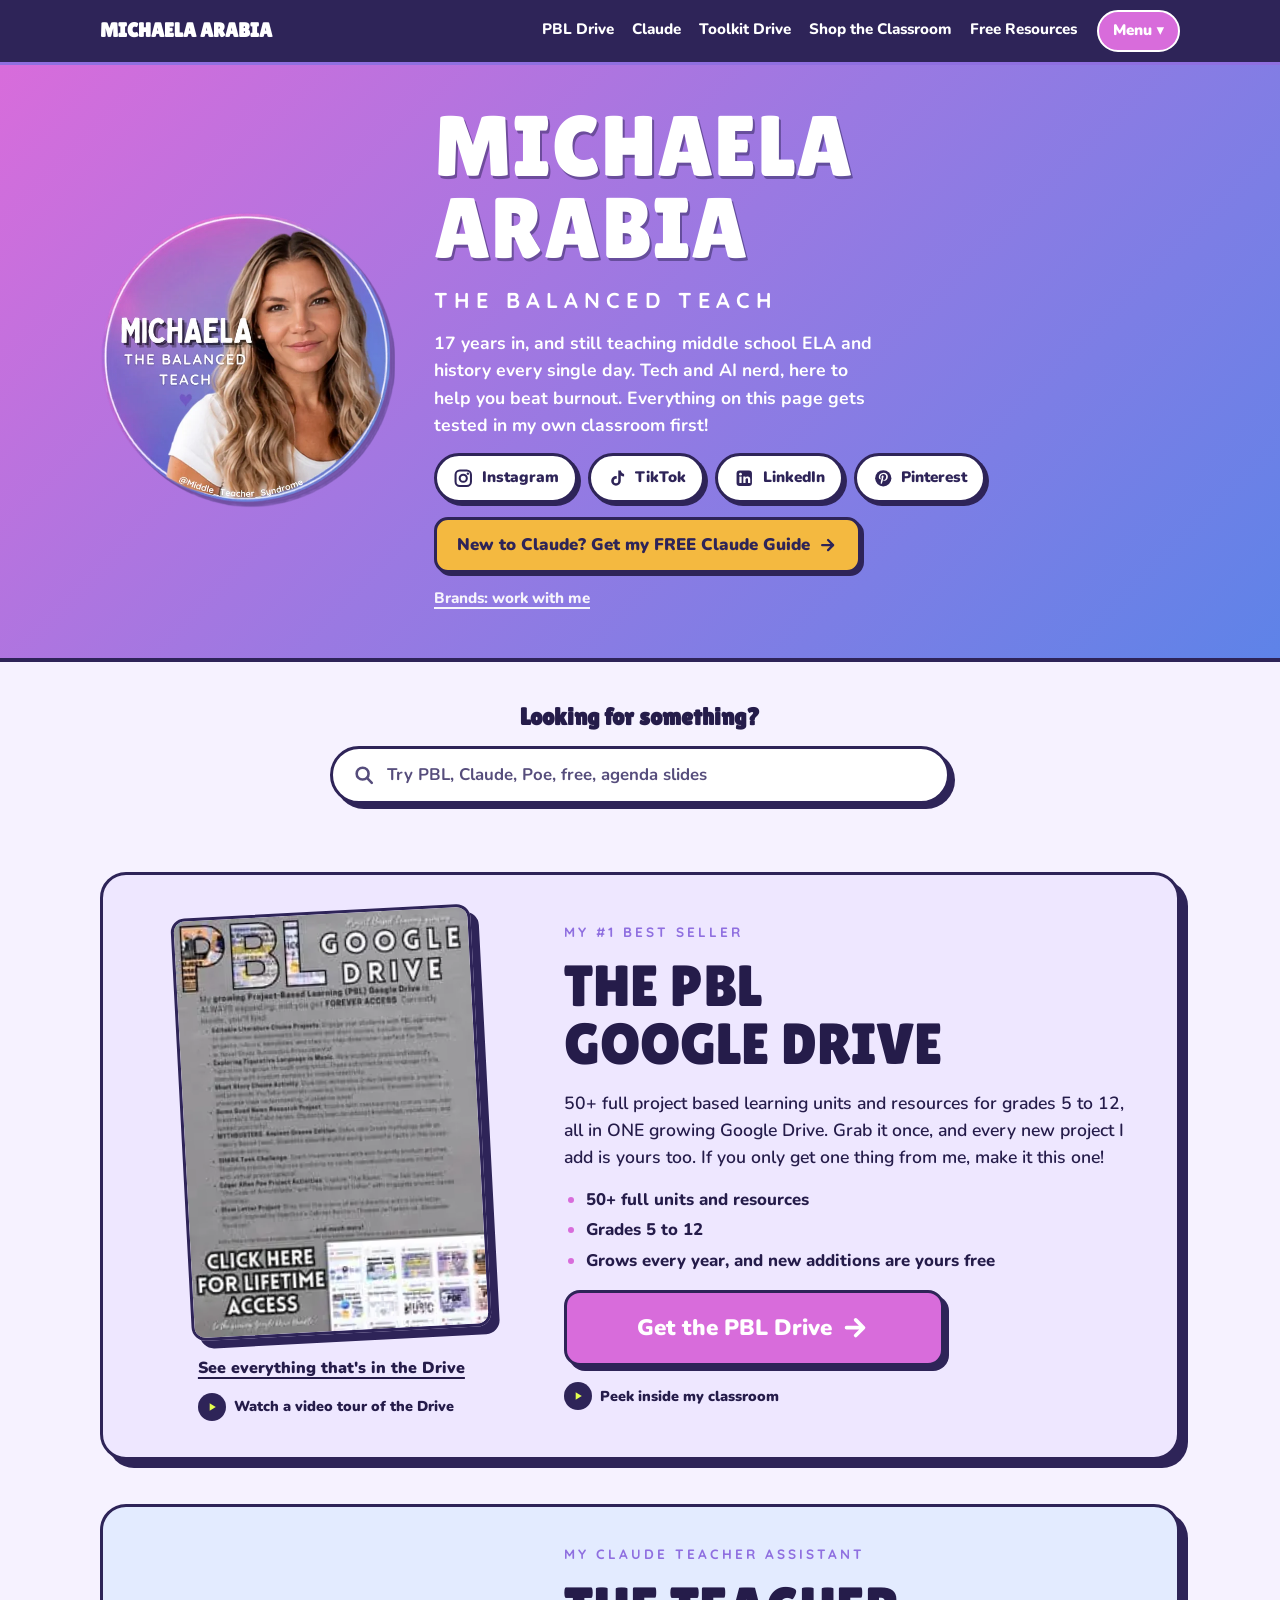
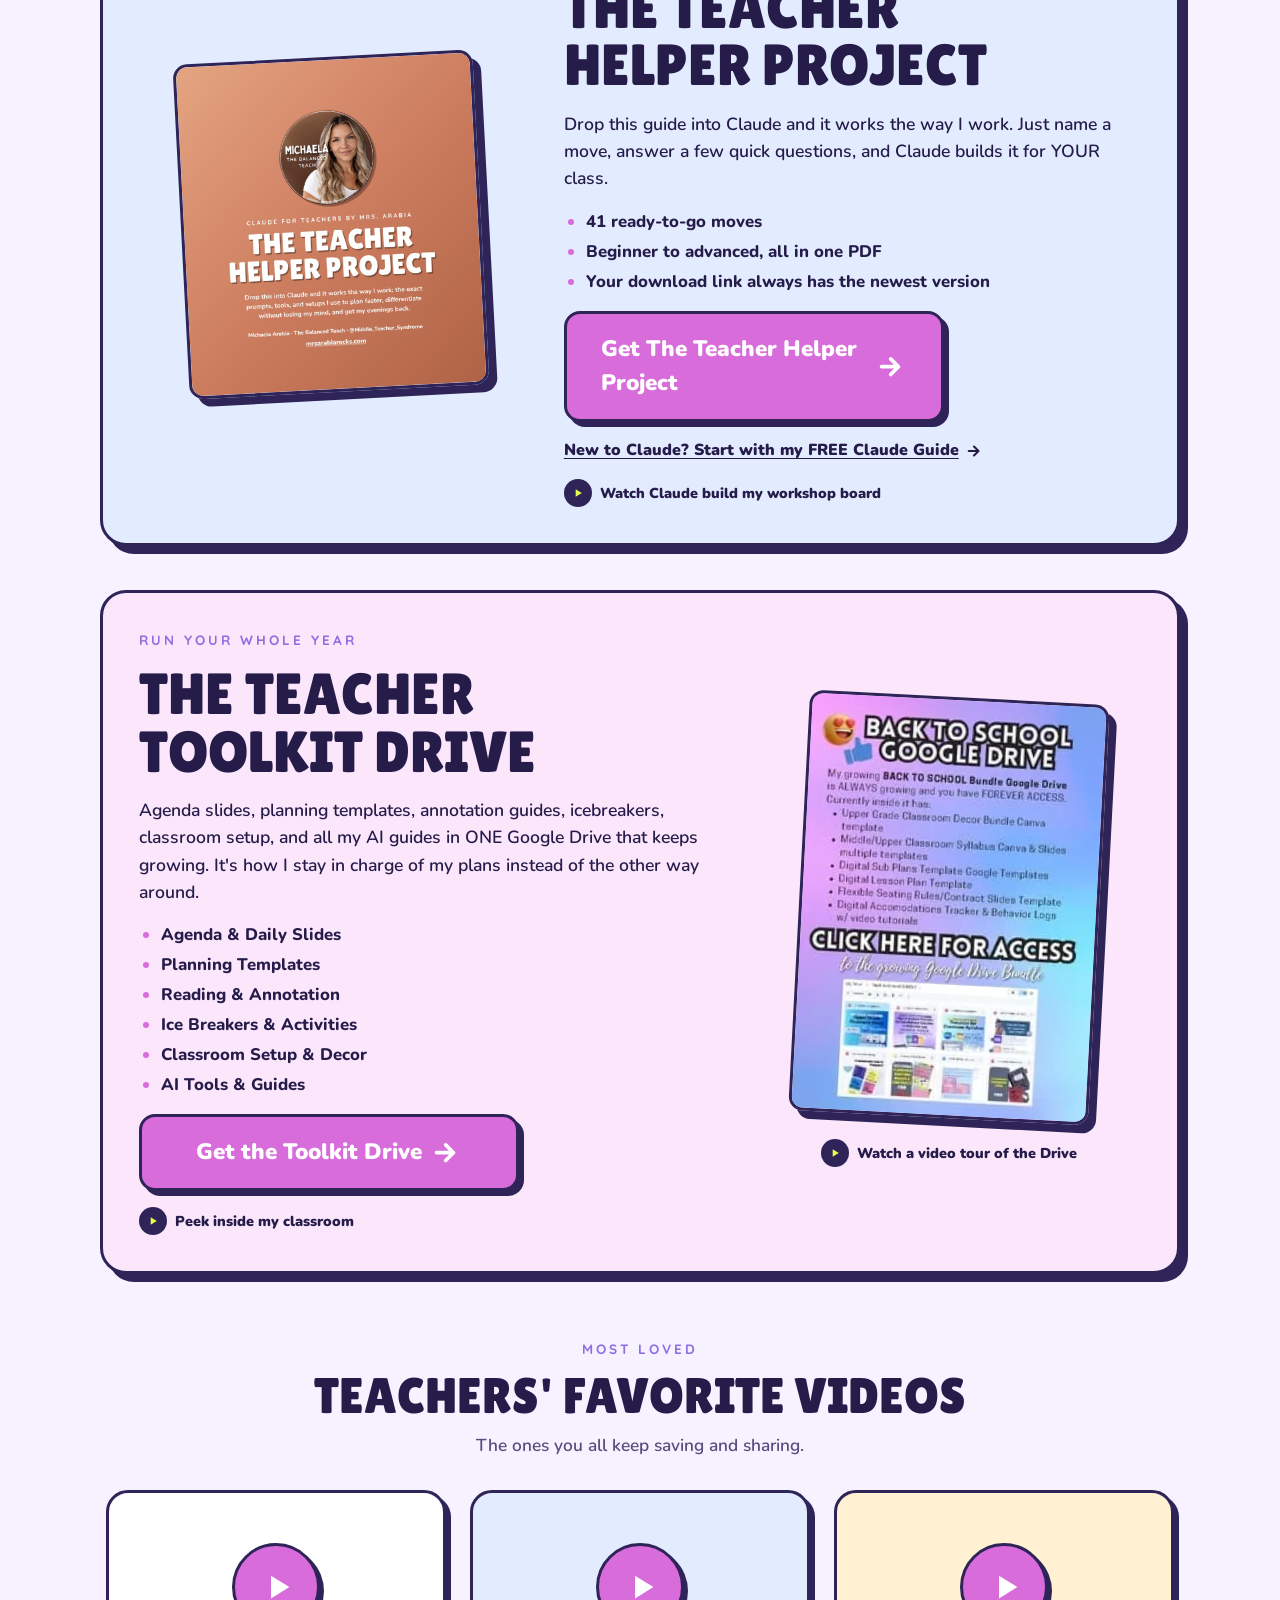
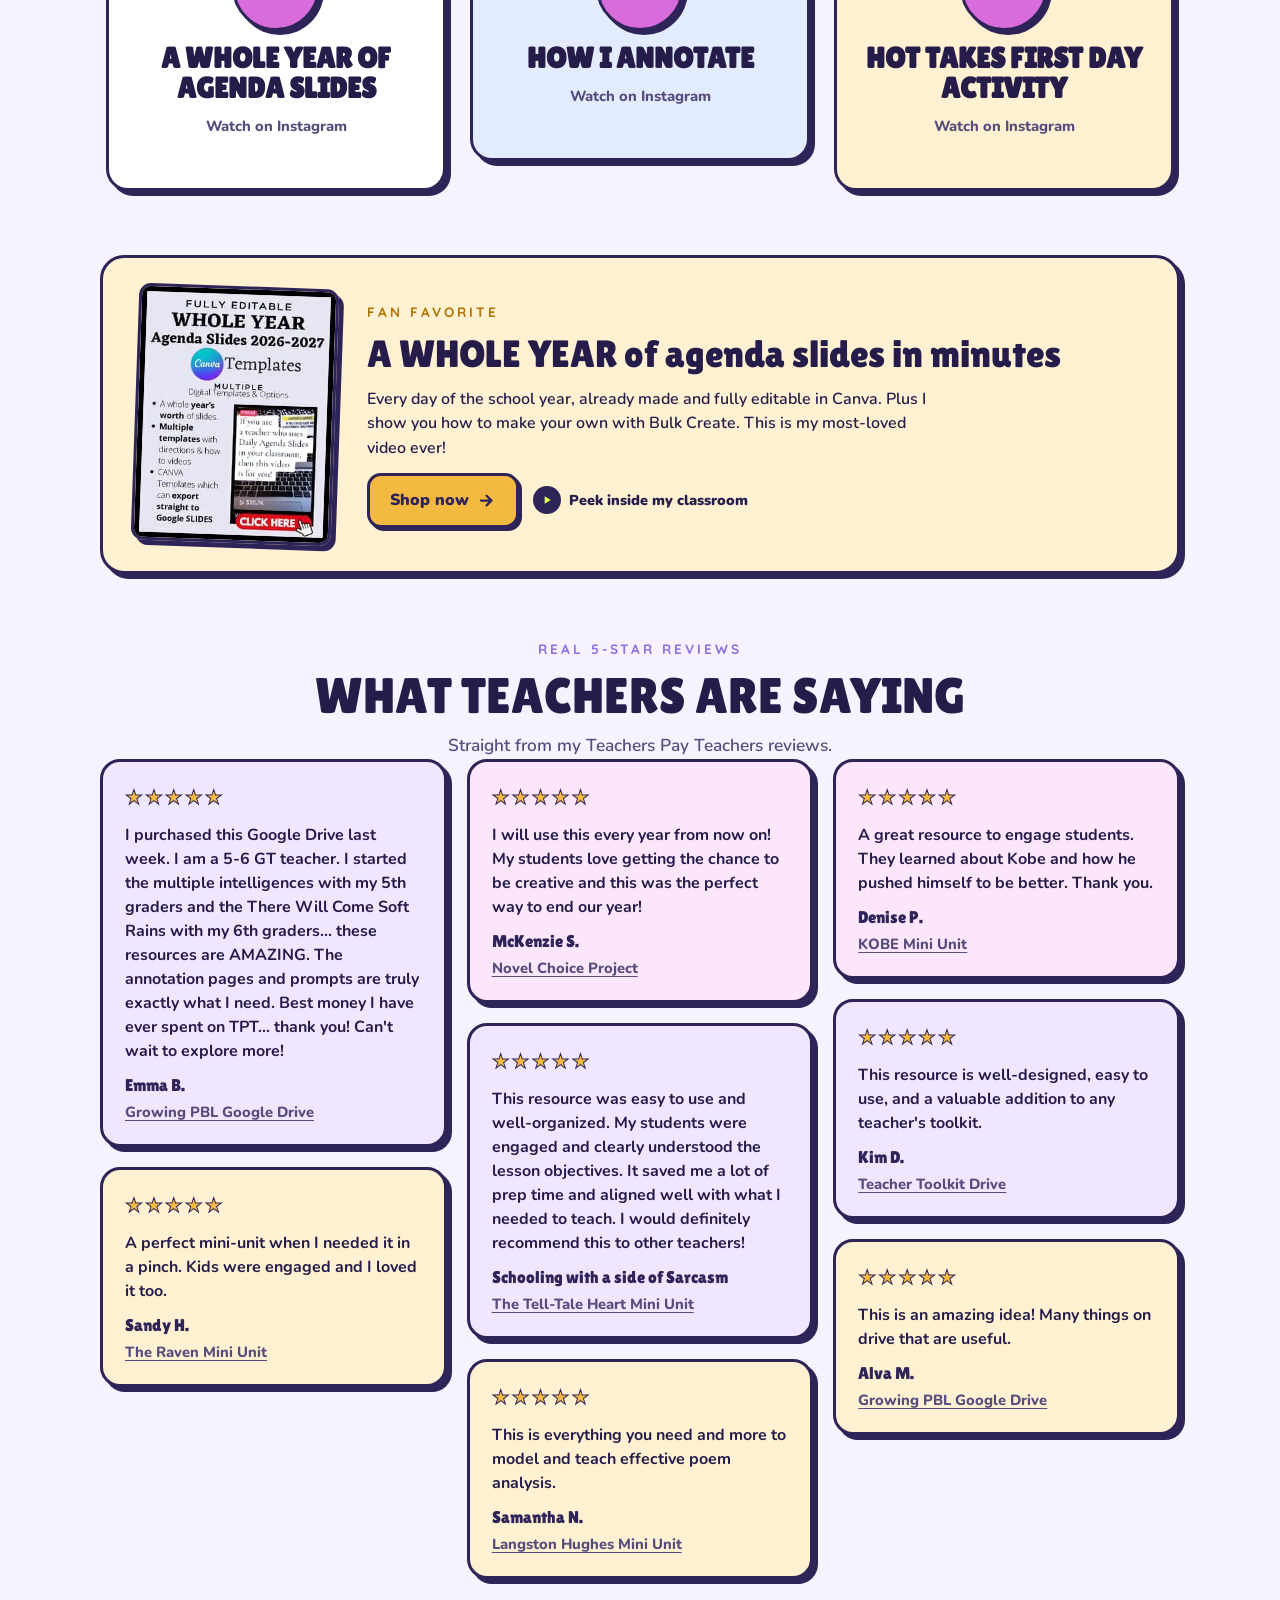
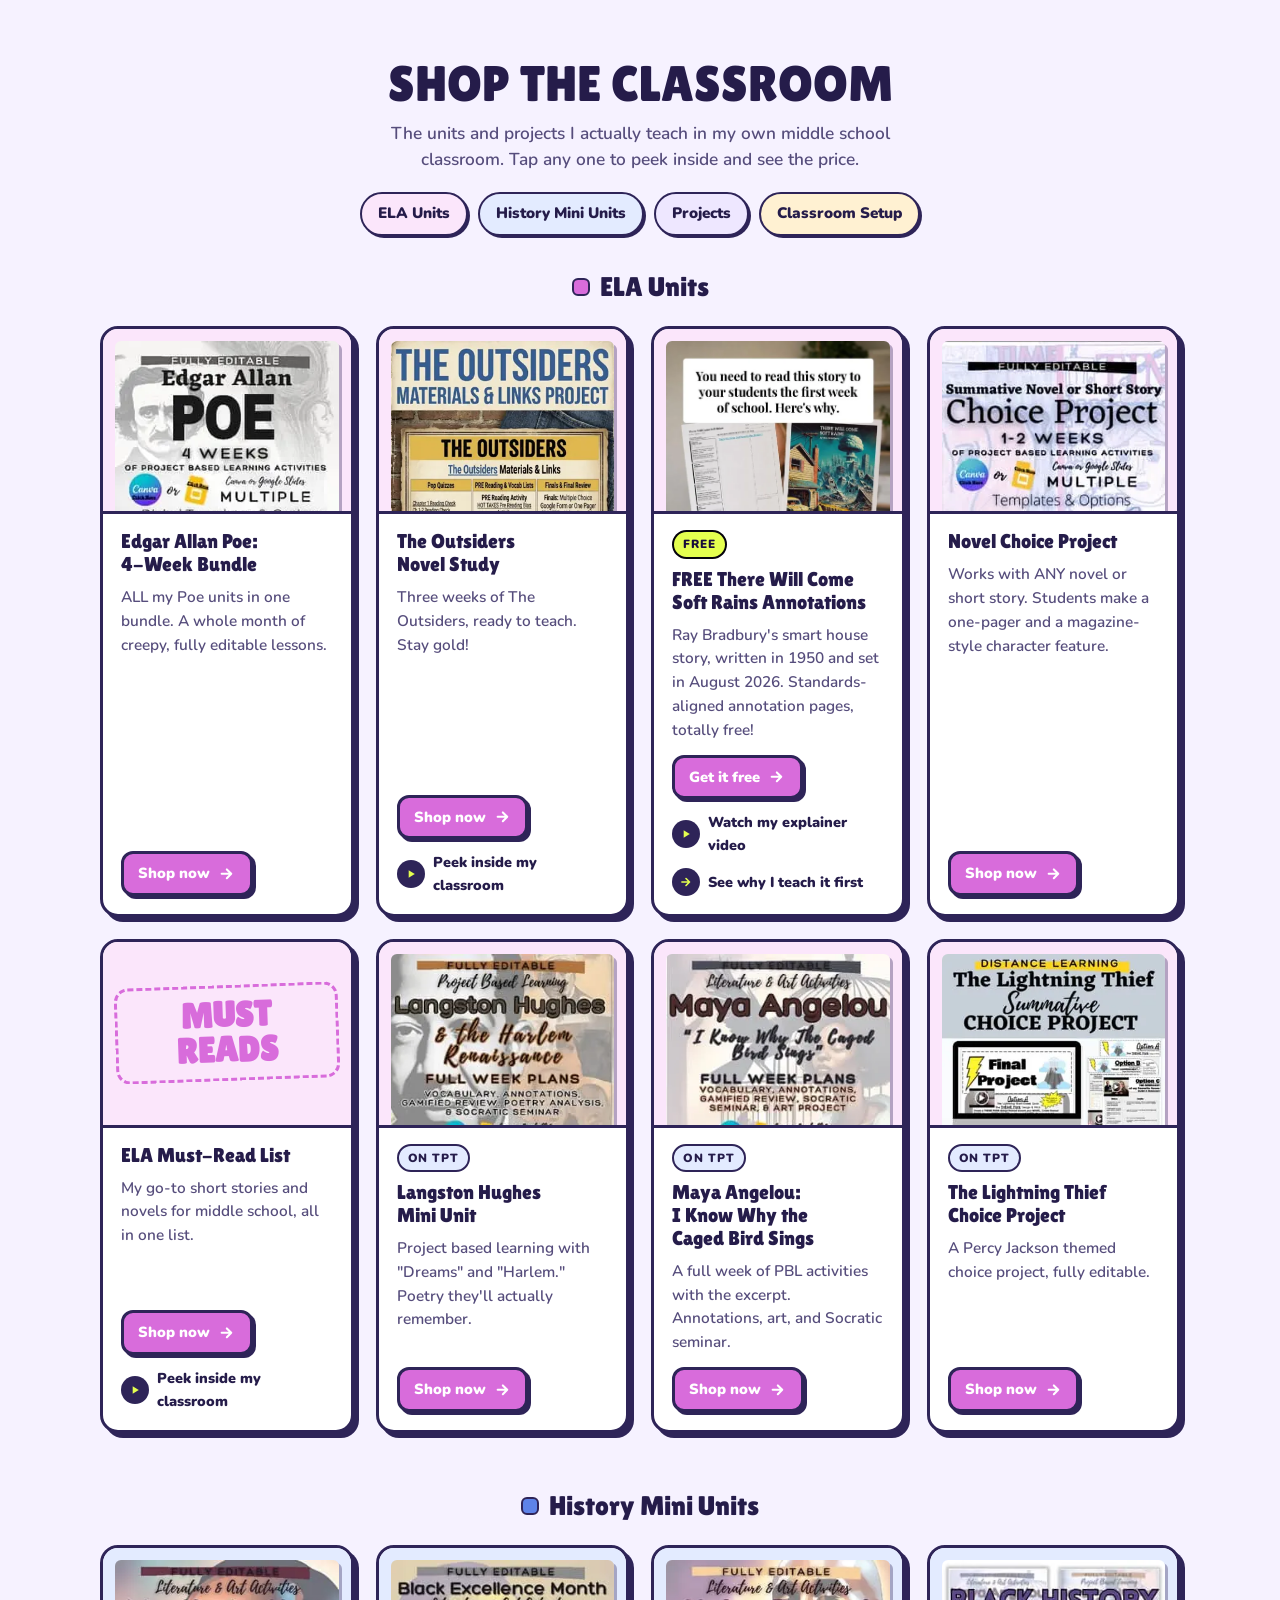
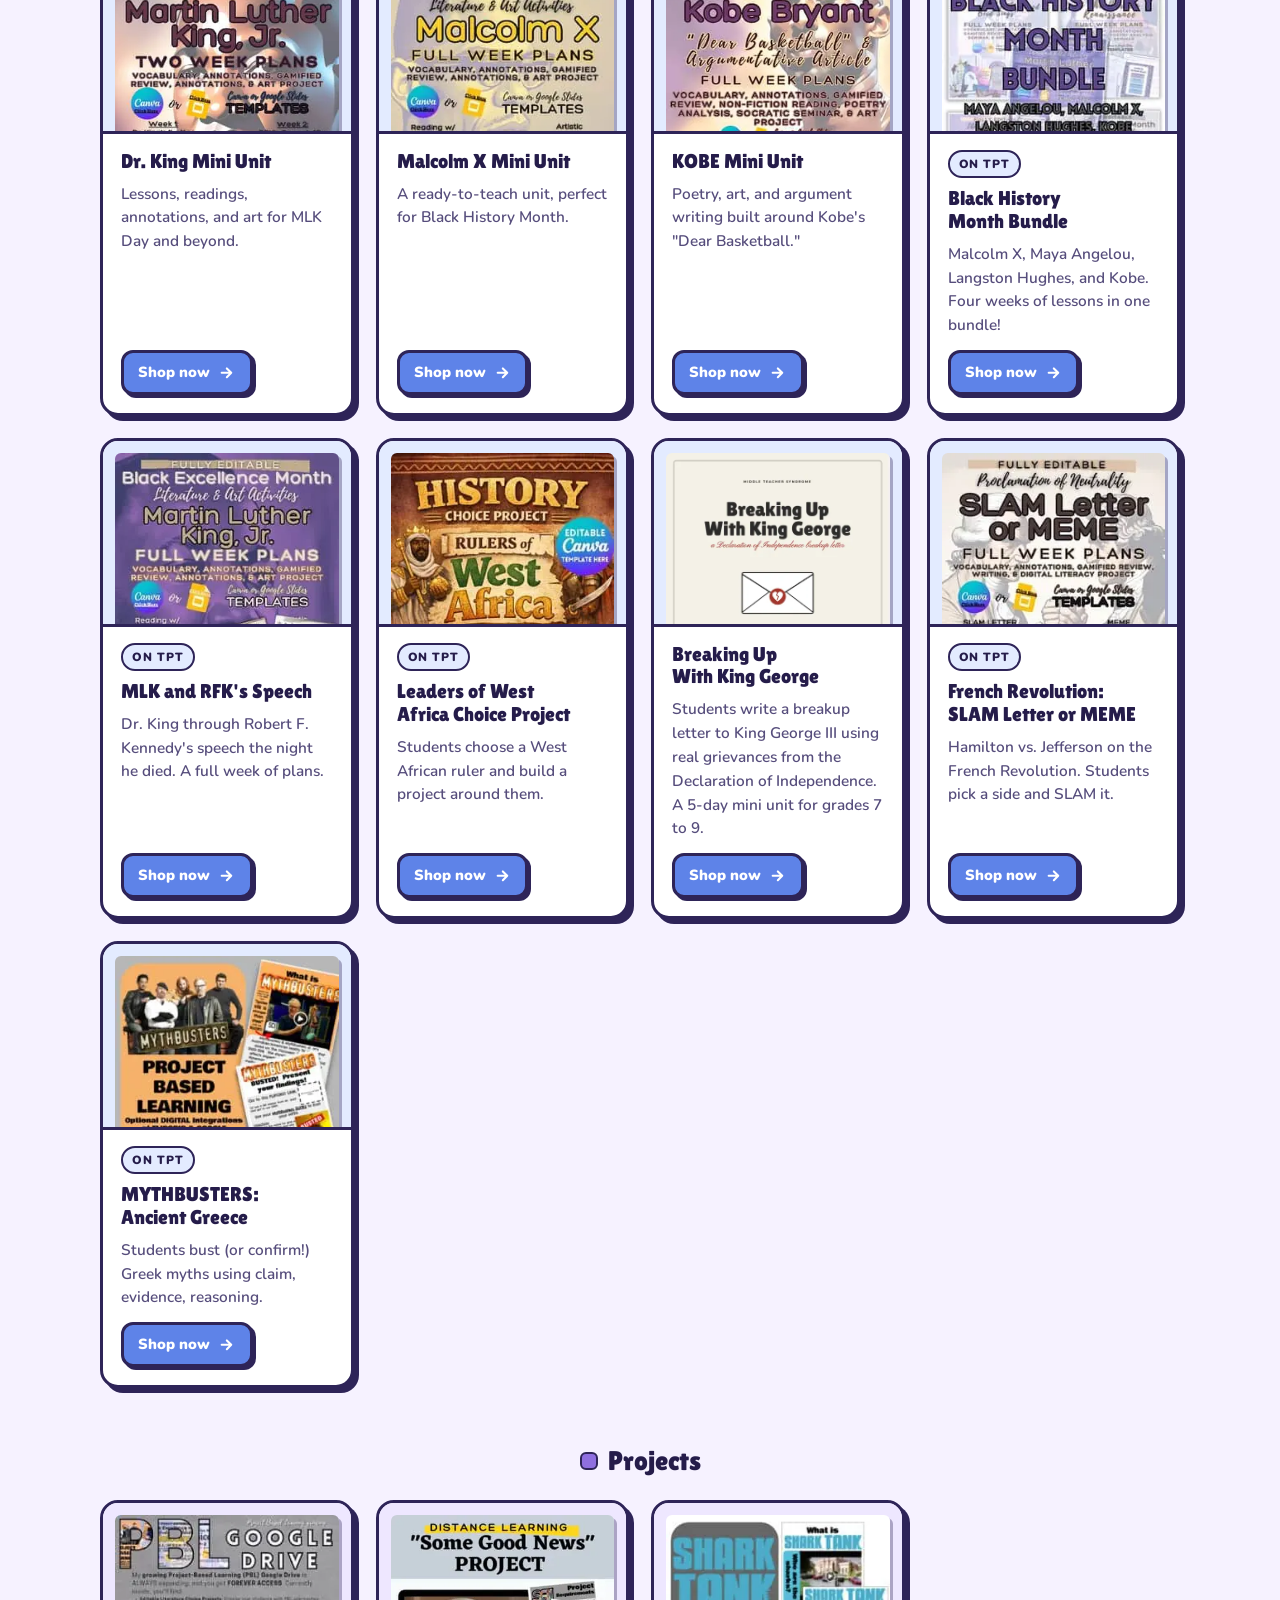
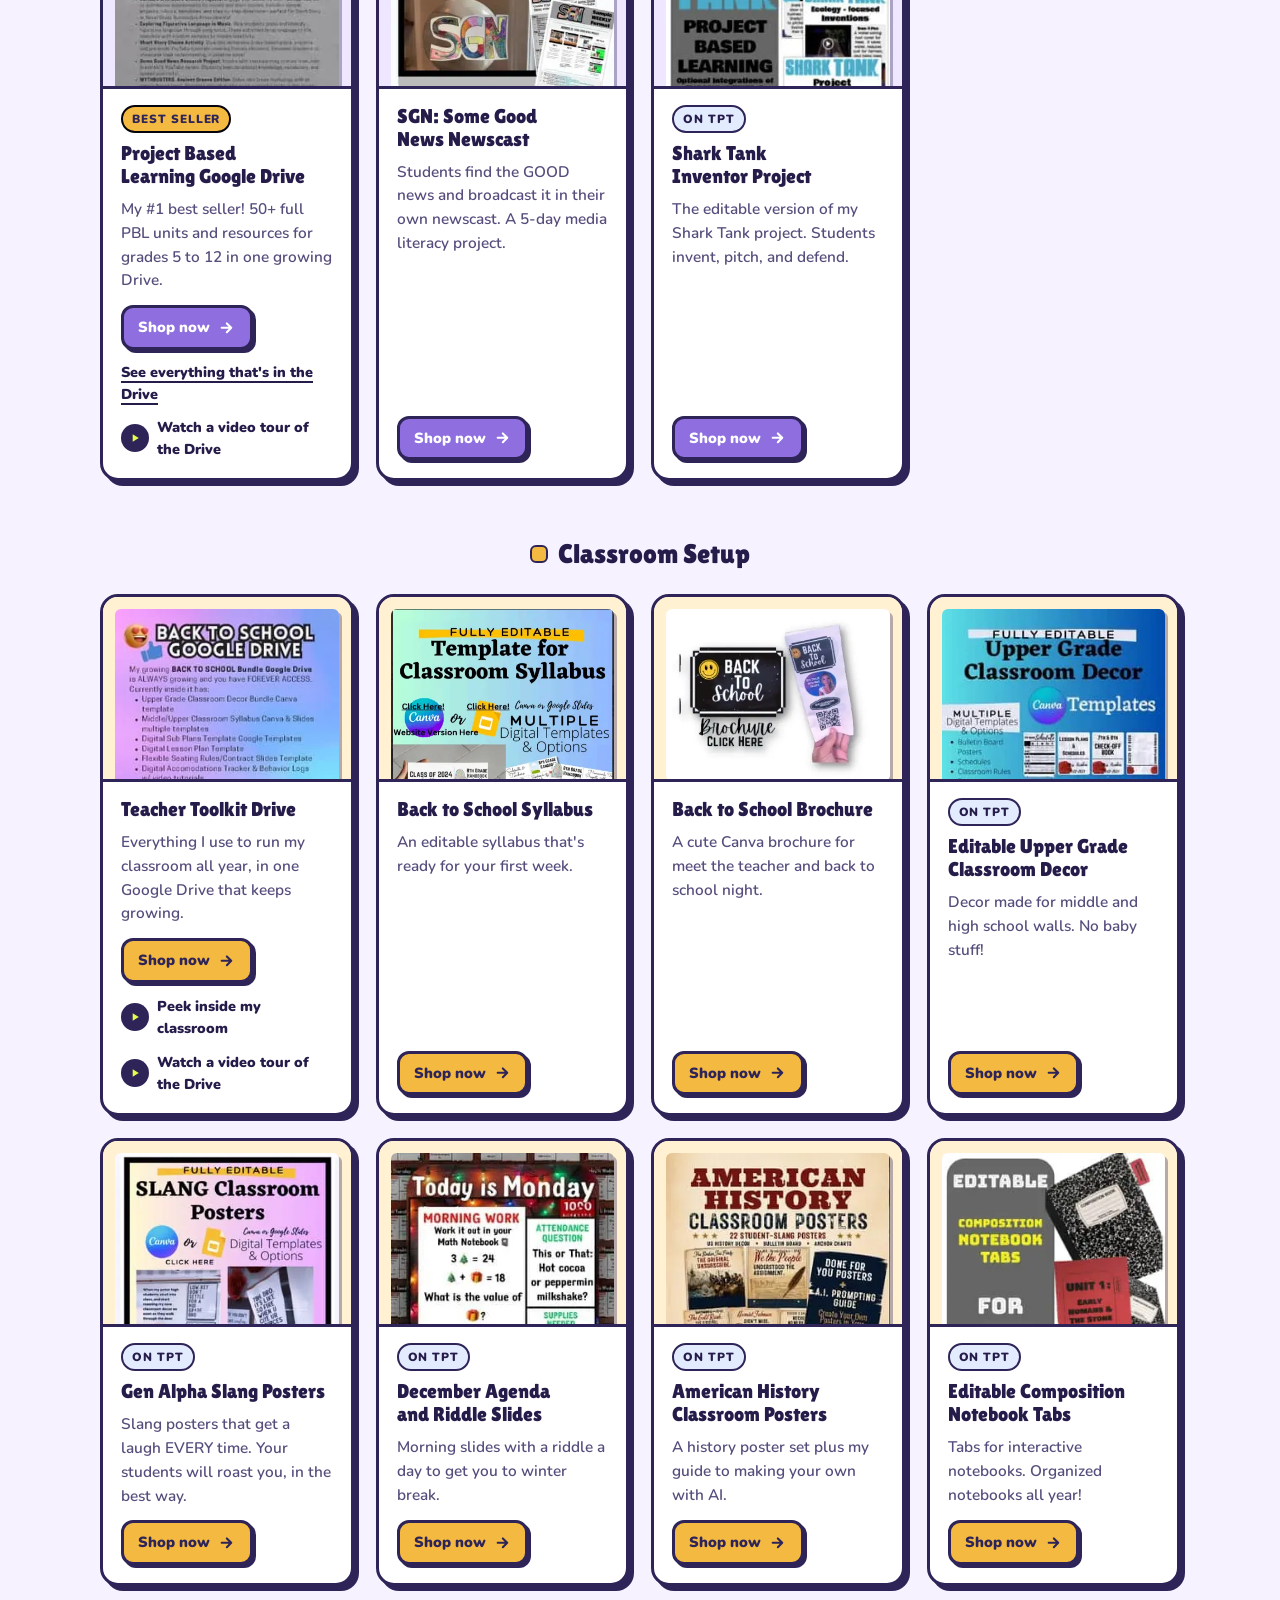
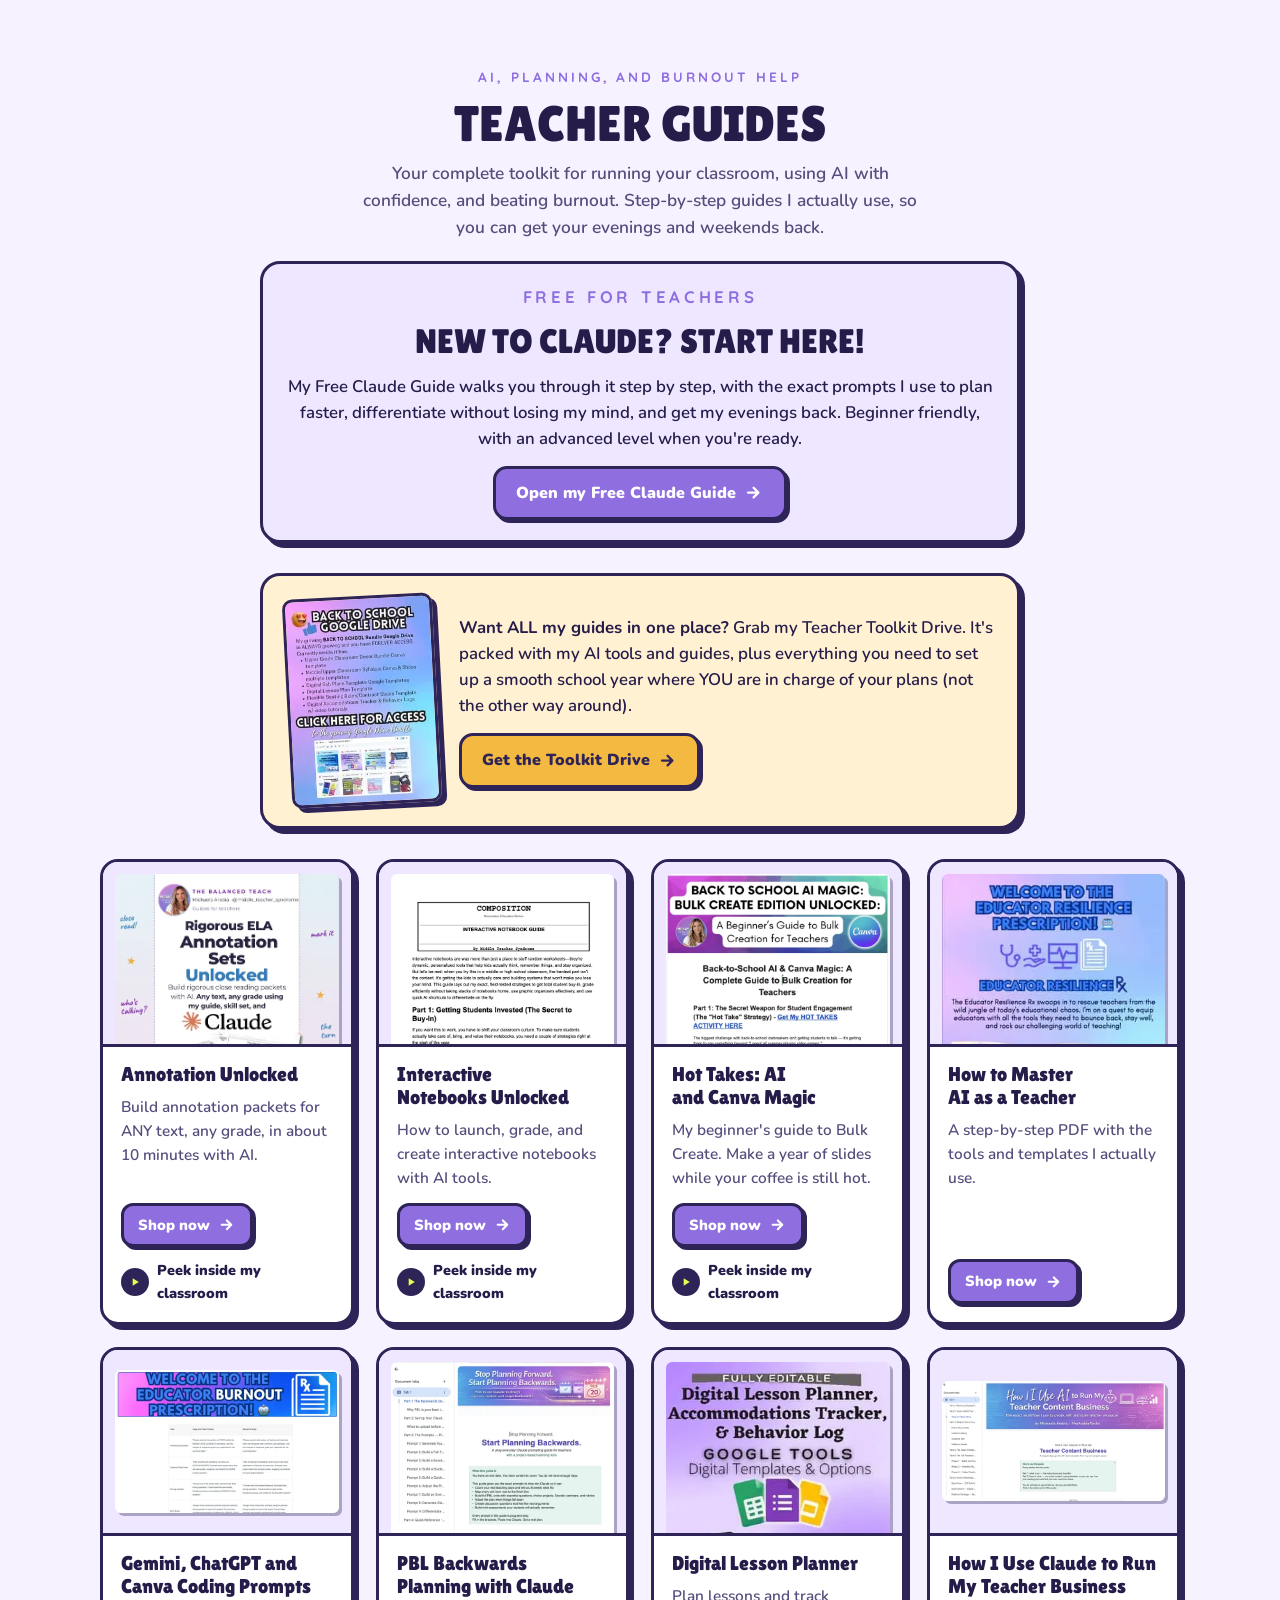
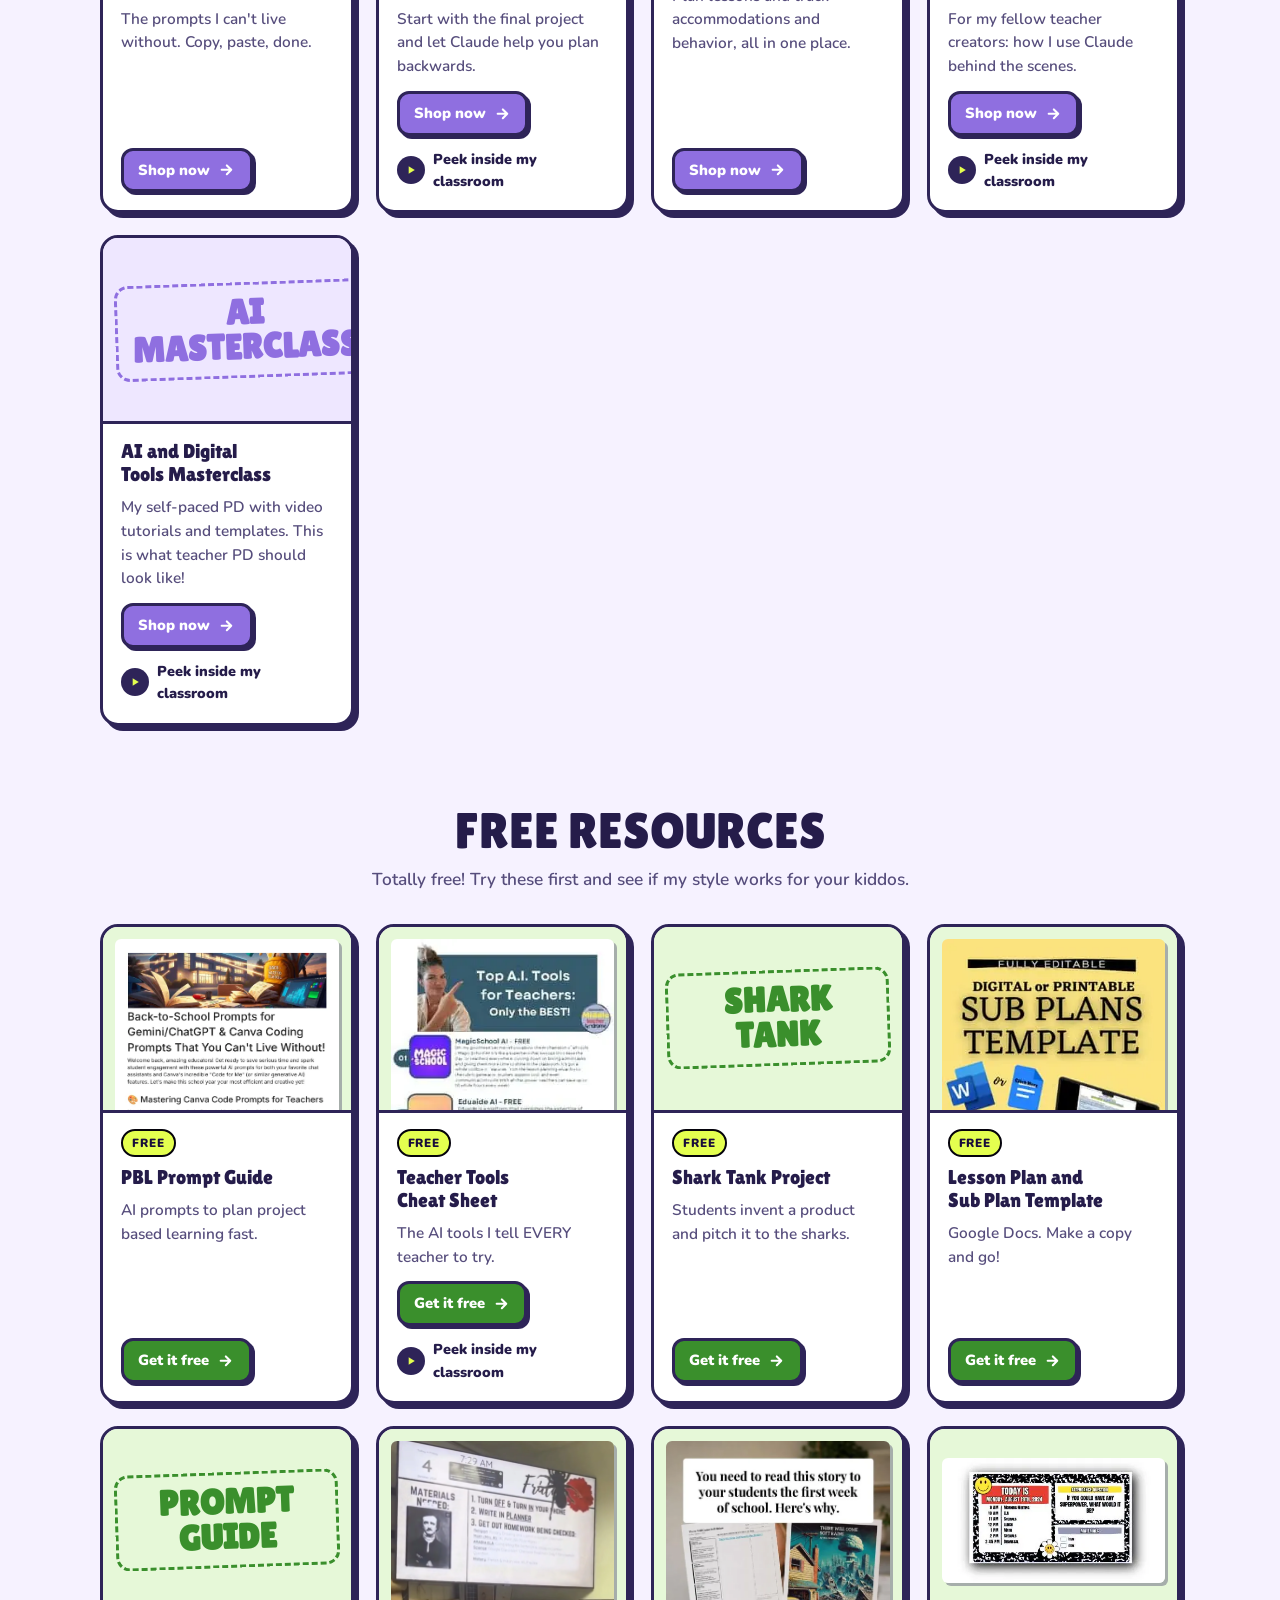
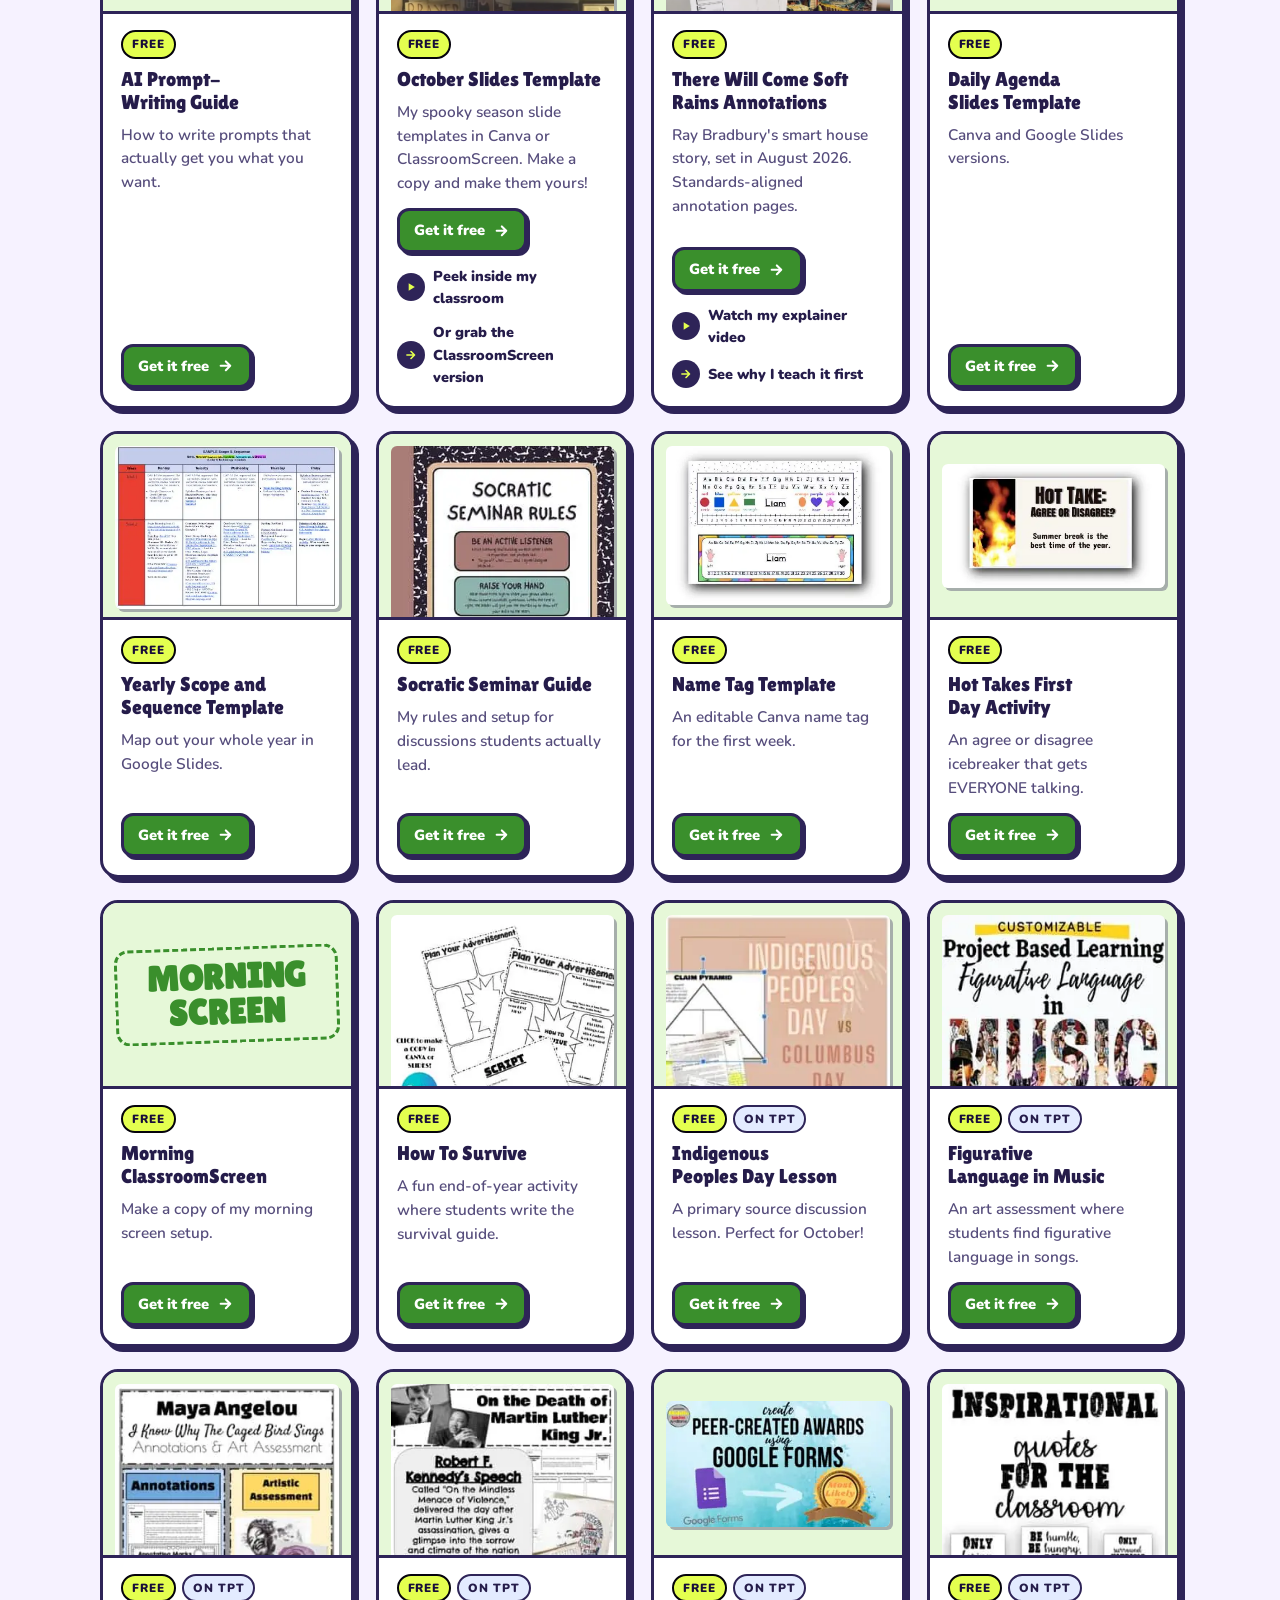
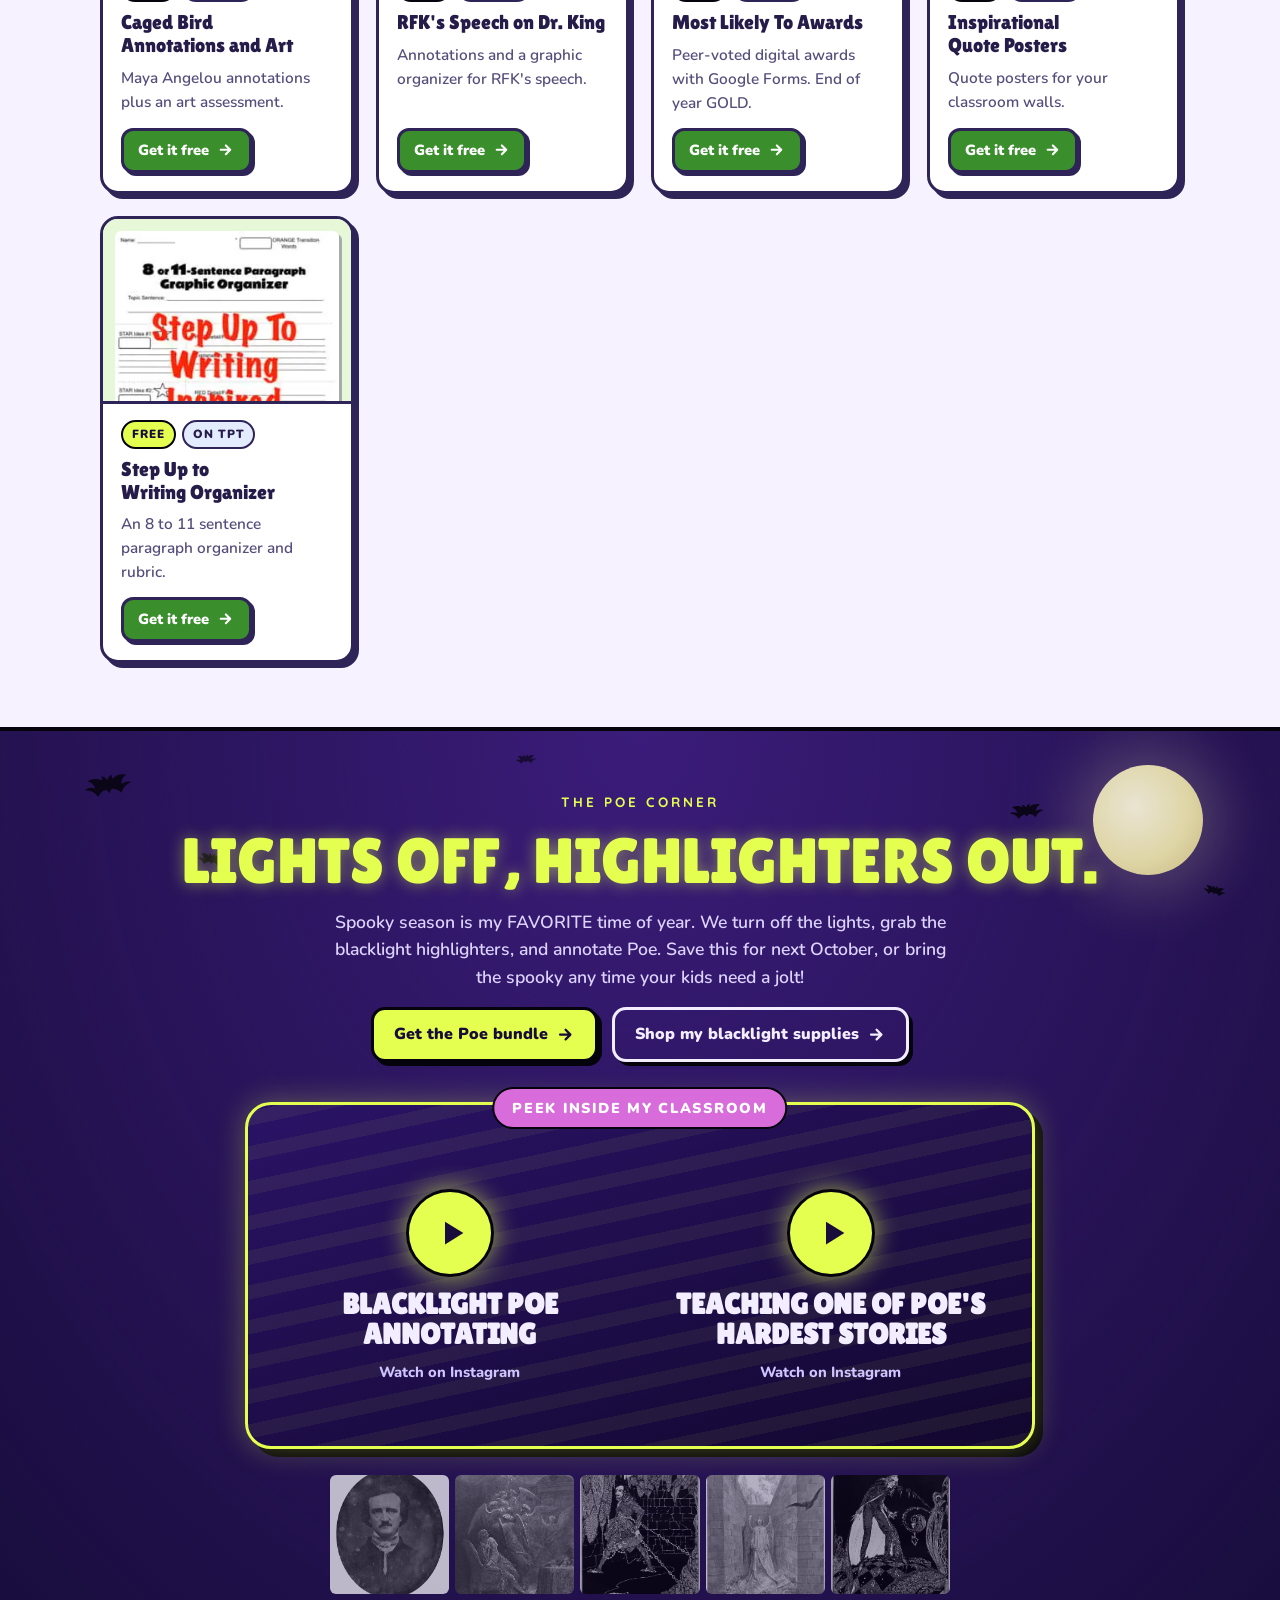
<file: index.html>
<!doctype html>
<html lang="en">
<head>
<meta charset="utf-8">
<meta name="viewport" content="width=device-width, initial-scale=1, viewport-fit=cover">
<title>Michaela Arabia: The Balanced Teach</title>
<meta name="description" content="Middle school ELA and history units, PBL, AI tools for teachers, and freebies from Michaela Arabia, The Balanced Teach.">
<link rel="icon" href="favicon.png">
<link rel="preconnect" href="https://fonts.googleapis.com">
<link rel="preconnect" href="https://fonts.gstatic.com" crossorigin>
<link rel="stylesheet" href="https://fonts.googleapis.com/css2?family=Lilita+One&family=Nunito:wght@600;700;800;900&family=Quicksand:wght@700&display=swap">
<style>
/* Layout: logo-led gradient hero, chunky sticker-style cards with solid ink offset shadows,
   centered section heads, one big best-seller block, one blacklight seasonal spotlight. */
:root {
  --paper: #F6F2FF;
  --card: #FFFFFF;
  --text: #251C4A;
  --muted: #564D7C;
  --ink: #2E2458;
  --line: #2E2458;
  --pink: #D86CDB;
  --violet: #8F6FE0;
  --blue: #5E83E8;
  --sun: #F4B940;
  --glow: #E4FF4F;
  --night: #170C3A;
  --night-2: #241455;
  --night-text: #F3EEFF;
  --tint-pink: #FBE6FB;
  --tint-blue: #E3EBFF;
  --tint-violet: #EEE7FF;
  --tint-sun: #FFF1D2;
  --tint-free: #E6F8D8;
  --free: #3A8F2C;
  --icon-cut: #FFFFFF;
  --f-display: "Lilita One", "Arial Black", "Helvetica Neue", Impact, sans-serif;
  --f-body: "Nunito", "Avenir Next", "Segoe UI", system-ui, sans-serif;
  --f-spaced: "Quicksand", "Nunito", "Avenir Next", system-ui, sans-serif;
  --shadow: 5px 5px 0 var(--ink);
  --shadow-sm: 3px 3px 0 var(--ink);
}
@media (prefers-color-scheme: dark) {
  :root:not([data-theme="light"]) {
    --paper: #120D26; --card: #1F1840; --text: #F1ECFF; --muted: #BEB4E2;
    --ink: #05030C; --line: #8F7BEB;
    --tint-pink: #3A1E45; --tint-blue: #1C2A52; --tint-violet: #2A2152; --tint-sun: #3F3118; --tint-free: #1D3A1F;
    --free: #8EDB72; --icon-cut: #2A1F55;
    color-scheme: dark;
  }
}
:root[data-theme="dark"] {
  --paper: #120D26; --card: #1F1840; --text: #F1ECFF; --muted: #BEB4E2;
  --ink: #05030C; --line: #8F7BEB;
  --tint-pink: #3A1E45; --tint-blue: #1C2A52; --tint-violet: #2A2152; --tint-sun: #3F3118; --tint-free: #1D3A1F;
  --free: #8EDB72; --icon-cut: #2A1F55;
  color-scheme: dark;
}

* { box-sizing: border-box; }
html { scroll-behavior: smooth; }
@media (prefers-reduced-motion: reduce) { html { scroll-behavior: auto; } * { transition: none !important; } }
body { margin: 0; background: var(--paper); color: var(--text); font-family: var(--f-body); font-weight: 600; font-size: 1rem; line-height: 1.55; }
a { color: inherit; }
a:focus-visible, button:focus-visible, input:focus-visible { outline: 3px solid var(--blue); outline-offset: 3px; }
svg { width: 1.2em; height: 1.2em; flex: none; }
img { max-width: 100%; }
.wrap { width: 100%; max-width: 1120px; margin-inline: auto; padding-inline: 20px; }
h1, h2, h3, h4 { margin: 0; text-wrap: balance; }
p { margin: 0; }
[hidden] { display: none !important; }

/* ---------- Hero ---------- */
.hero {
  background: linear-gradient(135deg, #D86CDB 0%, #9A79E2 48%, #5E83E8 100%);
  color: #FFFFFF; padding-block: 40px 76px; border-bottom: 4px solid var(--ink);
}
.hero-inner { display: flex; align-items: center; justify-content: center; gap: 44px; }
.logo { width: clamp(180px, 28vw, 290px); height: auto; flex: none; filter: drop-shadow(5px 5px 0 rgba(46, 36, 88, .45)); }
.hero-copy { display: grid; gap: 14px; min-width: 0; }
.hero h1 {
  font-family: var(--f-display); font-weight: 400; font-size: clamp(2.8rem, 8vw, 5.4rem); line-height: .95;
  letter-spacing: .015em; text-transform: uppercase; color: #FFFFFF;
  text-shadow: 2px 3px 0 rgba(46, 36, 88, .5);
}
.hero h1 span { display: inline-block; }
.tagline { font-family: var(--f-spaced); font-weight: 700; text-transform: uppercase; letter-spacing: .28em; font-size: clamp(1rem, 2.4vw, 1.35rem); }
.bio { max-width: 40ch; font-size: 1.1rem; font-weight: 700; }
.socials { display: flex; flex-wrap: wrap; gap: 10px; }
.social {
  display: inline-flex; align-items: center; gap: 8px; text-decoration: none;
  font-weight: 900; font-size: .95rem; padding: 10px 16px; border-radius: 999px;
  border: 3px solid var(--ink); box-shadow: var(--shadow-sm); transition: transform .12s, box-shadow .12s;
}
.social svg { width: 1.35em; height: 1.35em; }
.social-hero { background: #FFFFFF; color: #2E2458; --icon-cut: #FFFFFF; }
.brand-link { width: fit-content; color: #FFFFFF; font-weight: 800; font-size: .95rem; text-decoration: underline; text-decoration-thickness: 2px; text-underline-offset: 4px; opacity: .92; }
.brand-link:hover { opacity: 1; }
.social-about { background: var(--card); color: var(--text); border-color: var(--line); }
.social:hover { transform: translate(-2px, -2px); box-shadow: 5px 5px 0 var(--ink); }

/* ---------- Buttons ---------- */
.btn {
  display: inline-flex; align-items: center; gap: 8px; text-decoration: none; cursor: pointer;
  font-family: var(--f-body); font-weight: 900; font-size: 1rem;
  padding: 12px 20px; border-radius: 14px; border: 3px solid var(--ink);
  background: var(--pink); color: #FFFFFF; box-shadow: var(--shadow-sm); transition: transform .12s, box-shadow .12s;
}
.btn:hover { transform: translate(-2px, -2px); box-shadow: 5px 5px 0 var(--ink); }
.btn-small { padding: 8px 14px; font-size: .92rem; border-radius: 12px; }
.btn-big { font-size: 1.15rem; padding: 15px 26px; }
.btn-glow { background: var(--glow); color: #170C3A; border-color: #05030C; box-shadow: 4px 4px 0 #05030C; }
.btn-ghost { background: transparent; color: var(--night-text); border-color: var(--night-text); box-shadow: 4px 4px 0 #05030C; }
.btn-row { display: flex; flex-wrap: wrap; gap: 14px; align-items: center; }
.btn-row-center { justify-content: center; }
.peek { display: inline-flex; align-items: center; gap: 8px; font-weight: 900; font-size: .9rem; text-decoration: none; color: var(--text); }
.peek:hover span:last-child { text-decoration: underline; text-decoration-thickness: 3px; text-underline-offset: 4px; }
.peek-play { display: inline-grid; place-items: center; width: 28px; height: 28px; border-radius: 50%; background: var(--ink); color: var(--glow); flex: none; }
.peek-play svg { width: 14px; height: 14px; }

/* ---------- Quick links + search ---------- */
.quick-wrap { margin-top: -44px; position: relative; display: grid; gap: 28px; }
.quick-grid { display: grid; grid-template-columns: repeat(4, minmax(0, 1fr)); gap: 16px; }
.quick {
  display: grid; grid-template-columns: 1fr auto; grid-template-rows: auto auto; column-gap: 10px; align-items: center;
  text-decoration: none; background: var(--card); color: var(--text);
  border: 3px solid var(--line); border-radius: 18px; padding: 16px 18px; box-shadow: var(--shadow);
  transition: transform .12s, box-shadow .12s; min-width: 0;
}
.quick:hover { transform: translate(-2px, -2px); box-shadow: 7px 7px 0 var(--ink); }
.q-title { font-family: var(--f-display); font-size: 1.35rem; line-height: 1.1; }
.q-sub { grid-row: 2; font-size: .88rem; color: var(--muted); font-weight: 700; }
.q-arrow { grid-row: 1 / 3; grid-column: 2; display: grid; place-items: center; width: 38px; height: 38px; border-radius: 12px; background: var(--pink); color: #FFFFFF; border: 2px solid var(--ink); }
.quick:nth-child(2) .q-arrow { background: var(--violet); }
.quick:nth-child(3) .q-arrow { background: var(--blue); }
.quick:nth-child(4) .q-arrow { background: var(--sun); color: #2E2458; }

.search { display: grid; justify-items: center; gap: 10px; text-align: center; }
.search-label { font-family: var(--f-display); font-size: 1.5rem; }
.search-box {
  width: min(100%, 620px); display: flex; align-items: center; gap: 10px;
  background: var(--card); border: 3px solid var(--line); border-radius: 999px; padding: 6px 8px 6px 20px; box-shadow: var(--shadow);
  color: var(--muted);
}
.search-box svg { width: 22px; height: 22px; }
.search-box input { flex: 1; min-width: 0; border: 0; outline: 0; background: transparent; color: var(--text); font: 800 1.05rem/1.2 var(--f-body); padding-block: 10px; }
.search-box input::placeholder { color: var(--muted); font-weight: 700; }
.search-box:focus-within { box-shadow: 5px 5px 0 var(--blue); }
.search-clear { font: 900 .9rem var(--f-body); border: 2.5px solid var(--ink); border-radius: 999px; background: var(--sun); color: #2E2458; padding: 8px 14px; cursor: pointer; }
.search-status { font-weight: 900; color: var(--muted); min-height: 1.4em; }
.no-results { margin-top: 40px; text-align: center; font-size: 1.1rem; font-weight: 800; }

/* ---------- Best seller ---------- */
.best { margin-top: 36px; }
.best-box {
  display: grid; grid-template-columns: minmax(0, 0.8fr) minmax(0, 1.2fr); gap: 40px; align-items: center;
  background: var(--tint-violet); border: 3px solid var(--line); border-radius: 26px; padding: 36px; box-shadow: 8px 8px 0 var(--ink);
}
.best-cover { justify-self: center; display: block; max-width: 300px; width: 100%; transform: rotate(-3deg); transition: transform .15s; }
.best-cover:hover { transform: rotate(-1deg) scale(1.02); }
.best-cover img { display: block; width: 100%; height: auto; border-radius: 14px; border: 3px solid var(--ink); box-shadow: 8px 8px 0 var(--ink); }
.best-copy { display: grid; gap: 16px; min-width: 0; }
.best-title { font-family: var(--f-display); font-weight: 400; text-transform: uppercase; font-size: clamp(2.2rem, 5.5vw, 3.6rem); line-height: 1; }
.best-copy > p:not(.eyebrow) { font-size: 1.1rem; max-width: 52ch; }
.stats { list-style: none; margin: 0; padding: 0; display: flex; flex-wrap: wrap; gap: 10px; }
.stats li { font-weight: 900; padding: 8px 14px; border-radius: 12px; background: var(--card); border: 2.5px solid var(--line); box-shadow: 2px 2px 0 var(--ink); }
.stats li:first-child { background: var(--sun); color: #2E2458; border-color: var(--ink); }

/* ---------- Spotlight (blacklight) ---------- */
.spotlight {
  margin-top: 64px; padding-block: 60px;
  background: radial-gradient(120% 70% at 50% 0%, #3B1C7A 0%, rgba(59, 28, 122, 0) 65%), var(--night);
  color: var(--night-text); border-block: 4px solid #05030C;
}
.spot-head { display: grid; gap: 16px; justify-items: center; text-align: center; margin-bottom: 40px; }
.eyebrow { font-family: var(--f-spaced); font-weight: 700; text-transform: uppercase; letter-spacing: .22em; font-size: .85rem; color: var(--violet); }
.eyebrow-glow { color: var(--glow); }
.glow-title {
  font-family: var(--f-display); font-weight: 400; font-size: clamp(2.3rem, 6vw, 4rem); line-height: 1.02; text-transform: uppercase;
  color: var(--glow); text-shadow: 0 0 16px rgba(228, 255, 79, .45);
}
.spot-body { max-width: 56ch; font-size: 1.1rem; color: #DCD4FF; }
.reel {
  display: grid; justify-items: center; align-content: center; gap: 12px; text-align: center; position: relative;
  grid-row: span 2; min-height: 360px;
  text-decoration: none; color: var(--night-text); border-radius: 20px; border: 3px solid var(--glow);
  background:
    repeating-linear-gradient(-12deg, rgba(228, 255, 79, .08) 0 14px, transparent 14px 34px),
    linear-gradient(160deg, #2A1366 0%, #12072E 100%);
  box-shadow: 0 0 26px rgba(228, 255, 79, .3), 6px 6px 0 #05030C;
  padding: 56px 24px 28px; transition: transform .15s;
}
.reel:hover { transform: translate(-2px, -2px) rotate(-.5deg); }
.reel-label { position: absolute; top: 16px; left: 16px; font-weight: 900; font-size: .78rem; text-transform: uppercase; letter-spacing: .1em; background: var(--pink); color: #FFFFFF; padding: 6px 10px; border-radius: 999px; border: 2px solid #05030C; }
.reel-play { display: grid; place-items: center; width: 88px; height: 88px; border-radius: 50%; background: var(--glow); color: #170C3A; border: 3px solid #05030C; box-shadow: 0 0 26px rgba(228, 255, 79, .65); }
.reel-play svg { width: 42px; height: 42px; margin-left: 4px; }
.reel-title { font-family: var(--f-display); font-size: 1.8rem; line-height: 1.05; text-transform: uppercase; }
.reel-sub { font-weight: 800; font-size: .92rem; color: #CFC4FF; }

/* ---------- Cards ---------- */
.grid { display: grid; grid-template-columns: repeat(auto-fill, minmax(min(100%, 250px), 1fr)); gap: 22px; }
.card {
  display: flex; flex-direction: column; min-width: 0;
  background: var(--card); color: var(--text); border: 3px solid var(--line); border-radius: 18px;
  box-shadow: var(--shadow); overflow: hidden;
}
.cover { aspect-ratio: 4 / 3; background: var(--card-tint, var(--tint-violet)); border-bottom: 3px solid var(--line); display: grid; place-items: center; padding: 12px; overflow: hidden; }
.cover img { max-height: 100%; width: auto; max-width: 100%; object-fit: contain; border-radius: 6px; box-shadow: 3px 3px 0 rgba(46, 36, 88, .35); }
.cover-text span {
  font-family: var(--f-display); font-size: clamp(1.6rem, 3.4vw, 2.2rem); line-height: 1; text-transform: uppercase; text-align: center;
  color: var(--card-accent, var(--violet)); padding: 10px 14px; border: 3px dashed currentColor; border-radius: 14px; transform: rotate(-2deg);
}
.card-body { display: flex; flex-direction: column; gap: 9px; padding: 16px 18px 18px; flex: 1; }
.card-tags { display: flex; flex-wrap: wrap; gap: 6px; }
.card-tags:empty { display: none; }
.card h4 { font-family: var(--f-display); font-weight: 400; font-size: 1.28rem; line-height: 1.12; }
.card p { color: var(--muted); font-size: .96rem; flex: 1; }
.card-actions { display: flex; flex-wrap: wrap; align-items: center; gap: 12px 16px; margin-top: 4px; }
.card-pink { --card-accent: var(--pink); --card-tint: var(--tint-pink); }
.card-blue { --card-accent: var(--blue); --card-tint: var(--tint-blue); }
.card-violet { --card-accent: var(--violet); --card-tint: var(--tint-violet); }
.card-sun { --card-accent: #C98A0E; --card-tint: var(--tint-sun); }
.card-free { --card-accent: var(--free); --card-tint: var(--tint-free); }
.card-sun .btn { background: var(--sun); color: #2E2458; }
.card-blue .btn { background: var(--blue); }
.card-violet .btn { background: var(--violet); }
.card-free .btn { background: var(--free); color: #FFFFFF; }
.tag { font-size: .74rem; font-weight: 900; text-transform: uppercase; letter-spacing: .08em; padding: 3px 9px; border-radius: 999px; border: 2px solid var(--line); background: var(--tint-blue); color: var(--text); }
.tag-free { background: var(--glow); color: #170C3A; border-color: #05030C; }
.tag-best { background: var(--sun); color: #2E2458; border-color: #05030C; }

.grid-night .card { background: var(--night-2); color: var(--night-text); border-color: #6C4FD6; box-shadow: 5px 5px 0 #05030C; --card-accent: var(--glow); --card-tint: #2E1A6B; }
.grid-night .cover { border-color: #6C4FD6; }
.grid-night .card p { color: #CFC4FF; }
.grid-night .card .btn { background: var(--glow); color: #170C3A; border-color: #05030C; box-shadow: 3px 3px 0 #05030C; }
.grid-night .peek { color: var(--night-text); }
.grid-night .peek-play { background: var(--glow); color: #170C3A; }
.grid-night .tag { background: var(--glow); color: #170C3A; border-color: #05030C; }

/* ---------- Fan favorite ---------- */
.fan { margin-top: 64px; }
.fan-box {
  display: grid; grid-template-columns: 200px minmax(0, 1fr); gap: 32px; align-items: center;
  background: var(--tint-sun); border: 3px solid var(--line); border-radius: 24px; padding: 28px 32px; box-shadow: var(--shadow);
}
.fan-cover { width: 100%; height: auto; border-radius: 12px; border: 3px solid var(--ink); box-shadow: 5px 5px 0 var(--ink); transform: rotate(2deg); }
.fan-copy { display: grid; gap: 12px; min-width: 0; }
.fan-copy h2 { font-family: var(--f-display); font-weight: 400; font-size: clamp(1.7rem, 4vw, 2.4rem); line-height: 1.05; }
.fan-copy p:not(.eyebrow) { max-width: 58ch; }
.fan .eyebrow { color: #B07400; }
.fan .btn { background: var(--sun); color: #2E2458; }

/* ---------- Sections ---------- */
.block { margin-top: 80px; display: grid; gap: 30px; }
.block-head { display: grid; gap: 12px; justify-items: center; text-align: center; }
.section-title { font-family: var(--f-display); font-weight: 400; text-transform: uppercase; font-size: clamp(2.1rem, 5vw, 3.1rem); line-height: 1; color: var(--text); }
.block-sub { color: var(--muted); max-width: 58ch; font-size: 1.08rem; }
.chips { display: flex; flex-wrap: wrap; justify-content: center; gap: 10px; margin-top: 6px; }
.chip { text-decoration: none; font-weight: 900; font-size: .95rem; padding: 8px 16px; border-radius: 999px; border: 2.5px solid var(--line); background: var(--card); box-shadow: 2px 2px 0 var(--ink); transition: transform .12s, box-shadow .12s; }
.chip:hover { transform: translate(-1px, -1px); box-shadow: 3px 3px 0 var(--ink); }
.chip-pink { background: var(--tint-pink); } .chip-blue { background: var(--tint-blue); } .chip-violet { background: var(--tint-violet); } .chip-sun { background: var(--tint-sun); }
.group { display: grid; gap: 18px; scroll-margin-top: 20px; }
.group + .group { margin-top: 22px; }
.group-title { font-family: var(--f-display); font-weight: 400; font-size: 1.7rem; display: flex; align-items: center; justify-content: center; gap: 10px; }
.dot { width: 18px; height: 18px; border-radius: 6px; border: 2.5px solid var(--line); flex: none; }
.dot-pink { background: var(--pink); } .dot-blue { background: var(--blue); } .dot-violet { background: var(--violet); } .dot-sun { background: var(--sun); }

/* ---------- About ---------- */
.about { margin-top: 88px; display: grid; grid-template-columns: 200px minmax(0, 1fr); gap: 34px; align-items: center; }
.about-logo { width: 200px; height: auto; }
.about-copy { display: grid; gap: 12px; background: var(--tint-violet); border: 3px solid var(--line); border-radius: 24px; padding: 28px; box-shadow: var(--shadow); }
.about-copy p { max-width: 62ch; font-size: 1.06rem; }
.about-copy .socials { margin-top: 6px; }

/* ---------- Footer ---------- */
.foot { margin-top: 80px; background: var(--ink); color: #F3EEFF; padding-block: 40px; border-top: 4px solid var(--violet); }
.foot-inner { display: grid; gap: 18px; justify-items: center; text-align: center; }
.foot-name { font-family: var(--f-display); font-size: 1.8rem; text-transform: uppercase; }
.foot-name span { display: block; font-family: var(--f-spaced); font-size: .9rem; letter-spacing: .25em; color: #CFC4FF; }
.foot .socials { justify-content: center; }
.social-foot { background: transparent; color: #FFFFFF; border-color: #FFFFFF; box-shadow: 3px 3px 0 var(--violet); --icon-cut: #2E2458; }
.foot-small { font-size: .88rem; color: #B9AEE0; }

/* ---------- Narrow screens ---------- */
@media (max-width: 860px) {
  .quick-grid { grid-template-columns: repeat(2, minmax(0, 1fr)); }
  .best-box { grid-template-columns: minmax(0, 1fr); text-align: center; justify-items: center; padding: 28px 22px; }
  .best-copy { justify-items: center; }
  .stats, .best-copy .btn-row { justify-content: center; }
  .reel { grid-row: auto; min-height: 300px; }
}
@media (max-width: 640px) {
  .wrap { padding-inline: 16px; }
  .hero { padding-block: 28px 66px; }
  .hero-inner { flex-direction: column; text-align: center; gap: 18px; }
  .hero-copy { justify-items: center; }
  .socials { justify-content: center; }
  .quick-grid { grid-template-columns: minmax(0, 1fr); gap: 12px; }
  .fan-box { grid-template-columns: minmax(0, 1fr); text-align: center; justify-items: center; padding: 24px 20px; }
  .fan-cover { width: 160px; }
  .fan-copy .btn-row { justify-content: center; }
  .about { grid-template-columns: minmax(0, 1fr); justify-items: center; text-align: center; }
  .about-logo { width: 150px; }
  .about-copy .socials { justify-content: center; }
}

/* ---------- Drive window previews ---------- */
.best-inside { grid-column: 1 / -1; display: grid; gap: 12px; justify-items: center; }
.inside-label { font-family: var(--f-display); font-size: 1.4rem; }
.drive { width: min(100%, 760px); background: var(--card); color: var(--text); border: 3px solid var(--line); border-radius: 16px; overflow: hidden; box-shadow: var(--shadow); text-align: left; }
.drive-bar { display: flex; align-items: center; gap: 7px; padding: 10px 14px; background: var(--tint-blue); border-bottom: 3px solid var(--line); }
.drive-bar span { width: 12px; height: 12px; border-radius: 50%; border: 2px solid var(--line); background: var(--pink); }
.drive-bar span:nth-child(2) { background: var(--sun); }
.drive-bar span:nth-child(3) { background: var(--free); }
.drive-bar b { margin-left: 8px; font-weight: 900; font-size: .92rem; min-width: 0; overflow: hidden; text-overflow: ellipsis; white-space: nowrap; }
.drive ul { list-style: none; margin: 0; padding: 8px; display: grid; grid-template-columns: repeat(auto-fill, minmax(min(100%, 220px), 1fr)); gap: 6px; }
.drive li { display: flex; align-items: center; gap: 10px; padding: 9px 12px; border-radius: 10px; background: var(--paper); font-weight: 800; font-size: .93rem; line-height: 1.25; min-width: 0; }
.drive li svg { color: var(--violet); width: 1.3em; height: 1.3em; }
.drive-small { box-shadow: none; border-width: 2px; margin-top: 10px; }
.drive-small ul { grid-template-columns: minmax(0, 1fr); padding: 6px; gap: 4px; }
.drive-small li { padding: 7px 10px; font-size: .86rem; }
.inside summary { cursor: pointer; font-weight: 900; font-size: .9rem; color: var(--text); text-decoration: underline; text-decoration-thickness: 2px; text-underline-offset: 3px; margin-top: 4px; }

/* ---------- Live Instagram embed (site only) ---------- */
.reel-embed { padding: 48px 12px 12px; align-content: start; }
.reel-embed .instagram-media { margin: 0 auto !important; min-width: 0 !important; width: 100% !important; max-width: 400px !important; border-radius: 14px !important; background: transparent !important; border: 0 !important; }
.reel-fallback { display: grid; justify-items: center; gap: 12px; padding: 40px 12px; text-decoration: none; color: var(--night-text); }

/* ---------- Quick links moved to bottom ---------- */
.quick-wrap { margin-top: 36px; }
.hero { padding-block: 40px 48px; }
@media (max-width: 640px) { .hero { padding-block: 28px 40px; } }

/* ---------- Back to School Drive callout ---------- */
.cta-box { display: grid; gap: 14px; justify-items: center; max-width: 680px; margin-top: 8px; padding: 20px 24px; background: var(--tint-sun); border: 3px solid var(--line); border-radius: 20px; box-shadow: var(--shadow); }
.cta-box p { font-size: 1.05rem; }
.cta-box .btn { background: var(--sun); color: #2E2458; }
.cta-box { grid-template-columns: 150px minmax(0, 1fr); align-items: center; justify-items: start; text-align: left; max-width: 760px; gap: 22px; }
.cta-cover { display: block; transform: rotate(-3deg); }
.cta-cover img { display: block; width: 100%; height: auto; border-radius: 10px; border: 3px solid var(--ink); box-shadow: 5px 5px 0 var(--ink); }
.cta-copy { display: grid; gap: 14px; justify-items: start; min-width: 0; }
@media (max-width: 640px) {
  .cta-box { grid-template-columns: minmax(0, 1fr); justify-items: center; text-align: center; }
  .cta-cover { width: 140px; }
  .cta-copy { justify-items: center; }
}

/* ---------- Claude for Teachers callout ---------- */
.cta-claude { grid-template-columns: minmax(0, 1fr); background: var(--tint-violet); max-width: 760px; width: 100%; }
.cta-claude .cta-copy { justify-items: center; text-align: center; }
.cta-claude .btn { background: var(--violet); color: #FFFFFF; }
.cta-title { font-family: var(--f-display); font-weight: 400; font-size: clamp(1.6rem, 4vw, 2.1rem); line-height: 1.05; text-transform: uppercase; }
.cta-box + .cta-box { margin-top: 18px; }
.more .quick-grid { grid-template-columns: repeat(auto-fit, minmax(min(100%, 190px), 1fr)); }

/* ---------- Spooky decorations + Poe gallery ---------- */
.spotlight { position: relative; overflow: hidden; }
.spotlight > .wrap { position: relative; }
.moon { position: absolute; top: 34px; right: 6%; width: 110px; height: 110px; border-radius: 50%; background: radial-gradient(circle at 38% 38%, #FFFBE0 0%, #F3EBB0 55%, #D9CC86 100%); box-shadow: 0 0 60px 18px rgba(243, 235, 176, .25); opacity: .9; }
.bat { position: absolute; color: #05030C; opacity: .85; }
.bat svg { width: 100%; height: auto; }
.bat-1 { top: 40px; left: 6%; width: 64px; transform: rotate(-10deg); }
.bat-2 { top: 120px; left: 15%; width: 38px; transform: rotate(8deg); }
.bat-3 { top: 70px; right: 18%; width: 46px; transform: rotate(-6deg); }
.bat-4 { top: 150px; right: 4%; width: 30px; transform: rotate(12deg); }
.bat-5 { top: 18px; left: 40%; width: 28px; transform: rotate(-4deg); opacity: .6; }
@media (prefers-reduced-motion: no-preference) {
  .bat { animation: flap 3.2s ease-in-out infinite alternate; }
  .bat-2, .bat-4 { animation-duration: 2.4s; }
  @keyframes flap { from { translate: 0 0; } to { translate: 0 -10px; } }
}
.poe-gallery { display: flex; flex-wrap: wrap; justify-content: center; gap: 18px; margin: 0 auto 40px; max-width: 980px; }
.poe-frame { margin: 0; width: clamp(110px, 17vw, 170px); background: #F3EEFF; padding: 8px 8px 22px; border-radius: 4px; box-shadow: 0 0 22px rgba(228, 255, 79, .18), 6px 6px 0 #05030C; transform: rotate(-3deg); transition: transform .2s; }
.poe-frame:nth-child(2n) { transform: rotate(3deg) translateY(10px); }
.poe-frame:nth-child(3) { transform: rotate(-1deg) translateY(-6px); }
.poe-frame:hover { transform: rotate(0) scale(1.04); }
.poe-frame img { display: block; width: 100%; aspect-ratio: 3 / 4; object-fit: cover; filter: grayscale(.2) contrast(1.05); }
.poe-credit { flex-basis: 100%; text-align: center; font-size: .78rem; color: #A99FD6; margin-top: 6px; }
@media (max-width: 640px) {
  .moon { width: 70px; height: 70px; top: 18px; right: 4%; }
  .bat-2, .bat-5 { display: none; }
  .poe-frame { width: calc(33% - 14px); padding: 5px 5px 14px; }
  .poe-frame:nth-child(n+4) { display: none; }
}
.reel-label { white-space: nowrap; }
.reel-embed { padding-top: 58px; }

/* ---------- Spotlight feature row: reel beside the Poe gallery ---------- */
.spot-feature { display: grid; grid-template-columns: 340px minmax(0, 1fr); gap: 36px; align-items: center; margin-bottom: 44px; }
.spot-reel .reel { grid-row: auto; min-height: 0; width: 100%; }
.spot-reel .reel-embed { padding: 54px 10px 10px; }
.spot-feature .poe-gallery { margin: 0; display: grid; grid-template-columns: repeat(3, minmax(0, 1fr)); gap: 22px 18px; max-width: none; }
.spot-feature .poe-frame { width: auto; }
.spot-feature .poe-credit { grid-column: 1 / -1; }
@media (max-width: 860px) {
  .spot-feature { grid-template-columns: minmax(0, 1fr); justify-items: center; }
  .spot-reel { width: min(100%, 360px); }
  .spot-feature .poe-gallery { width: 100%; }
}
@media (max-width: 640px) {
  .spot-feature .poe-frame { width: auto; padding: 5px 5px 14px; }
}

/* ---------- Top navigation ---------- */
.topnav { position: sticky; top: env(safe-area-inset-top, 0px); z-index: 50; background: var(--ink); color: #FFFFFF; border-bottom: 3px solid var(--violet); }
.topnav-inner { display: flex; align-items: center; gap: 18px; padding-block: 10px; }
.topnav-name { font-family: var(--f-display); font-size: 1.25rem; text-transform: uppercase; color: #FFFFFF; text-decoration: none; white-space: nowrap; }
.topnav-links { display: flex; flex-wrap: wrap; gap: 6px 14px; margin-left: auto; }
@media (max-width: 1180px) { .topnav-links a { font-size: .88rem; } }
.topnav-links a { white-space: nowrap; color: #FFFFFF; text-decoration: none; font-weight: 800; font-size: .95rem; padding: 4px 2px; border-bottom: 2px solid transparent; }
.topnav-links a:hover { border-bottom-color: var(--glow); }
.topnav-menu { position: relative; }
.topnav-menu summary { list-style: none; cursor: pointer; font-weight: 900; font-size: .95rem; padding: 7px 14px; border-radius: 999px; white-space: nowrap; background: var(--pink); color: #FFFFFF; border: 2px solid #FFFFFF; user-select: none; }
.topnav-menu summary::-webkit-details-marker { display: none; }
.menu-panel { position: absolute; right: 0; top: calc(100% + 10px); width: 250px; max-height: 70vh; overflow-y: auto; background: var(--card); color: var(--text); border: 3px solid var(--line); border-radius: 16px; box-shadow: var(--shadow); padding: 8px; display: grid; }
.menu-panel a { text-decoration: none; padding: 9px 12px; border-radius: 10px; font-weight: 800; color: var(--text); }
.menu-panel a:hover { background: var(--tint-violet); }
.menu-panel .menu-sub { padding-left: 28px; font-weight: 700; font-size: .92rem; color: var(--muted); }
[id] { scroll-margin-top: 76px; }
@media (max-width: 860px) {
  .topnav-links { display: none; }
  .topnav-menu { margin-left: auto; }
}

/* ---------- PBL best seller: plain bullets + doc link ---------- */
.best-list { margin: 0; padding-left: 1.3em; display: grid; gap: 4px; font-weight: 800; font-size: 1.05rem; text-align: left; }
.best-list li::marker { color: var(--pink); }
.inside-link { font-weight: 900; color: var(--text); text-decoration: underline; text-decoration-thickness: 2px; text-underline-offset: 4px; }
.inside-link:hover { color: var(--pink); }
.inside-row { display: flex; flex-wrap: wrap; gap: 10px 22px; align-items: center; }
@media (max-width: 860px) { .inside-row { justify-content: center; } .best-list { justify-self: center; } }
.card-inside { justify-content: flex-start !important; margin-top: 2px; }
.card-inside .inside-link { font-size: .9rem; }

/* ---------- PBL box v3: links under the cover, huge button ---------- */
.best-side { display: grid; gap: 22px; justify-items: center; min-width: 0; }
.best-side .inside-row { display: grid; gap: 12px; justify-items: start; }
.best-copy > .peek { justify-self: start; }
.btn-huge { font-size: 1.4rem; padding: 18px 34px; border-radius: 16px; justify-content: center; width: min(100%, 380px); box-shadow: 5px 5px 0 var(--ink); }
.btn-huge svg { width: 1.4em; height: 1.4em; }
@media (max-width: 860px) {
  .best-side .inside-row { justify-items: center; }
  .best-copy > .peek { justify-self: center; }
  .btn-huge { width: 100%; }
}

/* ---------- Spotlight v3: reels first, Poe art as a quiet tiled strip ---------- */
.spot-feature { display: grid; grid-template-columns: minmax(0, 1fr); gap: 26px; justify-items: center; margin-bottom: 44px; }
.spot-reels { display: flex; flex-wrap: wrap; justify-content: center; gap: 28px; width: 100%; }
.spot-reels .spot-reel { width: min(100%, 360px); }
.spot-feature .poe-gallery { display: grid; grid-template-columns: repeat(5, minmax(0, 1fr)); gap: 6px; width: min(100%, 620px); margin: 0; opacity: .7; }
.spot-feature .poe-frame, .spot-feature .poe-frame:nth-child(2n), .spot-feature .poe-frame:nth-child(3) { width: auto; padding: 0; transform: none; box-shadow: none; border-radius: 6px; overflow: hidden; background: none; }
.spot-feature .poe-frame:hover { transform: none; }
.spot-feature .poe-frame img { aspect-ratio: 1 / 1; filter: grayscale(1) contrast(1.1); }
.spot-feature .poe-credit { grid-column: 1 / -1; font-size: .72rem; }
@media (max-width: 640px) {
  .spot-feature .poe-frame:nth-child(n+4) { display: block; }
  .spot-feature .poe-gallery { gap: 4px; }
}

/* ---------- One glowing frame around all spotlight reels ---------- */
.reels-frame { position: relative; width: fit-content; max-width: 100%; border: 3px solid var(--glow); border-radius: 26px; padding: 44px 22px 22px; box-shadow: 0 0 30px rgba(228, 255, 79, .3), 8px 8px 0 #05030C; background: repeating-linear-gradient(-12deg, rgba(228, 255, 79, .06) 0 14px, transparent 14px 34px), linear-gradient(160deg, #2A1366 0%, #12072E 100%); }
.reels-label { position: absolute; top: -18px; left: 50%; transform: translateX(-50%); white-space: nowrap; font-weight: 900; font-size: .9rem; text-transform: uppercase; letter-spacing: .12em; background: var(--pink); color: #FFFFFF; padding: 8px 18px; border-radius: 999px; border: 2px solid #05030C; }
.reels-frame .reel { border: 0; box-shadow: none; background: none; padding: 0; min-height: 0; }
.reels-frame .reel:hover { transform: none; }
.reels-frame .reel-embed { padding: 0; }
.reels-frame .spot-reels { gap: 22px; }
.reels-frame .spot-reel { width: min(100%, 340px); }
@media (max-width: 640px) {
  .reels-frame { padding: 36px 10px 12px; width: 100%; }
  .reels-label { font-size: .8rem; padding: 7px 14px; }
}
.reels-frame { width: min(100%, 790px); }
.reels-frame .spot-reels { flex-wrap: nowrap; }
.reels-frame .spot-reel { flex: 1 1 0; min-width: 0; }
@media (max-width: 760px) { .reels-frame .spot-reels { flex-wrap: wrap; } .reels-frame .spot-reel { flex: 1 1 100%; } }
.audio-credit { flex-basis: 100%; font-size: .74rem; font-weight: 700; color: var(--muted); margin-top: -6px; }
.grid-night .audio-credit { color: #A99FD6; }

/* ---------- Free Claude Guide button in the hero ---------- */
.hero-claude { width: fit-content; background: var(--sun); color: #2E2458; font-size: 1.05rem; }
@media (max-width: 860px) { .hero-claude { justify-self: center; } }

/* ---------- October freebie ---------- */
.octfree { margin-top: 40px; }
.oct-box {
  display: grid; grid-template-columns: minmax(0, 1.1fr) minmax(0, 1fr); gap: 32px; align-items: center;
  background: radial-gradient(120% 90% at 0% 0%, #3B1C7A 0%, rgba(59, 28, 122, 0) 60%), var(--night);
  color: var(--night-text); border: 3px solid #05030C; border-radius: 24px; padding: 28px 32px; box-shadow: 6px 6px 0 #05030C;
}
.oct-photo { display: block; transform: rotate(-1.5deg); transition: transform .2s ease; }
.oct-photo img { display: block; width: 100%; height: auto; border-radius: 14px; border: 3px solid var(--glow); box-shadow: 6px 6px 0 #05030C; }
.oct-copy { display: grid; gap: 12px; min-width: 0; justify-items: start; }
.oct-copy h2 { font-family: var(--f-display); font-weight: 400; font-size: clamp(1.8rem, 4.2vw, 2.6rem); line-height: 1.05; color: var(--glow); }
.oct-copy p:not(.eyebrow) { max-width: 52ch; }
.oct-copy .btn-row { display: flex; flex-wrap: wrap; gap: 12px; }
.oct-copy .peek { color: var(--night-text); }
.oct-copy .peek-play { background: var(--glow); color: var(--night); }
@media (hover: hover) and (prefers-reduced-motion: no-preference) { .oct-photo:hover { transform: rotate(0deg) scale(1.02); } }
@media (max-width: 760px) {
  .oct-box { grid-template-columns: minmax(0, 1fr); padding: 22px 18px; text-align: center; }
  .oct-copy { justify-items: center; }
  .oct-copy .btn-row { justify-content: center; }
}

/* ---------- Reviews ---------- */
.reviews-wrap { margin-top: 64px; }
.reviews { columns: 3 280px; column-gap: 20px; }
.review {
  break-inside: avoid; margin: 0 0 20px; background: var(--card); border: 3px solid var(--line); border-radius: 20px;
  padding: 20px 22px; box-shadow: var(--shadow); display: grid; gap: 10px;
}
.review:nth-child(3n+1) { background: var(--tint-violet); }
.review:nth-child(3n+2) { background: var(--tint-sun); }
.review:nth-child(3n) { background: var(--tint-pink); }
.review .stars { color: var(--sun); font-size: 1.25rem; letter-spacing: 2px; -webkit-text-stroke: 1px var(--ink); }
.review blockquote { margin: 0; font-weight: 700; line-height: 1.5; color: var(--text); }
.review figcaption { display: grid; gap: 2px; font-size: .92rem; }
.review figcaption b { font-family: var(--f-display); font-weight: 400; font-size: 1.05rem; color: var(--ink); }
.review-prod { color: var(--muted); font-weight: 800; }
a.review-prod { text-decoration: underline; text-underline-offset: 3px; }
@media (prefers-color-scheme: dark) { :root:not([data-theme="light"]) .review figcaption b { color: var(--text); } }
@media (hover: hover) and (prefers-reduced-motion: no-preference) {
  .review { transition: transform .18s ease, box-shadow .18s ease; }
  .review:hover { transform: translate(-3px, -3px); box-shadow: 8px 8px 0 var(--ink); }
}
@media (max-width: 760px) {
  .reviews { columns: auto; display: flex; gap: 14px; overflow-x: auto; scroll-snap-type: x mandatory; padding: 4px 16px 18px; margin-inline: -16px; -webkit-overflow-scrolling: touch; }
  .review { flex: 0 0 82%; margin: 0; scroll-snap-align: center; align-content: start; }
  .reviews-wrap .block-sub::after { content: " Swipe for more."; }
}

/* ---------- Nov 2026: Claude + Toolkit features, favorite videos ---------- */
.best + .best { margin-top: 44px; }
.feature-claude .best-box { background: var(--tint-blue); }
.feature-claude .best-cover img { aspect-ratio: auto; }
.feature-toolkit .best-box { grid-template-columns: minmax(0, 1.2fr) minmax(0, 0.8fr); background: var(--tint-pink, var(--tint-violet)); }
.feature-toolkit .best-side { order: 2; }
.feature-toolkit .best-cover { transform: rotate(3deg); }
.free-link { display: inline-flex; align-items: center; gap: 6px; font-weight: 900; color: var(--text); text-decoration: underline; text-underline-offset: 3px; }
.free-link svg { width: 18px; height: 18px; }
.popular { margin-top: 64px; }
.pop-reels { gap: 24px; }
.pop-reels .spot-reel { width: min(100%, 340px); }
.pop-reels .reel { position: relative; display: grid; place-items: center; gap: 10px; text-align: center; text-decoration: none; min-height: 300px; padding: 24px; border-radius: 22px; border: 3px solid var(--line); box-shadow: var(--shadow); background: var(--tint-pink); color: var(--text); }
.pop-reels .spot-reel:nth-child(2) .reel { background: var(--tint-blue); }
.pop-reels .spot-reel:nth-child(3) .reel { background: var(--tint-sun); }
.pop-reels .reel-play { background: var(--pink); color: #FFFFFF; border-color: var(--ink); box-shadow: 4px 4px 0 var(--ink); }
.pop-reels .reel-sub, .pop-reels .reel-fallback { color: var(--muted); }
.pop-reels .reel-fallback .reel-title { color: var(--text); }
.pop-reels .reel-embed { background: var(--card); padding: 10px; min-height: 0; }
@media (max-width: 860px) {
  .feature-toolkit .best-box { grid-template-columns: minmax(0, 1fr); }
  .feature-toolkit .best-side { order: 0; }
  .best-copy .free-link { justify-self: center; }
}

</style>

<nav class="topnav" aria-label="Site sections">
  <div class="wrap topnav-inner">
    <a class="topnav-name" href="#top">Michaela Arabia</a>
    <div class="topnav-links"><a href="#best-seller">PBL Drive</a><a href="#claude">Claude</a><a href="#toolkit">Toolkit Drive</a><a href="#shop">Shop the Classroom</a><a href="#free">Free Resources</a></div>
    <details class="topnav-menu" id="topnav-menu">
      <summary>Menu <span aria-hidden="true">&#9662;</span></summary>
      <div class="menu-panel"><a class="menu-main" href="#best-seller">PBL Drive</a><a class="menu-main" href="#claude">Claude</a><a class="menu-main" href="#toolkit">Toolkit Drive</a><a class="menu-main" href="#popular">Favorite Videos</a><a class="menu-main" href="#shop">Shop the Classroom</a><a class="menu-sub" href="#ela">ELA Units</a><a class="menu-sub" href="#history">History Mini Units</a><a class="menu-sub" href="#projects">Projects</a><a class="menu-sub" href="#setup">Classroom Setup</a><a class="menu-main" href="#teacher">Teacher Guides</a><a class="menu-main" href="#free">Free Resources</a><a class="menu-main" href="#spotlight">The Poe Corner</a><a class="menu-main" href="#reviews">Reviews</a><a class="menu-main" href="#find-me">Find Me Everywhere</a><a class="menu-main" href="#about">About</a><a class="menu-main" href="/free-claude-guide/">Free Claude Guide</a></div>
    </details>
  </div>
</nav>

</head>
<body>
<header class="hero" id="top">
  <div class="wrap hero-inner">
    <img class="logo" src="logo.webp" alt="Michaela, The Balanced Teach, @Middle_Teacher_Syndrome" width="560" height="561">
    <div class="hero-copy">
      <h1><span>Michaela</span> <span>Arabia</span></h1>
      <p class="tagline">The Balanced Teach</p>
      <p class="bio">17 years in, and still teaching middle school ELA and history every single day. Tech and AI nerd, here to help you beat burnout. Everything on this page gets tested in my own classroom first!</p>
      <nav class="socials" aria-label="Follow me"><a class="social social-hero" href="https://www.instagram.com/middle_teacher_syndrome/" target="_blank" rel="noopener"><svg viewBox="0 0 24 24" aria-hidden="true"><rect x="3" y="3" width="18" height="18" rx="5" fill="none" stroke="currentColor" stroke-width="2.4"/><circle cx="12" cy="12" r="4.2" fill="none" stroke="currentColor" stroke-width="2.4"/><circle cx="17.4" cy="6.6" r="1.4" fill="currentColor"/></svg><span>Instagram</span></a><a class="social social-hero" href="https://www.tiktok.com/@middle_teacher_syndrome" target="_blank" rel="noopener"><svg viewBox="0 0 24 24" aria-hidden="true"><path d="M13.2 3h3c.3 2.2 1.7 3.6 3.8 3.9v3c-1.5 0-2.8-.4-3.9-1.1v6.3a5.6 5.6 0 1 1-5.6-5.6c.3 0 .6 0 .9.1v3.1a2.6 2.6 0 1 0 1.8 2.4V3z" fill="currentColor"/></svg><span>TikTok</span></a><a class="social social-hero" href="https://www.linkedin.com/in/michaela-arabia-a662818b" target="_blank" rel="noopener"><svg viewBox="0 0 24 24" aria-hidden="true"><rect x="3" y="3" width="18" height="18" rx="3.5" fill="currentColor"/><rect x="6.3" y="10" width="2.6" height="7.6" fill="var(--icon-cut)"/><circle cx="7.6" cy="7.2" r="1.6" fill="var(--icon-cut)"/><path d="M10.9 10h2.5v1.1c.5-.8 1.4-1.3 2.6-1.3 2 0 3 1.2 3 3.5v4.3h-2.6v-3.9c0-1.1-.4-1.7-1.3-1.7s-1.6.6-1.6 1.8v3.8h-2.6z" fill="var(--icon-cut)"/></svg><span>LinkedIn</span></a><a class="social social-hero" href="https://www.pinterest.com/Middle_Teacher_Syndrome" target="_blank" rel="noopener"><svg viewBox="0 0 24 24" aria-hidden="true"><circle cx="12" cy="12" r="9.5" fill="currentColor"/><path d="M12.4 5.6c-3.7 0-5.6 2.6-5.6 4.8 0 1.3.5 2.5 1.6 2.9.2.1.3 0 .4-.2l.2-.6c0-.2 0-.3-.1-.4-.3-.4-.5-.9-.5-1.5 0-2 1.5-3.7 3.8-3.7 2.1 0 3.2 1.3 3.2 3 0 2.2-1 4.1-2.5 4.1-.8 0-1.4-.7-1.2-1.5.2-1 .7-2 .7-2.7 0-.6-.3-1.1-1-1.1-.8 0-1.4.8-1.4 1.9 0 .7.2 1.2.2 1.2l-1 4.1c-.2.9-.1 2.1 0 2.8h.6c.4-.6 1.1-1.9 1.3-2.7l.5-1.9c.3.5 1 .9 1.8.9 2.4 0 4-2.2 4-5.1 0-2.2-1.9-4.3-4.9-4.3z" fill="var(--icon-cut)"/></svg><span>Pinterest</span></a></nav>
      <a class="btn hero-claude" href="/free-claude-guide/">New to Claude? Get my FREE Claude Guide<svg viewBox="0 0 24 24" aria-hidden="true"><path d="M5 12h12m-5-6 6 6-6 6" fill="none" stroke="currentColor" stroke-width="2.8" stroke-linecap="round" stroke-linejoin="round"/></svg></a>
      <a class="brand-link" href="/mediakit/">Brands: work with me</a>
    </div>
  </div>
</header>

<main>
  <section class="wrap quick-wrap" aria-label="Search">
    <form class="search" role="search" id="search-form">
      <label for="q" class="search-label">Looking for something?</label>
      <div class="search-box">
        <svg viewBox="0 0 24 24" aria-hidden="true"><circle cx="10.5" cy="10.5" r="6.5" fill="none" stroke="currentColor" stroke-width="2.8"/><path d="m15.5 15.5 5 5" stroke="currentColor" stroke-width="2.8" stroke-linecap="round"/></svg>
        <input id="q" type="search" placeholder="Try PBL, Claude, Poe, free, agenda slides" autocomplete="off">
        <button type="button" id="q-clear" class="search-clear" hidden>Clear</button>
      </div>
      <p class="search-status" id="q-status" aria-live="polite"></p>
    </form>
  </section>


  <section class="wrap best hide-on-search" id="best-seller" aria-labelledby="best-h">
    <div class="best-box">
      <div class="best-side">
        <a class="best-cover" href="https://mrsarabiarocks.thrivecart.com/pbl-growing-drive/" target="_blank" rel="noopener"><img src="covers/pbl.webp" alt="The Growing Project Based Learning Google Drive" loading="lazy"></a>
        <div class="inside-row"><a class="inside-link" href="https://docs.google.com/document/d/1lqK2REW80vdM4bStOoN_afZO_wwGnZWh9qSo5O2NOmc/edit?usp=drive_link" target="_blank" rel="noopener">See everything that's in the Drive</a><a class="peek" href="https://drive.google.com/file/d/1QHhqmserRXeZ7XYPdSUtxJWYYHdGAVNk/view?usp=drive_link" target="_blank" rel="noopener"><span class="peek-play"><svg viewBox="0 0 24 24" aria-hidden="true"><path d="M8 5.5v13l10.5-6.5z" fill="currentColor"/></svg></span><span>Watch a video tour of the Drive</span></a></div>
      </div>
      <div class="best-copy">
        <p class="eyebrow">My #1 best seller</p>
        <h2 id="best-h" class="best-title">The PBL Google Drive</h2>
        <p>50+ full project based learning units and resources for grades 5 to 12, all in ONE growing Google Drive. Grab it once, and every new project I add is yours too. If you only get one thing from me, make it this one!</p>
        <ul class="best-list"><li>50+ full units and resources</li><li>Grades 5 to 12</li><li>Grows every year, and new additions are yours free</li></ul>
        <a class="btn btn-huge" href="https://mrsarabiarocks.thrivecart.com/pbl-growing-drive/" target="_blank" rel="noopener">Get the PBL Drive<svg viewBox="0 0 24 24" aria-hidden="true"><path d="M5 12h12m-5-6 6 6-6 6" fill="none" stroke="currentColor" stroke-width="2.8" stroke-linecap="round" stroke-linejoin="round"/></svg></a>
        <a class="peek" href="https://www.instagram.com/reel/Ddq95n9D9z3/" target="_blank" rel="noopener"><span class="peek-play"><svg viewBox="0 0 24 24" aria-hidden="true"><path d="M8 5.5v13l10.5-6.5z" fill="currentColor"/></svg></span><span>Peek inside my classroom</span></a>
      </div>
    </div>
  </section>


  <section class="wrap best feature-claude hide-on-search" id="claude" aria-labelledby="claude-h">
    <div class="best-box">
      <div class="best-side">
        <a class="best-cover" href="https://mrsarabiarocks.thrivecart.com/claude-guide-the-teacher-helper-project/" target="_blank" rel="noopener"><img src="free-claude-guide/img/teacher-helper-cover.jpg" alt="The Teacher Helper Project guide cover" loading="lazy"></a>
      </div>
      <div class="best-copy">
        <p class="eyebrow">My Claude teacher assistant</p>
        <h2 id="claude-h" class="best-title">The Teacher Helper Project</h2>
        <p>Drop this guide into Claude and it works the way I work. Just name a move, answer a few quick questions, and Claude builds it for YOUR class.</p>
        <ul class="best-list"><li>41 ready-to-go moves</li><li>Beginner to advanced, all in one PDF</li><li>Your download link always has the newest version</li></ul>
        <div class="btn-row"><a class="btn btn-huge" href="https://mrsarabiarocks.thrivecart.com/claude-guide-the-teacher-helper-project/" target="_blank" rel="noopener">Get The Teacher Helper Project<svg viewBox="0 0 24 24" aria-hidden="true"><path d="M5 12h12m-5-6 6 6-6 6" fill="none" stroke="currentColor" stroke-width="2.8" stroke-linecap="round" stroke-linejoin="round"/></svg></a></div>
        <a class="free-link" href="/free-claude-guide/">New to Claude? Start with my FREE Claude Guide<svg viewBox="0 0 24 24" aria-hidden="true"><path d="M5 12h12m-5-6 6 6-6 6" fill="none" stroke="currentColor" stroke-width="2.8" stroke-linecap="round" stroke-linejoin="round"/></svg></a>
        <a class="peek" href="https://www.instagram.com/reel/Desvw-WTv6l/" target="_blank" rel="noopener"><span class="peek-play"><svg viewBox="0 0 24 24" aria-hidden="true"><path d="M8 5.5v13l10.5-6.5z" fill="currentColor"/></svg></span><span>Watch Claude build my workshop board</span></a>
      </div>
    </div>
  </section>

  <section class="wrap best feature-toolkit hide-on-search" id="toolkit" aria-labelledby="toolkit-h">
    <div class="best-box">
      <div class="best-side">
        <a class="best-cover" href="https://mrsarabiarocks.thrivecart.com/back-to-school-growing-drive/" target="_blank" rel="noopener"><img src="covers/bts.webp" alt="Teacher Toolkit Drive" loading="lazy"></a>
        <div class="inside-row"><a class="peek" href="https://drive.google.com/file/d/1rEnuz_vUuhykzUCSE13qe1e6TwAFw3R3/view?usp=drive_link" target="_blank" rel="noopener"><span class="peek-play"><svg viewBox="0 0 24 24" aria-hidden="true"><path d="M8 5.5v13l10.5-6.5z" fill="currentColor"/></svg></span><span>Watch a video tour of the Drive</span></a></div>
      </div>
      <div class="best-copy">
        <p class="eyebrow">Run your whole year</p>
        <h2 id="toolkit-h" class="best-title">The Teacher Toolkit Drive</h2>
        <p>Agenda slides, planning templates, annotation guides, icebreakers, classroom setup, and all my AI guides in ONE Google Drive that keeps growing. It&#x27;s how I stay in charge of my plans instead of the other way around.</p>
        <ul class="best-list"><li>Agenda &amp; Daily Slides</li><li>Planning Templates</li><li>Reading &amp; Annotation</li><li>Ice Breakers &amp; Activities</li><li>Classroom Setup &amp; Decor</li><li>AI Tools &amp; Guides</li></ul>
        <a class="btn btn-huge" href="https://mrsarabiarocks.thrivecart.com/back-to-school-growing-drive/" target="_blank" rel="noopener">Get the Toolkit Drive<svg viewBox="0 0 24 24" aria-hidden="true"><path d="M5 12h12m-5-6 6 6-6 6" fill="none" stroke="currentColor" stroke-width="2.8" stroke-linecap="round" stroke-linejoin="round"/></svg></a>
        <a class="peek" href="https://www.instagram.com/reel/DZsWa_uDBBw/" target="_blank" rel="noopener"><span class="peek-play"><svg viewBox="0 0 24 24" aria-hidden="true"><path d="M8 5.5v13l10.5-6.5z" fill="currentColor"/></svg></span><span>Peek inside my classroom</span></a>
      </div>
    </div>
  </section>

  <section class="wrap block popular hide-on-search" id="popular" aria-labelledby="pop-h">
    <div class="block-head"><p class="eyebrow">Most loved</p><h2 id="pop-h" class="section-title">Teachers&#x27; Favorite Videos</h2><p class="block-sub">The ones you all keep saving and sharing.</p></div>
    <div class="spot-reels pop-reels"><div class="spot-reel"><div class="reel reel-embed">
          <blockquote class="instagram-media" data-instgrm-permalink="https://www.instagram.com/reel/DbBoju3veLA/?utm_source=ig_embed" data-instgrm-version="14">
            <a href="https://www.instagram.com/reel/DbBoju3veLA/" target="_blank" rel="noopener" class="reel-fallback"><span class="reel-play"><svg viewBox="0 0 24 24" aria-hidden="true"><path d="M8 5.5v13l10.5-6.5z" fill="currentColor"/></svg></span><span class="reel-title">A whole year of agenda slides</span><span class="reel-sub">Watch on Instagram</span></a>
          </blockquote>
        </div></div><div class="spot-reel"><div class="reel reel-embed">
          <blockquote class="instagram-media" data-instgrm-permalink="https://www.instagram.com/reel/DX-s1VWzEqv/?utm_source=ig_embed" data-instgrm-version="14">
            <a href="https://www.instagram.com/reel/DX-s1VWzEqv/" target="_blank" rel="noopener" class="reel-fallback"><span class="reel-play"><svg viewBox="0 0 24 24" aria-hidden="true"><path d="M8 5.5v13l10.5-6.5z" fill="currentColor"/></svg></span><span class="reel-title">How I annotate</span><span class="reel-sub">Watch on Instagram</span></a>
          </blockquote>
        </div></div><div class="spot-reel"><div class="reel reel-embed">
          <blockquote class="instagram-media" data-instgrm-permalink="https://www.instagram.com/reel/DbYdTMAE6j0/?utm_source=ig_embed" data-instgrm-version="14">
            <a href="https://www.instagram.com/reel/DbYdTMAE6j0/" target="_blank" rel="noopener" class="reel-fallback"><span class="reel-play"><svg viewBox="0 0 24 24" aria-hidden="true"><path d="M8 5.5v13l10.5-6.5z" fill="currentColor"/></svg></span><span class="reel-title">Hot Takes first day activity</span><span class="reel-sub">Watch on Instagram</span></a>
          </blockquote>
        </div></div></div>
  </section>

  <section class="wrap fan hide-on-search" id="fan-favorite" aria-labelledby="fan-h">
    <div class="fan-box">
      <img class="fan-cover" src="covers/agenda.webp" alt="" loading="lazy">
      <div class="fan-copy">
        <p class="eyebrow">Fan favorite</p>
        <h2 id="fan-h">A WHOLE YEAR of agenda slides in minutes</h2>
        <p>Every day of the school year, already made and fully editable in Canva. Plus I show you how to make your own with Bulk Create. This is my most-loved video ever!</p>
        <div class="btn-row"><a class="btn" href="https://mrsarabiarocks.thrivecart.com/180-daily-agenda-slides-canvabulkcreate/" target="_blank" rel="noopener">Shop now<svg viewBox="0 0 24 24" aria-hidden="true"><path d="M5 12h12m-5-6 6 6-6 6" fill="none" stroke="currentColor" stroke-width="2.8" stroke-linecap="round" stroke-linejoin="round"/></svg></a><a class="peek" href="https://www.instagram.com/reel/DbBoju3veLA/" target="_blank" rel="noopener"><span class="peek-play"><svg viewBox="0 0 24 24" aria-hidden="true"><path d="M8 5.5v13l10.5-6.5z" fill="currentColor"/></svg></span><span>Peek inside my classroom</span></a></div>
      </div>
    </div>
  </section>

  <section class="wrap reviews-wrap hide-on-search" id="reviews" aria-labelledby="rev-h">
    <div class="block-head"><p class="eyebrow">Real 5-star reviews</p><h2 id="rev-h" class="section-title">What teachers are saying</h2><p class="block-sub">Straight from my Teachers Pay Teachers reviews.</p></div>
    <div class="reviews"><figure class="review"><div class="stars" aria-label="5 out of 5 stars">&#9733;&#9733;&#9733;&#9733;&#9733;</div><blockquote>I purchased this Google Drive last week. I am a 5-6 GT teacher. I started the multiple intelligences with my 5th graders and the There Will Come Soft Rains with my 6th graders... these resources are AMAZING. The annotation pages and prompts are truly exactly what I need. Best money I have ever spent on TPT... thank you! Can&#x27;t wait to explore more!</blockquote><figcaption><b>Emma B.</b><span><a class="review-prod" href="https://mrsarabiarocks.thrivecart.com/pbl-growing-drive/" target="_blank" rel="noopener">Growing PBL Google Drive</a></span></figcaption></figure><figure class="review"><div class="stars" aria-label="5 out of 5 stars">&#9733;&#9733;&#9733;&#9733;&#9733;</div><blockquote>A perfect mini-unit when I needed it in a pinch. Kids were engaged and I loved it too.</blockquote><figcaption><b>Sandy H.</b><span><a class="review-prod" href="https://mrsarabiarocks.thrivecart.com/edgar-allan-poe-the-raven-mini-unit/" target="_blank" rel="noopener">The Raven Mini Unit</a></span></figcaption></figure><figure class="review"><div class="stars" aria-label="5 out of 5 stars">&#9733;&#9733;&#9733;&#9733;&#9733;</div><blockquote>I will use this every year from now on! My students love getting the chance to be creative and this was the perfect way to end our year!</blockquote><figcaption><b>McKenzie S.</b><span><a class="review-prod" href="https://mrsarabiarocks.thrivecart.com/novel-choice-project-1-pager--character-feature/" target="_blank" rel="noopener">Novel Choice Project</a></span></figcaption></figure><figure class="review"><div class="stars" aria-label="5 out of 5 stars">&#9733;&#9733;&#9733;&#9733;&#9733;</div><blockquote>This resource was easy to use and well-organized. My students were engaged and clearly understood the lesson objectives. It saved me a lot of prep time and aligned well with what I needed to teach. I would definitely recommend this to other teachers!</blockquote><figcaption><b>Schooling with a side of Sarcasm</b><span><a class="review-prod" href="https://mrsarabiarocks.thrivecart.com/poe-tell-tale-heart/" target="_blank" rel="noopener">The Tell-Tale Heart Mini Unit</a></span></figcaption></figure><figure class="review"><div class="stars" aria-label="5 out of 5 stars">&#9733;&#9733;&#9733;&#9733;&#9733;</div><blockquote>This is everything you need and more to model and teach effective poem analysis.</blockquote><figcaption><b>Samantha N.</b><span><a class="review-prod" href="https://www.teacherspayteachers.com/Product/Langston-Hughes-Mini-Unit-Project-Based-Learning-in-Poetry-Dreams-Harlem-11022227" target="_blank" rel="noopener">Langston Hughes Mini Unit</a></span></figcaption></figure><figure class="review"><div class="stars" aria-label="5 out of 5 stars">&#9733;&#9733;&#9733;&#9733;&#9733;</div><blockquote>A great resource to engage students. They learned about Kobe and how he pushed himself to be better. Thank you.</blockquote><figcaption><b>Denise P.</b><span><a class="review-prod" href="https://mrsarabiarocks.thrivecart.com/kobe-mini-unit/" target="_blank" rel="noopener">KOBE Mini Unit</a></span></figcaption></figure><figure class="review"><div class="stars" aria-label="5 out of 5 stars">&#9733;&#9733;&#9733;&#9733;&#9733;</div><blockquote>This resource is well-designed, easy to use, and a valuable addition to any teacher&#x27;s toolkit.</blockquote><figcaption><b>Kim D.</b><span><a class="review-prod" href="https://mrsarabiarocks.thrivecart.com/back-to-school-growing-drive/" target="_blank" rel="noopener">Teacher Toolkit Drive</a></span></figcaption></figure><figure class="review"><div class="stars" aria-label="5 out of 5 stars">&#9733;&#9733;&#9733;&#9733;&#9733;</div><blockquote>This is an amazing idea! Many things on drive that are useful.</blockquote><figcaption><b>Alva M.</b><span><a class="review-prod" href="https://mrsarabiarocks.thrivecart.com/pbl-growing-drive/" target="_blank" rel="noopener">Growing PBL Google Drive</a></span></figcaption></figure></div>
  </section>

  <section class="wrap block search-zone" id="shop" aria-labelledby="shop-h">
    <div class="block-head"><h2 id="shop-h" class="section-title">Shop the Classroom</h2><p class="block-sub">The units and projects I actually teach in my own middle school classroom. Tap any one to peek inside and see the price.</p><nav class="chips hide-on-search" aria-label="Jump to"><a class="chip chip-pink" href="#ela">ELA Units</a><a class="chip chip-blue" href="#history">History Mini Units</a><a class="chip chip-violet" href="#projects">Projects</a><a class="chip chip-sun" href="#setup">Classroom Setup</a></nav></div>
    <div class="group" id="ela"><h3 class="group-title"><span class="dot dot-pink"></span>ELA Units</h3><div class="grid"><article class="card card-pink" data-search="edgar allan poe: 4-week bundle all my poe units in one bundle. a whole month of creepy, fully editable lessons. poe halloween october bundle ">
  <div class="cover"><img src="covers/poebundle.webp" alt="" loading="lazy"></div>
  <div class="card-body">
    <div class="card-tags"></div>
    <h4>Edgar Allan Poe: 4-Week Bundle</h4>
    <p>ALL my Poe units in one bundle. A whole month of creepy, fully editable lessons.</p>
    <div class="card-actions"><a class="btn btn-small" href="https://mrsarabiarocks.thrivecart.com/edgar-allan-poe-4-week-bundle/" target="_blank" rel="noopener">Shop now<svg viewBox="0 0 24 24" aria-hidden="true"><path d="M5 12h12m-5-6 6 6-6 6" fill="none" stroke="currentColor" stroke-width="2.8" stroke-linecap="round" stroke-linejoin="round"/></svg></a></div>
    
  </div>
</article><article class="card card-pink" data-search="the outsiders novel study three weeks of the outsiders, ready to teach. stay gold! novel ">
  <div class="cover"><img src="covers/outsiders.webp" alt="" loading="lazy"></div>
  <div class="card-body">
    <div class="card-tags"></div>
    <h4>The Outsiders Novel Study</h4>
    <p>Three weeks of The Outsiders, ready to teach. Stay gold!</p>
    <div class="card-actions"><a class="btn btn-small" href="https://mrsarabiarocks.thrivecart.com/outsiders-novel-study/" target="_blank" rel="noopener">Shop now<svg viewBox="0 0 24 24" aria-hidden="true"><path d="M5 12h12m-5-6 6 6-6 6" fill="none" stroke="currentColor" stroke-width="2.8" stroke-linecap="round" stroke-linejoin="round"/></svg></a><a class="peek" href="https://www.instagram.com/reel/DZBb8xAvJpS/" target="_blank" rel="noopener"><span class="peek-play"><svg viewBox="0 0 24 24" aria-hidden="true"><path d="M8 5.5v13l10.5-6.5z" fill="currentColor"/></svg></span><span>Peek inside my classroom</span></a></div>
    
  </div>
</article><article class="card card-pink" data-search="free there will come soft rains annotations ray bradbury&#x27;s smart house story, written in 1950 and set in august 2026. standards-aligned annotation pages, totally free! ray bradbury there will come soft rains short story annotations annotation science fiction sci-fi back to school free free">
  <div class="cover"><img src="covers/softrains.webp" alt="" loading="lazy"></div>
  <div class="card-body">
    <div class="card-tags"><span class="tag tag-free">Free</span></div>
    <h4>FREE There Will Come Soft Rains Annotations</h4>
    <p>Ray Bradbury&#x27;s smart house story, written in 1950 and set in August 2026. Standards-aligned annotation pages, totally free!</p>
    <div class="card-actions"><a class="btn btn-small" href="https://drive.google.com/file/d/1CuyV5YSYOY7Dfu5ytJEcJgpHS5V0jo0T/view" target="_blank" rel="noopener">Get it free<svg viewBox="0 0 24 24" aria-hidden="true"><path d="M5 12h12m-5-6 6 6-6 6" fill="none" stroke="currentColor" stroke-width="2.8" stroke-linecap="round" stroke-linejoin="round"/></svg></a><a class="peek" href="https://www.instagram.com/reel/DdDHMZnBb5C/" target="_blank" rel="noopener"><span class="peek-play"><svg viewBox="0 0 24 24" aria-hidden="true"><path d="M8 5.5v13l10.5-6.5z" fill="currentColor"/></svg></span><span>Watch my explainer video</span></a><a class="peek" href="https://www.instagram.com/p/DbtOimDlN5R/" target="_blank" rel="noopener"><span class="peek-play"><svg viewBox="0 0 24 24" aria-hidden="true"><path d="M5 12h12m-5-6 6 6-6 6" fill="none" stroke="currentColor" stroke-width="2.8" stroke-linecap="round" stroke-linejoin="round"/></svg></span><span>See why I teach it first</span></a></div>
    
  </div>
</article><article class="card card-pink" data-search="novel choice project works with any novel or short story. students make a one-pager and a magazine-style character feature. one pager novel short story ">
  <div class="cover"><img src="covers/novel.webp" alt="" loading="lazy"></div>
  <div class="card-body">
    <div class="card-tags"></div>
    <h4>Novel Choice Project</h4>
    <p>Works with ANY novel or short story. Students make a one-pager and a magazine-style character feature.</p>
    <div class="card-actions"><a class="btn btn-small" href="https://mrsarabiarocks.thrivecart.com/novel-choice-project-1-pager--character-feature/" target="_blank" rel="noopener">Shop now<svg viewBox="0 0 24 24" aria-hidden="true"><path d="M5 12h12m-5-6 6 6-6 6" fill="none" stroke="currentColor" stroke-width="2.8" stroke-linecap="round" stroke-linejoin="round"/></svg></a></div>
    
  </div>
</article><article class="card card-pink" data-search="ela must-read list my go-to short stories and novels for middle school, all in one list. books reading list ">
  <div class="cover cover-text"><span>Must Reads</span></div>
  <div class="card-body">
    <div class="card-tags"></div>
    <h4>ELA Must-Read List</h4>
    <p>My go-to short stories and novels for middle school, all in one list.</p>
    <div class="card-actions"><a class="btn btn-small" href="https://mrsarabiarocks.thrivecart.com/ela-must-read-list-short-stories--novels/" target="_blank" rel="noopener">Shop now<svg viewBox="0 0 24 24" aria-hidden="true"><path d="M5 12h12m-5-6 6 6-6 6" fill="none" stroke="currentColor" stroke-width="2.8" stroke-linecap="round" stroke-linejoin="round"/></svg></a><a class="peek" href="https://www.instagram.com/reel/DdDHMZnBb5C/" target="_blank" rel="noopener"><span class="peek-play"><svg viewBox="0 0 24 24" aria-hidden="true"><path d="M8 5.5v13l10.5-6.5z" fill="currentColor"/></svg></span><span>Peek inside my classroom</span></a></div>
    
  </div>
</article><article class="card card-pink" data-search="langston hughes mini unit project based learning with &quot;dreams&quot; and &quot;harlem.&quot; poetry they&#x27;ll actually remember. poetry black history month harlem renaissance ">
  <div class="cover"><img src="covers/tpt11022227.webp" alt="" loading="lazy"></div>
  <div class="card-body">
    <div class="card-tags"><span class="tag">On TPT</span></div>
    <h4>Langston Hughes Mini Unit</h4>
    <p>Project based learning with &quot;Dreams&quot; and &quot;Harlem.&quot; Poetry they&#x27;ll actually remember.</p>
    <div class="card-actions"><a class="btn btn-small" href="https://www.teacherspayteachers.com/Product/Langston-Hughes-Mini-Unit-Project-Based-Learning-in-Poetry-Dreams-Harlem-11022227" target="_blank" rel="noopener">Shop now<svg viewBox="0 0 24 24" aria-hidden="true"><path d="M5 12h12m-5-6 6 6-6 6" fill="none" stroke="currentColor" stroke-width="2.8" stroke-linecap="round" stroke-linejoin="round"/></svg></a></div>
    
  </div>
</article><article class="card card-pink" data-search="maya angelou: i know why the caged bird sings a full week of pbl activities with the excerpt. annotations, art, and socratic seminar. black history month memoir ">
  <div class="cover"><img src="covers/tpt10925165.webp" alt="" loading="lazy"></div>
  <div class="card-body">
    <div class="card-tags"><span class="tag">On TPT</span></div>
    <h4>Maya Angelou: I Know Why the Caged Bird Sings</h4>
    <p>A full week of PBL activities with the excerpt. Annotations, art, and Socratic seminar.</p>
    <div class="card-actions"><a class="btn btn-small" href="https://www.teacherspayteachers.com/Product/Maya-Angelou-Excerpt-from-I-Know-Why-The-Caged-Bird-Sings-PBL-Activities-10925165" target="_blank" rel="noopener">Shop now<svg viewBox="0 0 24 24" aria-hidden="true"><path d="M5 12h12m-5-6 6 6-6 6" fill="none" stroke="currentColor" stroke-width="2.8" stroke-linecap="round" stroke-linejoin="round"/></svg></a></div>
    
  </div>
</article><article class="card card-pink" data-search="the lightning thief choice project a percy jackson themed choice project, fully editable. percy jackson novel choice ">
  <div class="cover"><img src="covers/tpt5616002.webp" alt="" loading="lazy"></div>
  <div class="card-body">
    <div class="card-tags"><span class="tag">On TPT</span></div>
    <h4>The Lightning Thief Choice Project</h4>
    <p>A Percy Jackson themed choice project, fully editable.</p>
    <div class="card-actions"><a class="btn btn-small" href="https://www.teacherspayteachers.com/Product/Editable-The-Lightning-Thief-Themed-Choice-Project-5616002" target="_blank" rel="noopener">Shop now<svg viewBox="0 0 24 24" aria-hidden="true"><path d="M5 12h12m-5-6 6 6-6 6" fill="none" stroke="currentColor" stroke-width="2.8" stroke-linecap="round" stroke-linejoin="round"/></svg></a></div>
    
  </div>
</article></div></div><div class="group" id="history"><h3 class="group-title"><span class="dot dot-blue"></span>History Mini Units</h3><div class="grid"><article class="card card-blue" data-search="dr. king mini unit lessons, readings, annotations, and art for mlk day and beyond. mlk martin luther king january ">
  <div class="cover"><img src="covers/king.webp" alt="" loading="lazy"></div>
  <div class="card-body">
    <div class="card-tags"></div>
    <h4>Dr. King Mini Unit</h4>
    <p>Lessons, readings, annotations, and art for MLK Day and beyond.</p>
    <div class="card-actions"><a class="btn btn-small" href="https://mrsarabiarocks.thrivecart.com/dr-king-mini-unit/" target="_blank" rel="noopener">Shop now<svg viewBox="0 0 24 24" aria-hidden="true"><path d="M5 12h12m-5-6 6 6-6 6" fill="none" stroke="currentColor" stroke-width="2.8" stroke-linecap="round" stroke-linejoin="round"/></svg></a></div>
    
  </div>
</article><article class="card card-blue" data-search="malcolm x mini unit a ready-to-teach unit, perfect for black history month. black history month february ">
  <div class="cover"><img src="covers/malcolm.webp" alt="" loading="lazy"></div>
  <div class="card-body">
    <div class="card-tags"></div>
    <h4>Malcolm X Mini Unit</h4>
    <p>A ready-to-teach unit, perfect for Black History Month.</p>
    <div class="card-actions"><a class="btn btn-small" href="https://mrsarabiarocks.thrivecart.com/malcolm-x-mini-unit/" target="_blank" rel="noopener">Shop now<svg viewBox="0 0 24 24" aria-hidden="true"><path d="M5 12h12m-5-6 6 6-6 6" fill="none" stroke="currentColor" stroke-width="2.8" stroke-linecap="round" stroke-linejoin="round"/></svg></a></div>
    
  </div>
</article><article class="card card-blue" data-search="kobe mini unit poetry, art, and argument writing built around kobe&#x27;s &quot;dear basketball.&quot; kobe bryant black history month ">
  <div class="cover"><img src="covers/kobe.webp" alt="" loading="lazy"></div>
  <div class="card-body">
    <div class="card-tags"></div>
    <h4>KOBE Mini Unit</h4>
    <p>Poetry, art, and argument writing built around Kobe&#x27;s &quot;Dear Basketball.&quot;</p>
    <div class="card-actions"><a class="btn btn-small" href="https://mrsarabiarocks.thrivecart.com/kobe-mini-unit/" target="_blank" rel="noopener">Shop now<svg viewBox="0 0 24 24" aria-hidden="true"><path d="M5 12h12m-5-6 6 6-6 6" fill="none" stroke="currentColor" stroke-width="2.8" stroke-linecap="round" stroke-linejoin="round"/></svg></a></div>
    
  </div>
</article><article class="card card-blue" data-search="black history month bundle malcolm x, maya angelou, langston hughes, and kobe. four weeks of lessons in one bundle! black history month february bundle ">
  <div class="cover"><img src="covers/tpt11024586.webp" alt="" loading="lazy"></div>
  <div class="card-body">
    <div class="card-tags"><span class="tag">On TPT</span></div>
    <h4>Black History Month Bundle</h4>
    <p>Malcolm X, Maya Angelou, Langston Hughes, and Kobe. Four weeks of lessons in one bundle!</p>
    <div class="card-actions"><a class="btn btn-small" href="https://www.teacherspayteachers.com/Product/Black-History-Month-Bundle-Malcolm-X-Maya-Angelou-Langston-Hughes-Kobe-11024586" target="_blank" rel="noopener">Shop now<svg viewBox="0 0 24 24" aria-hidden="true"><path d="M5 12h12m-5-6 6 6-6 6" fill="none" stroke="currentColor" stroke-width="2.8" stroke-linecap="round" stroke-linejoin="round"/></svg></a></div>
    
  </div>
</article><article class="card card-blue" data-search="mlk and rfk&#x27;s speech dr. king through robert f. kennedy&#x27;s speech the night he died. a full week of plans. mlk martin luther king january rfk ">
  <div class="cover"><img src="covers/tpt10841183.webp" alt="" loading="lazy"></div>
  <div class="card-body">
    <div class="card-tags"><span class="tag">On TPT</span></div>
    <h4>MLK and RFK&#x27;s Speech</h4>
    <p>Dr. King through Robert F. Kennedy&#x27;s speech the night he died. A full week of plans.</p>
    <div class="card-actions"><a class="btn btn-small" href="https://www.teacherspayteachers.com/Product/Black-Excellence-Month-Martin-Luther-King-Jr-Robert-F-Kennedy-Speech-10841183" target="_blank" rel="noopener">Shop now<svg viewBox="0 0 24 24" aria-hidden="true"><path d="M5 12h12m-5-6 6 6-6 6" fill="none" stroke="currentColor" stroke-width="2.8" stroke-linecap="round" stroke-linejoin="round"/></svg></a></div>
    
  </div>
</article><article class="card card-blue" data-search="leaders of west africa choice project students choose a west african ruler and build a project around them. africa mali mansa musa world history ">
  <div class="cover"><img src="covers/tpt15255445.webp" alt="" loading="lazy"></div>
  <div class="card-body">
    <div class="card-tags"><span class="tag">On TPT</span></div>
    <h4>Leaders of West Africa Choice Project</h4>
    <p>Students choose a West African ruler and build a project around them.</p>
    <div class="card-actions"><a class="btn btn-small" href="https://www.teacherspayteachers.com/Product/Leaders-of-West-Africa-Choice-Project-15255445" target="_blank" rel="noopener">Shop now<svg viewBox="0 0 24 24" aria-hidden="true"><path d="M5 12h12m-5-6 6 6-6 6" fill="none" stroke="currentColor" stroke-width="2.8" stroke-linecap="round" stroke-linejoin="round"/></svg></a></div>
    
  </div>
</article><article class="card card-blue" data-search="breaking up with king george students write a breakup letter to king george iii using real grievances from the declaration of independence. a 5-day mini unit for grades 7 to 9. declaration of independence american revolution king george breakup letter july 4th american history ">
  <div class="cover"><img src="covers/kinggeorge.webp" alt="" loading="lazy"></div>
  <div class="card-body">
    <div class="card-tags"></div>
    <h4>Breaking Up With King George</h4>
    <p>Students write a breakup letter to King George III using real grievances from the Declaration of Independence. A 5-day mini unit for grades 7 to 9.</p>
    <div class="card-actions"><a class="btn btn-small" href="https://mrsarabiarocks.thrivecart.com/breaking-up-with-king-george/" target="_blank" rel="noopener">Shop now<svg viewBox="0 0 24 24" aria-hidden="true"><path d="M5 12h12m-5-6 6 6-6 6" fill="none" stroke="currentColor" stroke-width="2.8" stroke-linecap="round" stroke-linejoin="round"/></svg></a></div>
    
  </div>
</article><article class="card card-blue" data-search="french revolution: slam letter or meme hamilton vs. jefferson on the french revolution. students pick a side and slam it. hamilton jefferson american history ">
  <div class="cover"><img src="covers/tpt10763118.webp" alt="" loading="lazy"></div>
  <div class="card-body">
    <div class="card-tags"><span class="tag">On TPT</span></div>
    <h4>French Revolution: SLAM Letter or MEME</h4>
    <p>Hamilton vs. Jefferson on the French Revolution. Students pick a side and SLAM it.</p>
    <div class="card-actions"><a class="btn btn-small" href="https://www.teacherspayteachers.com/Product/The-French-Revolution-AHam-vs-TJeff-SLAM-Letter-MEME-10763118" target="_blank" rel="noopener">Shop now<svg viewBox="0 0 24 24" aria-hidden="true"><path d="M5 12h12m-5-6 6 6-6 6" fill="none" stroke="currentColor" stroke-width="2.8" stroke-linecap="round" stroke-linejoin="round"/></svg></a></div>
    
  </div>
</article><article class="card card-blue" data-search="mythbusters: ancient greece students bust (or confirm!) greek myths using claim, evidence, reasoning. greece cer pbl myths ">
  <div class="cover"><img src="covers/tpt5310535.webp" alt="" loading="lazy"></div>
  <div class="card-body">
    <div class="card-tags"><span class="tag">On TPT</span></div>
    <h4>MYTHBUSTERS: Ancient Greece</h4>
    <p>Students bust (or confirm!) Greek myths using claim, evidence, reasoning.</p>
    <div class="card-actions"><a class="btn btn-small" href="https://www.teacherspayteachers.com/Product/MYTHBUSTERS-Ancient-Greece-Edition-using-CER-5310535" target="_blank" rel="noopener">Shop now<svg viewBox="0 0 24 24" aria-hidden="true"><path d="M5 12h12m-5-6 6 6-6 6" fill="none" stroke="currentColor" stroke-width="2.8" stroke-linecap="round" stroke-linejoin="round"/></svg></a></div>
    
  </div>
</article></div></div><div class="group" id="projects"><h3 class="group-title"><span class="dot dot-violet"></span>Projects</h3><div class="grid"><article class="card card-violet" data-search="project based learning google drive my #1 best seller! 50+ full pbl units and resources for grades 5 to 12 in one growing drive. pbl project based learning drive bundle best seller ">
  <div class="cover"><img src="covers/pbl.webp" alt="" loading="lazy"></div>
  <div class="card-body">
    <div class="card-tags"><span class="tag tag-best">Best seller</span></div>
    <h4>Project Based Learning Google Drive</h4>
    <p>My #1 best seller! 50+ full PBL units and resources for grades 5 to 12 in one growing Drive.</p>
    <div class="card-actions"><a class="btn btn-small" href="https://mrsarabiarocks.thrivecart.com/pbl-growing-drive/" target="_blank" rel="noopener">Shop now<svg viewBox="0 0 24 24" aria-hidden="true"><path d="M5 12h12m-5-6 6 6-6 6" fill="none" stroke="currentColor" stroke-width="2.8" stroke-linecap="round" stroke-linejoin="round"/></svg></a></div>
    <div class="inside-row card-inside"><a class="inside-link" href="https://docs.google.com/document/d/1lqK2REW80vdM4bStOoN_afZO_wwGnZWh9qSo5O2NOmc/edit?usp=drive_link" target="_blank" rel="noopener">See everything that's in the Drive</a><a class="peek" href="https://drive.google.com/file/d/1QHhqmserRXeZ7XYPdSUtxJWYYHdGAVNk/view?usp=drive_link" target="_blank" rel="noopener"><span class="peek-play"><svg viewBox="0 0 24 24" aria-hidden="true"><path d="M8 5.5v13l10.5-6.5z" fill="currentColor"/></svg></span><span>Watch a video tour of the Drive</span></a></div>
  </div>
</article><article class="card card-violet" data-search="sgn: some good news newscast students find the good news and broadcast it in their own newscast. a 5-day media literacy project. media literacy pbl ">
  <div class="cover"><img src="covers/sgn.webp" alt="" loading="lazy"></div>
  <div class="card-body">
    <div class="card-tags"></div>
    <h4>SGN: Some Good News Newscast</h4>
    <p>Students find the GOOD news and broadcast it in their own newscast. A 5-day media literacy project.</p>
    <div class="card-actions"><a class="btn btn-small" href="https://mrsarabiarocks.thrivecart.com/some-good-news-sgn-newscast-project/" target="_blank" rel="noopener">Shop now<svg viewBox="0 0 24 24" aria-hidden="true"><path d="M5 12h12m-5-6 6 6-6 6" fill="none" stroke="currentColor" stroke-width="2.8" stroke-linecap="round" stroke-linejoin="round"/></svg></a></div>
    
  </div>
</article><article class="card card-violet" data-search="shark tank inventor project the editable version of my shark tank project. students invent, pitch, and defend. pbl shark tank invention ">
  <div class="cover"><img src="covers/tpt5381643.webp" alt="" loading="lazy"></div>
  <div class="card-body">
    <div class="card-tags"><span class="tag">On TPT</span></div>
    <h4>Shark Tank Inventor Project</h4>
    <p>The editable version of my Shark Tank project. Students invent, pitch, and defend.</p>
    <div class="card-actions"><a class="btn btn-small" href="https://www.teacherspayteachers.com/Product/Editable-SHARK-TANK-Inventor-Project-5381643" target="_blank" rel="noopener">Shop now<svg viewBox="0 0 24 24" aria-hidden="true"><path d="M5 12h12m-5-6 6 6-6 6" fill="none" stroke="currentColor" stroke-width="2.8" stroke-linecap="round" stroke-linejoin="round"/></svg></a></div>
    
  </div>
</article></div></div><div class="group" id="setup"><h3 class="group-title"><span class="dot dot-sun"></span>Classroom Setup</h3><div class="grid"><article class="card card-sun" data-search="teacher toolkit drive everything i use to run my classroom all year, in one google drive that keeps growing. back to school first week toolkit organization planning ">
  <div class="cover"><img src="covers/bts.webp" alt="" loading="lazy"></div>
  <div class="card-body">
    <div class="card-tags"></div>
    <h4>Teacher Toolkit Drive</h4>
    <p>Everything I use to run my classroom all year, in one Google Drive that keeps growing.</p>
    <div class="card-actions"><a class="btn btn-small" href="https://mrsarabiarocks.thrivecart.com/back-to-school-growing-drive/" target="_blank" rel="noopener">Shop now<svg viewBox="0 0 24 24" aria-hidden="true"><path d="M5 12h12m-5-6 6 6-6 6" fill="none" stroke="currentColor" stroke-width="2.8" stroke-linecap="round" stroke-linejoin="round"/></svg></a><a class="peek" href="https://www.instagram.com/reel/DZsWa_uDBBw/" target="_blank" rel="noopener"><span class="peek-play"><svg viewBox="0 0 24 24" aria-hidden="true"><path d="M8 5.5v13l10.5-6.5z" fill="currentColor"/></svg></span><span>Peek inside my classroom</span></a></div>
    <div class="inside-row card-inside"><a class="peek" href="https://drive.google.com/file/d/1rEnuz_vUuhykzUCSE13qe1e6TwAFw3R3/view?usp=drive_link" target="_blank" rel="noopener"><span class="peek-play"><svg viewBox="0 0 24 24" aria-hidden="true"><path d="M8 5.5v13l10.5-6.5z" fill="currentColor"/></svg></span><span>Watch a video tour of the Drive</span></a></div>
  </div>
</article><article class="card card-sun" data-search="back to school syllabus an editable syllabus that&#x27;s ready for your first week. back to school ">
  <div class="cover"><img src="covers/syllabus.webp" alt="" loading="lazy"></div>
  <div class="card-body">
    <div class="card-tags"></div>
    <h4>Back to School Syllabus</h4>
    <p>An editable syllabus that&#x27;s ready for your first week.</p>
    <div class="card-actions"><a class="btn btn-small" href="https://mrsarabiarocks.thrivecart.com/back-to-school-syllabus/" target="_blank" rel="noopener">Shop now<svg viewBox="0 0 24 24" aria-hidden="true"><path d="M5 12h12m-5-6 6 6-6 6" fill="none" stroke="currentColor" stroke-width="2.8" stroke-linecap="round" stroke-linejoin="round"/></svg></a></div>
    
  </div>
</article><article class="card card-sun" data-search="back to school brochure a cute canva brochure for meet the teacher and back to school night. back to school parents canva ">
  <div class="cover"><img src="covers/brochure.webp" alt="" loading="lazy"></div>
  <div class="card-body">
    <div class="card-tags"></div>
    <h4>Back to School Brochure</h4>
    <p>A cute Canva brochure for meet the teacher and back to school night.</p>
    <div class="card-actions"><a class="btn btn-small" href="https://mrsarabiarocks.thrivecart.com/backtoschool-brochure/" target="_blank" rel="noopener">Shop now<svg viewBox="0 0 24 24" aria-hidden="true"><path d="M5 12h12m-5-6 6 6-6 6" fill="none" stroke="currentColor" stroke-width="2.8" stroke-linecap="round" stroke-linejoin="round"/></svg></a></div>
    
  </div>
</article><article class="card card-sun" data-search="editable upper grade classroom decor decor made for middle and high school walls. no baby stuff! decor posters ">
  <div class="cover"><img src="covers/decor.webp" alt="" loading="lazy"></div>
  <div class="card-body">
    <div class="card-tags"><span class="tag">On TPT</span></div>
    <h4>Editable Upper Grade Classroom Decor</h4>
    <p>Decor made for middle and high school walls. No baby stuff!</p>
    <div class="card-actions"><a class="btn btn-small" href="https://www.teacherspayteachers.com/Product/EDITABLE-Upper-Grade-Classroom-Decor-Middle-Junior-High-High-School-9888991" target="_blank" rel="noopener">Shop now<svg viewBox="0 0 24 24" aria-hidden="true"><path d="M5 12h12m-5-6 6 6-6 6" fill="none" stroke="currentColor" stroke-width="2.8" stroke-linecap="round" stroke-linejoin="round"/></svg></a></div>
    
  </div>
</article><article class="card card-sun" data-search="gen alpha slang posters slang posters that get a laugh every time. your students will roast you, in the best way. decor posters slang ">
  <div class="cover"><img src="covers/slang.webp" alt="" loading="lazy"></div>
  <div class="card-body">
    <div class="card-tags"><span class="tag">On TPT</span></div>
    <h4>Gen Alpha Slang Posters</h4>
    <p>Slang posters that get a laugh EVERY time. Your students will roast you, in the best way.</p>
    <div class="card-actions"><a class="btn btn-small" href="https://www.teacherspayteachers.com/Product/LIT-Gen-Alpha-Slang-Posters-for-Middle-Junior-High-Classrooms-11945525" target="_blank" rel="noopener">Shop now<svg viewBox="0 0 24 24" aria-hidden="true"><path d="M5 12h12m-5-6 6 6-6 6" fill="none" stroke="currentColor" stroke-width="2.8" stroke-linecap="round" stroke-linejoin="round"/></svg></a></div>
    
  </div>
</article><article class="card card-sun" data-search="december agenda and riddle slides morning slides with a riddle a day to get you to winter break. december winter agenda slides riddles ">
  <div class="cover"><img src="covers/tpt14954927.webp" alt="" loading="lazy"></div>
  <div class="card-body">
    <div class="card-tags"><span class="tag">On TPT</span></div>
    <h4>December Agenda and Riddle Slides</h4>
    <p>Morning slides with a riddle a day to get you to winter break.</p>
    <div class="card-actions"><a class="btn btn-small" href="https://www.teacherspayteachers.com/Product/December-Daily-Agenda-Riddle-Slides-Editable-Canva-Google-Slides-14954927" target="_blank" rel="noopener">Shop now<svg viewBox="0 0 24 24" aria-hidden="true"><path d="M5 12h12m-5-6 6 6-6 6" fill="none" stroke="currentColor" stroke-width="2.8" stroke-linecap="round" stroke-linejoin="round"/></svg></a></div>
    
  </div>
</article><article class="card card-sun" data-search="american history classroom posters a history poster set plus my guide to making your own with ai. decor posters history ai ">
  <div class="cover"><img src="covers/tpt17154210.webp" alt="" loading="lazy"></div>
  <div class="card-body">
    <div class="card-tags"><span class="tag">On TPT</span></div>
    <h4>American History Classroom Posters</h4>
    <p>A history poster set plus my guide to making your own with AI.</p>
    <div class="card-actions"><a class="btn btn-small" href="https://www.teacherspayteachers.com/Product/American-History-Classroom-Poster-Set-AI-Poster-Creation-Guide-17154210" target="_blank" rel="noopener">Shop now<svg viewBox="0 0 24 24" aria-hidden="true"><path d="M5 12h12m-5-6 6 6-6 6" fill="none" stroke="currentColor" stroke-width="2.8" stroke-linecap="round" stroke-linejoin="round"/></svg></a></div>
    
  </div>
</article><article class="card card-sun" data-search="editable composition notebook tabs tabs for interactive notebooks. organized notebooks all year! interactive notebook inb tabs ">
  <div class="cover"><img src="covers/tpt4806109.webp" alt="" loading="lazy"></div>
  <div class="card-body">
    <div class="card-tags"><span class="tag">On TPT</span></div>
    <h4>Editable Composition Notebook Tabs</h4>
    <p>Tabs for interactive notebooks. Organized notebooks all year!</p>
    <div class="card-actions"><a class="btn btn-small" href="https://www.teacherspayteachers.com/Product/EDITABLE-Composition-Notebook-Tabs-4806109" target="_blank" rel="noopener">Shop now<svg viewBox="0 0 24 24" aria-hidden="true"><path d="M5 12h12m-5-6 6 6-6 6" fill="none" stroke="currentColor" stroke-width="2.8" stroke-linecap="round" stroke-linejoin="round"/></svg></a></div>
    
  </div>
</article></div></div>
  </section>

  <section class="wrap block search-zone" aria-labelledby="teacher-h" id="teacher">
    <div class="block-head"><p class="eyebrow">AI, planning, and burnout help</p><h2 id="teacher-h" class="section-title">Teacher Guides</h2><p class="block-sub">Your complete toolkit for running your classroom, using AI with confidence, and beating burnout. Step-by-step guides I actually use, so you can get your evenings and weekends back.</p><div class="cta-box cta-claude">
      <div class="cta-copy"><p class="eyebrow">Free for teachers</p><h3 class="cta-title">New to Claude? Start here!</h3><p>My Free Claude Guide walks you through it step by step, with the exact prompts I use to plan faster, differentiate without losing my mind, and get my evenings back. Beginner friendly, with an advanced level when you&#x27;re ready.</p>
      <a class="btn" href="/free-claude-guide/">Open my Free Claude Guide<svg viewBox="0 0 24 24" aria-hidden="true"><path d="M5 12h12m-5-6 6 6-6 6" fill="none" stroke="currentColor" stroke-width="2.8" stroke-linecap="round" stroke-linejoin="round"/></svg></a></div>
    </div><div class="cta-box">
      <a class="cta-cover" href="https://mrsarabiarocks.thrivecart.com/back-to-school-growing-drive/" target="_blank" rel="noopener"><img src="covers/bts.webp" alt="Teacher Toolkit Drive" loading="lazy"></a>
      <div class="cta-copy"><p><strong>Want ALL my guides in one place?</strong> Grab my Teacher Toolkit Drive. It's packed with my AI tools and guides, plus everything you need to set up a smooth school year where YOU are in charge of your plans (not the other way around).</p>
      <a class="btn" href="https://mrsarabiarocks.thrivecart.com/back-to-school-growing-drive/" target="_blank" rel="noopener">Get the Toolkit Drive<svg viewBox="0 0 24 24" aria-hidden="true"><path d="M5 12h12m-5-6 6 6-6 6" fill="none" stroke="currentColor" stroke-width="2.8" stroke-linecap="round" stroke-linejoin="round"/></svg></a></div>
    </div></div>
    <div class="grid"><article class="card card-violet" data-search="annotation unlocked build annotation packets for any text, any grade, in about 10 minutes with ai. ai annotation ">
  <div class="cover"><img src="covers/annotunlock.webp" alt="" loading="lazy"></div>
  <div class="card-body">
    <div class="card-tags"></div>
    <h4>Annotation Unlocked</h4>
    <p>Build annotation packets for ANY text, any grade, in about 10 minutes with AI.</p>
    <div class="card-actions"><a class="btn btn-small" href="https://mrsarabiarocks.thrivecart.com/annotation-unlocked/" target="_blank" rel="noopener">Shop now<svg viewBox="0 0 24 24" aria-hidden="true"><path d="M5 12h12m-5-6 6 6-6 6" fill="none" stroke="currentColor" stroke-width="2.8" stroke-linecap="round" stroke-linejoin="round"/></svg></a><a class="peek" href="https://www.instagram.com/reel/DYD6ujaTbQF/" target="_blank" rel="noopener"><span class="peek-play"><svg viewBox="0 0 24 24" aria-hidden="true"><path d="M8 5.5v13l10.5-6.5z" fill="currentColor"/></svg></span><span>Peek inside my classroom</span></a></div>
    
  </div>
</article><article class="card card-violet" data-search="interactive notebooks unlocked how to launch, grade, and create interactive notebooks with ai tools. ai inb interactive notebook ">
  <div class="cover"><img src="covers/inb.webp" alt="" loading="lazy"></div>
  <div class="card-body">
    <div class="card-tags"></div>
    <h4>Interactive Notebooks Unlocked</h4>
    <p>How to launch, grade, and create interactive notebooks with AI tools.</p>
    <div class="card-actions"><a class="btn btn-small" href="https://mrsarabiarocks.thrivecart.com/interactive-notebooks-unlocked/" target="_blank" rel="noopener">Shop now<svg viewBox="0 0 24 24" aria-hidden="true"><path d="M5 12h12m-5-6 6 6-6 6" fill="none" stroke="currentColor" stroke-width="2.8" stroke-linecap="round" stroke-linejoin="round"/></svg></a><a class="peek" href="https://www.instagram.com/reel/DaQbqbBBCoc/" target="_blank" rel="noopener"><span class="peek-play"><svg viewBox="0 0 24 24" aria-hidden="true"><path d="M8 5.5v13l10.5-6.5z" fill="currentColor"/></svg></span><span>Peek inside my classroom</span></a></div>
    
  </div>
</article><article class="card card-violet" data-search="hot takes: ai and canva magic my beginner&#x27;s guide to bulk create. make a year of slides while your coffee is still hot. canva bulk create ai ">
  <div class="cover"><img src="covers/hottakes.webp" alt="" loading="lazy"></div>
  <div class="card-body">
    <div class="card-tags"></div>
    <h4>Hot Takes: AI and Canva Magic</h4>
    <p>My beginner&#x27;s guide to Bulk Create. Make a year of slides while your coffee is still hot.</p>
    <div class="card-actions"><a class="btn btn-small" href="https://mrsarabiarocks.thrivecart.com/guide-bulk-creation-for-teachers/" target="_blank" rel="noopener">Shop now<svg viewBox="0 0 24 24" aria-hidden="true"><path d="M5 12h12m-5-6 6 6-6 6" fill="none" stroke="currentColor" stroke-width="2.8" stroke-linecap="round" stroke-linejoin="round"/></svg></a><a class="peek" href="https://www.instagram.com/reel/DbYdTMAE6j0/" target="_blank" rel="noopener"><span class="peek-play"><svg viewBox="0 0 24 24" aria-hidden="true"><path d="M8 5.5v13l10.5-6.5z" fill="currentColor"/></svg></span><span>Peek inside my classroom</span></a></div>
    
  </div>
</article><article class="card card-violet" data-search="how to master ai as a teacher a step-by-step pdf with the tools and templates i actually use. ai guide ">
  <div class="cover"><img src="covers/masterai.webp" alt="" loading="lazy"></div>
  <div class="card-body">
    <div class="card-tags"></div>
    <h4>How to Master AI as a Teacher</h4>
    <p>A step-by-step PDF with the tools and templates I actually use.</p>
    <div class="card-actions"><a class="btn btn-small" href="https://mrsarabiarocks.thrivecart.com/how-to-master-ai-pdf/" target="_blank" rel="noopener">Shop now<svg viewBox="0 0 24 24" aria-hidden="true"><path d="M5 12h12m-5-6 6 6-6 6" fill="none" stroke="currentColor" stroke-width="2.8" stroke-linecap="round" stroke-linejoin="round"/></svg></a></div>
    
  </div>
</article><article class="card card-violet" data-search="gemini, chatgpt and canva coding prompts the prompts i can&#x27;t live without. copy, paste, done. ai canva code chatgpt gemini ">
  <div class="cover"><img src="covers/prompts.webp" alt="" loading="lazy"></div>
  <div class="card-body">
    <div class="card-tags"></div>
    <h4>Gemini, ChatGPT and Canva Coding Prompts</h4>
    <p>The prompts I can&#x27;t live without. Copy, paste, done.</p>
    <div class="card-actions"><a class="btn btn-small" href="https://mrsarabiarocks.thrivecart.com/geminichatgptcanva-prompts/" target="_blank" rel="noopener">Shop now<svg viewBox="0 0 24 24" aria-hidden="true"><path d="M5 12h12m-5-6 6 6-6 6" fill="none" stroke="currentColor" stroke-width="2.8" stroke-linecap="round" stroke-linejoin="round"/></svg></a></div>
    
  </div>
</article><article class="card card-violet" data-search="pbl backwards planning with claude start with the final project and let claude help you plan backwards. ai pbl claude ">
  <div class="cover"><img src="covers/pblclaude.webp" alt="" loading="lazy"></div>
  <div class="card-body">
    <div class="card-tags"></div>
    <h4>PBL Backwards Planning with Claude</h4>
    <p>Start with the final project and let Claude help you plan backwards.</p>
    <div class="card-actions"><a class="btn btn-small" href="https://mrsarabiarocks.thrivecart.com/pbl-backwards-planning-with-claude/" target="_blank" rel="noopener">Shop now<svg viewBox="0 0 24 24" aria-hidden="true"><path d="M5 12h12m-5-6 6 6-6 6" fill="none" stroke="currentColor" stroke-width="2.8" stroke-linecap="round" stroke-linejoin="round"/></svg></a><a class="peek" href="https://www.instagram.com/reel/DZdWKfXh55X/" target="_blank" rel="noopener"><span class="peek-play"><svg viewBox="0 0 24 24" aria-hidden="true"><path d="M8 5.5v13l10.5-6.5z" fill="currentColor"/></svg></span><span>Peek inside my classroom</span></a></div>
    
  </div>
</article><article class="card card-violet" data-search="digital lesson planner plan lessons and track accommodations and behavior, all in one place. planner accommodations behavior google ">
  <div class="cover"><img src="covers/planner.webp" alt="" loading="lazy"></div>
  <div class="card-body">
    <div class="card-tags"></div>
    <h4>Digital Lesson Planner</h4>
    <p>Plan lessons and track accommodations and behavior, all in one place.</p>
    <div class="card-actions"><a class="btn btn-small" href="https://mrsarabiarocks.thrivecart.com/ai--digital-tools/" target="_blank" rel="noopener">Shop now<svg viewBox="0 0 24 24" aria-hidden="true"><path d="M5 12h12m-5-6 6 6-6 6" fill="none" stroke="currentColor" stroke-width="2.8" stroke-linecap="round" stroke-linejoin="round"/></svg></a></div>
    
  </div>
</article><article class="card card-violet" data-search="how i use claude to run my teacher business for my fellow teacher creators: how i use claude behind the scenes. ai claude creator business ">
  <div class="cover"><img src="covers/claudebiz.webp" alt="" loading="lazy"></div>
  <div class="card-body">
    <div class="card-tags"></div>
    <h4>How I Use Claude to Run My Teacher Business</h4>
    <p>For my fellow teacher creators: how I use Claude behind the scenes.</p>
    <div class="card-actions"><a class="btn btn-small" href="https://mrsarabiarocks.thrivecart.com/using-claude-to-run-a-teacher-business/" target="_blank" rel="noopener">Shop now<svg viewBox="0 0 24 24" aria-hidden="true"><path d="M5 12h12m-5-6 6 6-6 6" fill="none" stroke="currentColor" stroke-width="2.8" stroke-linecap="round" stroke-linejoin="round"/></svg></a><a class="peek" href="https://www.instagram.com/reel/Dd-vBqSTP80/" target="_blank" rel="noopener"><span class="peek-play"><svg viewBox="0 0 24 24" aria-hidden="true"><path d="M8 5.5v13l10.5-6.5z" fill="currentColor"/></svg></span><span>Peek inside my classroom</span></a></div>
    
  </div>
</article><article class="card card-violet" data-search="ai and digital tools masterclass my self-paced pd with video tutorials and templates. this is what teacher pd should look like! ai pd professional development ">
  <div class="cover cover-text"><span>AI Masterclass</span></div>
  <div class="card-body">
    <div class="card-tags"></div>
    <h4>AI and Digital Tools Masterclass</h4>
    <p>My self-paced PD with video tutorials and templates. This is what teacher PD should look like!</p>
    <div class="card-actions"><a class="btn btn-small" href="https://mrsarabiarocks.thrivecart.com/aidigital-tools-pd-self-paced/" target="_blank" rel="noopener">Shop now<svg viewBox="0 0 24 24" aria-hidden="true"><path d="M5 12h12m-5-6 6 6-6 6" fill="none" stroke="currentColor" stroke-width="2.8" stroke-linecap="round" stroke-linejoin="round"/></svg></a><a class="peek" href="https://www.instagram.com/reel/DZsWa_uDBBw/" target="_blank" rel="noopener"><span class="peek-play"><svg viewBox="0 0 24 24" aria-hidden="true"><path d="M8 5.5v13l10.5-6.5z" fill="currentColor"/></svg></span><span>Peek inside my classroom</span></a></div>
    
  </div>
</article></div>
  </section>

  <section class="wrap block search-zone" aria-labelledby="free-h" id="free">
    <div class="block-head"><h2 id="free-h" class="section-title">Free Resources</h2><p class="block-sub">Totally free! Try these first and see if my style works for your kiddos.</p></div>
    <div class="grid"><article class="card card-free" data-search="pbl prompt guide ai prompts to plan project based learning fast. ai pbl free">
  <div class="cover"><img src="covers/pblprompt.webp" alt="" loading="lazy"></div>
  <div class="card-body">
    <div class="card-tags"><span class="tag tag-free">Free</span></div>
    <h4>PBL Prompt Guide</h4>
    <p>AI prompts to plan project based learning fast.</p>
    <div class="card-actions"><a class="btn btn-small" href="https://mrsarabiarocks.thrivecart.com/pblpromptguide/" target="_blank" rel="noopener">Get it free<svg viewBox="0 0 24 24" aria-hidden="true"><path d="M5 12h12m-5-6 6 6-6 6" fill="none" stroke="currentColor" stroke-width="2.8" stroke-linecap="round" stroke-linejoin="round"/></svg></a></div>
    
  </div>
</article><article class="card card-free" data-search="teacher tools cheat sheet the ai tools i tell every teacher to try. ai tools free">
  <div class="cover"><img src="covers/cheat.webp" alt="" loading="lazy"></div>
  <div class="card-body">
    <div class="card-tags"><span class="tag tag-free">Free</span></div>
    <h4>Teacher Tools Cheat Sheet</h4>
    <p>The AI tools I tell EVERY teacher to try.</p>
    <div class="card-actions"><a class="btn btn-small" href="https://mrsarabiarocks.thrivecart.com/aitoolscheatsheet/" target="_blank" rel="noopener">Get it free<svg viewBox="0 0 24 24" aria-hidden="true"><path d="M5 12h12m-5-6 6 6-6 6" fill="none" stroke="currentColor" stroke-width="2.8" stroke-linecap="round" stroke-linejoin="round"/></svg></a><a class="peek" href="https://www.instagram.com/reel/DWecIERE0nd/" target="_blank" rel="noopener"><span class="peek-play"><svg viewBox="0 0 24 24" aria-hidden="true"><path d="M8 5.5v13l10.5-6.5z" fill="currentColor"/></svg></span><span>Peek inside my classroom</span></a></div>
    
  </div>
</article><article class="card card-free" data-search="shark tank project students invent a product and pitch it to the sharks. pbl project free">
  <div class="cover cover-text"><span>Shark Tank</span></div>
  <div class="card-body">
    <div class="card-tags"><span class="tag tag-free">Free</span></div>
    <h4>Shark Tank Project</h4>
    <p>Students invent a product and pitch it to the sharks.</p>
    <div class="card-actions"><a class="btn btn-small" href="https://mrsarabiarocks.thrivecart.com/free-shark-tank/" target="_blank" rel="noopener">Get it free<svg viewBox="0 0 24 24" aria-hidden="true"><path d="M5 12h12m-5-6 6 6-6 6" fill="none" stroke="currentColor" stroke-width="2.8" stroke-linecap="round" stroke-linejoin="round"/></svg></a></div>
    
  </div>
</article><article class="card card-free" data-search="lesson plan and sub plan template google docs. make a copy and go! sub plans lesson plan free">
  <div class="cover"><img src="covers/subplan.webp" alt="" loading="lazy"></div>
  <div class="card-body">
    <div class="card-tags"><span class="tag tag-free">Free</span></div>
    <h4>Lesson Plan and Sub Plan Template</h4>
    <p>Google Docs. Make a copy and go!</p>
    <div class="card-actions"><a class="btn btn-small" href="https://docs.google.com/document/d/13rkhzs4WCBjGETf5Nv78dnA3HotOSnOS/copy" target="_blank" rel="noopener">Get it free<svg viewBox="0 0 24 24" aria-hidden="true"><path d="M5 12h12m-5-6 6 6-6 6" fill="none" stroke="currentColor" stroke-width="2.8" stroke-linecap="round" stroke-linejoin="round"/></svg></a></div>
    
  </div>
</article><article class="card card-free" data-search="ai prompt-writing guide how to write prompts that actually get you what you want. ai prompts free">
  <div class="cover cover-text"><span>Prompt Guide</span></div>
  <div class="card-body">
    <div class="card-tags"><span class="tag tag-free">Free</span></div>
    <h4>AI Prompt-Writing Guide</h4>
    <p>How to write prompts that actually get you what you want.</p>
    <div class="card-actions"><a class="btn btn-small" href="https://drive.google.com/file/d/1CODjXRAXyXIi6JX2XMr4RQbC8eN5IM1Y/view" target="_blank" rel="noopener">Get it free<svg viewBox="0 0 24 24" aria-hidden="true"><path d="M5 12h12m-5-6 6 6-6 6" fill="none" stroke="currentColor" stroke-width="2.8" stroke-linecap="round" stroke-linejoin="round"/></svg></a></div>
    
  </div>
</article><article class="card card-free" data-search="october slides template my spooky season slide templates in canva or classroomscreen. make a copy and make them yours! october fall halloween slides canva classroomscreen spooky free">
  <div class="cover"><img src="covers/octslides.webp" alt="" loading="lazy"></div>
  <div class="card-body">
    <div class="card-tags"><span class="tag tag-free">Free</span></div>
    <h4>October Slides Template</h4>
    <p>My spooky season slide templates in Canva or ClassroomScreen. Make a copy and make them yours!</p>
    <div class="card-actions"><a class="btn btn-small" href="https://www.canva.com/design/DAHZDBcRBsw/M_XPlRH7-y8cnv_jcPf0xg/view" target="_blank" rel="noopener">Get it free<svg viewBox="0 0 24 24" aria-hidden="true"><path d="M5 12h12m-5-6 6 6-6 6" fill="none" stroke="currentColor" stroke-width="2.8" stroke-linecap="round" stroke-linejoin="round"/></svg></a><a class="peek" href="https://www.instagram.com/reel/De7jZ6qyjQk/" target="_blank" rel="noopener"><span class="peek-play"><svg viewBox="0 0 24 24" aria-hidden="true"><path d="M8 5.5v13l10.5-6.5z" fill="currentColor"/></svg></span><span>Peek inside my classroom</span></a><a class="peek" href="https://classroomscreen.com/app/p/2ebe788a-46ee-4408-b1d3-d8ddec46574d/0" target="_blank" rel="noopener"><span class="peek-play"><svg viewBox="0 0 24 24" aria-hidden="true"><path d="M5 12h12m-5-6 6 6-6 6" fill="none" stroke="currentColor" stroke-width="2.8" stroke-linecap="round" stroke-linejoin="round"/></svg></span><span>Or grab the ClassroomScreen version</span></a></div>
    
  </div>
</article><article class="card card-free" data-search="there will come soft rains annotations ray bradbury&#x27;s smart house story, set in august 2026. standards-aligned annotation pages. ray bradbury there will come soft rains short story annotations annotation science fiction sci-fi back to school free free">
  <div class="cover"><img src="covers/softrains.webp" alt="" loading="lazy"></div>
  <div class="card-body">
    <div class="card-tags"><span class="tag tag-free">Free</span></div>
    <h4>There Will Come Soft Rains Annotations</h4>
    <p>Ray Bradbury&#x27;s smart house story, set in August 2026. Standards-aligned annotation pages.</p>
    <div class="card-actions"><a class="btn btn-small" href="https://drive.google.com/file/d/1CuyV5YSYOY7Dfu5ytJEcJgpHS5V0jo0T/view" target="_blank" rel="noopener">Get it free<svg viewBox="0 0 24 24" aria-hidden="true"><path d="M5 12h12m-5-6 6 6-6 6" fill="none" stroke="currentColor" stroke-width="2.8" stroke-linecap="round" stroke-linejoin="round"/></svg></a><a class="peek" href="https://www.instagram.com/reel/DdDHMZnBb5C/" target="_blank" rel="noopener"><span class="peek-play"><svg viewBox="0 0 24 24" aria-hidden="true"><path d="M8 5.5v13l10.5-6.5z" fill="currentColor"/></svg></span><span>Watch my explainer video</span></a><a class="peek" href="https://www.instagram.com/p/DbtOimDlN5R/" target="_blank" rel="noopener"><span class="peek-play"><svg viewBox="0 0 24 24" aria-hidden="true"><path d="M5 12h12m-5-6 6 6-6 6" fill="none" stroke="currentColor" stroke-width="2.8" stroke-linecap="round" stroke-linejoin="round"/></svg></span><span>See why I teach it first</span></a></div>
    
  </div>
</article><article class="card card-free" data-search="daily agenda slides template canva and google slides versions. agenda slides canva free">
  <div class="cover"><img src="covers/agendafree.webp" alt="" loading="lazy"></div>
  <div class="card-body">
    <div class="card-tags"><span class="tag tag-free">Free</span></div>
    <h4>Daily Agenda Slides Template</h4>
    <p>Canva and Google Slides versions.</p>
    <div class="card-actions"><a class="btn btn-small" href="https://www.canva.com/design/DAGJc8K9FtU/rATziqhGmq4r6ZImHRCEsQ/view" target="_blank" rel="noopener">Get it free<svg viewBox="0 0 24 24" aria-hidden="true"><path d="M5 12h12m-5-6 6 6-6 6" fill="none" stroke="currentColor" stroke-width="2.8" stroke-linecap="round" stroke-linejoin="round"/></svg></a></div>
    
  </div>
</article><article class="card card-free" data-search="yearly scope and sequence template map out your whole year in google slides. planning year free">
  <div class="cover"><img src="covers/scope.webp" alt="" loading="lazy"></div>
  <div class="card-body">
    <div class="card-tags"><span class="tag tag-free">Free</span></div>
    <h4>Yearly Scope and Sequence Template</h4>
    <p>Map out your whole year in Google Slides.</p>
    <div class="card-actions"><a class="btn btn-small" href="https://docs.google.com/presentation/d/1XFMfXqxMUnQBuGOmCGB_qu6waSAjQ1uWiGI1whN5YqQ/edit" target="_blank" rel="noopener">Get it free<svg viewBox="0 0 24 24" aria-hidden="true"><path d="M5 12h12m-5-6 6 6-6 6" fill="none" stroke="currentColor" stroke-width="2.8" stroke-linecap="round" stroke-linejoin="round"/></svg></a></div>
    
  </div>
</article><article class="card card-free" data-search="socratic seminar guide my rules and setup for discussions students actually lead. discussion free">
  <div class="cover"><img src="covers/socratic.webp" alt="" loading="lazy"></div>
  <div class="card-body">
    <div class="card-tags"><span class="tag tag-free">Free</span></div>
    <h4>Socratic Seminar Guide</h4>
    <p>My rules and setup for discussions students actually lead.</p>
    <div class="card-actions"><a class="btn btn-small" href="https://drive.google.com/file/d/1-BM_l4P1ayUyQhdX1724t49aSVDyhk2C/view" target="_blank" rel="noopener">Get it free<svg viewBox="0 0 24 24" aria-hidden="true"><path d="M5 12h12m-5-6 6 6-6 6" fill="none" stroke="currentColor" stroke-width="2.8" stroke-linecap="round" stroke-linejoin="round"/></svg></a></div>
    
  </div>
</article><article class="card card-free" data-search="name tag template an editable canva name tag for the first week. back to school canva free">
  <div class="cover"><img src="covers/nametag.webp" alt="" loading="lazy"></div>
  <div class="card-body">
    <div class="card-tags"><span class="tag tag-free">Free</span></div>
    <h4>Name Tag Template</h4>
    <p>An editable Canva name tag for the first week.</p>
    <div class="card-actions"><a class="btn btn-small" href="https://www.canva.com/design/DAGI-xmdHdg/SLEHcUfRe4r9NGDSqUGr-w/view" target="_blank" rel="noopener">Get it free<svg viewBox="0 0 24 24" aria-hidden="true"><path d="M5 12h12m-5-6 6 6-6 6" fill="none" stroke="currentColor" stroke-width="2.8" stroke-linecap="round" stroke-linejoin="round"/></svg></a></div>
    
  </div>
</article><article class="card card-free" data-search="hot takes first day activity an agree or disagree icebreaker that gets everyone talking. back to school icebreaker canva free">
  <div class="cover"><img src="covers/hottakes1.webp" alt="" loading="lazy"></div>
  <div class="card-body">
    <div class="card-tags"><span class="tag tag-free">Free</span></div>
    <h4>Hot Takes First Day Activity</h4>
    <p>An agree or disagree icebreaker that gets EVERYONE talking.</p>
    <div class="card-actions"><a class="btn btn-small" href="https://www.canva.com/design/DAGKxAy270c/oxtsgBim61xrBSggWuitOQ/view" target="_blank" rel="noopener">Get it free<svg viewBox="0 0 24 24" aria-hidden="true"><path d="M5 12h12m-5-6 6 6-6 6" fill="none" stroke="currentColor" stroke-width="2.8" stroke-linecap="round" stroke-linejoin="round"/></svg></a></div>
    
  </div>
</article><article class="card card-free" data-search="morning classroomscreen make a copy of my morning screen setup. classroomscreen morning free">
  <div class="cover cover-text"><span>Morning Screen</span></div>
  <div class="card-body">
    <div class="card-tags"><span class="tag tag-free">Free</span></div>
    <h4>Morning ClassroomScreen</h4>
    <p>Make a copy of my morning screen setup.</p>
    <div class="card-actions"><a class="btn btn-small" href="https://classroomscreen.com/app/p/3949e989-50a8-4b9d-9cff-0db1f1eb4811/0" target="_blank" rel="noopener">Get it free<svg viewBox="0 0 24 24" aria-hidden="true"><path d="M5 12h12m-5-6 6 6-6 6" fill="none" stroke="currentColor" stroke-width="2.8" stroke-linecap="round" stroke-linejoin="round"/></svg></a></div>
    
  </div>
</article><article class="card card-free" data-search="how to survive a fun end-of-year activity where students write the survival guide. end of year free">
  <div class="cover"><img src="covers/survive.webp" alt="" loading="lazy"></div>
  <div class="card-body">
    <div class="card-tags"><span class="tag tag-free">Free</span></div>
    <h4>How To Survive</h4>
    <p>A fun end-of-year activity where students write the survival guide.</p>
    <div class="card-actions"><a class="btn btn-small" href="https://drive.google.com/file/d/1IHXOlqylyBcKKFE0Psk6x5Q23kFbv-Gv/view" target="_blank" rel="noopener">Get it free<svg viewBox="0 0 24 24" aria-hidden="true"><path d="M5 12h12m-5-6 6 6-6 6" fill="none" stroke="currentColor" stroke-width="2.8" stroke-linecap="round" stroke-linejoin="round"/></svg></a></div>
    
  </div>
</article><article class="card card-free" data-search="indigenous peoples day lesson a primary source discussion lesson. perfect for october! october history primary source free">
  <div class="cover"><img src="covers/tpt7327280.webp" alt="" loading="lazy"></div>
  <div class="card-body">
    <div class="card-tags"><span class="tag tag-free">Free</span><span class="tag">On TPT</span></div>
    <h4>Indigenous Peoples Day Lesson</h4>
    <p>A primary source discussion lesson. Perfect for October!</p>
    <div class="card-actions"><a class="btn btn-small" href="https://www.teacherspayteachers.com/Product/Indigenous-Peoples-Day-Primary-Source-Document-Discussion-Lesson-7327280" target="_blank" rel="noopener">Get it free<svg viewBox="0 0 24 24" aria-hidden="true"><path d="M5 12h12m-5-6 6 6-6 6" fill="none" stroke="currentColor" stroke-width="2.8" stroke-linecap="round" stroke-linejoin="round"/></svg></a></div>
    
  </div>
</article><article class="card card-free" data-search="figurative language in music an art assessment where students find figurative language in songs. figurative language music free">
  <div class="cover"><img src="covers/tpt9746836.webp" alt="" loading="lazy"></div>
  <div class="card-body">
    <div class="card-tags"><span class="tag tag-free">Free</span><span class="tag">On TPT</span></div>
    <h4>Figurative Language in Music</h4>
    <p>An art assessment where students find figurative language in songs.</p>
    <div class="card-actions"><a class="btn btn-small" href="https://www.teacherspayteachers.com/Product/Figurative-Language-in-MUSIC-ART-Assessment-9746836" target="_blank" rel="noopener">Get it free<svg viewBox="0 0 24 24" aria-hidden="true"><path d="M5 12h12m-5-6 6 6-6 6" fill="none" stroke="currentColor" stroke-width="2.8" stroke-linecap="round" stroke-linejoin="round"/></svg></a></div>
    
  </div>
</article><article class="card card-free" data-search="caged bird annotations and art maya angelou annotations plus an art assessment. maya angelou annotation free">
  <div class="cover"><img src="covers/tpt5165983.webp" alt="" loading="lazy"></div>
  <div class="card-body">
    <div class="card-tags"><span class="tag tag-free">Free</span><span class="tag">On TPT</span></div>
    <h4>Caged Bird Annotations and Art</h4>
    <p>Maya Angelou annotations plus an art assessment.</p>
    <div class="card-actions"><a class="btn btn-small" href="https://www.teacherspayteachers.com/Product/Maya-Angelou-I-Know-Why-The-Caged-Bird-Sings-Annotations-Art-Assessment-5165983" target="_blank" rel="noopener">Get it free<svg viewBox="0 0 24 24" aria-hidden="true"><path d="M5 12h12m-5-6 6 6-6 6" fill="none" stroke="currentColor" stroke-width="2.8" stroke-linecap="round" stroke-linejoin="round"/></svg></a></div>
    
  </div>
</article><article class="card card-free" data-search="rfk&#x27;s speech on dr. king annotations and a graphic organizer for rfk&#x27;s speech. mlk rfk speech january free">
  <div class="cover"><img src="covers/tpt6438557.webp" alt="" loading="lazy"></div>
  <div class="card-body">
    <div class="card-tags"><span class="tag tag-free">Free</span><span class="tag">On TPT</span></div>
    <h4>RFK&#x27;s Speech on Dr. King</h4>
    <p>Annotations and a graphic organizer for RFK&#x27;s speech.</p>
    <div class="card-actions"><a class="btn btn-small" href="https://www.teacherspayteachers.com/Product/On-the-Death-of-Martin-Luther-King-Jr-RFKs-Speech-6438557" target="_blank" rel="noopener">Get it free<svg viewBox="0 0 24 24" aria-hidden="true"><path d="M5 12h12m-5-6 6 6-6 6" fill="none" stroke="currentColor" stroke-width="2.8" stroke-linecap="round" stroke-linejoin="round"/></svg></a></div>
    
  </div>
</article><article class="card card-free" data-search="most likely to awards peer-voted digital awards with google forms. end of year gold. end of year awards free">
  <div class="cover"><img src="covers/tpt5528821.webp" alt="" loading="lazy"></div>
  <div class="card-body">
    <div class="card-tags"><span class="tag tag-free">Free</span><span class="tag">On TPT</span></div>
    <h4>Most Likely To Awards</h4>
    <p>Peer-voted digital awards with Google Forms. End of year GOLD.</p>
    <div class="card-actions"><a class="btn btn-small" href="https://www.teacherspayteachers.com/Product/Most-Likely-To-Digital-Awards-Created-by-Peers-through-Google-Forms-5528821" target="_blank" rel="noopener">Get it free<svg viewBox="0 0 24 24" aria-hidden="true"><path d="M5 12h12m-5-6 6 6-6 6" fill="none" stroke="currentColor" stroke-width="2.8" stroke-linecap="round" stroke-linejoin="round"/></svg></a></div>
    
  </div>
</article><article class="card card-free" data-search="inspirational quote posters quote posters for your classroom walls. decor posters free">
  <div class="cover"><img src="covers/tpt4782479.webp" alt="" loading="lazy"></div>
  <div class="card-body">
    <div class="card-tags"><span class="tag tag-free">Free</span><span class="tag">On TPT</span></div>
    <h4>Inspirational Quote Posters</h4>
    <p>Quote posters for your classroom walls.</p>
    <div class="card-actions"><a class="btn btn-small" href="https://www.teacherspayteachers.com/Product/Inspirational-Quote-Posters-4782479" target="_blank" rel="noopener">Get it free<svg viewBox="0 0 24 24" aria-hidden="true"><path d="M5 12h12m-5-6 6 6-6 6" fill="none" stroke="currentColor" stroke-width="2.8" stroke-linecap="round" stroke-linejoin="round"/></svg></a></div>
    
  </div>
</article><article class="card card-free" data-search="step up to writing organizer an 8 to 11 sentence paragraph organizer and rubric. writing paragraph organizer free">
  <div class="cover"><img src="covers/tpt4068940.webp" alt="" loading="lazy"></div>
  <div class="card-body">
    <div class="card-tags"><span class="tag tag-free">Free</span><span class="tag">On TPT</span></div>
    <h4>Step Up to Writing Organizer</h4>
    <p>An 8 to 11 sentence paragraph organizer and rubric.</p>
    <div class="card-actions"><a class="btn btn-small" href="https://www.teacherspayteachers.com/Product/Step-Up-To-Writing-8-11-Sentence-Graphic-Organizer-Rubric-4068940" target="_blank" rel="noopener">Get it free<svg viewBox="0 0 24 24" aria-hidden="true"><path d="M5 12h12m-5-6 6 6-6 6" fill="none" stroke="currentColor" stroke-width="2.8" stroke-linecap="round" stroke-linejoin="round"/></svg></a></div>
    
  </div>
</article></div>
  </section>

  <section class="spotlight search-zone" id="spotlight" aria-labelledby="spot-h">
    <div class="moon" aria-hidden="true"></div><span class="bat bat-1"><svg viewBox="0 0 64 30" aria-hidden="true"><path d="M32 9c-1.6-3.4-3.6-4.6-5.6-4.6.9 1.7.9 3 .1 4.1C23.6 5.6 17.6 4.7 12.4 6.8c3.9 1.8 6.2 4.6 6.3 8.4-3.1-1.9-7-2-10.4-.2 5.8 1.1 9.8 4.2 11.9 9 2.3-3.7 5.9-5.6 9.2-5.6L32 22l2.6-3.6c3.3 0 6.9 1.9 9.2 5.6 2.1-4.8 6.1-7.9 11.9-9-3.4-1.8-7.3-1.7-10.4.2.1-3.8 2.4-6.6 6.3-8.4-5.2-2.1-11.2-1.2-14.1 1.7-.8-1.1-.8-2.4.1-4.1-2 0-4 1.2-5.6 4.6z" fill="currentColor"/></svg></span><span class="bat bat-2"><svg viewBox="0 0 64 30" aria-hidden="true"><path d="M32 9c-1.6-3.4-3.6-4.6-5.6-4.6.9 1.7.9 3 .1 4.1C23.6 5.6 17.6 4.7 12.4 6.8c3.9 1.8 6.2 4.6 6.3 8.4-3.1-1.9-7-2-10.4-.2 5.8 1.1 9.8 4.2 11.9 9 2.3-3.7 5.9-5.6 9.2-5.6L32 22l2.6-3.6c3.3 0 6.9 1.9 9.2 5.6 2.1-4.8 6.1-7.9 11.9-9-3.4-1.8-7.3-1.7-10.4.2.1-3.8 2.4-6.6 6.3-8.4-5.2-2.1-11.2-1.2-14.1 1.7-.8-1.1-.8-2.4.1-4.1-2 0-4 1.2-5.6 4.6z" fill="currentColor"/></svg></span><span class="bat bat-3"><svg viewBox="0 0 64 30" aria-hidden="true"><path d="M32 9c-1.6-3.4-3.6-4.6-5.6-4.6.9 1.7.9 3 .1 4.1C23.6 5.6 17.6 4.7 12.4 6.8c3.9 1.8 6.2 4.6 6.3 8.4-3.1-1.9-7-2-10.4-.2 5.8 1.1 9.8 4.2 11.9 9 2.3-3.7 5.9-5.6 9.2-5.6L32 22l2.6-3.6c3.3 0 6.9 1.9 9.2 5.6 2.1-4.8 6.1-7.9 11.9-9-3.4-1.8-7.3-1.7-10.4.2.1-3.8 2.4-6.6 6.3-8.4-5.2-2.1-11.2-1.2-14.1 1.7-.8-1.1-.8-2.4.1-4.1-2 0-4 1.2-5.6 4.6z" fill="currentColor"/></svg></span><span class="bat bat-4"><svg viewBox="0 0 64 30" aria-hidden="true"><path d="M32 9c-1.6-3.4-3.6-4.6-5.6-4.6.9 1.7.9 3 .1 4.1C23.6 5.6 17.6 4.7 12.4 6.8c3.9 1.8 6.2 4.6 6.3 8.4-3.1-1.9-7-2-10.4-.2 5.8 1.1 9.8 4.2 11.9 9 2.3-3.7 5.9-5.6 9.2-5.6L32 22l2.6-3.6c3.3 0 6.9 1.9 9.2 5.6 2.1-4.8 6.1-7.9 11.9-9-3.4-1.8-7.3-1.7-10.4.2.1-3.8 2.4-6.6 6.3-8.4-5.2-2.1-11.2-1.2-14.1 1.7-.8-1.1-.8-2.4.1-4.1-2 0-4 1.2-5.6 4.6z" fill="currentColor"/></svg></span><span class="bat bat-5"><svg viewBox="0 0 64 30" aria-hidden="true"><path d="M32 9c-1.6-3.4-3.6-4.6-5.6-4.6.9 1.7.9 3 .1 4.1C23.6 5.6 17.6 4.7 12.4 6.8c3.9 1.8 6.2 4.6 6.3 8.4-3.1-1.9-7-2-10.4-.2 5.8 1.1 9.8 4.2 11.9 9 2.3-3.7 5.9-5.6 9.2-5.6L32 22l2.6-3.6c3.3 0 6.9 1.9 9.2 5.6 2.1-4.8 6.1-7.9 11.9-9-3.4-1.8-7.3-1.7-10.4.2.1-3.8 2.4-6.6 6.3-8.4-5.2-2.1-11.2-1.2-14.1 1.7-.8-1.1-.8-2.4.1-4.1-2 0-4 1.2-5.6 4.6z" fill="currentColor"/></svg></span>
    <div class="wrap">
      <div class="spot-head hide-on-search">
        <p class="eyebrow eyebrow-glow">The Poe Corner</p>
        <h2 id="spot-h" class="glow-title">Lights off, highlighters out.</h2>
        <p class="spot-body">Spooky season is my FAVORITE time of year. We turn off the lights, grab the blacklight highlighters, and annotate Poe. Save this for next October, or bring the spooky any time your kids need a jolt!</p>
        <div class="btn-row btn-row-center"><a class="btn btn-glow" href="https://mrsarabiarocks.thrivecart.com/edgar-allan-poe-4-week-bundle/" target="_blank" rel="noopener">Get the Poe bundle<svg viewBox="0 0 24 24" aria-hidden="true"><path d="M5 12h12m-5-6 6 6-6 6" fill="none" stroke="currentColor" stroke-width="2.8" stroke-linecap="round" stroke-linejoin="round"/></svg></a><a class="btn btn-ghost" href="https://urlgeni.us/amazon/ZcwVyW" target="_blank" rel="noopener">Shop my blacklight supplies<svg viewBox="0 0 24 24" aria-hidden="true"><path d="M5 12h12m-5-6 6 6-6 6" fill="none" stroke="currentColor" stroke-width="2.8" stroke-linecap="round" stroke-linejoin="round"/></svg></a></div>
      </div>
      <div class="spot-feature hide-on-search">
        <div class="reels-frame">
          <span class="reels-label">Peek inside my classroom</span>
          <div class="spot-reels"><div class="spot-reel"><div class="reel reel-embed">
          <blockquote class="instagram-media" data-instgrm-permalink="https://www.instagram.com/reel/DeJ8tEED88J/?utm_source=ig_embed" data-instgrm-version="14">
            <a href="https://www.instagram.com/reel/DeJ8tEED88J/" target="_blank" rel="noopener" class="reel-fallback"><span class="reel-play"><svg viewBox="0 0 24 24" aria-hidden="true"><path d="M8 5.5v13l10.5-6.5z" fill="currentColor"/></svg></span><span class="reel-title">Blacklight Poe annotating</span><span class="reel-sub">Watch on Instagram</span></a>
          </blockquote>
        </div></div><div class="spot-reel"><div class="reel reel-embed">
          <blockquote class="instagram-media" data-instgrm-permalink="https://www.instagram.com/reel/DePGTNdgsdF/?utm_source=ig_embed" data-instgrm-version="14">
            <a href="https://www.instagram.com/reel/DePGTNdgsdF/" target="_blank" rel="noopener" class="reel-fallback"><span class="reel-play"><svg viewBox="0 0 24 24" aria-hidden="true"><path d="M8 5.5v13l10.5-6.5z" fill="currentColor"/></svg></span><span class="reel-title">Teaching one of Poe&#x27;s hardest stories</span><span class="reel-sub">Watch on Instagram</span></a>
          </blockquote>
        </div></div></div>
        </div>
        <div class="poe-gallery" aria-label="Poe portrait and illustrations"><figure class="poe-frame"><img src="covers/spooky-poe1848.webp" alt="Edgar Allan Poe, 1848" loading="lazy"></figure><figure class="poe-frame"><img src="covers/spooky-dore19.webp" alt="The Raven, Gustave Dore, 1884" loading="lazy"></figure><figure class="poe-frame"><img src="covers/spooky-clarke6.webp" alt="Harry Clarke, 1919" loading="lazy"></figure><figure class="poe-frame"><img src="covers/spooky-pg33.webp" alt="The Raven, Gustave Dore, 1884" loading="lazy"></figure><figure class="poe-frame"><img src="covers/spooky-clarke4.webp" alt="Harry Clarke, 1919" loading="lazy"></figure><p class="poe-credit">Portrait and illustrations: Edgar Allan Poe daguerreotype (1848), Gustave Dore's The Raven (1884), Harry Clarke (1919). Public domain.</p></div>
      </div>
      <div class="grid grid-night">
        <article class="card card-night" data-search="poe: the raven mini unit a full week of raven plans, fully editable. moody, creepy, and so fun to teach. poe halloween october ">
  <div class="cover"><img src="covers/raven.webp" alt="" loading="lazy"></div>
  <div class="card-body">
    <div class="card-tags"></div>
    <h4>Poe: The Raven Mini Unit</h4>
    <p>A full week of Raven plans, fully editable. Moody, creepy, and SO fun to teach.</p>
    <div class="card-actions"><a class="btn btn-small" href="https://mrsarabiarocks.thrivecart.com/edgar-allan-poe-the-raven-mini-unit/" target="_blank" rel="noopener">Shop now<svg viewBox="0 0 24 24" aria-hidden="true"><path d="M5 12h12m-5-6 6 6-6 6" fill="none" stroke="currentColor" stroke-width="2.8" stroke-linecap="round" stroke-linejoin="round"/></svg></a><a class="peek" href="https://www.instagram.com/reel/Ddy_SyTgYP_/" target="_blank" rel="noopener"><span class="peek-play"><svg viewBox="0 0 24 24" aria-hidden="true"><path d="M8 5.5v13l10.5-6.5z" fill="currentColor"/></svg></span><span>Peek inside my classroom</span></a></div>
    
  </div>
</article><article class="card card-night" data-search="poe: the tell-tale heart mini unit a full week of tell-tale heart plans, fully editable. heart-pounding in the best way. poe halloween october audio free audio listen read aloud ">
  <div class="cover"><img src="covers/telltale.webp" alt="" loading="lazy"></div>
  <div class="card-body">
    <div class="card-tags"><span class="tag tag-free">Free audio</span></div>
    <h4>Poe: The Tell-Tale Heart Mini Unit</h4>
    <p>A full week of Tell-Tale Heart plans, fully editable. Heart-pounding in the best way.</p>
    <div class="card-actions"><a class="btn btn-small" href="https://mrsarabiarocks.thrivecart.com/poe-tell-tale-heart/" target="_blank" rel="noopener">Shop now<svg viewBox="0 0 24 24" aria-hidden="true"><path d="M5 12h12m-5-6 6 6-6 6" fill="none" stroke="currentColor" stroke-width="2.8" stroke-linecap="round" stroke-linejoin="round"/></svg></a><a class="peek" href="https://youtu.be/KnHFMAxACnM" target="_blank" rel="noopener"><span class="peek-play"><svg viewBox="0 0 24 24" aria-hidden="true"><path d="M4 14v-2a8 8 0 0 1 16 0v2" fill="none" stroke="currentColor" stroke-width="2.6" stroke-linecap="round"/><rect x="3" y="13" width="5" height="7" rx="2" fill="currentColor"/><rect x="16" y="13" width="5" height="7" rx="2" fill="currentColor"/></svg></span><span>Listen free: the audio I play in class</span></a><span class="audio-credit">Dramatic reading by G.M. Danielson, The Tale Master on YouTube</span></div>
    
  </div>
</article><article class="card card-night" data-search="poe: the fall of the house of usher mini unit a full week of usher plans, fully editable. watch my kids try to sell the house! poe halloween october ">
  <div class="cover"><img src="covers/usher.webp" alt="" loading="lazy"></div>
  <div class="card-body">
    <div class="card-tags"></div>
    <h4>Poe: The Fall of the House of Usher Mini Unit</h4>
    <p>A full week of Usher plans, fully editable. Watch my kids try to SELL the house!</p>
    <div class="card-actions"><a class="btn btn-small" href="https://mrsarabiarocks.thrivecart.com/poe-usher-mini-unit-fully-editable/" target="_blank" rel="noopener">Shop now<svg viewBox="0 0 24 24" aria-hidden="true"><path d="M5 12h12m-5-6 6 6-6 6" fill="none" stroke="currentColor" stroke-width="2.8" stroke-linecap="round" stroke-linejoin="round"/></svg></a><a class="peek" href="https://www.instagram.com/reel/DeE_B7VToyi/" target="_blank" rel="noopener"><span class="peek-play"><svg viewBox="0 0 24 24" aria-hidden="true"><path d="M8 5.5v13l10.5-6.5z" fill="currentColor"/></svg></span><span>Peek inside my classroom</span></a></div>
    
  </div>
</article><article class="card card-night" data-search="poe: the cask of amontillado mini unit annotations, a plot diagram, and a project for poe&#x27;s sneakiest revenge story. poe halloween october amontillado ">
  <div class="cover"><img src="covers/cask.webp" alt="" loading="lazy"></div>
  <div class="card-body">
    <div class="card-tags"><span class="tag">On TPT</span></div>
    <h4>Poe: The Cask of Amontillado Mini Unit</h4>
    <p>Annotations, a plot diagram, and a project for Poe&#x27;s sneakiest revenge story.</p>
    <div class="card-actions"><a class="btn btn-small" href="https://www.teacherspayteachers.com/Product/The-Cask-of-Amontillado-Mini-Unit-Poe-Annotations-Plot-Diagram-PBL-Project-10262608" target="_blank" rel="noopener">Shop now<svg viewBox="0 0 24 24" aria-hidden="true"><path d="M5 12h12m-5-6 6 6-6 6" fill="none" stroke="currentColor" stroke-width="2.8" stroke-linecap="round" stroke-linejoin="round"/></svg></a></div>
    
  </div>
</article><article class="card card-night" data-search="the monkey&#x27;s paw: 5-day foreshadowing unit five days of foreshadowing with a story that gives everyone chills. short story halloween october ">
  <div class="cover"><img src="covers/monkey.webp" alt="" loading="lazy"></div>
  <div class="card-body">
    <div class="card-tags"></div>
    <h4>The Monkey&#x27;s Paw: 5-Day Foreshadowing Unit</h4>
    <p>Five days of foreshadowing with a story that gives EVERYONE chills.</p>
    <div class="card-actions"><a class="btn btn-small" href="https://mrsarabiarocks.thrivecart.com/the-monkeys-paw-5-day-foreshadowing-unit/" target="_blank" rel="noopener">Shop now<svg viewBox="0 0 24 24" aria-hidden="true"><path d="M5 12h12m-5-6 6 6-6 6" fill="none" stroke="currentColor" stroke-width="2.8" stroke-linecap="round" stroke-linejoin="round"/></svg></a><a class="peek" href="https://www.instagram.com/reel/Ddw6W2JyEWH/" target="_blank" rel="noopener"><span class="peek-play"><svg viewBox="0 0 24 24" aria-hidden="true"><path d="M8 5.5v13l10.5-6.5z" fill="currentColor"/></svg></span><span>Peek inside my classroom</span></a></div>
    
  </div>
</article><article class="card card-night" data-search="the lottery: meme and lesson activity a creepy classic plus a meme assessment your students will actually want to do. and it&#x27;s free! short story halloween meme free free">
  <div class="cover"><img src="covers/lottery.webp" alt="" loading="lazy"></div>
  <div class="card-body">
    <div class="card-tags"><span class="tag tag-free">Free</span></div>
    <h4>The Lottery: Meme and Lesson Activity</h4>
    <p>A creepy classic plus a meme assessment your students will actually want to do. And it&#x27;s FREE!</p>
    <div class="card-actions"><a class="btn btn-small" href="https://mrsarabiarocks.thrivecart.com/the-lottery-meme--lesson-activity/" target="_blank" rel="noopener">Get it free<svg viewBox="0 0 24 24" aria-hidden="true"><path d="M5 12h12m-5-6 6 6-6 6" fill="none" stroke="currentColor" stroke-width="2.8" stroke-linecap="round" stroke-linejoin="round"/></svg></a><a class="peek" href="https://www.instagram.com/reel/DZk76x-vo-M/" target="_blank" rel="noopener"><span class="peek-play"><svg viewBox="0 0 24 24" aria-hidden="true"><path d="M8 5.5v13l10.5-6.5z" fill="currentColor"/></svg></span><span>Peek inside my classroom</span></a></div>
    
  </div>
</article><article class="card card-night" data-search="free annotations guide, grades 5 to 12 exactly how i teach annotating, step by step. perfect before blacklight week! annotation free free">
  <div class="cover cover-text"><span>Annotate!</span></div>
  <div class="card-body">
    <div class="card-tags"><span class="tag tag-free">Free</span></div>
    <h4>Free Annotations Guide, Grades 5 to 12</h4>
    <p>Exactly how I teach annotating, step by step. Perfect before blacklight week!</p>
    <div class="card-actions"><a class="btn btn-small" href="https://mrsarabiarocks.thrivecart.com/annotations-guide-for-grades-5-12/" target="_blank" rel="noopener">Get it free<svg viewBox="0 0 24 24" aria-hidden="true"><path d="M5 12h12m-5-6 6 6-6 6" fill="none" stroke="currentColor" stroke-width="2.8" stroke-linecap="round" stroke-linejoin="round"/></svg></a><a class="peek" href="https://www.instagram.com/reel/DX-s1VWzEqv/" target="_blank" rel="noopener"><span class="peek-play"><svg viewBox="0 0 24 24" aria-hidden="true"><path d="M8 5.5v13l10.5-6.5z" fill="currentColor"/></svg></span><span>Peek inside my classroom</span></a></div>
    
  </div>
</article><article class="card card-night" data-search="free poe unit: 4 weeks of ideas my whole month of poe lesson ideas and plans, totally free. start here! poe halloween october free free">
  <div class="cover"><img src="covers/tpt10254735.webp" alt="" loading="lazy"></div>
  <div class="card-body">
    <div class="card-tags"><span class="tag tag-free">Free</span><span class="tag">On TPT</span></div>
    <h4>FREE Poe Unit: 4 Weeks of Ideas</h4>
    <p>My whole month of Poe lesson ideas and plans, totally free. Start here!</p>
    <div class="card-actions"><a class="btn btn-small" href="https://www.teacherspayteachers.com/Product/FREE-Edgar-Allan-Poe-Unit-4-Weeks-of-IDEAS-Lesson-Plans-10254735" target="_blank" rel="noopener">Get it free<svg viewBox="0 0 24 24" aria-hidden="true"><path d="M5 12h12m-5-6 6 6-6 6" fill="none" stroke="currentColor" stroke-width="2.8" stroke-linecap="round" stroke-linejoin="round"/></svg></a></div>
    
  </div>
</article><article class="card card-night" data-search="free october slides template my spooky season slide templates, totally free. grab the canva version or the classroomscreen version and make them yours! october fall halloween slides canva classroomscreen free spooky free">
  <div class="cover"><img src="covers/octslides.webp" alt="" loading="lazy"></div>
  <div class="card-body">
    <div class="card-tags"><span class="tag tag-free">Free</span></div>
    <h4>FREE October Slides Template</h4>
    <p>My spooky season slide templates, totally free. Grab the Canva version or the ClassroomScreen version and make them yours!</p>
    <div class="card-actions"><a class="btn btn-small" href="https://www.canva.com/design/DAHZDBcRBsw/M_XPlRH7-y8cnv_jcPf0xg/view" target="_blank" rel="noopener">Get it free<svg viewBox="0 0 24 24" aria-hidden="true"><path d="M5 12h12m-5-6 6 6-6 6" fill="none" stroke="currentColor" stroke-width="2.8" stroke-linecap="round" stroke-linejoin="round"/></svg></a><a class="peek" href="https://www.instagram.com/reel/De7jZ6qyjQk/" target="_blank" rel="noopener"><span class="peek-play"><svg viewBox="0 0 24 24" aria-hidden="true"><path d="M8 5.5v13l10.5-6.5z" fill="currentColor"/></svg></span><span>Peek inside my classroom</span></a><a class="peek" href="https://classroomscreen.com/app/p/2ebe788a-46ee-4408-b1d3-d8ddec46574d/0" target="_blank" rel="noopener"><span class="peek-play"><svg viewBox="0 0 24 24" aria-hidden="true"><path d="M5 12h12m-5-6 6 6-6 6" fill="none" stroke="currentColor" stroke-width="2.8" stroke-linecap="round" stroke-linejoin="round"/></svg></span><span>Or grab the ClassroomScreen version</span></a></div>
    
  </div>
</article>
      </div>
    </div>
  </section>

  <p class="wrap no-results" id="no-results" hidden>Hmm, nothing matches that yet. Try another word, or check my <a href="https://www.teacherspayteachers.com/store/middle-teacher-syndrome" target="_blank" rel="noopener">TPT store</a>.</p>

  <section class="wrap block more hide-on-search" id="find-me" aria-labelledby="more-h">
    <div class="block-head"><h2 id="more-h" class="section-title">Find Me Everywhere</h2><p class="block-sub">My Amazon faves, my TPT store, and even more freebies.</p></div>
    <div class="quick-grid"><a class="quick" href="https://www.amazon.com/shop/middle_teacher_syndrome" target="_blank" rel="noopener"><span class="q-title">Amazon Storefront</span><span class="q-sub">All my classroom faves in one spot</span><span class="q-arrow"><svg viewBox="0 0 24 24" aria-hidden="true"><path d="M5 12h12m-5-6 6 6-6 6" fill="none" stroke="currentColor" stroke-width="2.8" stroke-linecap="round" stroke-linejoin="round"/></svg></span></a><a class="quick" href="https://www.teacherspayteachers.com/store/middle-teacher-syndrome" target="_blank" rel="noopener"><span class="q-title">TPT Store</span><span class="q-sub">Prefer TPT? I&#x27;m there too!</span><span class="q-arrow"><svg viewBox="0 0 24 24" aria-hidden="true"><path d="M5 12h12m-5-6 6 6-6 6" fill="none" stroke="currentColor" stroke-width="2.8" stroke-linecap="round" stroke-linejoin="round"/></svg></span></a><a class="quick" href="https://mrsarabiarocks.my.canva.site/canva-templates" target="_blank" rel="noopener"><span class="q-title">Free Canva Templates</span><span class="q-sub">Just copy, tweak, and teach</span><span class="q-arrow"><svg viewBox="0 0 24 24" aria-hidden="true"><path d="M5 12h12m-5-6 6 6-6 6" fill="none" stroke="currentColor" stroke-width="2.8" stroke-linecap="round" stroke-linejoin="round"/></svg></span></a><a class="quick" href="https://mrsarabiarocks.my.canva.site/mrs-arabia-rocks-ai-sites-to-try" target="_blank" rel="noopener"><span class="q-title">Free AI Tools</span><span class="q-sub">The ones you MUST try</span><span class="q-arrow"><svg viewBox="0 0 24 24" aria-hidden="true"><path d="M5 12h12m-5-6 6 6-6 6" fill="none" stroke="currentColor" stroke-width="2.8" stroke-linecap="round" stroke-linejoin="round"/></svg></span></a><a class="quick" href="/free-claude-guide/"><span class="q-title">Free Claude Guide</span><span class="q-sub">My free how-to for teachers</span><span class="q-arrow"><svg viewBox="0 0 24 24" aria-hidden="true"><path d="M5 12h12m-5-6 6 6-6 6" fill="none" stroke="currentColor" stroke-width="2.8" stroke-linecap="round" stroke-linejoin="round"/></svg></span></a></div>
  </section>

  <section class="wrap about hide-on-search" id="about" aria-labelledby="about-h">
    <img class="about-logo" src="logo.webp" alt="" width="560" height="561">
    <div class="about-copy">
      <h2 id="about-h" class="section-title">Hi, I'm Michaela!</h2>
      <p>I&#x27;ve been teaching middle school ELA and American History for 17 years, and I still love it (most days!).</p><p>I started making my own resources because I wanted lessons that actually hook middle schoolers, and tech tricks that get me out of school before dark. Now I share all of it with you.</p><p>Come say hi on Instagram or TikTok. I post what&#x27;s really happening in my classroom!</p>
      <nav class="socials" aria-label="Follow me"><a class="social social-about" href="https://www.instagram.com/middle_teacher_syndrome/" target="_blank" rel="noopener"><svg viewBox="0 0 24 24" aria-hidden="true"><rect x="3" y="3" width="18" height="18" rx="5" fill="none" stroke="currentColor" stroke-width="2.4"/><circle cx="12" cy="12" r="4.2" fill="none" stroke="currentColor" stroke-width="2.4"/><circle cx="17.4" cy="6.6" r="1.4" fill="currentColor"/></svg><span>Instagram</span></a><a class="social social-about" href="https://www.tiktok.com/@middle_teacher_syndrome" target="_blank" rel="noopener"><svg viewBox="0 0 24 24" aria-hidden="true"><path d="M13.2 3h3c.3 2.2 1.7 3.6 3.8 3.9v3c-1.5 0-2.8-.4-3.9-1.1v6.3a5.6 5.6 0 1 1-5.6-5.6c.3 0 .6 0 .9.1v3.1a2.6 2.6 0 1 0 1.8 2.4V3z" fill="currentColor"/></svg><span>TikTok</span></a><a class="social social-about" href="https://www.linkedin.com/in/michaela-arabia-a662818b" target="_blank" rel="noopener"><svg viewBox="0 0 24 24" aria-hidden="true"><rect x="3" y="3" width="18" height="18" rx="3.5" fill="currentColor"/><rect x="6.3" y="10" width="2.6" height="7.6" fill="var(--icon-cut)"/><circle cx="7.6" cy="7.2" r="1.6" fill="var(--icon-cut)"/><path d="M10.9 10h2.5v1.1c.5-.8 1.4-1.3 2.6-1.3 2 0 3 1.2 3 3.5v4.3h-2.6v-3.9c0-1.1-.4-1.7-1.3-1.7s-1.6.6-1.6 1.8v3.8h-2.6z" fill="var(--icon-cut)"/></svg><span>LinkedIn</span></a><a class="social social-about" href="https://www.pinterest.com/Middle_Teacher_Syndrome" target="_blank" rel="noopener"><svg viewBox="0 0 24 24" aria-hidden="true"><circle cx="12" cy="12" r="9.5" fill="currentColor"/><path d="M12.4 5.6c-3.7 0-5.6 2.6-5.6 4.8 0 1.3.5 2.5 1.6 2.9.2.1.3 0 .4-.2l.2-.6c0-.2 0-.3-.1-.4-.3-.4-.5-.9-.5-1.5 0-2 1.5-3.7 3.8-3.7 2.1 0 3.2 1.3 3.2 3 0 2.2-1 4.1-2.5 4.1-.8 0-1.4-.7-1.2-1.5.2-1 .7-2 .7-2.7 0-.6-.3-1.1-1-1.1-.8 0-1.4.8-1.4 1.9 0 .7.2 1.2.2 1.2l-1 4.1c-.2.9-.1 2.1 0 2.8h.6c.4-.6 1.1-1.9 1.3-2.7l.5-1.9c.3.5 1 .9 1.8.9 2.4 0 4-2.2 4-5.1 0-2.2-1.9-4.3-4.9-4.3z" fill="var(--icon-cut)"/></svg><span>Pinterest</span></a></nav>
    </div>
  </section>
</main>

<footer class="foot">
  <div class="wrap foot-inner">
    <p class="foot-name">Michaela Arabia <span>The Balanced Teach</span></p>
    <nav class="socials" aria-label="Follow me"><a class="social social-foot" href="https://www.instagram.com/middle_teacher_syndrome/" target="_blank" rel="noopener"><svg viewBox="0 0 24 24" aria-hidden="true"><rect x="3" y="3" width="18" height="18" rx="5" fill="none" stroke="currentColor" stroke-width="2.4"/><circle cx="12" cy="12" r="4.2" fill="none" stroke="currentColor" stroke-width="2.4"/><circle cx="17.4" cy="6.6" r="1.4" fill="currentColor"/></svg><span>Instagram</span></a><a class="social social-foot" href="https://www.tiktok.com/@middle_teacher_syndrome" target="_blank" rel="noopener"><svg viewBox="0 0 24 24" aria-hidden="true"><path d="M13.2 3h3c.3 2.2 1.7 3.6 3.8 3.9v3c-1.5 0-2.8-.4-3.9-1.1v6.3a5.6 5.6 0 1 1-5.6-5.6c.3 0 .6 0 .9.1v3.1a2.6 2.6 0 1 0 1.8 2.4V3z" fill="currentColor"/></svg><span>TikTok</span></a><a class="social social-foot" href="https://www.linkedin.com/in/michaela-arabia-a662818b" target="_blank" rel="noopener"><svg viewBox="0 0 24 24" aria-hidden="true"><rect x="3" y="3" width="18" height="18" rx="3.5" fill="currentColor"/><rect x="6.3" y="10" width="2.6" height="7.6" fill="var(--icon-cut)"/><circle cx="7.6" cy="7.2" r="1.6" fill="var(--icon-cut)"/><path d="M10.9 10h2.5v1.1c.5-.8 1.4-1.3 2.6-1.3 2 0 3 1.2 3 3.5v4.3h-2.6v-3.9c0-1.1-.4-1.7-1.3-1.7s-1.6.6-1.6 1.8v3.8h-2.6z" fill="var(--icon-cut)"/></svg><span>LinkedIn</span></a><a class="social social-foot" href="https://www.pinterest.com/Middle_Teacher_Syndrome" target="_blank" rel="noopener"><svg viewBox="0 0 24 24" aria-hidden="true"><circle cx="12" cy="12" r="9.5" fill="currentColor"/><path d="M12.4 5.6c-3.7 0-5.6 2.6-5.6 4.8 0 1.3.5 2.5 1.6 2.9.2.1.3 0 .4-.2l.2-.6c0-.2 0-.3-.1-.4-.3-.4-.5-.9-.5-1.5 0-2 1.5-3.7 3.8-3.7 2.1 0 3.2 1.3 3.2 3 0 2.2-1 4.1-2.5 4.1-.8 0-1.4-.7-1.2-1.5.2-1 .7-2 .7-2.7 0-.6-.3-1.1-1-1.1-.8 0-1.4.8-1.4 1.9 0 .7.2 1.2.2 1.2l-1 4.1c-.2.9-.1 2.1 0 2.8h.6c.4-.6 1.1-1.9 1.3-2.7l.5-1.9c.3.5 1 .9 1.8.9 2.4 0 4-2.2 4-5.1 0-2.2-1.9-4.3-4.9-4.3z" fill="var(--icon-cut)"/></svg><span>Pinterest</span></a></nav>
    <p class="foot-small">@middle_teacher_syndrome &middot; &copy; 2026 Michaela Arabia</p>
  </div>
</footer>
<script>
(function () {
  var input = document.getElementById("q");
  var clear = document.getElementById("q-clear");
  var status = document.getElementById("q-status");
  var none = document.getElementById("no-results");
  var form = document.getElementById("search-form");
  var cards = Array.prototype.slice.call(document.querySelectorAll(".card[data-search]"));
  var hideable = Array.prototype.slice.call(document.querySelectorAll(".hide-on-search"));
  var groups = Array.prototype.slice.call(document.querySelectorAll(".group, .search-zone"));

  function run() {
    var q = input.value.trim().toLowerCase();
    var words = q.split(/\s+/).filter(Boolean);
    var searching = words.length > 0;
    var shown = 0;
    cards.forEach(function (c) {
      var hay = c.getAttribute("data-search");
      var ok = !searching || words.every(function (w) { return hay.indexOf(w) !== -1; });
      c.hidden = !ok;
      if (ok && searching) shown++;
    });
    hideable.forEach(function (el) { el.hidden = searching; });
    groups.forEach(function (g) {
      if (!searching) { g.hidden = false; return; }
      var any = g.querySelector(".card[data-search]:not([hidden])");
      g.hidden = !any;
    });
    clear.hidden = !searching;
    none.hidden = !(searching && shown === 0);
    status.textContent = searching ? (shown === 1 ? "1 match" : shown + " matches") : "";
  }

  input.addEventListener("input", run);
  form.addEventListener("submit", function (ev) { ev.preventDefault(); run(); });
  clear.addEventListener("click", function () { input.value = ""; run(); input.focus(); });
})();

(function () {
  var menu = document.getElementById("topnav-menu");
  var input = document.getElementById("q");
  document.querySelectorAll('.topnav a[href^="#"]').forEach(function (a) {
    a.addEventListener("click", function () {
      if (menu) menu.open = false;
      if (input && input.value) { input.value = ""; input.dispatchEvent(new Event("input")); }
    });
  });
  document.addEventListener("click", function (ev) {
    if (menu && menu.open && !menu.contains(ev.target)) menu.open = false;
  });
})();

</script>
<script async src="https://www.instagram.com/embed.js"></script>

</body>
</html>
</file>
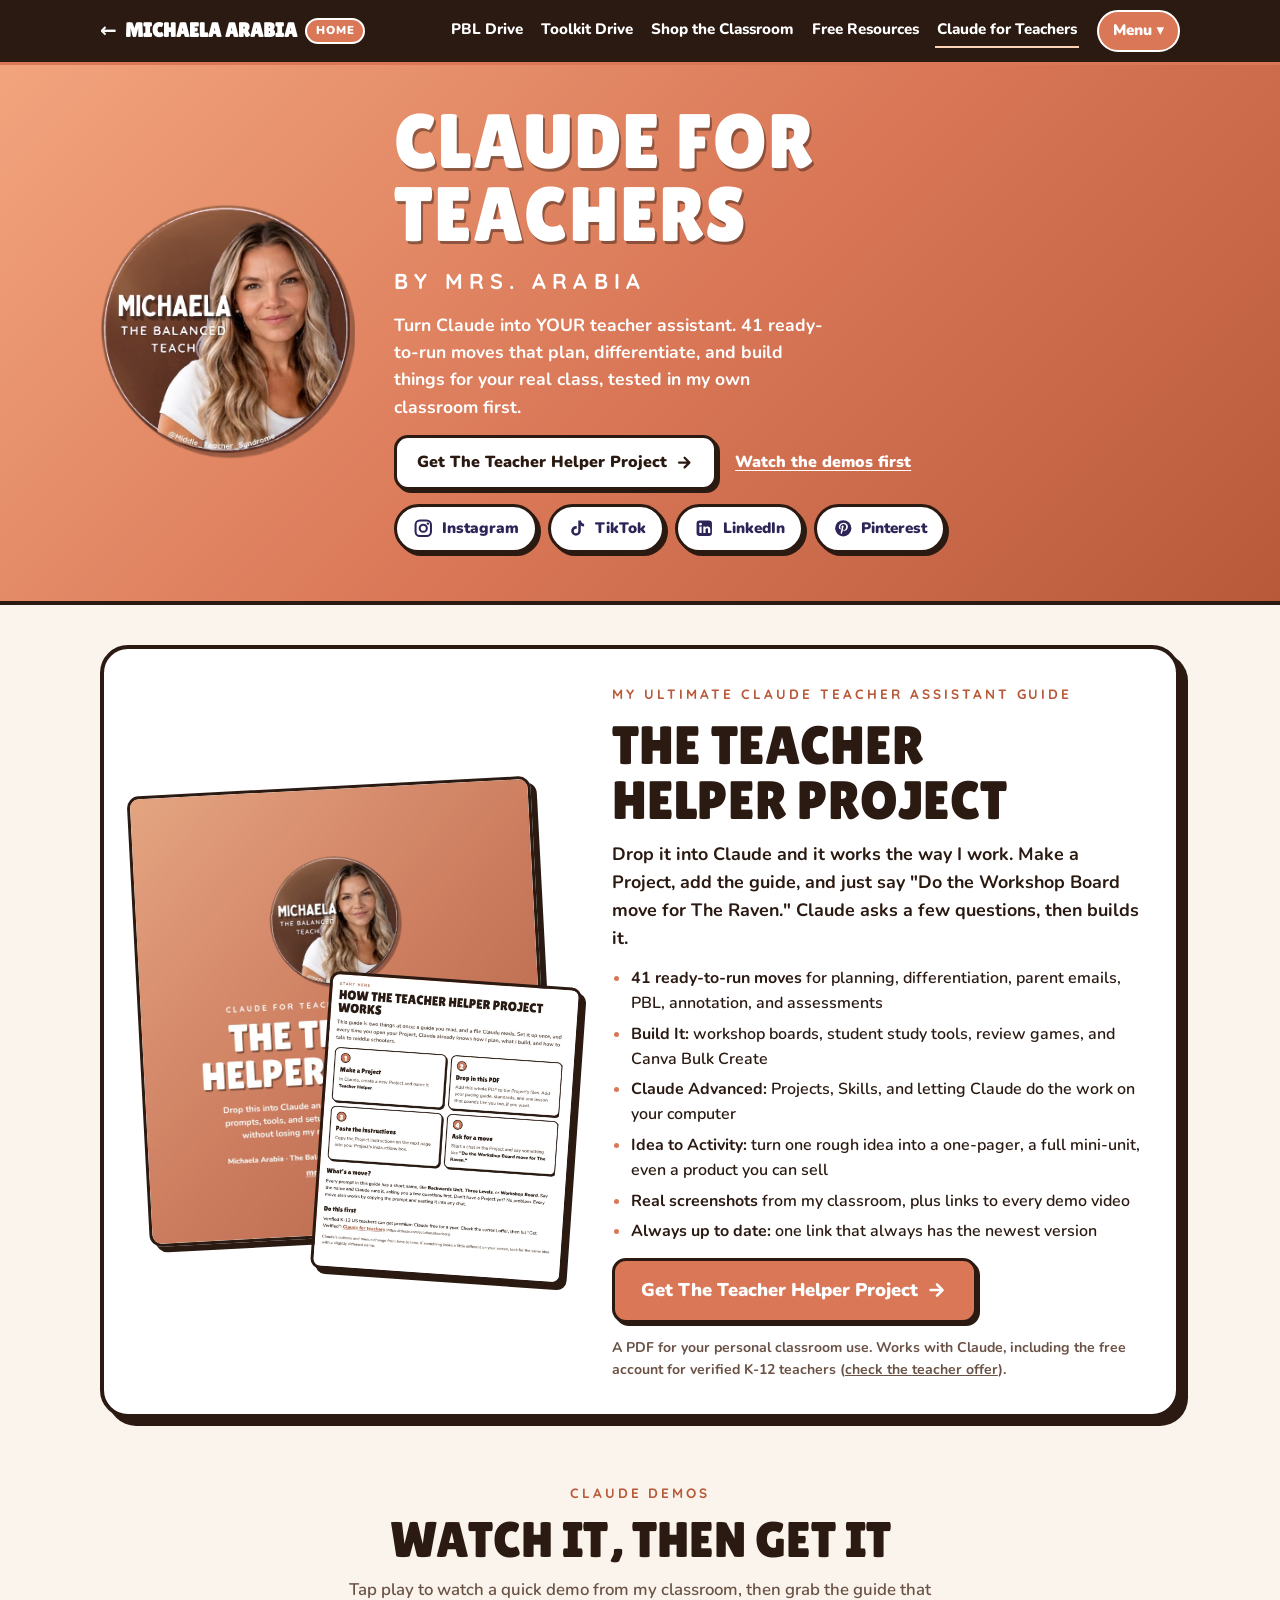
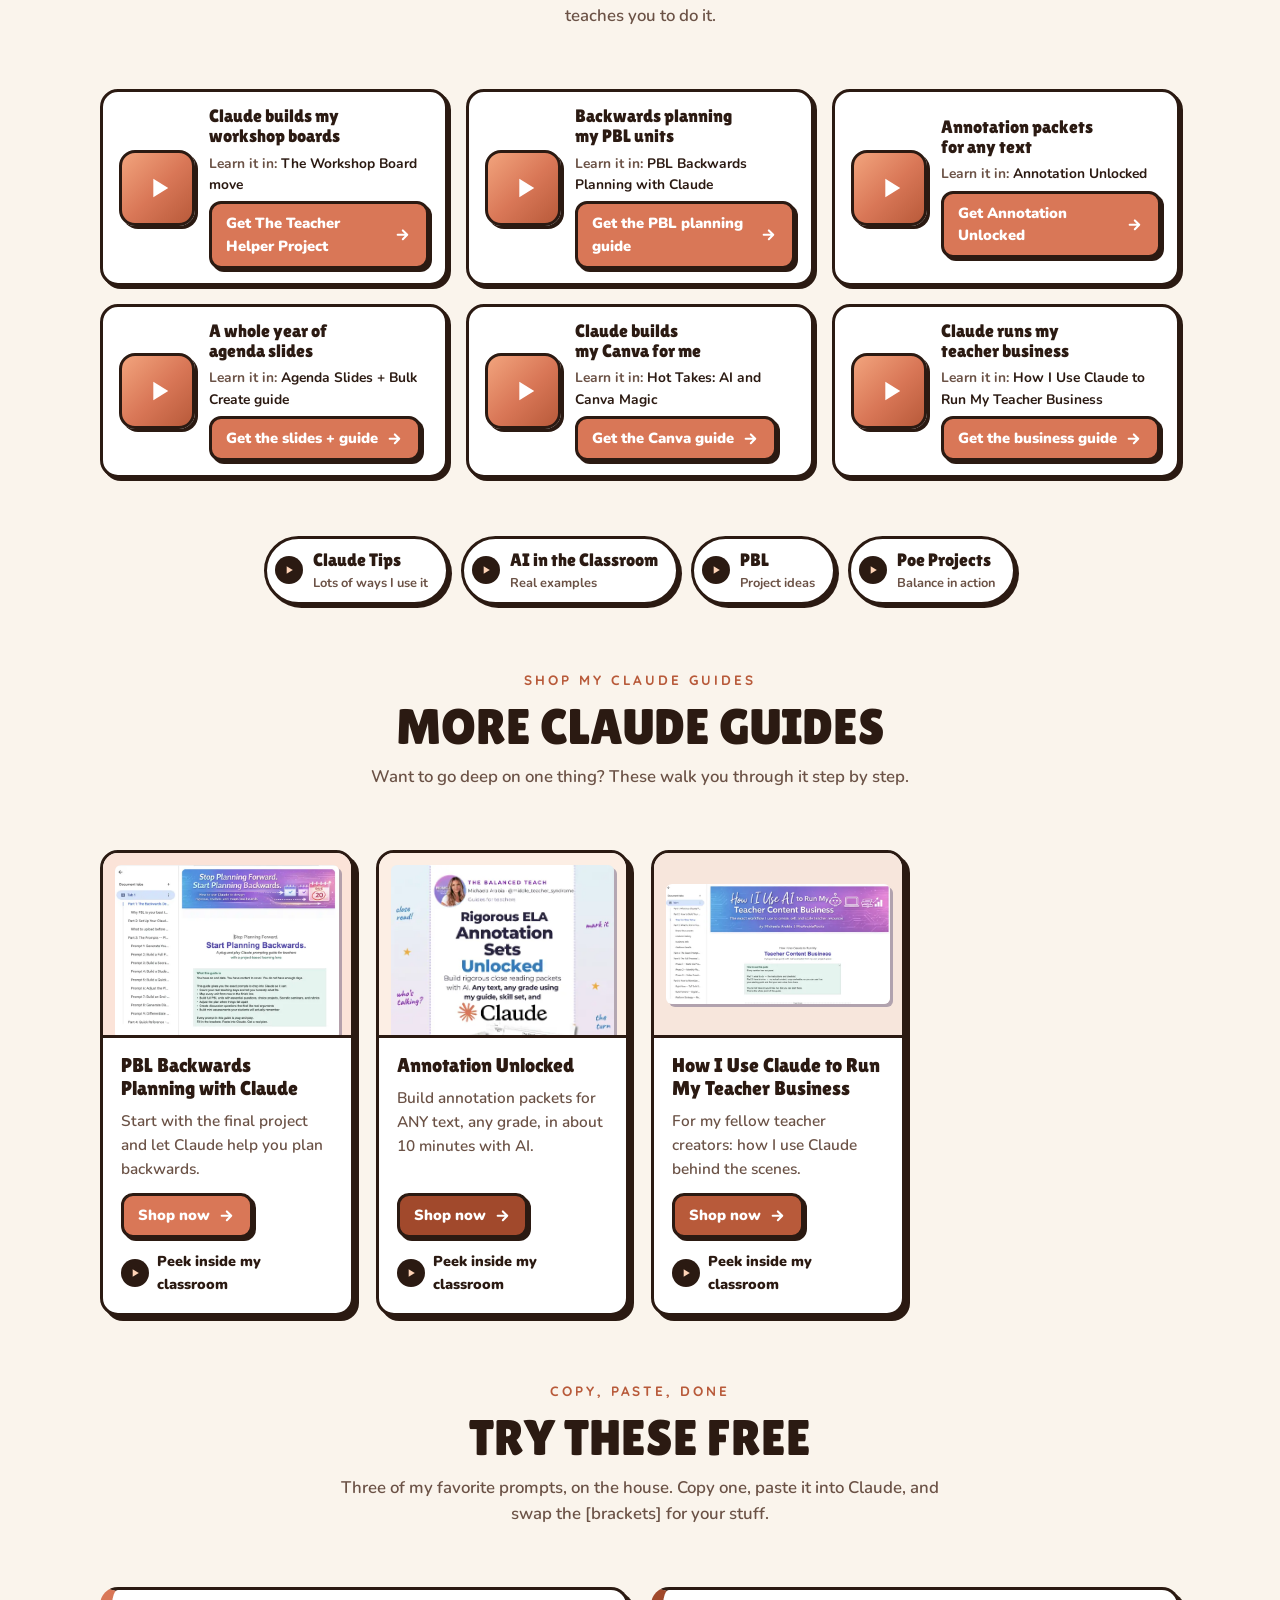
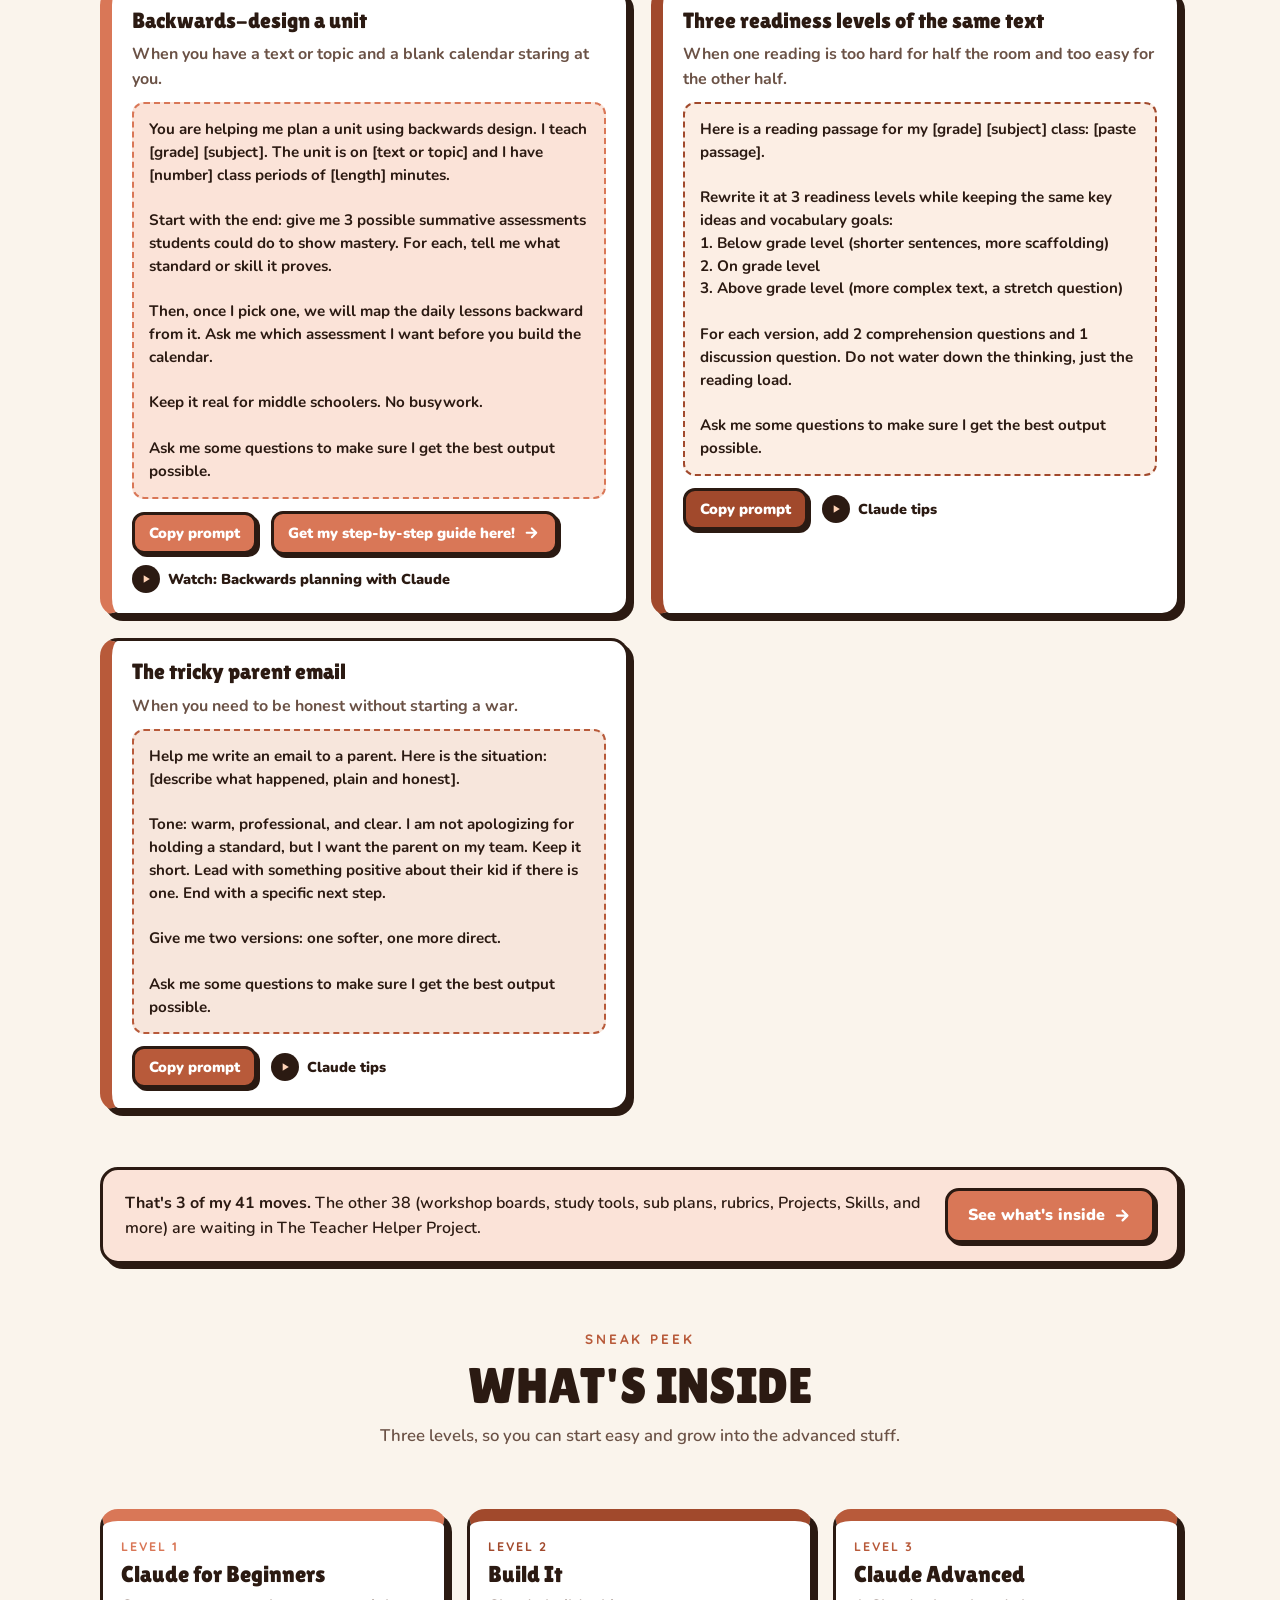
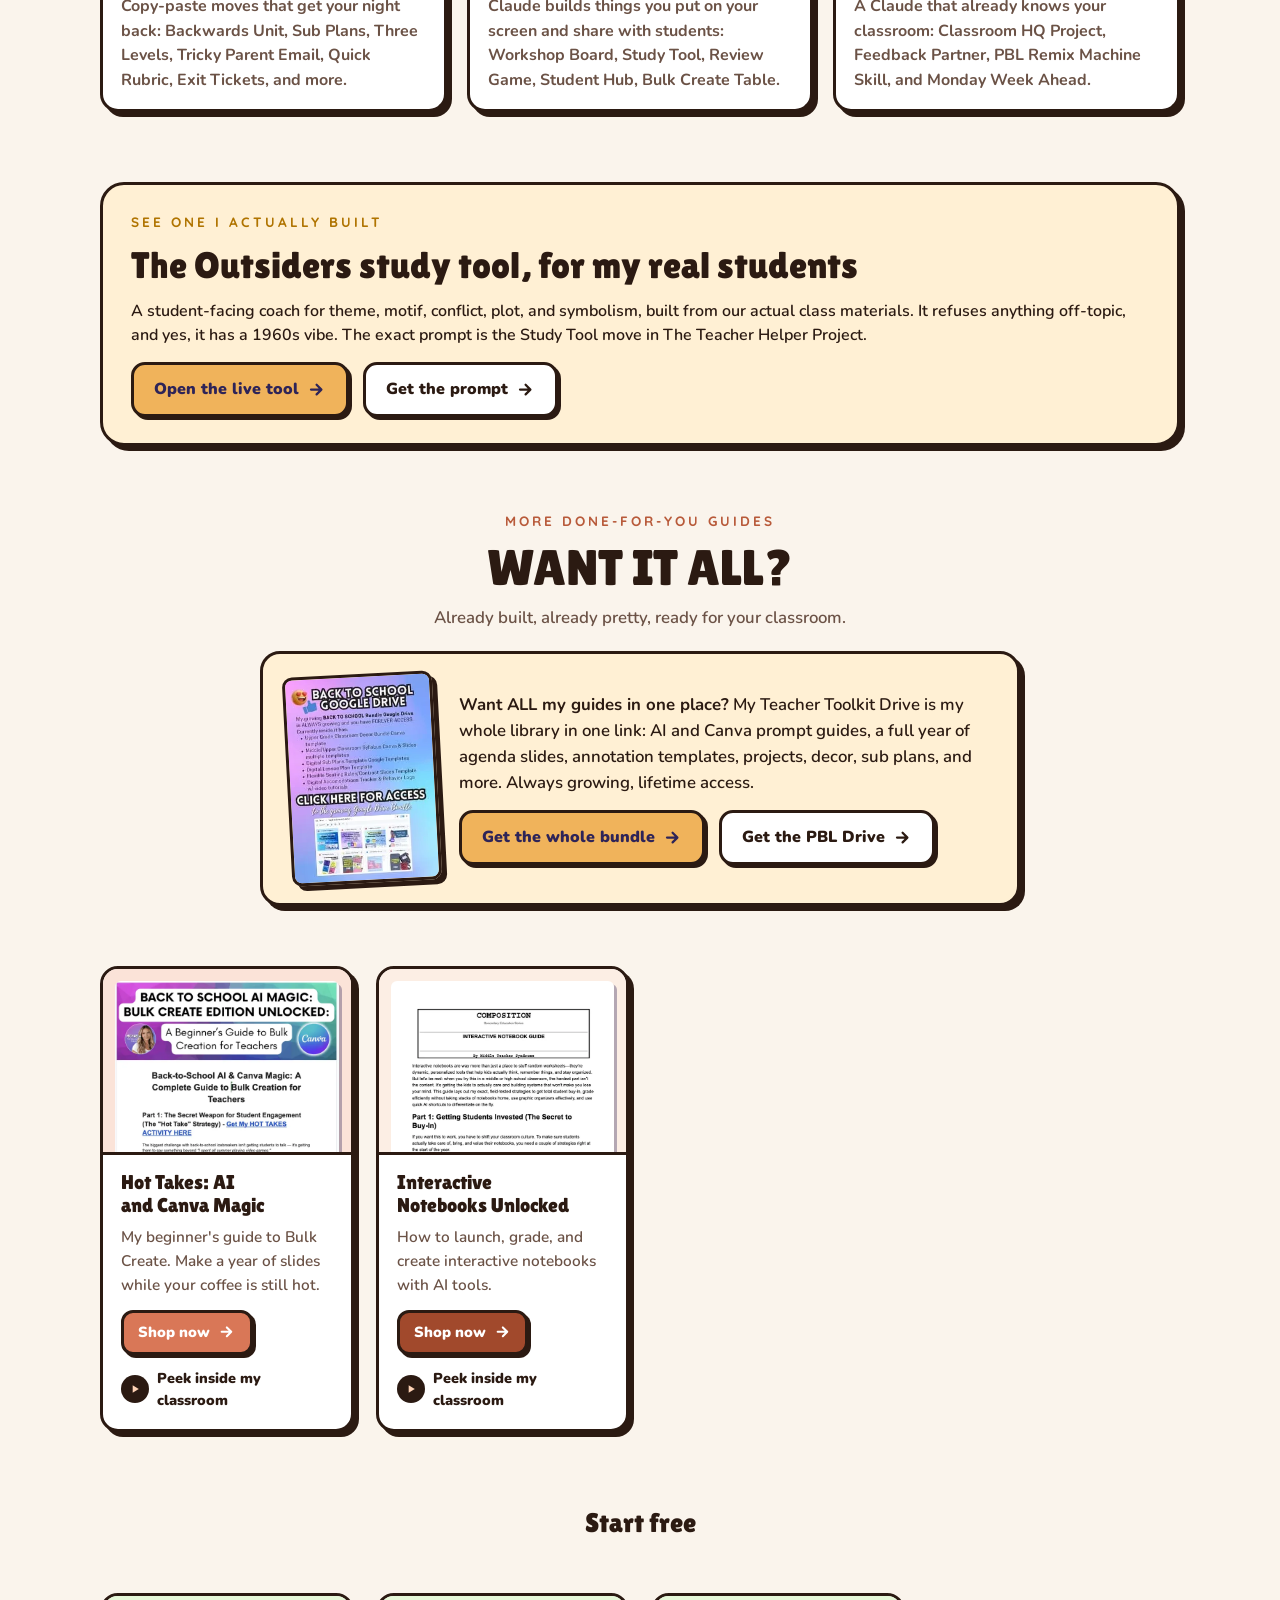
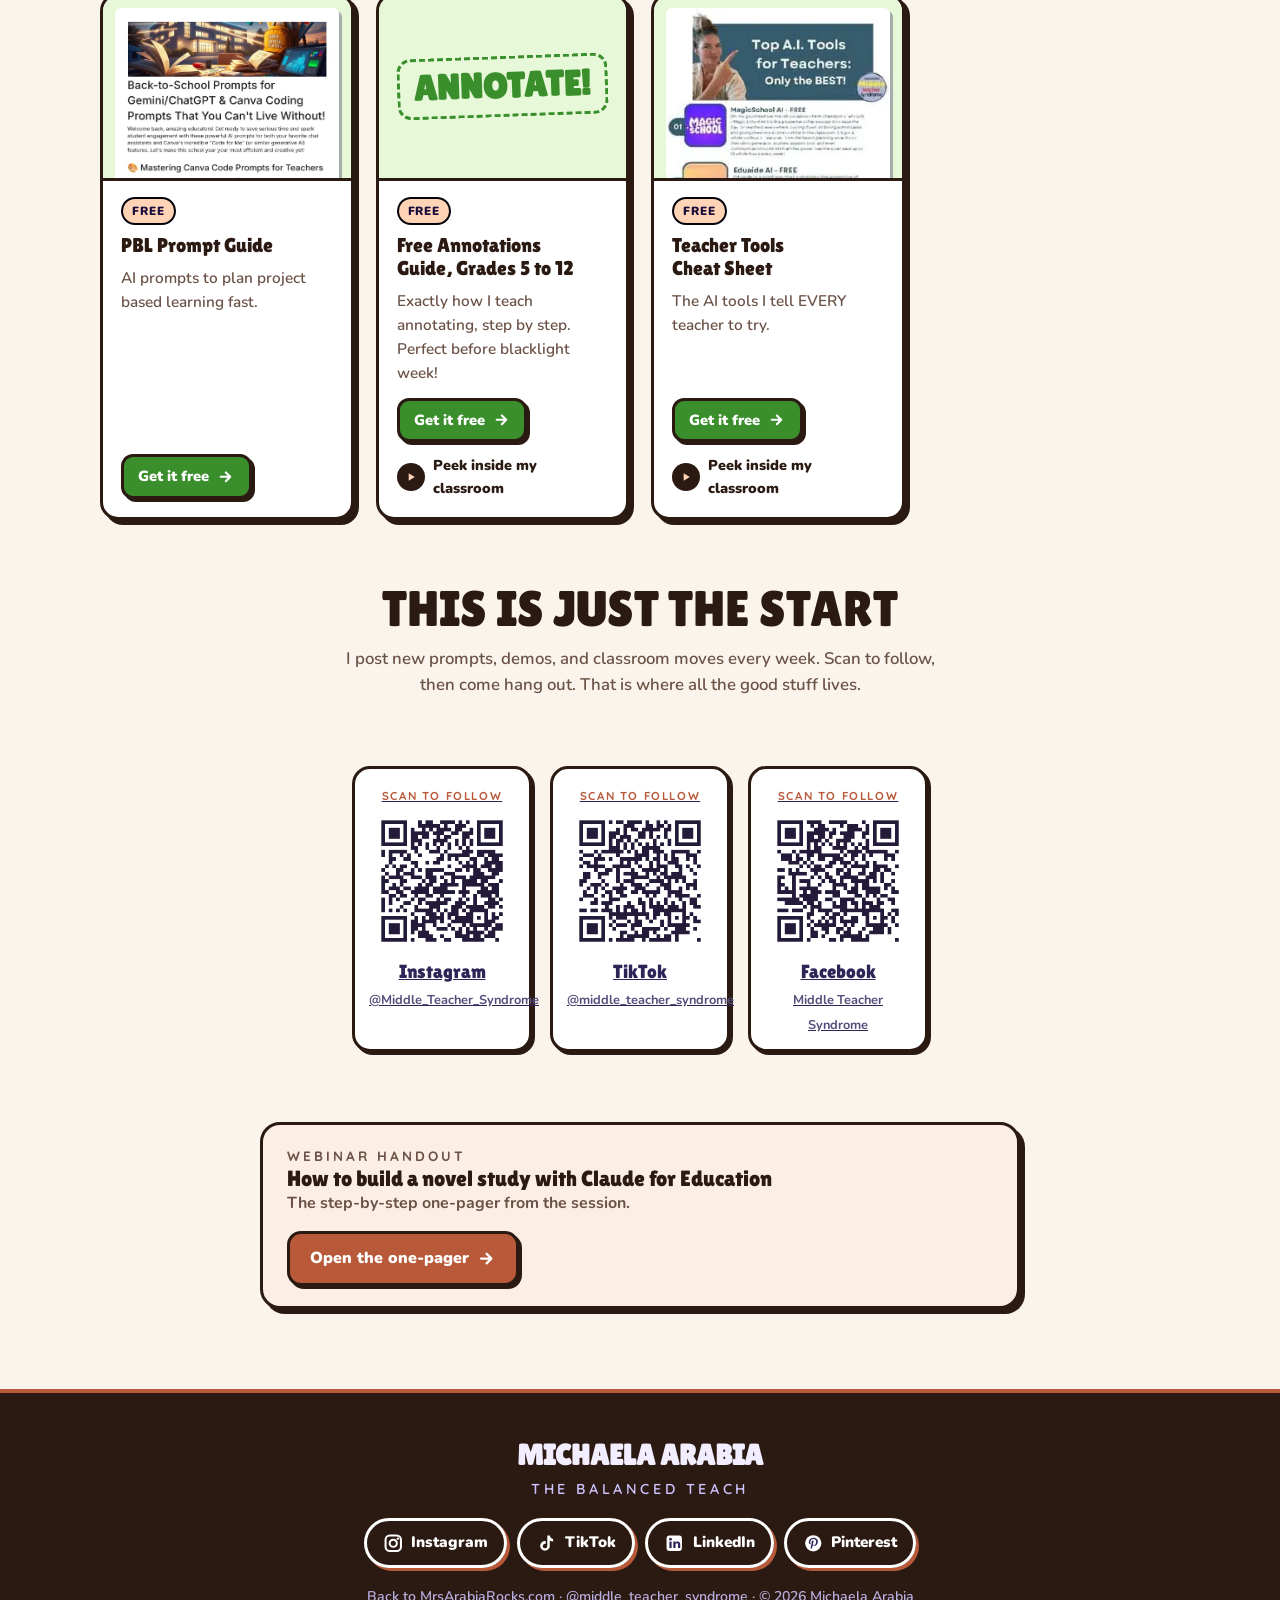
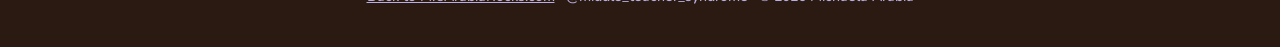
<file: free-claude-guide/index.html>
<!doctype html>
<html lang="en">
<head>
<meta charset="utf-8">
<meta name="viewport" content="width=device-width, initial-scale=1, viewport-fit=cover">
<title>Claude for Teachers | Michaela Arabia: The Balanced Teach</title>
<meta name="description" content="How I use Claude in my middle school classroom: demo videos, free prompts, and The Teacher Helper Project, my Claude teacher assistant guide.">
<link rel="canonical" href="https://mrsarabiarocks.com/free-claude-guide/">
<meta property="og:title" content="Free Claude Guide for Teachers">
<meta property="og:description" content="The exact Claude prompts and moves I use in my middle school classroom. Copy, paste, done.">
<meta property="og:image" content="https://mrsarabiarocks.com/logo.webp">
<meta property="og:url" content="https://mrsarabiarocks.com/free-claude-guide/">
<link rel="icon" href="../favicon.png">
<link rel="preconnect" href="https://fonts.googleapis.com">
<link rel="preconnect" href="https://fonts.gstatic.com" crossorigin>
<link rel="stylesheet" href="https://fonts.googleapis.com/css2?family=Lilita+One&family=Nunito:wght@600;700;800;900&family=Quicksand:wght@700&display=swap">
<style>
/* Layout: logo-led gradient hero, chunky sticker-style cards with solid ink offset shadows,
   centered section heads, one big best-seller block, one blacklight seasonal spotlight. */
:root {
  --paper: #F6F2FF;
  --card: #FFFFFF;
  --text: #251C4A;
  --muted: #564D7C;
  --ink: #2E2458;
  --line: #2E2458;
  --pink: #D86CDB;
  --violet: #8F6FE0;
  --blue: #5E83E8;
  --sun: #F4B940;
  --glow: #E4FF4F;
  --night: #170C3A;
  --night-2: #241455;
  --night-text: #F3EEFF;
  --tint-pink: #FBE6FB;
  --tint-blue: #E3EBFF;
  --tint-violet: #EEE7FF;
  --tint-sun: #FFF1D2;
  --tint-free: #E6F8D8;
  --free: #3A8F2C;
  --icon-cut: #FFFFFF;
  --f-display: "Lilita One", "Arial Black", "Helvetica Neue", Impact, sans-serif;
  --f-body: "Nunito", "Avenir Next", "Segoe UI", system-ui, sans-serif;
  --f-spaced: "Quicksand", "Nunito", "Avenir Next", system-ui, sans-serif;
  --shadow: 5px 5px 0 var(--ink);
  --shadow-sm: 3px 3px 0 var(--ink);
}
@media (prefers-color-scheme: dark) {
  :root:not([data-theme="light"]) {
    --paper: #120D26; --card: #1F1840; --text: #F1ECFF; --muted: #BEB4E2;
    --ink: #05030C; --line: #8F7BEB;
    --tint-pink: #3A1E45; --tint-blue: #1C2A52; --tint-violet: #2A2152; --tint-sun: #3F3118; --tint-free: #1D3A1F;
    --free: #8EDB72; --icon-cut: #2A1F55;
    color-scheme: dark;
  }
}
:root[data-theme="dark"] {
  --paper: #120D26; --card: #1F1840; --text: #F1ECFF; --muted: #BEB4E2;
  --ink: #05030C; --line: #8F7BEB;
  --tint-pink: #3A1E45; --tint-blue: #1C2A52; --tint-violet: #2A2152; --tint-sun: #3F3118; --tint-free: #1D3A1F;
  --free: #8EDB72; --icon-cut: #2A1F55;
  color-scheme: dark;
}

* { box-sizing: border-box; }
html { scroll-behavior: smooth; }
@media (prefers-reduced-motion: reduce) { html { scroll-behavior: auto; } * { transition: none !important; } }
body { margin: 0; background: var(--paper); color: var(--text); font-family: var(--f-body); font-weight: 600; font-size: 1rem; line-height: 1.55; }
a { color: inherit; }
a:focus-visible, button:focus-visible, input:focus-visible { outline: 3px solid var(--blue); outline-offset: 3px; }
svg { width: 1.2em; height: 1.2em; flex: none; }
img { max-width: 100%; }
.wrap { width: 100%; max-width: 1120px; margin-inline: auto; padding-inline: 20px; }
h1, h2, h3, h4 { margin: 0; text-wrap: balance; }
p { margin: 0; }
[hidden] { display: none !important; }

/* ---------- Hero ---------- */
.hero {
  background: linear-gradient(135deg, #D86CDB 0%, #9A79E2 48%, #5E83E8 100%);
  color: #FFFFFF; padding-block: 40px 76px; border-bottom: 4px solid var(--ink);
}
.hero-inner { display: flex; align-items: center; justify-content: center; gap: 44px; }
.logo { width: clamp(180px, 28vw, 290px); height: auto; flex: none; filter: drop-shadow(5px 5px 0 rgba(46, 36, 88, .45)); }
.hero-copy { display: grid; gap: 14px; min-width: 0; }
.hero h1 {
  font-family: var(--f-display); font-weight: 400; font-size: clamp(2.8rem, 8vw, 5.4rem); line-height: .95;
  letter-spacing: .015em; text-transform: uppercase; color: #FFFFFF;
  text-shadow: 2px 3px 0 rgba(46, 36, 88, .5);
}
.hero h1 span { display: inline-block; }
.tagline { font-family: var(--f-spaced); font-weight: 700; text-transform: uppercase; letter-spacing: .28em; font-size: clamp(1rem, 2.4vw, 1.35rem); }
.bio { max-width: 40ch; font-size: 1.1rem; font-weight: 700; }
.socials { display: flex; flex-wrap: wrap; gap: 10px; }
.social {
  display: inline-flex; align-items: center; gap: 8px; text-decoration: none;
  font-weight: 900; font-size: .95rem; padding: 10px 16px; border-radius: 999px;
  border: 3px solid var(--ink); box-shadow: var(--shadow-sm); transition: transform .12s, box-shadow .12s;
}
.social svg { width: 1.35em; height: 1.35em; }
.social-hero { background: #FFFFFF; color: #2E2458; --icon-cut: #FFFFFF; }
.brand-link { width: fit-content; color: #FFFFFF; font-weight: 800; font-size: .95rem; text-decoration: underline; text-decoration-thickness: 2px; text-underline-offset: 4px; opacity: .92; }
.brand-link:hover { opacity: 1; }
.social-about { background: var(--card); color: var(--text); border-color: var(--line); }
.social:hover { transform: translate(-2px, -2px); box-shadow: 5px 5px 0 var(--ink); }

/* ---------- Buttons ---------- */
.btn {
  display: inline-flex; align-items: center; gap: 8px; text-decoration: none; cursor: pointer;
  font-family: var(--f-body); font-weight: 900; font-size: 1rem;
  padding: 12px 20px; border-radius: 14px; border: 3px solid var(--ink);
  background: var(--pink); color: #FFFFFF; box-shadow: var(--shadow-sm); transition: transform .12s, box-shadow .12s;
}
.btn:hover { transform: translate(-2px, -2px); box-shadow: 5px 5px 0 var(--ink); }
.btn-small { padding: 8px 14px; font-size: .92rem; border-radius: 12px; }
.btn-big { font-size: 1.15rem; padding: 15px 26px; }
.btn-glow { background: var(--glow); color: #170C3A; border-color: #05030C; box-shadow: 4px 4px 0 #05030C; }
.btn-ghost { background: transparent; color: var(--night-text); border-color: var(--night-text); box-shadow: 4px 4px 0 #05030C; }
.btn-row { display: flex; flex-wrap: wrap; gap: 14px; align-items: center; }
.btn-row-center { justify-content: center; }
.peek { display: inline-flex; align-items: center; gap: 8px; font-weight: 900; font-size: .9rem; text-decoration: none; color: var(--text); }
.peek:hover span:last-child { text-decoration: underline; text-decoration-thickness: 3px; text-underline-offset: 4px; }
.peek-play { display: inline-grid; place-items: center; width: 28px; height: 28px; border-radius: 50%; background: var(--ink); color: var(--glow); flex: none; }
.peek-play svg { width: 14px; height: 14px; }

/* ---------- Quick links + search ---------- */
.quick-wrap { margin-top: -44px; position: relative; display: grid; gap: 28px; }
.quick-grid { display: grid; grid-template-columns: repeat(4, minmax(0, 1fr)); gap: 16px; }
.quick {
  display: grid; grid-template-columns: 1fr auto; grid-template-rows: auto auto; column-gap: 10px; align-items: center;
  text-decoration: none; background: var(--card); color: var(--text);
  border: 3px solid var(--line); border-radius: 18px; padding: 16px 18px; box-shadow: var(--shadow);
  transition: transform .12s, box-shadow .12s; min-width: 0;
}
.quick:hover { transform: translate(-2px, -2px); box-shadow: 7px 7px 0 var(--ink); }
.q-title { font-family: var(--f-display); font-size: 1.35rem; line-height: 1.1; }
.q-sub { grid-row: 2; font-size: .88rem; color: var(--muted); font-weight: 700; }
.q-arrow { grid-row: 1 / 3; grid-column: 2; display: grid; place-items: center; width: 38px; height: 38px; border-radius: 12px; background: var(--pink); color: #FFFFFF; border: 2px solid var(--ink); }
.quick:nth-child(2) .q-arrow { background: var(--violet); }
.quick:nth-child(3) .q-arrow { background: var(--blue); }
.quick:nth-child(4) .q-arrow { background: var(--sun); color: #2E2458; }

.search { display: grid; justify-items: center; gap: 10px; text-align: center; }
.search-label { font-family: var(--f-display); font-size: 1.5rem; }
.search-box {
  width: min(100%, 620px); display: flex; align-items: center; gap: 10px;
  background: var(--card); border: 3px solid var(--line); border-radius: 999px; padding: 6px 8px 6px 20px; box-shadow: var(--shadow);
  color: var(--muted);
}
.search-box svg { width: 22px; height: 22px; }
.search-box input { flex: 1; min-width: 0; border: 0; outline: 0; background: transparent; color: var(--text); font: 800 1.05rem/1.2 var(--f-body); padding-block: 10px; }
.search-box input::placeholder { color: var(--muted); font-weight: 700; }
.search-box:focus-within { box-shadow: 5px 5px 0 var(--blue); }
.search-clear { font: 900 .9rem var(--f-body); border: 2.5px solid var(--ink); border-radius: 999px; background: var(--sun); color: #2E2458; padding: 8px 14px; cursor: pointer; }
.search-status { font-weight: 900; color: var(--muted); min-height: 1.4em; }
.no-results { margin-top: 40px; text-align: center; font-size: 1.1rem; font-weight: 800; }

/* ---------- Best seller ---------- */
.best { margin-top: 36px; }
.best-box {
  display: grid; grid-template-columns: minmax(0, 0.8fr) minmax(0, 1.2fr); gap: 40px; align-items: center;
  background: var(--tint-violet); border: 3px solid var(--line); border-radius: 26px; padding: 36px; box-shadow: 8px 8px 0 var(--ink);
}
.best-cover { justify-self: center; display: block; max-width: 300px; width: 100%; transform: rotate(-3deg); transition: transform .15s; }
.best-cover:hover { transform: rotate(-1deg) scale(1.02); }
.best-cover img { display: block; width: 100%; height: auto; border-radius: 14px; border: 3px solid var(--ink); box-shadow: 8px 8px 0 var(--ink); }
.best-copy { display: grid; gap: 16px; min-width: 0; }
.best-title { font-family: var(--f-display); font-weight: 400; text-transform: uppercase; font-size: clamp(2.2rem, 5.5vw, 3.6rem); line-height: 1; }
.best-copy > p:not(.eyebrow) { font-size: 1.1rem; max-width: 52ch; }
.stats { list-style: none; margin: 0; padding: 0; display: flex; flex-wrap: wrap; gap: 10px; }
.stats li { font-weight: 900; padding: 8px 14px; border-radius: 12px; background: var(--card); border: 2.5px solid var(--line); box-shadow: 2px 2px 0 var(--ink); }
.stats li:first-child { background: var(--sun); color: #2E2458; border-color: var(--ink); }

/* ---------- Spotlight (blacklight) ---------- */
.spotlight {
  margin-top: 64px; padding-block: 60px;
  background: radial-gradient(120% 70% at 50% 0%, #3B1C7A 0%, rgba(59, 28, 122, 0) 65%), var(--night);
  color: var(--night-text); border-block: 4px solid #05030C;
}
.spot-head { display: grid; gap: 16px; justify-items: center; text-align: center; margin-bottom: 40px; }
.eyebrow { font-family: var(--f-spaced); font-weight: 700; text-transform: uppercase; letter-spacing: .22em; font-size: .85rem; color: var(--violet); }
.eyebrow-glow { color: var(--glow); }
.glow-title {
  font-family: var(--f-display); font-weight: 400; font-size: clamp(2.3rem, 6vw, 4rem); line-height: 1.02; text-transform: uppercase;
  color: var(--glow); text-shadow: 0 0 16px rgba(228, 255, 79, .45);
}
.spot-body { max-width: 56ch; font-size: 1.1rem; color: #DCD4FF; }
.reel {
  display: grid; justify-items: center; align-content: center; gap: 12px; text-align: center; position: relative;
  grid-row: span 2; min-height: 360px;
  text-decoration: none; color: var(--night-text); border-radius: 20px; border: 3px solid var(--glow);
  background:
    repeating-linear-gradient(-12deg, rgba(228, 255, 79, .08) 0 14px, transparent 14px 34px),
    linear-gradient(160deg, #2A1366 0%, #12072E 100%);
  box-shadow: 0 0 26px rgba(228, 255, 79, .3), 6px 6px 0 #05030C;
  padding: 56px 24px 28px; transition: transform .15s;
}
.reel:hover { transform: translate(-2px, -2px) rotate(-.5deg); }
.reel-label { position: absolute; top: 16px; left: 16px; font-weight: 900; font-size: .78rem; text-transform: uppercase; letter-spacing: .1em; background: var(--pink); color: #FFFFFF; padding: 6px 10px; border-radius: 999px; border: 2px solid #05030C; }
.reel-play { display: grid; place-items: center; width: 88px; height: 88px; border-radius: 50%; background: var(--glow); color: #170C3A; border: 3px solid #05030C; box-shadow: 0 0 26px rgba(228, 255, 79, .65); }
.reel-play svg { width: 42px; height: 42px; margin-left: 4px; }
.reel-title { font-family: var(--f-display); font-size: 1.8rem; line-height: 1.05; text-transform: uppercase; }
.reel-sub { font-weight: 800; font-size: .92rem; color: #CFC4FF; }

/* ---------- Cards ---------- */
.grid { display: grid; grid-template-columns: repeat(auto-fill, minmax(min(100%, 250px), 1fr)); gap: 22px; }
.card {
  display: flex; flex-direction: column; min-width: 0;
  background: var(--card); color: var(--text); border: 3px solid var(--line); border-radius: 18px;
  box-shadow: var(--shadow); overflow: hidden;
}
.cover { aspect-ratio: 4 / 3; background: var(--card-tint, var(--tint-violet)); border-bottom: 3px solid var(--line); display: grid; place-items: center; padding: 12px; overflow: hidden; }
.cover img { max-height: 100%; width: auto; max-width: 100%; object-fit: contain; border-radius: 6px; box-shadow: 3px 3px 0 rgba(46, 36, 88, .35); }
.cover-text span {
  font-family: var(--f-display); font-size: clamp(1.6rem, 3.4vw, 2.2rem); line-height: 1; text-transform: uppercase; text-align: center;
  color: var(--card-accent, var(--violet)); padding: 10px 14px; border: 3px dashed currentColor; border-radius: 14px; transform: rotate(-2deg);
}
.card-body { display: flex; flex-direction: column; gap: 9px; padding: 16px 18px 18px; flex: 1; }
.card-tags { display: flex; flex-wrap: wrap; gap: 6px; }
.card-tags:empty { display: none; }
.card h4 { font-family: var(--f-display); font-weight: 400; font-size: 1.28rem; line-height: 1.12; }
.card p { color: var(--muted); font-size: .96rem; flex: 1; }
.card-actions { display: flex; flex-wrap: wrap; align-items: center; gap: 12px 16px; margin-top: 4px; }
.card-pink { --card-accent: var(--pink); --card-tint: var(--tint-pink); }
.card-blue { --card-accent: var(--blue); --card-tint: var(--tint-blue); }
.card-violet { --card-accent: var(--violet); --card-tint: var(--tint-violet); }
.card-sun { --card-accent: #C98A0E; --card-tint: var(--tint-sun); }
.card-free { --card-accent: var(--free); --card-tint: var(--tint-free); }
.card-sun .btn { background: var(--sun); color: #2E2458; }
.card-blue .btn { background: var(--blue); }
.card-violet .btn { background: var(--violet); }
.card-free .btn { background: var(--free); color: #FFFFFF; }
.tag { font-size: .74rem; font-weight: 900; text-transform: uppercase; letter-spacing: .08em; padding: 3px 9px; border-radius: 999px; border: 2px solid var(--line); background: var(--tint-blue); color: var(--text); }
.tag-free { background: var(--glow); color: #170C3A; border-color: #05030C; }
.tag-best { background: var(--sun); color: #2E2458; border-color: #05030C; }

.grid-night .card { background: var(--night-2); color: var(--night-text); border-color: #6C4FD6; box-shadow: 5px 5px 0 #05030C; --card-accent: var(--glow); --card-tint: #2E1A6B; }
.grid-night .cover { border-color: #6C4FD6; }
.grid-night .card p { color: #CFC4FF; }
.grid-night .card .btn { background: var(--glow); color: #170C3A; border-color: #05030C; box-shadow: 3px 3px 0 #05030C; }
.grid-night .peek { color: var(--night-text); }
.grid-night .peek-play { background: var(--glow); color: #170C3A; }
.grid-night .tag { background: var(--glow); color: #170C3A; border-color: #05030C; }

/* ---------- Fan favorite ---------- */
.fan { margin-top: 64px; }
.fan-box {
  display: grid; grid-template-columns: 200px minmax(0, 1fr); gap: 32px; align-items: center;
  background: var(--tint-sun); border: 3px solid var(--line); border-radius: 24px; padding: 28px 32px; box-shadow: var(--shadow);
}
.fan-cover { width: 100%; height: auto; border-radius: 12px; border: 3px solid var(--ink); box-shadow: 5px 5px 0 var(--ink); transform: rotate(2deg); }
.fan-copy { display: grid; gap: 12px; min-width: 0; }
.fan-copy h2 { font-family: var(--f-display); font-weight: 400; font-size: clamp(1.7rem, 4vw, 2.4rem); line-height: 1.05; }
.fan-copy p:not(.eyebrow) { max-width: 58ch; }
.fan .eyebrow { color: #B07400; }
.fan .btn { background: var(--sun); color: #2E2458; }

/* ---------- Sections ---------- */
.block { margin-top: 80px; display: grid; gap: 30px; }
.block-head { display: grid; gap: 12px; justify-items: center; text-align: center; }
.section-title { font-family: var(--f-display); font-weight: 400; text-transform: uppercase; font-size: clamp(2.1rem, 5vw, 3.1rem); line-height: 1; color: var(--text); }
.block-sub { color: var(--muted); max-width: 58ch; font-size: 1.08rem; }
.chips { display: flex; flex-wrap: wrap; justify-content: center; gap: 10px; margin-top: 6px; }
.chip { text-decoration: none; font-weight: 900; font-size: .95rem; padding: 8px 16px; border-radius: 999px; border: 2.5px solid var(--line); background: var(--card); box-shadow: 2px 2px 0 var(--ink); transition: transform .12s, box-shadow .12s; }
.chip:hover { transform: translate(-1px, -1px); box-shadow: 3px 3px 0 var(--ink); }
.chip-pink { background: var(--tint-pink); } .chip-blue { background: var(--tint-blue); } .chip-violet { background: var(--tint-violet); } .chip-sun { background: var(--tint-sun); }
.group { display: grid; gap: 18px; scroll-margin-top: 20px; }
.group + .group { margin-top: 22px; }
.group-title { font-family: var(--f-display); font-weight: 400; font-size: 1.7rem; display: flex; align-items: center; justify-content: center; gap: 10px; }
.dot { width: 18px; height: 18px; border-radius: 6px; border: 2.5px solid var(--line); flex: none; }
.dot-pink { background: var(--pink); } .dot-blue { background: var(--blue); } .dot-violet { background: var(--violet); } .dot-sun { background: var(--sun); }

/* ---------- About ---------- */
.about { margin-top: 88px; display: grid; grid-template-columns: 200px minmax(0, 1fr); gap: 34px; align-items: center; }
.about-logo { width: 200px; height: auto; }
.about-copy { display: grid; gap: 12px; background: var(--tint-violet); border: 3px solid var(--line); border-radius: 24px; padding: 28px; box-shadow: var(--shadow); }
.about-copy p { max-width: 62ch; font-size: 1.06rem; }
.about-copy .socials { margin-top: 6px; }

/* ---------- Footer ---------- */
.foot { margin-top: 80px; background: var(--ink); color: #F3EEFF; padding-block: 40px; border-top: 4px solid var(--violet); }
.foot-inner { display: grid; gap: 18px; justify-items: center; text-align: center; }
.foot-name { font-family: var(--f-display); font-size: 1.8rem; text-transform: uppercase; }
.foot-name span { display: block; font-family: var(--f-spaced); font-size: .9rem; letter-spacing: .25em; color: #CFC4FF; }
.foot .socials { justify-content: center; }
.social-foot { background: transparent; color: #FFFFFF; border-color: #FFFFFF; box-shadow: 3px 3px 0 var(--violet); --icon-cut: #2E2458; }
.foot-small { font-size: .88rem; color: #B9AEE0; }

/* ---------- Narrow screens ---------- */
@media (max-width: 860px) {
  .quick-grid { grid-template-columns: repeat(2, minmax(0, 1fr)); }
  .best-box { grid-template-columns: minmax(0, 1fr); text-align: center; justify-items: center; padding: 28px 22px; }
  .best-copy { justify-items: center; }
  .stats, .best-copy .btn-row { justify-content: center; }
  .reel { grid-row: auto; min-height: 300px; }
}
@media (max-width: 640px) {
  .wrap { padding-inline: 16px; }
  .hero { padding-block: 28px 66px; }
  .hero-inner { flex-direction: column; text-align: center; gap: 18px; }
  .hero-copy { justify-items: center; }
  .socials { justify-content: center; }
  .quick-grid { grid-template-columns: minmax(0, 1fr); gap: 12px; }
  .fan-box { grid-template-columns: minmax(0, 1fr); text-align: center; justify-items: center; padding: 24px 20px; }
  .fan-cover { width: 160px; }
  .fan-copy .btn-row { justify-content: center; }
  .about { grid-template-columns: minmax(0, 1fr); justify-items: center; text-align: center; }
  .about-logo { width: 150px; }
  .about-copy .socials { justify-content: center; }
}

/* ---------- Drive window previews ---------- */
.best-inside { grid-column: 1 / -1; display: grid; gap: 12px; justify-items: center; }
.inside-label { font-family: var(--f-display); font-size: 1.4rem; }
.drive { width: min(100%, 760px); background: var(--card); color: var(--text); border: 3px solid var(--line); border-radius: 16px; overflow: hidden; box-shadow: var(--shadow); text-align: left; }
.drive-bar { display: flex; align-items: center; gap: 7px; padding: 10px 14px; background: var(--tint-blue); border-bottom: 3px solid var(--line); }
.drive-bar span { width: 12px; height: 12px; border-radius: 50%; border: 2px solid var(--line); background: var(--pink); }
.drive-bar span:nth-child(2) { background: var(--sun); }
.drive-bar span:nth-child(3) { background: var(--free); }
.drive-bar b { margin-left: 8px; font-weight: 900; font-size: .92rem; min-width: 0; overflow: hidden; text-overflow: ellipsis; white-space: nowrap; }
.drive ul { list-style: none; margin: 0; padding: 8px; display: grid; grid-template-columns: repeat(auto-fill, minmax(min(100%, 220px), 1fr)); gap: 6px; }
.drive li { display: flex; align-items: center; gap: 10px; padding: 9px 12px; border-radius: 10px; background: var(--paper); font-weight: 800; font-size: .93rem; line-height: 1.25; min-width: 0; }
.drive li svg { color: var(--violet); width: 1.3em; height: 1.3em; }
.drive-small { box-shadow: none; border-width: 2px; margin-top: 10px; }
.drive-small ul { grid-template-columns: minmax(0, 1fr); padding: 6px; gap: 4px; }
.drive-small li { padding: 7px 10px; font-size: .86rem; }
.inside summary { cursor: pointer; font-weight: 900; font-size: .9rem; color: var(--text); text-decoration: underline; text-decoration-thickness: 2px; text-underline-offset: 3px; margin-top: 4px; }

/* ---------- Live Instagram embed (site only) ---------- */
.reel-embed { padding: 48px 12px 12px; align-content: start; }
.reel-embed .instagram-media { margin: 0 auto !important; min-width: 0 !important; width: 100% !important; max-width: 400px !important; border-radius: 14px !important; background: transparent !important; border: 0 !important; }
.reel-fallback { display: grid; justify-items: center; gap: 12px; padding: 40px 12px; text-decoration: none; color: var(--night-text); }

/* ---------- Quick links moved to bottom ---------- */
.quick-wrap { margin-top: 36px; }
.hero { padding-block: 40px 48px; }
@media (max-width: 640px) { .hero { padding-block: 28px 40px; } }

/* ---------- Back to School Drive callout ---------- */
.cta-box { display: grid; gap: 14px; justify-items: center; max-width: 680px; margin-top: 8px; padding: 20px 24px; background: var(--tint-sun); border: 3px solid var(--line); border-radius: 20px; box-shadow: var(--shadow); }
.cta-box p { font-size: 1.05rem; }
.cta-box .btn { background: var(--sun); color: #2E2458; }
.cta-box { grid-template-columns: 150px minmax(0, 1fr); align-items: center; justify-items: start; text-align: left; max-width: 760px; gap: 22px; }
.cta-cover { display: block; transform: rotate(-3deg); }
.cta-cover img { display: block; width: 100%; height: auto; border-radius: 10px; border: 3px solid var(--ink); box-shadow: 5px 5px 0 var(--ink); }
.cta-copy { display: grid; gap: 14px; justify-items: start; min-width: 0; }
@media (max-width: 640px) {
  .cta-box { grid-template-columns: minmax(0, 1fr); justify-items: center; text-align: center; }
  .cta-cover { width: 140px; }
  .cta-copy { justify-items: center; }
}

/* ---------- Claude for Teachers callout ---------- */
.cta-claude { grid-template-columns: minmax(0, 1fr); background: var(--tint-violet); max-width: 760px; width: 100%; }
.cta-claude .cta-copy { justify-items: center; text-align: center; }
.cta-claude .btn { background: var(--violet); color: #FFFFFF; }
.cta-title { font-family: var(--f-display); font-weight: 400; font-size: clamp(1.6rem, 4vw, 2.1rem); line-height: 1.05; text-transform: uppercase; }
.cta-box + .cta-box { margin-top: 18px; }
.more .quick-grid { grid-template-columns: repeat(auto-fit, minmax(min(100%, 190px), 1fr)); }

/* ---------- Spooky decorations + Poe gallery ---------- */
.spotlight { position: relative; overflow: hidden; }
.spotlight > .wrap { position: relative; }
.moon { position: absolute; top: 34px; right: 6%; width: 110px; height: 110px; border-radius: 50%; background: radial-gradient(circle at 38% 38%, #FFFBE0 0%, #F3EBB0 55%, #D9CC86 100%); box-shadow: 0 0 60px 18px rgba(243, 235, 176, .25); opacity: .9; }
.bat { position: absolute; color: #05030C; opacity: .85; }
.bat svg { width: 100%; height: auto; }
.bat-1 { top: 40px; left: 6%; width: 64px; transform: rotate(-10deg); }
.bat-2 { top: 120px; left: 15%; width: 38px; transform: rotate(8deg); }
.bat-3 { top: 70px; right: 18%; width: 46px; transform: rotate(-6deg); }
.bat-4 { top: 150px; right: 4%; width: 30px; transform: rotate(12deg); }
.bat-5 { top: 18px; left: 40%; width: 28px; transform: rotate(-4deg); opacity: .6; }
@media (prefers-reduced-motion: no-preference) {
  .bat { animation: flap 3.2s ease-in-out infinite alternate; }
  .bat-2, .bat-4 { animation-duration: 2.4s; }
  @keyframes flap { from { translate: 0 0; } to { translate: 0 -10px; } }
}
.poe-gallery { display: flex; flex-wrap: wrap; justify-content: center; gap: 18px; margin: 0 auto 40px; max-width: 980px; }
.poe-frame { margin: 0; width: clamp(110px, 17vw, 170px); background: #F3EEFF; padding: 8px 8px 22px; border-radius: 4px; box-shadow: 0 0 22px rgba(228, 255, 79, .18), 6px 6px 0 #05030C; transform: rotate(-3deg); transition: transform .2s; }
.poe-frame:nth-child(2n) { transform: rotate(3deg) translateY(10px); }
.poe-frame:nth-child(3) { transform: rotate(-1deg) translateY(-6px); }
.poe-frame:hover { transform: rotate(0) scale(1.04); }
.poe-frame img { display: block; width: 100%; aspect-ratio: 3 / 4; object-fit: cover; filter: grayscale(.2) contrast(1.05); }
.poe-credit { flex-basis: 100%; text-align: center; font-size: .78rem; color: #A99FD6; margin-top: 6px; }
@media (max-width: 640px) {
  .moon { width: 70px; height: 70px; top: 18px; right: 4%; }
  .bat-2, .bat-5 { display: none; }
  .poe-frame { width: calc(33% - 14px); padding: 5px 5px 14px; }
  .poe-frame:nth-child(n+4) { display: none; }
}
.reel-label { white-space: nowrap; }
.reel-embed { padding-top: 58px; }

/* ---------- Spotlight feature row: reel beside the Poe gallery ---------- */
.spot-feature { display: grid; grid-template-columns: 340px minmax(0, 1fr); gap: 36px; align-items: center; margin-bottom: 44px; }
.spot-reel .reel { grid-row: auto; min-height: 0; width: 100%; }
.spot-reel .reel-embed { padding: 54px 10px 10px; }
.spot-feature .poe-gallery { margin: 0; display: grid; grid-template-columns: repeat(3, minmax(0, 1fr)); gap: 22px 18px; max-width: none; }
.spot-feature .poe-frame { width: auto; }
.spot-feature .poe-credit { grid-column: 1 / -1; }
@media (max-width: 860px) {
  .spot-feature { grid-template-columns: minmax(0, 1fr); justify-items: center; }
  .spot-reel { width: min(100%, 360px); }
  .spot-feature .poe-gallery { width: 100%; }
}
@media (max-width: 640px) {
  .spot-feature .poe-frame { width: auto; padding: 5px 5px 14px; }
}

/* ---------- Top navigation ---------- */
.topnav { position: sticky; top: env(safe-area-inset-top, 0px); z-index: 50; background: var(--ink); color: #FFFFFF; border-bottom: 3px solid var(--violet); }
.topnav-inner { display: flex; align-items: center; gap: 18px; padding-block: 10px; }
.topnav-name { font-family: var(--f-display); font-size: 1.25rem; text-transform: uppercase; color: #FFFFFF; text-decoration: none; white-space: nowrap; }
.topnav-links { display: flex; flex-wrap: wrap; gap: 6px 14px; margin-left: auto; }
@media (max-width: 1180px) { .topnav-links a { font-size: .88rem; } }
.topnav-links a { white-space: nowrap; color: #FFFFFF; text-decoration: none; font-weight: 800; font-size: .95rem; padding: 4px 2px; border-bottom: 2px solid transparent; }
.topnav-links a:hover { border-bottom-color: var(--glow); }
.topnav-menu { position: relative; }
.topnav-menu summary { list-style: none; cursor: pointer; font-weight: 900; font-size: .95rem; padding: 7px 14px; border-radius: 999px; white-space: nowrap; background: var(--pink); color: #FFFFFF; border: 2px solid #FFFFFF; user-select: none; }
.topnav-menu summary::-webkit-details-marker { display: none; }
.menu-panel { position: absolute; right: 0; top: calc(100% + 10px); width: 250px; max-height: 70vh; overflow-y: auto; background: var(--card); color: var(--text); border: 3px solid var(--line); border-radius: 16px; box-shadow: var(--shadow); padding: 8px; display: grid; }
.menu-panel a { text-decoration: none; padding: 9px 12px; border-radius: 10px; font-weight: 800; color: var(--text); }
.menu-panel a:hover { background: var(--tint-violet); }
.menu-panel .menu-sub { padding-left: 28px; font-weight: 700; font-size: .92rem; color: var(--muted); }
[id] { scroll-margin-top: 76px; }
@media (max-width: 860px) {
  .topnav-links { display: none; }
  .topnav-menu { margin-left: auto; }
}

/* ---------- PBL best seller: plain bullets + doc link ---------- */
.best-list { margin: 0; padding-left: 1.3em; display: grid; gap: 4px; font-weight: 800; font-size: 1.05rem; text-align: left; }
.best-list li::marker { color: var(--pink); }
.inside-link { font-weight: 900; color: var(--text); text-decoration: underline; text-decoration-thickness: 2px; text-underline-offset: 4px; }
.inside-link:hover { color: var(--pink); }
.inside-row { display: flex; flex-wrap: wrap; gap: 10px 22px; align-items: center; }
@media (max-width: 860px) { .inside-row { justify-content: center; } .best-list { justify-self: center; } }
.card-inside { justify-content: flex-start !important; margin-top: 2px; }
.card-inside .inside-link { font-size: .9rem; }

/* ---------- PBL box v3: links under the cover, huge button ---------- */
.best-side { display: grid; gap: 22px; justify-items: center; min-width: 0; }
.best-side .inside-row { display: grid; gap: 12px; justify-items: start; }
.best-copy > .peek { justify-self: start; }
.btn-huge { font-size: 1.4rem; padding: 18px 34px; border-radius: 16px; justify-content: center; width: min(100%, 380px); box-shadow: 5px 5px 0 var(--ink); }
.btn-huge svg { width: 1.4em; height: 1.4em; }
@media (max-width: 860px) {
  .best-side .inside-row { justify-items: center; }
  .best-copy > .peek { justify-self: center; }
  .btn-huge { width: 100%; }
}

/* ---------- Spotlight v3: reels first, Poe art as a quiet tiled strip ---------- */
.spot-feature { display: grid; grid-template-columns: minmax(0, 1fr); gap: 26px; justify-items: center; margin-bottom: 44px; }
.spot-reels { display: flex; flex-wrap: wrap; justify-content: center; gap: 28px; width: 100%; }
.spot-reels .spot-reel { width: min(100%, 360px); }
.spot-feature .poe-gallery { display: grid; grid-template-columns: repeat(5, minmax(0, 1fr)); gap: 6px; width: min(100%, 620px); margin: 0; opacity: .7; }
.spot-feature .poe-frame, .spot-feature .poe-frame:nth-child(2n), .spot-feature .poe-frame:nth-child(3) { width: auto; padding: 0; transform: none; box-shadow: none; border-radius: 6px; overflow: hidden; background: none; }
.spot-feature .poe-frame:hover { transform: none; }
.spot-feature .poe-frame img { aspect-ratio: 1 / 1; filter: grayscale(1) contrast(1.1); }
.spot-feature .poe-credit { grid-column: 1 / -1; font-size: .72rem; }
@media (max-width: 640px) {
  .spot-feature .poe-frame:nth-child(n+4) { display: block; }
  .spot-feature .poe-gallery { gap: 4px; }
}

/* ---------- One glowing frame around all spotlight reels ---------- */
.reels-frame { position: relative; width: fit-content; max-width: 100%; border: 3px solid var(--glow); border-radius: 26px; padding: 44px 22px 22px; box-shadow: 0 0 30px rgba(228, 255, 79, .3), 8px 8px 0 #05030C; background: repeating-linear-gradient(-12deg, rgba(228, 255, 79, .06) 0 14px, transparent 14px 34px), linear-gradient(160deg, #2A1366 0%, #12072E 100%); }
.reels-label { position: absolute; top: -18px; left: 50%; transform: translateX(-50%); white-space: nowrap; font-weight: 900; font-size: .9rem; text-transform: uppercase; letter-spacing: .12em; background: var(--pink); color: #FFFFFF; padding: 8px 18px; border-radius: 999px; border: 2px solid #05030C; }
.reels-frame .reel { border: 0; box-shadow: none; background: none; padding: 0; min-height: 0; }
.reels-frame .reel:hover { transform: none; }
.reels-frame .reel-embed { padding: 0; }
.reels-frame .spot-reels { gap: 22px; }
.reels-frame .spot-reel { width: min(100%, 340px); }
@media (max-width: 640px) {
  .reels-frame { padding: 36px 10px 12px; width: 100%; }
  .reels-label { font-size: .8rem; padding: 7px 14px; }
}
.reels-frame { width: min(100%, 790px); }
.reels-frame .spot-reels { flex-wrap: nowrap; }
.reels-frame .spot-reel { flex: 1 1 0; min-width: 0; }
@media (max-width: 760px) { .reels-frame .spot-reels { flex-wrap: wrap; } .reels-frame .spot-reel { flex: 1 1 100%; } }
.audio-credit { flex-basis: 100%; font-size: .74rem; font-weight: 700; color: var(--muted); margin-top: -6px; }
.grid-night .audio-credit { color: #A99FD6; }

/* ---------- Free Claude Guide button in the hero ---------- */
.hero-claude { width: fit-content; background: var(--sun); color: #2E2458; font-size: 1.05rem; }
@media (max-width: 860px) { .hero-claude { justify-self: center; } }

/* ---------- October freebie ---------- */
.octfree { margin-top: 40px; }
.oct-box {
  display: grid; grid-template-columns: minmax(0, 1.1fr) minmax(0, 1fr); gap: 32px; align-items: center;
  background: radial-gradient(120% 90% at 0% 0%, #3B1C7A 0%, rgba(59, 28, 122, 0) 60%), var(--night);
  color: var(--night-text); border: 3px solid #05030C; border-radius: 24px; padding: 28px 32px; box-shadow: 6px 6px 0 #05030C;
}
.oct-photo { display: block; transform: rotate(-1.5deg); transition: transform .2s ease; }
.oct-photo img { display: block; width: 100%; height: auto; border-radius: 14px; border: 3px solid var(--glow); box-shadow: 6px 6px 0 #05030C; }
.oct-copy { display: grid; gap: 12px; min-width: 0; justify-items: start; }
.oct-copy h2 { font-family: var(--f-display); font-weight: 400; font-size: clamp(1.8rem, 4.2vw, 2.6rem); line-height: 1.05; color: var(--glow); }
.oct-copy p:not(.eyebrow) { max-width: 52ch; }
.oct-copy .btn-row { display: flex; flex-wrap: wrap; gap: 12px; }
.oct-copy .peek { color: var(--night-text); }
.oct-copy .peek-play { background: var(--glow); color: var(--night); }
@media (hover: hover) and (prefers-reduced-motion: no-preference) { .oct-photo:hover { transform: rotate(0deg) scale(1.02); } }
@media (max-width: 760px) {
  .oct-box { grid-template-columns: minmax(0, 1fr); padding: 22px 18px; text-align: center; }
  .oct-copy { justify-items: center; }
  .oct-copy .btn-row { justify-content: center; }
}

/* ---------- Reviews ---------- */
.reviews-wrap { margin-top: 64px; }
.reviews { columns: 3 280px; column-gap: 20px; }
.review {
  break-inside: avoid; margin: 0 0 20px; background: var(--card); border: 3px solid var(--line); border-radius: 20px;
  padding: 20px 22px; box-shadow: var(--shadow); display: grid; gap: 10px;
}
.review:nth-child(3n+1) { background: var(--tint-violet); }
.review:nth-child(3n+2) { background: var(--tint-sun); }
.review:nth-child(3n) { background: var(--tint-pink); }
.review .stars { color: var(--sun); font-size: 1.25rem; letter-spacing: 2px; -webkit-text-stroke: 1px var(--ink); }
.review blockquote { margin: 0; font-weight: 700; line-height: 1.5; color: var(--text); }
.review figcaption { display: grid; gap: 2px; font-size: .92rem; }
.review figcaption b { font-family: var(--f-display); font-weight: 400; font-size: 1.05rem; color: var(--ink); }
.review-prod { color: var(--muted); font-weight: 800; }
a.review-prod { text-decoration: underline; text-underline-offset: 3px; }
@media (prefers-color-scheme: dark) { :root:not([data-theme="light"]) .review figcaption b { color: var(--text); } }
@media (hover: hover) and (prefers-reduced-motion: no-preference) {
  .review { transition: transform .18s ease, box-shadow .18s ease; }
  .review:hover { transform: translate(-3px, -3px); box-shadow: 8px 8px 0 var(--ink); }
}
@media (max-width: 760px) {
  .reviews { columns: auto; display: flex; gap: 14px; overflow-x: auto; scroll-snap-type: x mandatory; padding: 4px 16px 18px; margin-inline: -16px; -webkit-overflow-scrolling: touch; }
  .review { flex: 0 0 82%; margin: 0; scroll-snap-align: center; align-content: start; }
  .reviews-wrap .block-sub::after { content: " Swipe for more."; }
}

/* ---------- Nov 2026: Claude + Toolkit features, favorite videos ---------- */
.best + .best { margin-top: 44px; }
.feature-claude .best-box { background: var(--tint-blue); }
.feature-claude .best-cover img { aspect-ratio: auto; }
.feature-toolkit .best-box { grid-template-columns: minmax(0, 1.2fr) minmax(0, 0.8fr); background: var(--tint-pink, var(--tint-violet)); }
.feature-toolkit .best-side { order: 2; }
.feature-toolkit .best-cover { transform: rotate(3deg); }
.free-link { display: inline-flex; align-items: center; gap: 6px; font-weight: 900; color: var(--text); text-decoration: underline; text-underline-offset: 3px; }
.free-link svg { width: 18px; height: 18px; }
.popular { margin-top: 64px; }
.pop-reels { gap: 24px; }
.pop-reels .spot-reel { width: min(100%, 340px); }
.pop-reels .reel { position: relative; display: grid; place-items: center; gap: 10px; text-align: center; text-decoration: none; min-height: 300px; padding: 24px; border-radius: 22px; border: 3px solid var(--line); box-shadow: var(--shadow); background: var(--tint-pink); color: var(--text); }
.pop-reels .spot-reel:nth-child(2) .reel { background: var(--tint-blue); }
.pop-reels .spot-reel:nth-child(3) .reel { background: var(--tint-sun); }
.pop-reels .reel-play { background: var(--pink); color: #FFFFFF; border-color: var(--ink); box-shadow: 4px 4px 0 var(--ink); }
.pop-reels .reel-sub, .pop-reels .reel-fallback { color: var(--muted); }
.pop-reels .reel-fallback .reel-title { color: var(--text); }
.pop-reels .reel-embed { background: var(--card); padding: 10px; min-height: 0; }
@media (max-width: 860px) {
  .feature-toolkit .best-box { grid-template-columns: minmax(0, 1fr); }
  .feature-toolkit .best-side { order: 0; }
  .best-copy .free-link { justify-self: center; }
}

/* ---------- Sales layout (Nov 2026) ---------- */
.hero-btns { display: flex; flex-wrap: wrap; gap: 12px 18px; align-items: center; }
.hero-watch { color: #FFFFFF; font-weight: 900; text-decoration: underline; text-underline-offset: 3px; }
.demos { display: grid; grid-template-columns: repeat(auto-fill, minmax(min(100%, 300px), 1fr)); gap: 18px; }
.demo { display: grid; grid-template-columns: 76px minmax(0, 1fr); gap: 14px; align-items: center; background: var(--card); border: 3px solid var(--line); border-radius: 18px; box-shadow: var(--shadow-sm); padding: 14px 16px; }
.demo-play { display: grid; place-items: center; width: 76px; height: 76px; border-radius: 16px; background: linear-gradient(135deg, #F2A47D 0%, #D97757 52%, #B85A3A 100%); color: #FFFFFF; border: 3px solid var(--ink); box-shadow: 3px 3px 0 var(--ink); transition: transform .12s; }
.demo-play:hover { transform: translate(-2px, -2px) scale(1.04); }
.demo-play svg { width: 34px; height: 34px; margin-left: 3px; }
.demo-copy { display: grid; gap: 6px; justify-items: start; min-width: 0; }
.demo h4 { font-family: var(--f-display); font-weight: 400; font-size: 1.15rem; line-height: 1.1; }
.demo p { font-size: .86rem; color: var(--muted); font-weight: 700; }
.demo p b { color: var(--text); }
.buybar { position: fixed; left: 50%; transform: translateX(-50%); bottom: calc(12px + env(safe-area-inset-bottom, 0px)); z-index: 50; display: flex; align-items: center; gap: 12px; width: min(calc(100% - 24px), 560px); background: var(--card); color: var(--text); border: 3px solid var(--ink); border-radius: 18px; padding: 8px 10px 8px 12px; box-shadow: 5px 5px 0 var(--ink); }
.buybar img { width: 40px; height: auto; border-radius: 6px; border: 2px solid var(--ink); flex: 0 0 auto; }
.buybar p { flex: 1; min-width: 0; display: grid; line-height: 1.15; }
.buybar b { font-family: var(--f-display); font-weight: 400; font-size: 1.05rem; }
.buybar span { font-size: .8rem; color: var(--muted); font-weight: 700; }
body.has-buybar { padding-bottom: 96px; }
#teacher-helper { margin-top: 40px; }
@media (max-width: 860px) { .hero-btns { justify-content: center; } }
/* ---------- Free Claude Guide page ---------- */
.sr-only { position: absolute; width: 1px; height: 1px; overflow: hidden; clip: rect(0 0 0 0); white-space: nowrap; }
.guide-hero .hero-copy { justify-items: start; }
.guide-hero h1 { font-size: clamp(2.5rem, 7.4vw, 4.8rem); }
.guide-hero .logo { width: clamp(160px, 24vw, 250px); }
@media (max-width: 860px) { .hero-inner { flex-direction: column; text-align: center; gap: 22px; } .guide-hero .hero-copy { justify-items: center; } .socials { justify-content: center; } }
.start-grid { margin-top: -44px; position: relative; display: grid; grid-template-columns: repeat(3, minmax(0, 1fr)); gap: 16px; }
.start { background: var(--card); color: var(--text); border: 3px solid var(--line); border-radius: 18px; padding: 18px 20px; box-shadow: var(--shadow); display: grid; gap: 6px; align-content: start; }
.start-n { font-family: var(--f-display); font-size: 1.4rem; line-height: 1.1; }
.start p { color: var(--muted); font-weight: 700; font-size: .95rem; }
.start a { color: var(--text); font-weight: 900; text-decoration: underline; text-decoration-thickness: 2px; text-underline-offset: 3px; }
@media (max-width: 760px) { .start-grid { grid-template-columns: minmax(0, 1fr); } }
.intro { max-width: 760px; margin: 34px auto 0; text-align: center; font-size: 1.08rem; }
.block { margin-top: 64px; }
.block-head { display: grid; gap: 12px; justify-items: center; text-align: center; margin-bottom: 30px; }
.block-sub { max-width: 60ch; color: var(--muted); font-size: 1.05rem; }
.light-frame { background: repeating-linear-gradient(-12deg, rgba(143, 111, 224, .08) 0 14px, transparent 14px 34px), var(--tint-violet); border-color: var(--line); box-shadow: var(--shadow); margin-inline: auto; }
.light-frame .reels-label { border-color: var(--ink); }
.light-frame .reel { color: var(--text); }
.light-frame .reel-sub { color: var(--muted); }
.light-frame .reel-play { box-shadow: none; }
.more-reels { margin-top: 34px; }
.light-frame { width: min(100%, 1100px); }
.light-frame .spot-reels { flex-wrap: wrap; justify-content: center; }
.light-frame .spot-reel { flex: 0 1 330px; min-width: 0; }
.lead-reel { display: flex; flex-wrap: wrap; gap: 28px 40px; align-items: center; justify-content: center; margin-bottom: 44px; }
.lead-frame { width: min(100%, 400px); margin: 0; }
.lead-frame .spot-reel { flex: 1 1 100%; }
.lead-copy { max-width: 36ch; font-size: 1.15rem; font-weight: 700; }
.lead-copy b { font-family: var(--f-display); font-weight: 400; font-size: 1.6rem; line-height: 1.1; display: block; margin-bottom: 8px; }
.lead-copy a { font-weight: 900; color: var(--text); }
@media (max-width: 860px) { .lead-copy { text-align: center; } }
.hl-row { display: flex; flex-wrap: wrap; justify-content: center; gap: 12px; margin-top: 28px; }
.hl { display: inline-flex; align-items: center; gap: 10px; text-decoration: none; background: var(--card); color: var(--text); border: 3px solid var(--line); border-radius: 999px; padding: 8px 18px 8px 8px; box-shadow: var(--shadow-sm); transition: transform .12s, box-shadow .12s; }
.hl:hover { transform: translate(-2px, -2px); box-shadow: 5px 5px 0 var(--ink); }
.hl b { font-family: var(--f-display); font-weight: 400; font-size: 1.1rem; }
.hl small { display: block; color: var(--muted); font-weight: 700; font-size: .8rem; }
.ways { display: grid; grid-template-columns: repeat(auto-fill, minmax(min(100%, 250px), 1fr)); gap: 20px; }
.way { background: var(--card); border: 3px solid var(--line); border-top: 12px solid var(--card-accent); border-radius: 18px; box-shadow: var(--shadow); padding: 16px 18px 18px; display: flex; flex-direction: column; gap: 8px; }
.way-n { font-family: var(--f-display); color: var(--card-accent); font-size: 1rem; }
.way h4 { font-family: var(--f-display); font-weight: 400; font-size: 1.28rem; line-height: 1.12; }
.way p { color: var(--muted); font-size: .96rem; flex: 1; }
.way .card-actions { display: flex; flex-wrap: wrap; gap: 10px 14px; align-items: center; margin-top: 4px; }
.way .btn { background: var(--card-accent); }
.card-sun.way .btn, .card-sun .btn-copy { color: #2E2458; }
.level-banner { margin-top: 72px; border: 4px solid var(--ink); border-radius: 26px; padding: 30px 28px; color: #FFFFFF; text-align: center; display: grid; gap: 10px; justify-items: center; box-shadow: 6px 6px 0 var(--ink); background: linear-gradient(135deg, #D86CDB 0%, #9A79E2 48%, #5E83E8 100%); }
.level-banner.adv { background: linear-gradient(135deg, #5E83E8 0%, #8F6FE0 50%, #D86CDB 100%); }
.level-tag { font-family: var(--f-spaced); font-weight: 700; text-transform: uppercase; letter-spacing: .22em; font-size: .85rem; background: rgba(255,255,255,.22); border: 2px solid #FFFFFF; padding: 5px 14px; border-radius: 999px; }
.level-banner h2 { font-family: var(--f-display); font-weight: 400; text-transform: uppercase; font-size: clamp(2.2rem, 6vw, 3.6rem); line-height: 1; text-shadow: 2px 3px 0 rgba(46, 36, 88, .5); }
.level-banner p { max-width: 58ch; font-weight: 700; font-size: 1.08rem; }
.pgrid { display: grid; grid-template-columns: repeat(auto-fit, minmax(min(100%, 420px), 1fr)); gap: 22px; }
.pcard { background: var(--card); border: 3px solid var(--line); border-radius: 18px; box-shadow: var(--shadow); padding: 18px 20px 20px; display: flex; flex-direction: column; gap: 10px; min-width: 0; border-left: 12px solid var(--card-accent); }
.pcard h4 { font-family: var(--f-display); font-weight: 400; font-size: 1.4rem; line-height: 1.1; }
.pcard .use, .pcard .why { color: var(--muted); font-weight: 700; }
.pcard .why b { color: var(--text); }
.setup-label { font-family: var(--f-spaced); font-weight: 700; text-transform: uppercase; letter-spacing: .16em; font-size: .78rem; color: var(--card-accent); }
.promptbox { white-space: pre-wrap; background: var(--card-tint, var(--tint-violet)); border: 2px dashed var(--card-accent, var(--violet)); border-radius: 12px; padding: 14px 15px; font-size: .95rem; font-weight: 700; line-height: 1.5; color: var(--text); }
.pcard-actions { display: flex; flex-wrap: wrap; gap: 10px 14px; align-items: center; margin-top: 2px; }
.pcard .btn, .btn-copy { background: var(--card-accent, var(--pink)); }
.btn-soft { background: var(--card) !important; color: var(--text) !important; }
.btn-copy.copied { background: var(--free) !important; color: #FFFFFF !important; }
.note { font-size: .88rem; color: var(--muted); font-style: italic; font-weight: 700; }
.bts-strip { display: flex; flex-wrap: wrap; align-items: center; justify-content: space-between; gap: 14px; margin-top: 28px; padding: 14px 20px; background: var(--tint-sun); border: 3px solid var(--line); border-radius: 18px; box-shadow: var(--shadow-sm); }
.bts-strip .btn { background: var(--sun); color: #2E2458; }
.featnote { max-width: 760px; margin: 0 auto 26px; background: var(--tint-blue); border: 3px solid var(--line); border-radius: 16px; padding: 14px 18px; box-shadow: var(--shadow-sm); font-weight: 700; }
.part-badge { font-family: var(--f-spaced); font-weight: 700; text-transform: uppercase; letter-spacing: .2em; font-size: .85rem; color: var(--violet); }
.showcase { margin-top: 40px; display: grid; gap: 14px; justify-items: start; background: var(--tint-sun); border: 3px solid var(--line); border-radius: 24px; padding: 26px 28px; box-shadow: var(--shadow); }
.showcase h3 { font-family: var(--f-display); font-weight: 400; font-size: clamp(1.6rem, 4vw, 2.3rem); line-height: 1.05; }
.showcase .btn { background: var(--sun); color: #2E2458; }
.showcase details { width: 100%; }
.showcase summary { cursor: pointer; font-weight: 900; }
.showcase .promptbox { margin-top: 12px; --card-tint: var(--card); --card-accent: #C98A0E; }
.showcase .pcard-actions { margin-top: 12px; }
.waitlist { max-width: 760px; margin: 56px auto 0; display: grid; gap: 12px; justify-items: center; text-align: center; background: var(--tint-pink); border: 3px solid var(--line); border-radius: 24px; padding: 28px 26px; box-shadow: var(--shadow); }
.waitlist .eyebrow { color: #B0389F; }
.wl-form { display: flex; flex-wrap: wrap; gap: 10px; justify-content: center; width: 100%; max-width: 520px; }
.wl-form input { flex: 1 1 230px; min-width: 0; font: inherit; font-weight: 800; padding: 12px 16px; border-radius: 14px; border: 3px solid var(--ink); background: var(--card); color: var(--text); }
.wl-perks { list-style: none; padding: 0; margin: 2px 0 0; display: flex; flex-wrap: wrap; gap: 8px; justify-content: center; }
.wl-perks li { font-size: .8rem; font-weight: 900; text-transform: uppercase; letter-spacing: .06em; padding: 4px 10px; border-radius: 999px; border: 2px solid var(--line); background: var(--card); }
.wl-done { font-weight: 900; color: var(--free); }
.qrrow { display: flex; flex-wrap: wrap; gap: 18px; justify-content: center; margin-top: 8px; }
.qrcard { background: #FFFFFF; color: #2E2458; border: 3px solid var(--ink); border-radius: 18px; padding: 14px 14px 12px; width: 180px; box-shadow: var(--shadow-sm); text-align: center; }
.qrcard img { width: 136px; height: 136px; display: block; margin: 6px auto 8px; }
.qrcard b { font-family: var(--f-display); font-weight: 400; font-size: 1.2rem; display: block; }
.qrcard small { font-weight: 700; font-size: .8rem; color: #564D7C; }
.qr-scan { font-family: var(--f-spaced); font-weight: 700; text-transform: uppercase; letter-spacing: .14em; font-size: .72rem; color: #5E83E8; }
.webinar { max-width: 760px; margin: 40px auto 0; display: flex; flex-wrap: wrap; gap: 16px; align-items: center; justify-content: space-between; background: var(--tint-blue); border: 3px solid var(--line); border-radius: 20px; padding: 20px 24px; box-shadow: var(--shadow); }
.webinar h3 { font-family: var(--f-display); font-weight: 400; font-size: 1.4rem; line-height: 1.1; }
.webinar p { color: var(--muted); font-weight: 700; }
.webinar .btn { background: var(--blue); }
.topnav-links a.on { border-bottom-color: var(--glow); }
/* video pop-out */
.vmodal { position: fixed; inset: 0; z-index: 100; display: none; align-items: center; justify-content: center; padding: 16px; background: rgba(23, 12, 58, .75); }
.vmodal.open { display: flex; }
.vmodal-box { background: var(--card); border: 3px solid var(--ink); border-radius: 22px; width: 100%; max-width: 420px; max-height: calc(100vh - 32px); overflow: auto; position: relative; padding: 50px 12px 14px; box-shadow: 6px 6px 0 var(--ink); }
.vmodal-close { position: absolute; top: 10px; right: 10px; width: 36px; height: 36px; border-radius: 50%; border: 3px solid var(--ink); background: var(--pink); color: #FFFFFF; font-size: 1.3rem; line-height: 1; cursor: pointer; font-weight: 900; }
.vmodal-body .instagram-media { margin: 0 auto !important; min-width: 0 !important; width: 100% !important; }
.vmodal-alt { display: block; text-align: center; margin-top: 10px; font-weight: 900; color: var(--text); }
body.no-scroll { overflow: hidden; }

/* ---------- Claude orange theme for this page only ---------- */
:root {
  --paper: #FAF4EC; --card: #FFFFFF; --text: #2B1A12; --muted: #6B5246;
  --ink: #2B1A12; --line: #2B1A12;
  --pink: #D97757; --violet: #B85A3A; --blue: #A1492C; --sun: #F0B35B; --glow: #FFD3B6;
  --tint-pink: #FBE3D8; --tint-violet: #F7E6DC; --tint-blue: #FCEEE4; --tint-sun: #FFF0D4;
}
@media (prefers-color-scheme: dark) {
  :root:not([data-theme="light"]) {
    --paper: #1C130E; --card: #2A1D16; --text: #F8EEE7; --muted: #D2BBAE; --ink: #050302; --line: #E39A7A;
    --tint-pink: #45261B; --tint-violet: #3B2419; --tint-blue: #3F2A1E; --tint-sun: #3F3018;
  }
}
:root[data-theme="dark"] {
  --paper: #1C130E; --card: #2A1D16; --text: #F8EEE7; --muted: #D2BBAE; --ink: #050302; --line: #E39A7A;
  --tint-pink: #45261B; --tint-violet: #3B2419; --tint-blue: #3F2A1E; --tint-sun: #3F3018;
}
.hero { background: linear-gradient(135deg, #F2A47D 0%, #D97757 52%, #B85A3A 100%); }
.topnav { border-bottom-color: #D97757; }
.hero h1, .level-banner h2 { text-shadow: 2px 3px 0 rgba(43, 26, 18, .45); }
.logo { filter: drop-shadow(5px 5px 0 rgba(43, 26, 18, .4)); }
.topnav-menu summary { background: #D97757; }
.level-banner { background: linear-gradient(135deg, #F2A47D 0%, #D97757 52%, #B85A3A 100%); }
.level-banner.adv { background: linear-gradient(135deg, #8C3F26 0%, #B85A3A 50%, #D97757 100%); }
.light-frame { background: repeating-linear-gradient(-12deg, rgba(217, 119, 87, .09) 0 14px, transparent 14px 34px), var(--tint-violet); }
.reels-label { background: #D97757; }
.eyebrow, .part-badge { color: #B85A3A; }
.qr-scan { color: #B85A3A; }
.webinar .btn { background: #B85A3A; }
.peek-play { color: #FFD3B6; }
.light-frame .reel-title { color: var(--text); }
/* home link */
.home-link { display: inline-flex; align-items: center; gap: 8px; }
.home-arrow { font-family: var(--f-body); font-weight: 900; }
.home-tag { font-family: var(--f-body); font-weight: 900; font-size: .72rem; letter-spacing: .08em; text-transform: uppercase; background: #D97757; color: #FFFFFF; border: 2px solid #FFFFFF; border-radius: 999px; padding: 2px 9px; }
.home-link:hover .home-tag { background: #FFFFFF; color: #2B1A12; }
@media (max-width: 420px) { .home-link { font-size: 1.02rem; gap: 6px; } .topnav-inner { gap: 10px; } }

/* ---------- Teacher Helper Project ---------- */
.hero-helper { width: fit-content; background: #FFFFFF !important; color: #2B1A12 !important; }
@media (max-width: 860px) { .hero-helper { justify-self: center; } }
.helper { display: grid; grid-template-columns: minmax(0, 0.9fr) minmax(0, 1.1fr); gap: 40px; align-items: center; background: var(--card); border: 4px solid var(--ink); border-radius: 28px; box-shadow: 8px 8px 0 var(--ink); padding: 34px; }
.helper-covers { position: relative; padding: 0 30px 40px 0; }
.helper-cover { display: block; width: 100%; height: auto; border: 3px solid var(--ink); border-radius: 12px; box-shadow: 6px 6px 0 var(--ink); transform: rotate(-3deg); position: relative; z-index: 2; }
.helper-page { position: absolute; right: 0; bottom: 0; width: 58%; height: auto; border: 3px solid var(--ink); border-radius: 10px; box-shadow: 5px 5px 0 var(--ink); transform: rotate(4deg); z-index: 3; background: #FFF; }
.helper-copy { display: grid; gap: 14px; }
.helper-title { font-family: var(--f-display); font-weight: 400; text-transform: uppercase; font-size: clamp(2.2rem, 5vw, 3.4rem); line-height: 1; }
.helper-lead { font-size: 1.12rem; font-weight: 700; }
.helper-list { margin: 0; padding-left: 1.2em; display: grid; gap: 6px; }
.helper-list li::marker { color: #D97757; }
.helper-btn { background: #D97757 !important; color: #FFFFFF !important; }
.helper-small { font-size: .88rem; color: var(--muted); font-weight: 700; }
@media (max-width: 860px) { .helper { grid-template-columns: minmax(0, 1fr); padding: 22px; gap: 24px; } .helper-covers { max-width: 380px; margin: 0 auto; } }
.more-strip { display: flex; flex-wrap: wrap; align-items: center; justify-content: space-between; gap: 14px; margin-top: 26px; padding: 18px 22px; background: var(--tint-pink); border: 3px solid var(--line); border-radius: 18px; box-shadow: var(--shadow); }
.more-strip p { flex: 1; min-width: 240px; }
.more-strip .btn { background: #D97757; color: #FFF; }
.peek-grid { display: grid; grid-template-columns: repeat(auto-fit, minmax(min(100%, 260px), 1fr)); gap: 20px; }
.peek-card { background: var(--card); border: 3px solid var(--line); border-top: 12px solid var(--card-accent); border-radius: 18px; box-shadow: var(--shadow); padding: 16px 18px; display: grid; gap: 6px; align-content: start; }
.peek-level { font-family: var(--f-spaced); font-weight: 700; text-transform: uppercase; letter-spacing: .16em; font-size: .78rem; color: var(--card-accent); }
.peek-card h4 { font-family: var(--f-display); font-weight: 400; font-size: 1.45rem; line-height: 1.1; }
.peek-card p { color: var(--muted); font-weight: 700; }

</style>
</head>
<body>
<nav class="topnav" aria-label="Site sections">
  <div class="wrap topnav-inner">
    <a class="topnav-name home-link" href="/" title="Back to my home page"><span class="home-arrow" aria-hidden="true">&larr;</span>Michaela Arabia<span class="home-tag">Home</span></a>
    <div class="topnav-links"><a href="/#best-seller">PBL Drive</a><a href="/#toolkit">Toolkit Drive</a><a href="/#shop">Shop the Classroom</a><a href="/#free">Free Resources</a><a href="/free-claude-guide/" class="on">Claude for Teachers</a></div>
    <details class="topnav-menu" id="topnav-menu">
      <summary>Menu <span aria-hidden="true">&#9662;</span></summary>
      <div class="menu-panel"><a class="menu-main" href="/#best-seller">PBL Drive</a><a class="menu-main" href="/#toolkit">Toolkit Drive</a><a class="menu-main" href="/#shop">Shop the Classroom</a><a class="menu-main" href="/#free">Free Resources</a><a class="menu-main" href="/free-claude-guide/">Claude for Teachers</a><a class="menu-sub" href="#teacher-helper">The Teacher Helper Project</a><a class="menu-sub" href="#watch">Watch it, then get it</a><a class="menu-sub" href="#shop-claude">More Claude guides</a><a class="menu-sub" href="#try">Try these free</a><a class="menu-sub" href="#inside">What&#x27;s inside</a><a class="menu-sub" href="#follow">Follow me</a></div>
    </details>
  </div>
</nav>

<header class="hero guide-hero" id="top">
  <div class="wrap hero-inner">
    <img class="logo" src="../logo-orange.webp" alt="Michaela, The Balanced Teach, @Middle_Teacher_Syndrome" width="560" height="561">
    <div class="hero-copy">
      <h1><span>Claude for</span> <span>Teachers</span></h1>
      <p class="tagline">By Mrs. Arabia</p>
      <p class="bio">Turn Claude into YOUR teacher assistant. 41 ready-to-run moves that plan, differentiate, and build things for your real class, tested in my own classroom first.</p>
      <div class="hero-btns"><a class="btn hero-helper" href="https://mrsarabiarocks.thrivecart.com/claude-guide-the-teacher-helper-project/" target="_blank" rel="noopener">Get The Teacher Helper Project<svg viewBox="0 0 24 24" aria-hidden="true"><path d="M5 12h12m-5-6 6 6-6 6" fill="none" stroke="currentColor" stroke-width="2.8" stroke-linecap="round" stroke-linejoin="round"/></svg></a><a class="hero-watch" href="#watch">Watch the demos first</a></div>
      <nav class="socials" aria-label="Follow me"><a class="social social-hero" href="https://www.instagram.com/middle_teacher_syndrome/" target="_blank" rel="noopener"><svg viewBox="0 0 24 24" aria-hidden="true"><rect x="3" y="3" width="18" height="18" rx="5" fill="none" stroke="currentColor" stroke-width="2.4"/><circle cx="12" cy="12" r="4.2" fill="none" stroke="currentColor" stroke-width="2.4"/><circle cx="17.4" cy="6.6" r="1.4" fill="currentColor"/></svg><span>Instagram</span></a><a class="social social-hero" href="https://www.tiktok.com/@middle_teacher_syndrome" target="_blank" rel="noopener"><svg viewBox="0 0 24 24" aria-hidden="true"><path d="M13.2 3h3c.3 2.2 1.7 3.6 3.8 3.9v3c-1.5 0-2.8-.4-3.9-1.1v6.3a5.6 5.6 0 1 1-5.6-5.6c.3 0 .6 0 .9.1v3.1a2.6 2.6 0 1 0 1.8 2.4V3z" fill="currentColor"/></svg><span>TikTok</span></a><a class="social social-hero" href="https://www.linkedin.com/in/michaela-arabia-a662818b" target="_blank" rel="noopener"><svg viewBox="0 0 24 24" aria-hidden="true"><rect x="3" y="3" width="18" height="18" rx="3.5" fill="currentColor"/><rect x="6.3" y="10" width="2.6" height="7.6" fill="var(--icon-cut)"/><circle cx="7.6" cy="7.2" r="1.6" fill="var(--icon-cut)"/><path d="M10.9 10h2.5v1.1c.5-.8 1.4-1.3 2.6-1.3 2 0 3 1.2 3 3.5v4.3h-2.6v-3.9c0-1.1-.4-1.7-1.3-1.7s-1.6.6-1.6 1.8v3.8h-2.6z" fill="var(--icon-cut)"/></svg><span>LinkedIn</span></a><a class="social social-hero" href="https://www.pinterest.com/Middle_Teacher_Syndrome" target="_blank" rel="noopener"><svg viewBox="0 0 24 24" aria-hidden="true"><circle cx="12" cy="12" r="9.5" fill="currentColor"/><path d="M12.4 5.6c-3.7 0-5.6 2.6-5.6 4.8 0 1.3.5 2.5 1.6 2.9.2.1.3 0 .4-.2l.2-.6c0-.2 0-.3-.1-.4-.3-.4-.5-.9-.5-1.5 0-2 1.5-3.7 3.8-3.7 2.1 0 3.2 1.3 3.2 3 0 2.2-1 4.1-2.5 4.1-.8 0-1.4-.7-1.2-1.5.2-1 .7-2 .7-2.7 0-.6-.3-1.1-1-1.1-.8 0-1.4.8-1.4 1.9 0 .7.2 1.2.2 1.2l-1 4.1c-.2.9-.1 2.1 0 2.8h.6c.4-.6 1.1-1.9 1.3-2.7l.5-1.9c.3.5 1 .9 1.8.9 2.4 0 4-2.2 4-5.1 0-2.2-1.9-4.3-4.9-4.3z" fill="var(--icon-cut)"/></svg><span>Pinterest</span></a></nav>
    </div>
  </div>
</header>

<main>
<section class="wrap block" id="teacher-helper" aria-labelledby="helper-h">
  <div class="helper">
    <div class="helper-covers">
      <img class="helper-cover" src="img/teacher-helper-cover.jpg" alt="The Teacher Helper Project cover" loading="lazy">
      <img class="helper-page" src="img/teacher-helper-page.jpg" alt="How The Teacher Helper Project works page" loading="lazy">
    </div>
    <div class="helper-copy">
      <p class="eyebrow">My ultimate Claude teacher assistant guide</p>
      <h2 id="helper-h" class="helper-title">The Teacher Helper Project</h2>
      <p class="helper-lead">Drop it into Claude and it works the way I work. Make a Project, add the guide, and just say <b>"Do the Workshop Board move for The Raven."</b> Claude asks a few questions, then builds it.</p>
      <ul class="helper-list">
        <li><b>41 ready-to-run moves</b> for planning, differentiation, parent emails, PBL, annotation, and assessments</li>
        <li><b>Build It:</b> workshop boards, student study tools, review games, and Canva Bulk Create</li>
        <li><b>Claude Advanced:</b> Projects, Skills, and letting Claude do the work on your computer</li>
        <li><b>Idea to Activity:</b> turn one rough idea into a one-pager, a full mini-unit, even a product you can sell</li>
        <li><b>Real screenshots</b> from my classroom, plus links to every demo video</li>
        <li><b>Always up to date:</b> one link that always has the newest version</li>
      </ul>
      <div class="btn-row"><a class="btn btn-big helper-btn" href="https://mrsarabiarocks.thrivecart.com/claude-guide-the-teacher-helper-project/" target="_blank" rel="noopener">Get The Teacher Helper Project<svg viewBox="0 0 24 24" aria-hidden="true"><path d="M5 12h12m-5-6 6 6-6 6" fill="none" stroke="currentColor" stroke-width="2.8" stroke-linecap="round" stroke-linejoin="round"/></svg></a></div>
      <p class="helper-small">A PDF for your personal classroom use. Works with Claude, including the free account for verified K-12 teachers (<a href="https://claude.com/solutions/teachers" target="_blank" rel="noopener">check the teacher offer</a>).</p>
    </div>
  </div>
</section>
<section class="wrap block" id="watch" aria-labelledby="watch-h">
  <div class="block-head"><p class="eyebrow">Claude demos</p><h2 id="watch-h" class="section-title">Watch It, Then Get It</h2><p class="block-sub">Tap play to watch a quick demo from my classroom, then grab the guide that teaches you to do it.</p></div>
  <div class="demos"><article class="demo"><a class="demo-play" href="https://www.instagram.com/reel/Desvw-WTv6l/" target="_blank" rel="noopener" aria-label="Watch: Claude builds my workshop boards"><svg viewBox="0 0 24 24" aria-hidden="true"><path d="M8 5.5v13l10.5-6.5z" fill="currentColor"/></svg></a><div class="demo-copy"><h4>Claude builds my workshop boards</h4><p>Learn it in: <b>The Workshop Board move</b></p><a class="btn btn-small" href="https://mrsarabiarocks.thrivecart.com/claude-guide-the-teacher-helper-project/" target="_blank" rel="noopener">Get The Teacher Helper Project<svg viewBox="0 0 24 24" aria-hidden="true"><path d="M5 12h12m-5-6 6 6-6 6" fill="none" stroke="currentColor" stroke-width="2.8" stroke-linecap="round" stroke-linejoin="round"/></svg></a></div></article><article class="demo"><a class="demo-play" href="https://www.instagram.com/reel/DZdWKfXh55X/" target="_blank" rel="noopener" aria-label="Watch: Backwards planning my PBL units"><svg viewBox="0 0 24 24" aria-hidden="true"><path d="M8 5.5v13l10.5-6.5z" fill="currentColor"/></svg></a><div class="demo-copy"><h4>Backwards planning my PBL units</h4><p>Learn it in: <b>PBL Backwards Planning with Claude</b></p><a class="btn btn-small" href="https://mrsarabiarocks.thrivecart.com/pbl-backwards-planning-with-claude/" target="_blank" rel="noopener">Get the PBL planning guide<svg viewBox="0 0 24 24" aria-hidden="true"><path d="M5 12h12m-5-6 6 6-6 6" fill="none" stroke="currentColor" stroke-width="2.8" stroke-linecap="round" stroke-linejoin="round"/></svg></a></div></article><article class="demo"><a class="demo-play" href="https://www.instagram.com/reel/DYD6ujaTbQF/" target="_blank" rel="noopener" aria-label="Watch: Annotation packets for any text"><svg viewBox="0 0 24 24" aria-hidden="true"><path d="M8 5.5v13l10.5-6.5z" fill="currentColor"/></svg></a><div class="demo-copy"><h4>Annotation packets for any text</h4><p>Learn it in: <b>Annotation Unlocked</b></p><a class="btn btn-small" href="https://mrsarabiarocks.thrivecart.com/annotation-unlocked/" target="_blank" rel="noopener">Get Annotation Unlocked<svg viewBox="0 0 24 24" aria-hidden="true"><path d="M5 12h12m-5-6 6 6-6 6" fill="none" stroke="currentColor" stroke-width="2.8" stroke-linecap="round" stroke-linejoin="round"/></svg></a></div></article><article class="demo"><a class="demo-play" href="https://www.instagram.com/reel/DbBoju3veLA/" target="_blank" rel="noopener" aria-label="Watch: A whole year of agenda slides"><svg viewBox="0 0 24 24" aria-hidden="true"><path d="M8 5.5v13l10.5-6.5z" fill="currentColor"/></svg></a><div class="demo-copy"><h4>A whole year of agenda slides</h4><p>Learn it in: <b>Agenda Slides + Bulk Create guide</b></p><a class="btn btn-small" href="https://mrsarabiarocks.thrivecart.com/180-daily-agenda-slides-canvabulkcreate/" target="_blank" rel="noopener">Get the slides + guide<svg viewBox="0 0 24 24" aria-hidden="true"><path d="M5 12h12m-5-6 6 6-6 6" fill="none" stroke="currentColor" stroke-width="2.8" stroke-linecap="round" stroke-linejoin="round"/></svg></a></div></article><article class="demo"><a class="demo-play" href="https://www.instagram.com/reel/DazQIb2zTvd/" target="_blank" rel="noopener" aria-label="Watch: Claude builds my Canva for me"><svg viewBox="0 0 24 24" aria-hidden="true"><path d="M8 5.5v13l10.5-6.5z" fill="currentColor"/></svg></a><div class="demo-copy"><h4>Claude builds my Canva for me</h4><p>Learn it in: <b>Hot Takes: AI and Canva Magic</b></p><a class="btn btn-small" href="https://mrsarabiarocks.thrivecart.com/guide-bulk-creation-for-teachers/" target="_blank" rel="noopener">Get the Canva guide<svg viewBox="0 0 24 24" aria-hidden="true"><path d="M5 12h12m-5-6 6 6-6 6" fill="none" stroke="currentColor" stroke-width="2.8" stroke-linecap="round" stroke-linejoin="round"/></svg></a></div></article><article class="demo"><a class="demo-play" href="https://www.instagram.com/reel/Dd-vBqSTP80/" target="_blank" rel="noopener" aria-label="Watch: Claude runs my teacher business"><svg viewBox="0 0 24 24" aria-hidden="true"><path d="M8 5.5v13l10.5-6.5z" fill="currentColor"/></svg></a><div class="demo-copy"><h4>Claude runs my teacher business</h4><p>Learn it in: <b>How I Use Claude to Run My Teacher Business</b></p><a class="btn btn-small" href="https://mrsarabiarocks.thrivecart.com/using-claude-to-run-a-teacher-business/" target="_blank" rel="noopener">Get the business guide<svg viewBox="0 0 24 24" aria-hidden="true"><path d="M5 12h12m-5-6 6 6-6 6" fill="none" stroke="currentColor" stroke-width="2.8" stroke-linecap="round" stroke-linejoin="round"/></svg></a></div></article></div>
  <div class="hl-row"><a class="hl" href="https://www.instagram.com/stories/highlights/18121097227699014/" target="_blank" rel="noopener"><span class="peek-play"><svg viewBox="0 0 24 24" aria-hidden="true"><path d="M8 5.5v13l10.5-6.5z" fill="currentColor"/></svg></span><span><b>Claude Tips</b><small>Lots of ways I use it</small></span></a><a class="hl" href="https://www.instagram.com/stories/highlights/18204095536248045/" target="_blank" rel="noopener"><span class="peek-play"><svg viewBox="0 0 24 24" aria-hidden="true"><path d="M8 5.5v13l10.5-6.5z" fill="currentColor"/></svg></span><span><b>AI in the Classroom</b><small>Real examples</small></span></a><a class="hl" href="https://www.instagram.com/stories/highlights/17861632432758922/" target="_blank" rel="noopener"><span class="peek-play"><svg viewBox="0 0 24 24" aria-hidden="true"><path d="M8 5.5v13l10.5-6.5z" fill="currentColor"/></svg></span><span><b>PBL</b><small>Project ideas</small></span></a><a class="hl" href="https://www.instagram.com/stories/highlights/17844653230766602/" target="_blank" rel="noopener"><span class="peek-play"><svg viewBox="0 0 24 24" aria-hidden="true"><path d="M8 5.5v13l10.5-6.5z" fill="currentColor"/></svg></span><span><b>Poe Projects</b><small>Balance in action</small></span></a></div>
</section>
<section class="wrap block" id="shop-claude" aria-labelledby="shelf-h">
  <div class="block-head"><p class="eyebrow">Shop my Claude guides</p><h2 id="shelf-h" class="section-title">More Claude Guides</h2><p class="block-sub">Want to go deep on one thing? These walk you through it step by step.</p></div>
  <div class="grid"><article class="card card-pink" data-search="pbl backwards planning with claude start with the final project and let claude help you plan backwards. ai pbl claude ">
  <div class="cover"><img src="../covers/pblclaude.webp" alt="" loading="lazy"></div>
  <div class="card-body">
    <div class="card-tags"></div>
    <h4>PBL Backwards Planning with Claude</h4>
    <p>Start with the final project and let Claude help you plan backwards.</p>
    <div class="card-actions"><a class="btn btn-small" href="https://mrsarabiarocks.thrivecart.com/pbl-backwards-planning-with-claude/" target="_blank" rel="noopener">Shop now<svg viewBox="0 0 24 24" aria-hidden="true"><path d="M5 12h12m-5-6 6 6-6 6" fill="none" stroke="currentColor" stroke-width="2.8" stroke-linecap="round" stroke-linejoin="round"/></svg></a><a class="peek" href="https://www.instagram.com/reel/DZdWKfXh55X/" target="_blank" rel="noopener"><span class="peek-play"><svg viewBox="0 0 24 24" aria-hidden="true"><path d="M8 5.5v13l10.5-6.5z" fill="currentColor"/></svg></span><span>Peek inside my classroom</span></a></div>
    
  </div>
</article><article class="card card-blue" data-search="annotation unlocked build annotation packets for any text, any grade, in about 10 minutes with ai. ai annotation ">
  <div class="cover"><img src="../covers/annotunlock.webp" alt="" loading="lazy"></div>
  <div class="card-body">
    <div class="card-tags"></div>
    <h4>Annotation Unlocked</h4>
    <p>Build annotation packets for ANY text, any grade, in about 10 minutes with AI.</p>
    <div class="card-actions"><a class="btn btn-small" href="https://mrsarabiarocks.thrivecart.com/annotation-unlocked/" target="_blank" rel="noopener">Shop now<svg viewBox="0 0 24 24" aria-hidden="true"><path d="M5 12h12m-5-6 6 6-6 6" fill="none" stroke="currentColor" stroke-width="2.8" stroke-linecap="round" stroke-linejoin="round"/></svg></a><a class="peek" href="https://www.instagram.com/reel/DYD6ujaTbQF/" target="_blank" rel="noopener"><span class="peek-play"><svg viewBox="0 0 24 24" aria-hidden="true"><path d="M8 5.5v13l10.5-6.5z" fill="currentColor"/></svg></span><span>Peek inside my classroom</span></a></div>
    
  </div>
</article><article class="card card-violet" data-search="how i use claude to run my teacher business for my fellow teacher creators: how i use claude behind the scenes. ai claude creator business ">
  <div class="cover"><img src="../covers/claudebiz.webp" alt="" loading="lazy"></div>
  <div class="card-body">
    <div class="card-tags"></div>
    <h4>How I Use Claude to Run My Teacher Business</h4>
    <p>For my fellow teacher creators: how I use Claude behind the scenes.</p>
    <div class="card-actions"><a class="btn btn-small" href="https://mrsarabiarocks.thrivecart.com/using-claude-to-run-a-teacher-business/" target="_blank" rel="noopener">Shop now<svg viewBox="0 0 24 24" aria-hidden="true"><path d="M5 12h12m-5-6 6 6-6 6" fill="none" stroke="currentColor" stroke-width="2.8" stroke-linecap="round" stroke-linejoin="round"/></svg></a><a class="peek" href="https://www.instagram.com/reel/Dd-vBqSTP80/" target="_blank" rel="noopener"><span class="peek-play"><svg viewBox="0 0 24 24" aria-hidden="true"><path d="M8 5.5v13l10.5-6.5z" fill="currentColor"/></svg></span><span>Peek inside my classroom</span></a></div>
    
  </div>
</article></div>
</section>
<section class="wrap block" id="try" aria-labelledby="try-h">
  <div class="block-head"><p class="eyebrow">Copy, paste, done</p><h2 id="try-h" class="section-title">Try These Free</h2><p class="block-sub">Three of my favorite prompts, on the house. Copy one, paste it into Claude, and swap the [brackets] for your stuff.</p></div>
  <div class="pgrid"><article class="pcard card-pink">
  <h4>Backwards-design a unit</h4>
  <p class="use">When you have a text or topic and a blank calendar staring at you.</p>
  
  <div class="promptbox">You are helping me plan a unit using backwards design. I teach [grade] [subject]. The unit is on [text or topic] and I have [number] class periods of [length] minutes.

Start with the end: give me 3 possible summative assessments students could do to show mastery. For each, tell me what standard or skill it proves.

Then, once I pick one, we will map the daily lessons backward from it. Ask me which assessment I want before you build the calendar.

Keep it real for middle schoolers. No busywork.

Ask me some questions to make sure I get the best output possible.</div>
  <div class="pcard-actions"><button class="btn btn-small btn-copy" type="button" data-label="Copy prompt">Copy prompt</button><a class="btn btn-small" href="https://mrsarabiarocks.thrivecart.com/pbl-backwards-planning-with-claude/" target="_blank" rel="noopener">Get my step-by-step guide here!<svg viewBox="0 0 24 24" aria-hidden="true"><path d="M5 12h12m-5-6 6 6-6 6" fill="none" stroke="currentColor" stroke-width="2.8" stroke-linecap="round" stroke-linejoin="round"/></svg></a><a class="peek" href="https://www.instagram.com/reel/DZdWKfXh55X/" target="_blank" rel="noopener"><span class="peek-play"><svg viewBox="0 0 24 24" aria-hidden="true"><path d="M8 5.5v13l10.5-6.5z" fill="currentColor"/></svg></span><span>Watch: Backwards planning with Claude</span></a></div>
  
</article><article class="pcard card-blue">
  <h4>Three readiness levels of the same text</h4>
  <p class="use">When one reading is too hard for half the room and too easy for the other half.</p>
  
  <div class="promptbox">Here is a reading passage for my [grade] [subject] class: [paste passage].

Rewrite it at 3 readiness levels while keeping the same key ideas and vocabulary goals:
1. Below grade level (shorter sentences, more scaffolding)
2. On grade level
3. Above grade level (more complex text, a stretch question)

For each version, add 2 comprehension questions and 1 discussion question. Do not water down the thinking, just the reading load.

Ask me some questions to make sure I get the best output possible.</div>
  <div class="pcard-actions"><button class="btn btn-small btn-copy" type="button" data-label="Copy prompt">Copy prompt</button><a class="peek" href="https://www.instagram.com/stories/highlights/18121097227699014/" target="_blank" rel="noopener"><span class="peek-play"><svg viewBox="0 0 24 24" aria-hidden="true"><path d="M8 5.5v13l10.5-6.5z" fill="currentColor"/></svg></span><span>Claude tips</span></a></div>
  
</article><article class="pcard card-violet">
  <h4>The tricky parent email</h4>
  <p class="use">When you need to be honest without starting a war.</p>
  
  <div class="promptbox">Help me write an email to a parent. Here is the situation: [describe what happened, plain and honest].

Tone: warm, professional, and clear. I am not apologizing for holding a standard, but I want the parent on my team. Keep it short. Lead with something positive about their kid if there is one. End with a specific next step.

Give me two versions: one softer, one more direct.

Ask me some questions to make sure I get the best output possible.</div>
  <div class="pcard-actions"><button class="btn btn-small btn-copy" type="button" data-label="Copy prompt">Copy prompt</button><a class="peek" href="https://www.instagram.com/stories/highlights/18121097227699014/" target="_blank" rel="noopener"><span class="peek-play"><svg viewBox="0 0 24 24" aria-hidden="true"><path d="M8 5.5v13l10.5-6.5z" fill="currentColor"/></svg></span><span>Claude tips</span></a></div>
  
</article></div>
  <div class="more-strip"><p><strong>That's 3 of my 41 moves.</strong> The other 38 (workshop boards, study tools, sub plans, rubrics, Projects, Skills, and more) are waiting in The Teacher Helper Project.</p><a class="btn" href="https://mrsarabiarocks.thrivecart.com/claude-guide-the-teacher-helper-project/" target="_blank" rel="noopener">See what's inside<svg viewBox="0 0 24 24" aria-hidden="true"><path d="M5 12h12m-5-6 6 6-6 6" fill="none" stroke="currentColor" stroke-width="2.8" stroke-linecap="round" stroke-linejoin="round"/></svg></a></div>
</section>
<section class="wrap block" id="inside" aria-labelledby="inside-h">
  <div class="block-head"><p class="eyebrow">Sneak peek</p><h2 id="inside-h" class="section-title">What&#x27;s Inside</h2><p class="block-sub">Three levels, so you can start easy and grow into the advanced stuff.</p></div>
  <div class="peek-grid"><article class="peek-card card-pink"><span class="peek-level">Level 1</span><h4>Claude for Beginners</h4><p>Copy-paste moves that get your night back: Backwards Unit, Sub Plans, Three Levels, Tricky Parent Email, Quick Rubric, Exit Tickets, and more.</p></article><article class="peek-card card-blue"><span class="peek-level">Level 2</span><h4>Build It</h4><p>Claude builds things you put on your screen and share with students: Workshop Board, Study Tool, Review Game, Student Hub, Bulk Create Table.</p></article><article class="peek-card card-violet"><span class="peek-level">Level 3</span><h4>Claude Advanced</h4><p>A Claude that already knows your classroom: Classroom HQ Project, Feedback Partner, PBL Remix Machine Skill, and Monday Week Ahead.</p></article></div>
  <div class="showcase">
    <p class="eyebrow" style="color:#B07400">See one I actually built</p>
    <h3>The Outsiders study tool, for my real students</h3>
    <p>A student-facing coach for theme, motif, conflict, plot, and symbolism, built from our actual class materials. It refuses anything off-topic, and yes, it has a 1960s vibe. The exact prompt is the Study Tool move in The Teacher Helper Project.</p>
    <div class="btn-row"><a class="btn" href="https://claude.ai/public/artifacts/2df5f854-953e-4c0c-9c6c-d2101a53b97a" target="_blank" rel="noopener">Open the live tool<svg viewBox="0 0 24 24" aria-hidden="true"><path d="M5 12h12m-5-6 6 6-6 6" fill="none" stroke="currentColor" stroke-width="2.8" stroke-linecap="round" stroke-linejoin="round"/></svg></a><a class="btn btn-soft" href="https://mrsarabiarocks.thrivecart.com/claude-guide-the-teacher-helper-project/" target="_blank" rel="noopener">Get the prompt<svg viewBox="0 0 24 24" aria-hidden="true"><path d="M5 12h12m-5-6 6 6-6 6" fill="none" stroke="currentColor" stroke-width="2.8" stroke-linecap="round" stroke-linejoin="round"/></svg></a></div>
  </div>
</section>
<section class="wrap block" id="guides" aria-labelledby="guides-h">
  <div class="block-head"><p class="eyebrow">More done-for-you guides</p><h2 id="guides-h" class="section-title">Want It ALL?</h2><p class="block-sub">Already built, already pretty, ready for your classroom.</p><div class="cta-box">
      <a class="cta-cover" href="https://mrsarabiarocks.thrivecart.com/back-to-school-growing-drive/" target="_blank" rel="noopener"><img src="../covers/bts.webp" alt="The Teacher Toolkit Drive" loading="lazy"></a>
      <div class="cta-copy"><p><strong>Want ALL my guides in one place?</strong> My Teacher Toolkit Drive is my whole library in one link: AI and Canva prompt guides, a full year of agenda slides, annotation templates, projects, decor, sub plans, and more. Always growing, lifetime access.</p>
      <div class="btn-row"><a class="btn" href="https://mrsarabiarocks.thrivecart.com/back-to-school-growing-drive/" target="_blank" rel="noopener">Get the whole bundle<svg viewBox="0 0 24 24" aria-hidden="true"><path d="M5 12h12m-5-6 6 6-6 6" fill="none" stroke="currentColor" stroke-width="2.8" stroke-linecap="round" stroke-linejoin="round"/></svg></a><a class="btn btn-soft" href="https://mrsarabiarocks.thrivecart.com/pbl-growing-drive/" target="_blank" rel="noopener">Get the PBL Drive<svg viewBox="0 0 24 24" aria-hidden="true"><path d="M5 12h12m-5-6 6 6-6 6" fill="none" stroke="currentColor" stroke-width="2.8" stroke-linecap="round" stroke-linejoin="round"/></svg></a></div></div>
    </div></div>
  <div class="grid"><article class="card card-pink" data-search="hot takes: ai and canva magic my beginner&#x27;s guide to bulk create. make a year of slides while your coffee is still hot. canva bulk create ai ">
  <div class="cover"><img src="../covers/hottakes.webp" alt="" loading="lazy"></div>
  <div class="card-body">
    <div class="card-tags"></div>
    <h4>Hot Takes: AI and Canva Magic</h4>
    <p>My beginner&#x27;s guide to Bulk Create. Make a year of slides while your coffee is still hot.</p>
    <div class="card-actions"><a class="btn btn-small" href="https://mrsarabiarocks.thrivecart.com/guide-bulk-creation-for-teachers/" target="_blank" rel="noopener">Shop now<svg viewBox="0 0 24 24" aria-hidden="true"><path d="M5 12h12m-5-6 6 6-6 6" fill="none" stroke="currentColor" stroke-width="2.8" stroke-linecap="round" stroke-linejoin="round"/></svg></a><a class="peek" href="https://www.instagram.com/reel/DbYdTMAE6j0/" target="_blank" rel="noopener"><span class="peek-play"><svg viewBox="0 0 24 24" aria-hidden="true"><path d="M8 5.5v13l10.5-6.5z" fill="currentColor"/></svg></span><span>Peek inside my classroom</span></a></div>
    
  </div>
</article><article class="card card-blue" data-search="interactive notebooks unlocked how to launch, grade, and create interactive notebooks with ai tools. ai inb interactive notebook ">
  <div class="cover"><img src="../covers/inb.webp" alt="" loading="lazy"></div>
  <div class="card-body">
    <div class="card-tags"></div>
    <h4>Interactive Notebooks Unlocked</h4>
    <p>How to launch, grade, and create interactive notebooks with AI tools.</p>
    <div class="card-actions"><a class="btn btn-small" href="https://mrsarabiarocks.thrivecart.com/interactive-notebooks-unlocked/" target="_blank" rel="noopener">Shop now<svg viewBox="0 0 24 24" aria-hidden="true"><path d="M5 12h12m-5-6 6 6-6 6" fill="none" stroke="currentColor" stroke-width="2.8" stroke-linecap="round" stroke-linejoin="round"/></svg></a><a class="peek" href="https://www.instagram.com/reel/DaQbqbBBCoc/" target="_blank" rel="noopener"><span class="peek-play"><svg viewBox="0 0 24 24" aria-hidden="true"><path d="M8 5.5v13l10.5-6.5z" fill="currentColor"/></svg></span><span>Peek inside my classroom</span></a></div>
    
  </div>
</article></div>
  <h3 class="group-title" style="margin-top:40px">Start free</h3>
  <div class="grid" style="margin-top:18px"><article class="card card-free" data-search="pbl prompt guide ai prompts to plan project based learning fast. ai pbl free">
  <div class="cover"><img src="../covers/pblprompt.webp" alt="" loading="lazy"></div>
  <div class="card-body">
    <div class="card-tags"><span class="tag tag-free">Free</span></div>
    <h4>PBL Prompt Guide</h4>
    <p>AI prompts to plan project based learning fast.</p>
    <div class="card-actions"><a class="btn btn-small" href="https://mrsarabiarocks.thrivecart.com/pblpromptguide/" target="_blank" rel="noopener">Get it free<svg viewBox="0 0 24 24" aria-hidden="true"><path d="M5 12h12m-5-6 6 6-6 6" fill="none" stroke="currentColor" stroke-width="2.8" stroke-linecap="round" stroke-linejoin="round"/></svg></a></div>
    
  </div>
</article><article class="card card-free" data-search="free annotations guide, grades 5 to 12 exactly how i teach annotating, step by step. perfect before blacklight week! annotation free free">
  <div class="cover cover-text"><span>Annotate!</span></div>
  <div class="card-body">
    <div class="card-tags"><span class="tag tag-free">Free</span></div>
    <h4>Free Annotations Guide, Grades 5 to 12</h4>
    <p>Exactly how I teach annotating, step by step. Perfect before blacklight week!</p>
    <div class="card-actions"><a class="btn btn-small" href="https://mrsarabiarocks.thrivecart.com/annotations-guide-for-grades-5-12/" target="_blank" rel="noopener">Get it free<svg viewBox="0 0 24 24" aria-hidden="true"><path d="M5 12h12m-5-6 6 6-6 6" fill="none" stroke="currentColor" stroke-width="2.8" stroke-linecap="round" stroke-linejoin="round"/></svg></a><a class="peek" href="https://www.instagram.com/reel/DX-s1VWzEqv/" target="_blank" rel="noopener"><span class="peek-play"><svg viewBox="0 0 24 24" aria-hidden="true"><path d="M8 5.5v13l10.5-6.5z" fill="currentColor"/></svg></span><span>Peek inside my classroom</span></a></div>
    
  </div>
</article><article class="card card-free" data-search="teacher tools cheat sheet the ai tools i tell every teacher to try. ai tools free">
  <div class="cover"><img src="../covers/cheat.webp" alt="" loading="lazy"></div>
  <div class="card-body">
    <div class="card-tags"><span class="tag tag-free">Free</span></div>
    <h4>Teacher Tools Cheat Sheet</h4>
    <p>The AI tools I tell EVERY teacher to try.</p>
    <div class="card-actions"><a class="btn btn-small" href="https://mrsarabiarocks.thrivecart.com/aitoolscheatsheet/" target="_blank" rel="noopener">Get it free<svg viewBox="0 0 24 24" aria-hidden="true"><path d="M5 12h12m-5-6 6 6-6 6" fill="none" stroke="currentColor" stroke-width="2.8" stroke-linecap="round" stroke-linejoin="round"/></svg></a><a class="peek" href="https://www.instagram.com/reel/DWecIERE0nd/" target="_blank" rel="noopener"><span class="peek-play"><svg viewBox="0 0 24 24" aria-hidden="true"><path d="M8 5.5v13l10.5-6.5z" fill="currentColor"/></svg></span><span>Peek inside my classroom</span></a></div>
    
  </div>
</article></div>
</section>
<section class="wrap block" id="follow" aria-labelledby="follow-h">
  <div class="block-head"><h2 id="follow-h" class="section-title">This Is Just the Start</h2><p class="block-sub">I post new prompts, demos, and classroom moves every week. Scan to follow, then come hang out. That is where all the good stuff lives.</p></div>
  <div class="qrrow"><a class="qrcard" href="https://www.instagram.com/middle_teacher_syndrome/" target="_blank" rel="noopener"><span class="qr-scan">Scan to follow</span><img src="img/qr-instagram.png" alt="Instagram QR code" loading="lazy"><b>Instagram</b><small>@Middle_Teacher_Syndrome</small></a><a class="qrcard" href="https://www.tiktok.com/@middle_teacher_syndrome" target="_blank" rel="noopener"><span class="qr-scan">Scan to follow</span><img src="img/qr-tiktok.png" alt="TikTok QR code" loading="lazy"><b>TikTok</b><small>@middle_teacher_syndrome</small></a><a class="qrcard" href="https://www.facebook.com/middle_teacher_syndrome" target="_blank" rel="noopener"><span class="qr-scan">Scan to follow</span><img src="img/qr-facebook.png" alt="Facebook QR code" loading="lazy"><b>Facebook</b><small>Middle Teacher Syndrome</small></a></div>
  <div class="webinar"><div><p class="eyebrow">Webinar handout</p><h3>How to build a novel study with Claude for Education</h3><p>The step-by-step one-pager from the session.</p></div><a class="btn" href="https://docs.google.com/document/d/1_ckXddI9U60CeVE8PTRJhXCbMaMNyUsG/edit?usp=sharing" target="_blank" rel="noopener">Open the one-pager<svg viewBox="0 0 24 24" aria-hidden="true"><path d="M5 12h12m-5-6 6 6-6 6" fill="none" stroke="currentColor" stroke-width="2.8" stroke-linecap="round" stroke-linejoin="round"/></svg></a></div>
</section>
</main>
<div class="buybar" id="buybar" hidden>
  <img src="img/teacher-helper-cover.jpg" alt="" width="40" height="52">
  <p><b>The Teacher Helper Project</b><span>41 Claude moves for teachers</span></p>
  <a class="btn btn-small" href="https://mrsarabiarocks.thrivecart.com/claude-guide-the-teacher-helper-project/" target="_blank" rel="noopener">Get it<svg viewBox="0 0 24 24" aria-hidden="true"><path d="M5 12h12m-5-6 6 6-6 6" fill="none" stroke="currentColor" stroke-width="2.8" stroke-linecap="round" stroke-linejoin="round"/></svg></a>
</div>

<footer class="foot">
  <div class="wrap foot-inner">
    <p class="foot-name">Michaela Arabia <span>The Balanced Teach</span></p>
    <nav class="socials" aria-label="Follow me"><a class="social social-foot" href="https://www.instagram.com/middle_teacher_syndrome/" target="_blank" rel="noopener"><svg viewBox="0 0 24 24" aria-hidden="true"><rect x="3" y="3" width="18" height="18" rx="5" fill="none" stroke="currentColor" stroke-width="2.4"/><circle cx="12" cy="12" r="4.2" fill="none" stroke="currentColor" stroke-width="2.4"/><circle cx="17.4" cy="6.6" r="1.4" fill="currentColor"/></svg><span>Instagram</span></a><a class="social social-foot" href="https://www.tiktok.com/@middle_teacher_syndrome" target="_blank" rel="noopener"><svg viewBox="0 0 24 24" aria-hidden="true"><path d="M13.2 3h3c.3 2.2 1.7 3.6 3.8 3.9v3c-1.5 0-2.8-.4-3.9-1.1v6.3a5.6 5.6 0 1 1-5.6-5.6c.3 0 .6 0 .9.1v3.1a2.6 2.6 0 1 0 1.8 2.4V3z" fill="currentColor"/></svg><span>TikTok</span></a><a class="social social-foot" href="https://www.linkedin.com/in/michaela-arabia-a662818b" target="_blank" rel="noopener"><svg viewBox="0 0 24 24" aria-hidden="true"><rect x="3" y="3" width="18" height="18" rx="3.5" fill="currentColor"/><rect x="6.3" y="10" width="2.6" height="7.6" fill="var(--icon-cut)"/><circle cx="7.6" cy="7.2" r="1.6" fill="var(--icon-cut)"/><path d="M10.9 10h2.5v1.1c.5-.8 1.4-1.3 2.6-1.3 2 0 3 1.2 3 3.5v4.3h-2.6v-3.9c0-1.1-.4-1.7-1.3-1.7s-1.6.6-1.6 1.8v3.8h-2.6z" fill="var(--icon-cut)"/></svg><span>LinkedIn</span></a><a class="social social-foot" href="https://www.pinterest.com/Middle_Teacher_Syndrome" target="_blank" rel="noopener"><svg viewBox="0 0 24 24" aria-hidden="true"><circle cx="12" cy="12" r="9.5" fill="currentColor"/><path d="M12.4 5.6c-3.7 0-5.6 2.6-5.6 4.8 0 1.3.5 2.5 1.6 2.9.2.1.3 0 .4-.2l.2-.6c0-.2 0-.3-.1-.4-.3-.4-.5-.9-.5-1.5 0-2 1.5-3.7 3.8-3.7 2.1 0 3.2 1.3 3.2 3 0 2.2-1 4.1-2.5 4.1-.8 0-1.4-.7-1.2-1.5.2-1 .7-2 .7-2.7 0-.6-.3-1.1-1-1.1-.8 0-1.4.8-1.4 1.9 0 .7.2 1.2.2 1.2l-1 4.1c-.2.9-.1 2.1 0 2.8h.6c.4-.6 1.1-1.9 1.3-2.7l.5-1.9c.3.5 1 .9 1.8.9 2.4 0 4-2.2 4-5.1 0-2.2-1.9-4.3-4.9-4.3z" fill="var(--icon-cut)"/></svg><span>Pinterest</span></a></nav>
    <p class="foot-small"><a href="/" style="color:inherit">Back to MrsArabiaRocks.com</a> &middot; @middle_teacher_syndrome &middot; &copy; 2026 Michaela Arabia</p>
  </div>
</footer>

<div class="vmodal" id="vmodal" role="dialog" aria-modal="true" aria-label="Video">
  <div class="vmodal-box">
    <button class="vmodal-close" type="button" aria-label="Close video">&times;</button>
    <div class="vmodal-body" id="vmodal-body"></div>
    <a class="vmodal-alt" id="vmodal-alt" href="#" target="_blank" rel="noopener">Open on Instagram</a>
  </div>
</div>
<script>

(function () {
  var bar = document.getElementById('buybar'), hero = document.getElementById('top'), helper = document.getElementById('teacher-helper');
  if (!bar || !('IntersectionObserver' in window)) return;
  var heroOn = true, helperOn = false;
  function update() { bar.hidden = heroOn || helperOn; document.body.classList.toggle('has-buybar', !bar.hidden); }
  new IntersectionObserver(function (es) { heroOn = es[0].isIntersecting; update(); }).observe(hero);
  new IntersectionObserver(function (es) { helperOn = es[0].isIntersecting; update(); }, { threshold: 0.25 }).observe(helper);
})();
document.querySelectorAll('.btn-copy').forEach(function (btn) {
  btn.addEventListener('click', function () {
    var box = btn.closest('.pcard, .showcase').querySelector('.promptbox');
    var text = box.innerText;
    function done() { btn.textContent = 'Copied!'; btn.classList.add('copied'); setTimeout(function () { btn.textContent = btn.dataset.label; btn.classList.remove('copied'); }, 1800); }
    if (navigator.clipboard) { navigator.clipboard.writeText(text).then(done, fallback); } else { fallback(); }
    function fallback() { var r = document.createRange(); r.selectNode(box); var s = window.getSelection(); s.removeAllRanges(); s.addRange(r); try { document.execCommand('copy'); done(); } catch (e) {} s.removeAllRanges(); }
  });
});
document.querySelectorAll('.wl-form').forEach(function (f) {
  f.addEventListener('submit', function (ev) {
    if (f.getAttribute('action') && f.getAttribute('action') !== '#') return;
    ev.preventDefault();
    var email = f.querySelector('input').value.trim();
    var body = 'Please add me to the Claude waitlist (updates and discounts on Claude guides and lessons).%0D%0A%0D%0AMy email: ' + encodeURIComponent(email);
    window.location.href = 'mailto:' + f.dataset.email + '?subject=' + encodeURIComponent('Add me to the Claude waitlist') + '&body=' + body;
    var w = f.closest('.waitlist'); w.querySelector('.wl-done').hidden = false;
  });
});
(function () {
  var modal = document.getElementById('vmodal'), body = document.getElementById('vmodal-body'), alt = document.getElementById('vmodal-alt');
  function openReel(id) {
    var url = 'https://www.instagram.com/reel/' + id + '/';
    body.innerHTML = '<blockquote class="instagram-media" data-instgrm-permalink="' + url + '?utm_source=ig_embed" data-instgrm-version="14"><a href="' + url + '" target="_blank" rel="noopener">Watch on Instagram</a></blockquote>';
    alt.href = url; modal.classList.add('open'); document.body.classList.add('no-scroll');
    if (window.instgrm) window.instgrm.Embeds.process();
  }
  function close() { modal.classList.remove('open'); document.body.classList.remove('no-scroll'); body.innerHTML = ''; }
  document.addEventListener('click', function (ev) {
    var link = ev.target.closest('a[href*="instagram.com/reel/"]');
    if (!link || link.closest('.instagram-media') || modal.contains(link)) return;
    if (ev.metaKey || ev.ctrlKey || ev.shiftKey) return;
    var m = link.href.match(/instagram\.com\/reel\/([A-Za-z0-9_-]+)/); if (!m) return;
    ev.preventDefault(); openReel(m[1]);
  });
  modal.addEventListener('click', function (ev) { if (ev.target === modal) close(); });
  modal.querySelector('.vmodal-close').addEventListener('click', close);
  document.addEventListener('keydown', function (ev) { if (ev.key === 'Escape') close(); });
})();

</script>
<script async src="https://www.instagram.com/embed.js"></script>
</body>
</html>
</file>
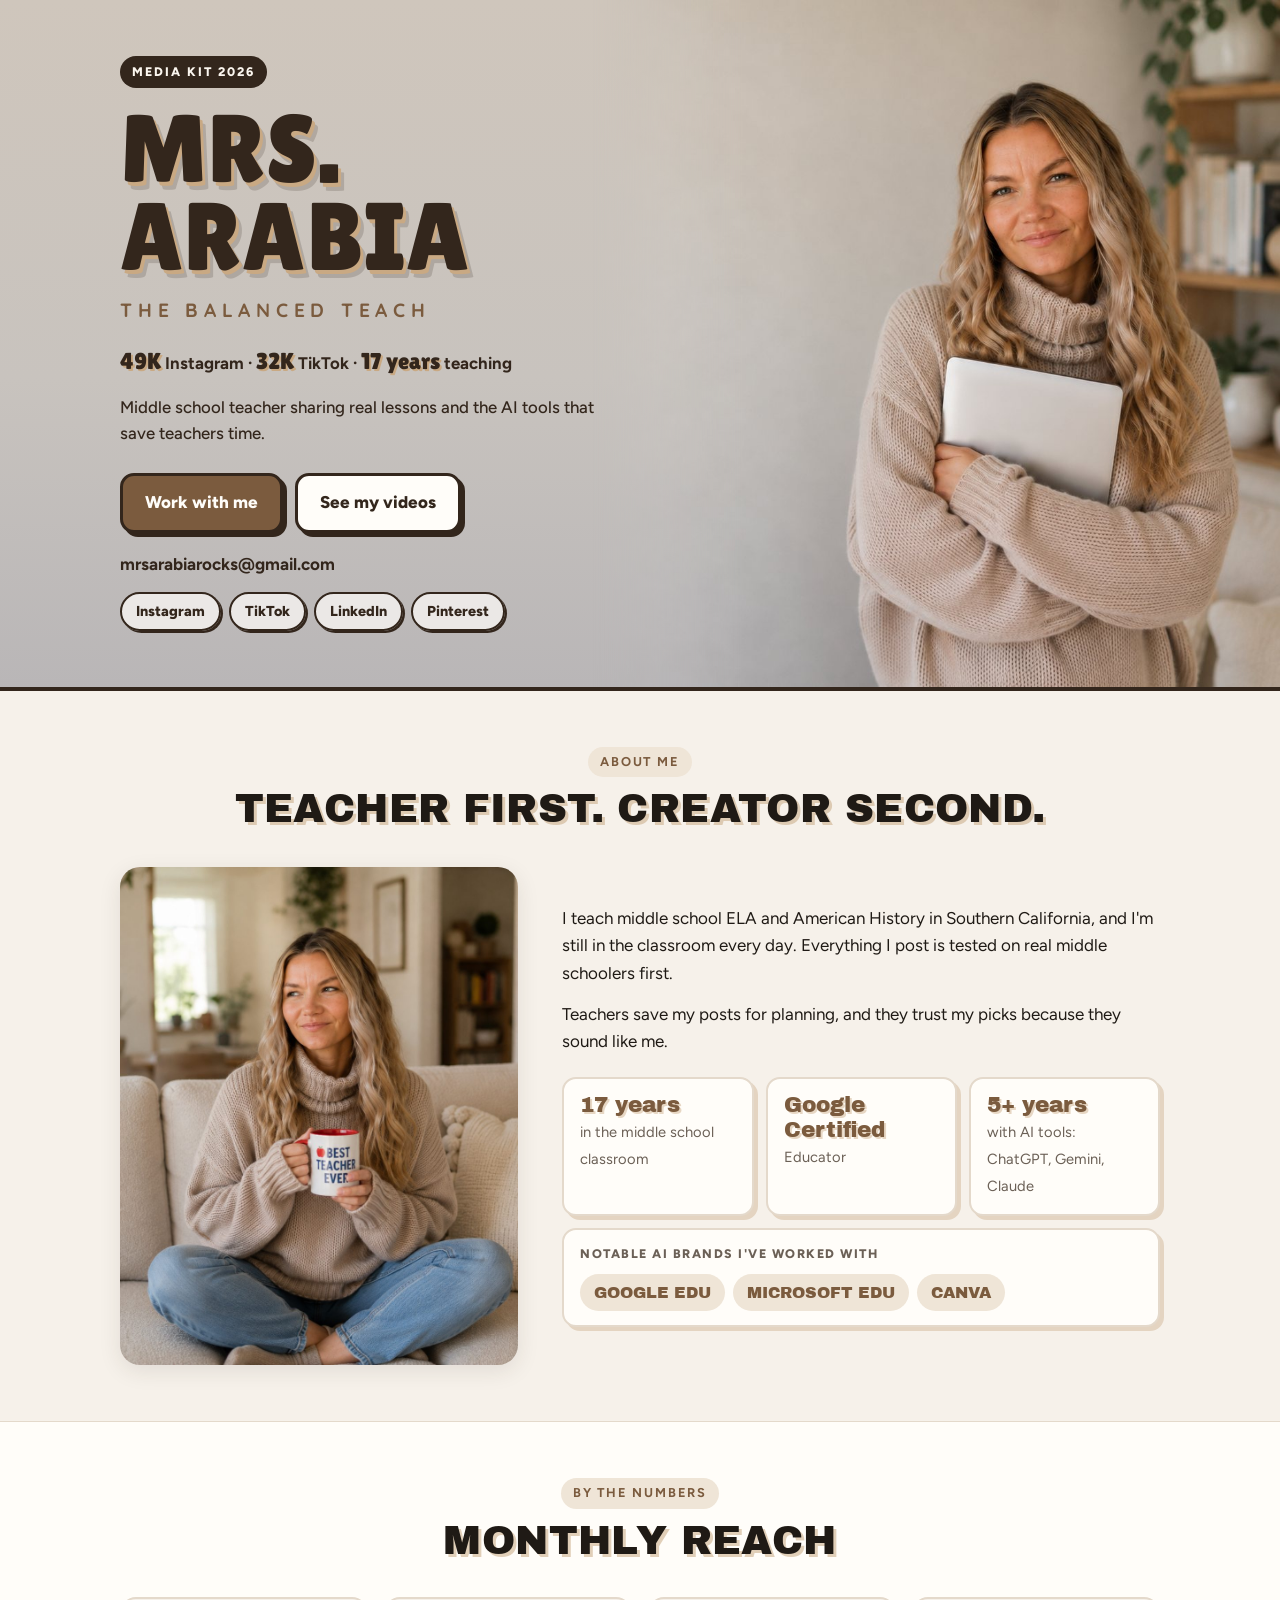
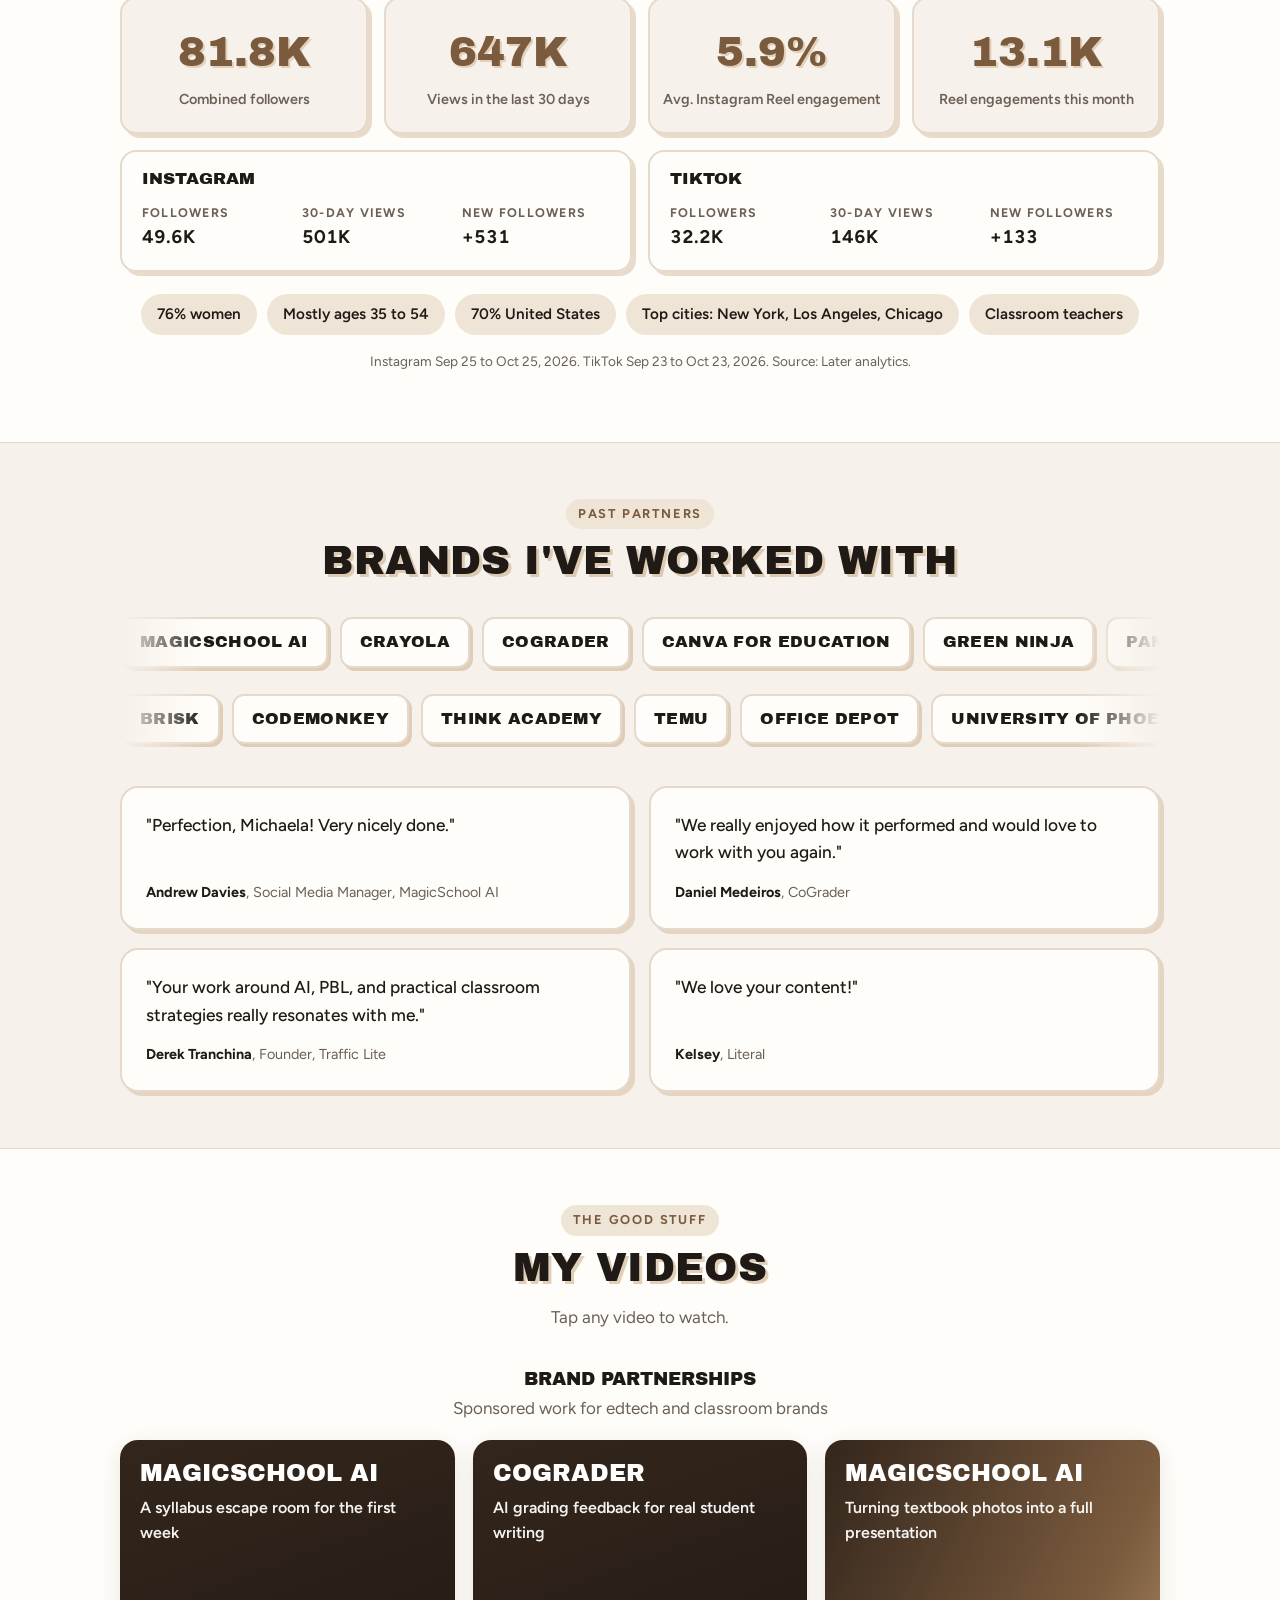
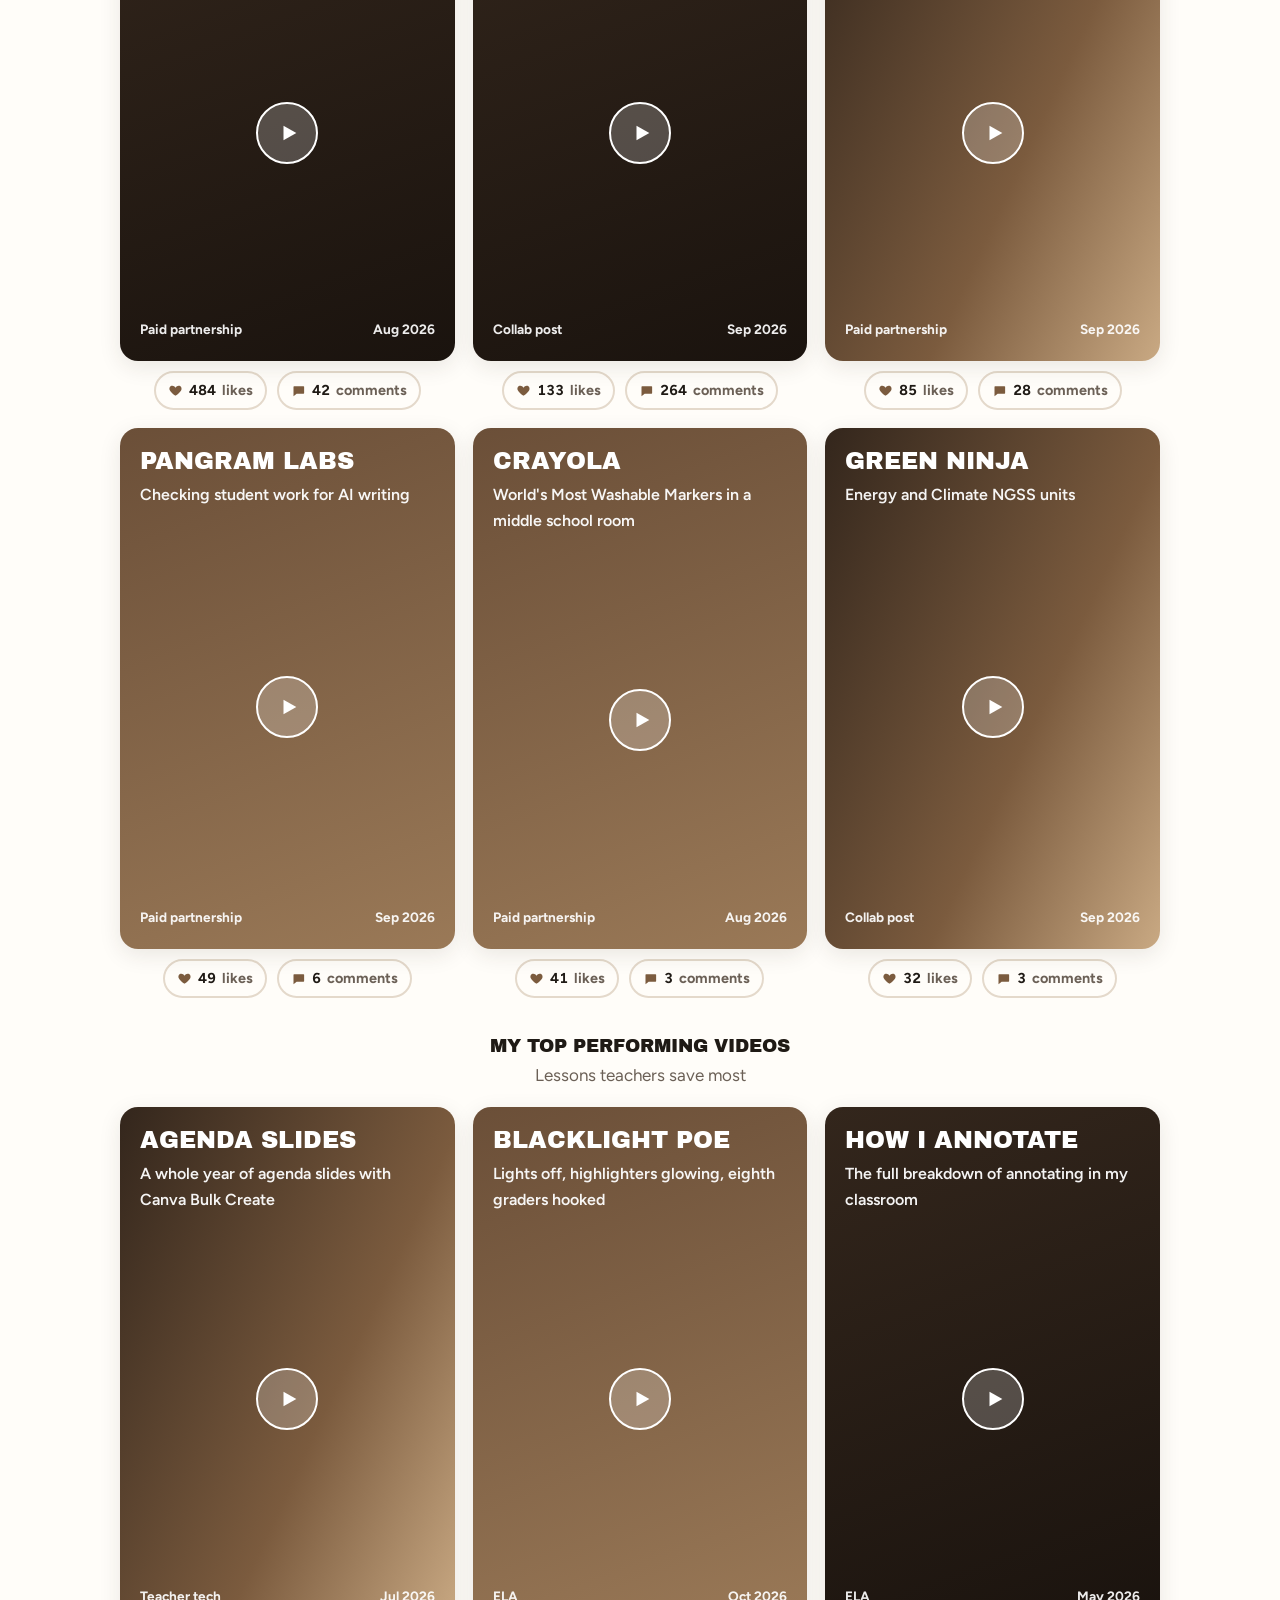
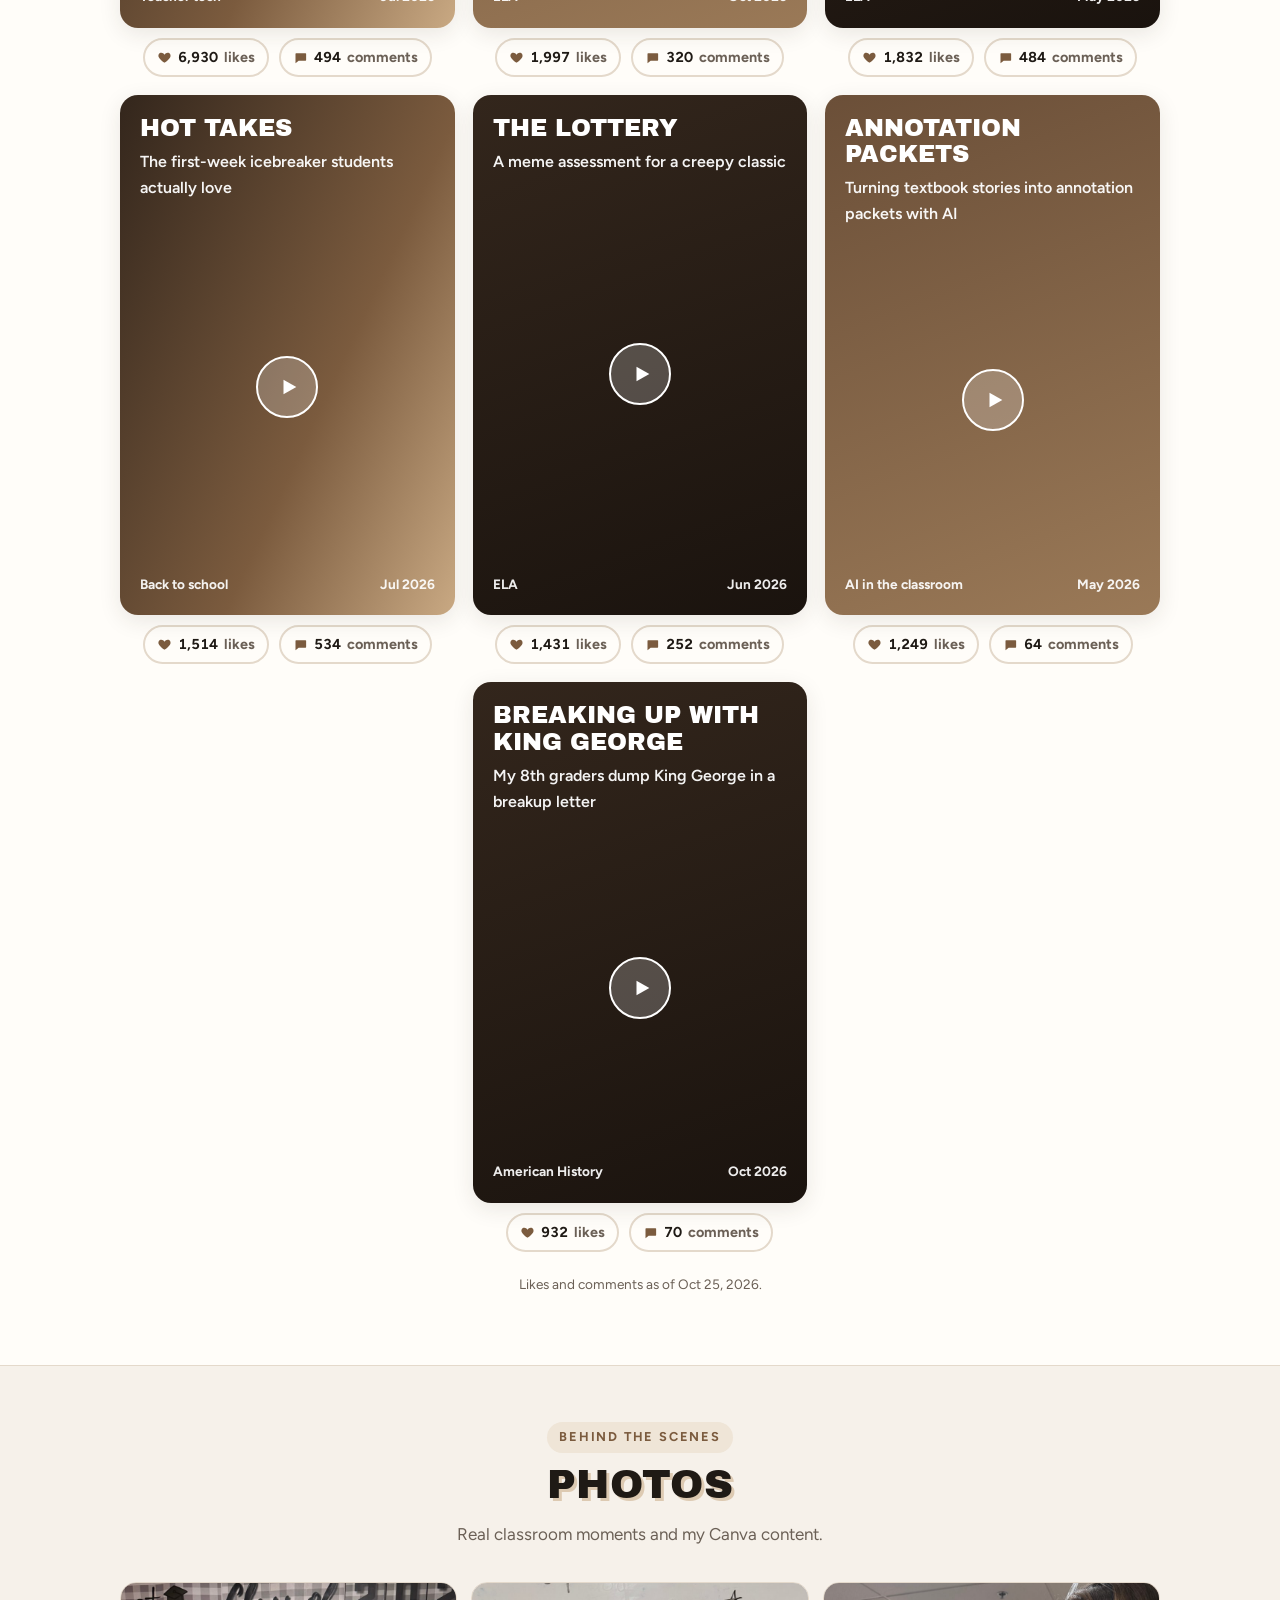
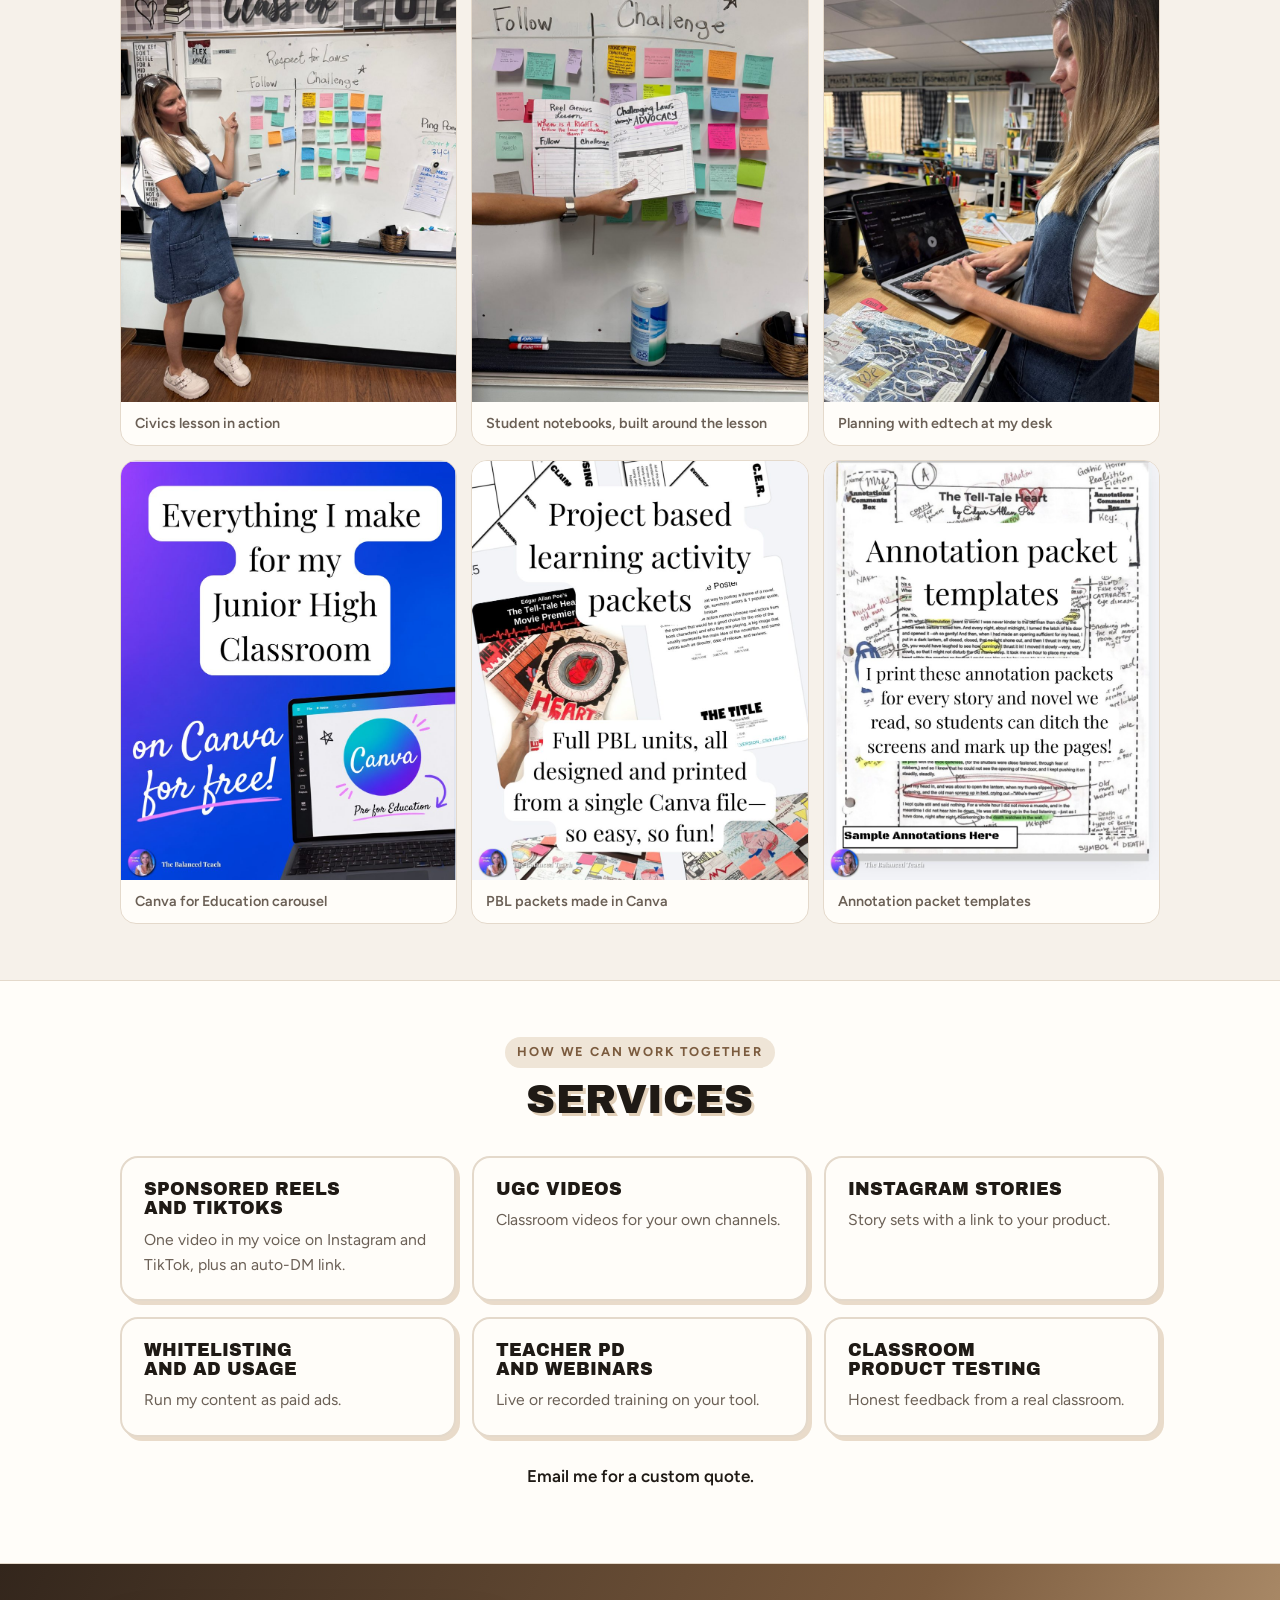
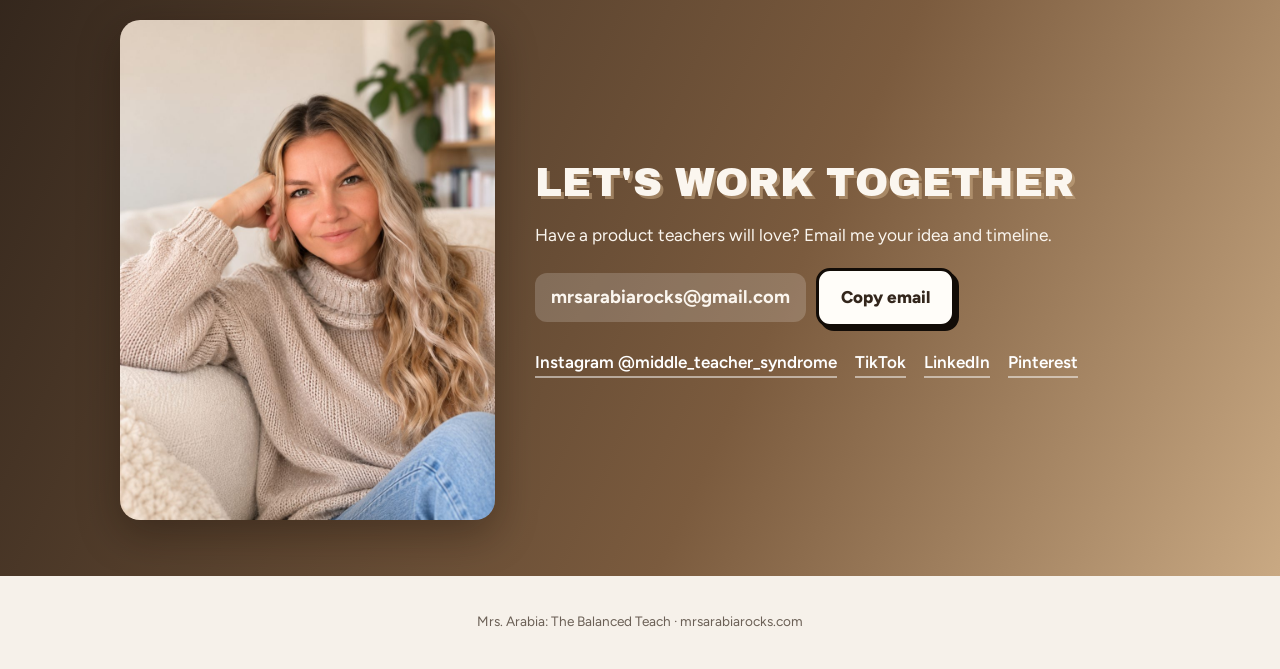
<file: mediakit/index.html>
<!doctype html>
<html lang="en">
<head>
<meta charset="utf-8">
<meta name="viewport" content="width=device-width, initial-scale=1, viewport-fit=cover">
<meta name="description" content="Media kit for Mrs. Arabia: The Balanced Teach. Middle school teacher creator with 81K followers on Instagram and TikTok.">
<meta property="og:title" content="Mrs. Arabia Media Kit">
<meta property="og:description" content="Middle school teacher creator. Stats, past partners, videos and services.">
<meta property="og:image" content="https://mrsarabiarocks.com/mediakit/img/hero.jpg">
<meta property="og:url" content="https://mrsarabiarocks.com/mediakit/">
<link rel="icon" href="/favicon.png">
<title>Mrs. Arabia Media Kit</title>
<meta name="robots" content="noindex">
<link rel="preconnect" href="https://fonts.googleapis.com">
<link rel="preconnect" href="https://fonts.gstatic.com" crossorigin>
<link rel="stylesheet" href="https://fonts.googleapis.com/css2?family=Archivo+Black&family=Figtree:wght@400;500;600;700;800&family=Lilita+One&family=Quicksand:wght@700&display=swap">
<style>
/* Layout: one centered column of stacked sections; brand gradient used only on the hero band, stat numbers and buttons */
:root{
  --bg:#f6f1ea;
  --surface:#fffdf9;
  --ink:#1f1a15;
  --muted:#6b6056;
  --line:#e4d9cb;
  --tan:#c9a983;
  --brown:#7b5b3e;
  --espresso:#33261c;
  --chip:#efe5d7;
  --onDark:#fbf6ef;
  --grad:linear-gradient(115deg,var(--espresso) 0%,var(--brown) 60%,var(--tan) 100%);
  --shadow:0 6px 22px rgba(51,38,28,.10);
  --display:"Archivo Black","Arial Black",Impact,sans-serif;
  --body:"Figtree",system-ui,-apple-system,"Segoe UI",sans-serif;
}
@media (prefers-color-scheme: dark){:root:not([data-theme="light"]){
  --bg:#17130f;--surface:#211b16;--ink:#f3ece2;--muted:#bdb0a0;--line:#3a3028;
  --tan:#d8bb96;--brown:#b48e66;--espresso:#2b2018;--chip:#2c241d;--shadow:0 6px 22px rgba(0,0,0,.35);color-scheme:dark}}
:root[data-theme="dark"]{
  --bg:#17130f;--surface:#211b16;--ink:#f3ece2;--muted:#bdb0a0;--line:#3a3028;
  --tan:#d8bb96;--brown:#b48e66;--espresso:#2b2018;--chip:#2c241d;--shadow:0 6px 22px rgba(0,0,0,.35);color-scheme:dark}

*{box-sizing:border-box}
body{background:var(--bg);color:var(--ink);font-family:var(--body);font-size:17px;line-height:1.6}
.wrap{max-width:1080px;margin:0 auto;padding-inline:20px}
section{padding-block:56px}
h1,h2,h3{font-family:var(--display);font-weight:400;line-height:1.1;text-wrap:balance;margin:0}
h2{font-size:clamp(1.8rem,4vw,2.5rem);text-align:center;text-transform:uppercase;letter-spacing:.01em}
.eyebrow{display:block;text-align:center;font-weight:700;font-size:.8rem;letter-spacing:.14em;text-transform:uppercase;color:var(--brown);margin-bottom:10px}
.lede{max-width:62ch;margin:14px auto 0;text-align:center;color:var(--muted)}
a{color:var(--brown)}
a:focus-visible,button:focus-visible{outline:3px solid var(--tan);outline-offset:3px;border-radius:6px}

/* Hero */
.hero{background:var(--grad);color:var(--onDark);padding-block:0}
.hero-grid{display:grid;grid-template-columns:1.1fr .9fr;gap:40px;align-items:center;padding-block:48px}
.hero-photo{border-radius:22px;overflow:hidden;box-shadow:0 14px 40px rgba(20,12,6,.35);aspect-ratio:4/5;max-width:100%}
.hero-photo img{width:100%;height:100%;object-fit:cover;object-position:center 30%;display:block}
.hero .tag{font-weight:700;letter-spacing:.14em;text-transform:uppercase;font-size:.8rem;opacity:.9}
.hero h1{font-size:clamp(2.3rem,6vw,4rem);margin-top:12px;text-transform:uppercase}
.hero h1 span{display:block;font-size:.55em;margin-top:6px;letter-spacing:.02em}
.hero p{font-size:1.1rem;max-width:44ch;margin:18px 0 0}
.hero-actions{display:flex;flex-wrap:wrap;gap:12px;margin-top:26px}
.btn{display:inline-flex;align-items:center;gap:8px;padding:12px 20px;border-radius:999px;font-weight:700;text-decoration:none;border:0;cursor:pointer;font:inherit;font-weight:700}
.btn-light{background:var(--onDark);color:#33261c}
.btn-ghost{background:rgba(255,255,255,.16);color:#fff;border:2px solid rgba(255,255,255,.7)}
.socials{display:flex;flex-wrap:wrap;gap:8px 18px;margin-top:22px;font-weight:600}
.socials a{color:#fff;text-decoration:none;border-bottom:2px solid rgba(255,255,255,.5)}
.email-line{margin-top:18px;font-weight:600;user-select:all}

/* About */
.about-grid{display:grid;grid-template-columns:.8fr 1.2fr;gap:44px;align-items:center;margin-top:36px}
.about-photo{border-radius:20px;overflow:hidden;box-shadow:var(--shadow);aspect-ratio:4/5;max-width:100%}
.about-photo img{width:100%;height:100%;object-fit:cover;display:block}
.about-text{min-width:0}
.about-text p{margin:0 0 14px;max-width:60ch}
.creds{display:grid;grid-template-columns:repeat(3,1fr);gap:12px;margin-top:22px}
.cred{background:var(--surface);border:1px solid var(--line);border-radius:14px;padding:14px 16px}
.cred b{display:block;font-family:var(--display);font-weight:400;font-size:1.35rem;color:var(--brown);line-height:1.15}
.cred span{font-size:.92rem;color:var(--muted)}

/* Stats */
.stats-band{background:var(--surface);border-block:1px solid var(--line)}
.stats-grid{display:grid;grid-template-columns:repeat(4,1fr);gap:16px;margin-top:34px}
.stat{text-align:center;padding:20px 10px;border-radius:16px;background:var(--bg);border:1px solid var(--line)}
.stat b{display:block;font-family:var(--display);font-weight:400;font-size:clamp(1.8rem,4vw,2.6rem);color:var(--brown);font-variant-numeric:tabular-nums}
.stat span{font-size:.9rem;color:var(--muted);font-weight:600}
.platforms{display:grid;grid-template-columns:1fr 1fr;gap:16px;margin-top:16px}
.platform{border:1px solid var(--line);border-radius:16px;padding:18px 20px;display:flex;justify-content:space-between;gap:12px;flex-wrap:wrap;align-items:baseline}
.platform h3{font-size:1.05rem;text-transform:uppercase}
.platform dl{display:flex;gap:22px;margin:0;flex-wrap:wrap}
.platform dt{font-size:.78rem;text-transform:uppercase;letter-spacing:.1em;color:var(--muted);font-weight:700}
.platform dd{margin:0;font-weight:700;font-size:1.15rem;font-variant-numeric:tabular-nums}
.audience{display:flex;flex-wrap:wrap;justify-content:center;gap:10px;margin-top:22px}
.pill{background:var(--chip);border-radius:999px;padding:8px 16px;font-weight:600;font-size:.95rem}
.stamp{text-align:center;color:var(--muted);font-size:.85rem;margin-top:16px}

/* Brands */
.brands{display:flex;flex-wrap:wrap;justify-content:center;gap:10px 12px;margin-top:30px}
.brand{font-family:var(--display);font-size:1.02rem;padding:10px 18px;border:2px solid var(--line);border-radius:12px;background:var(--surface);text-transform:uppercase;letter-spacing:.02em}
.quotes{display:grid;grid-template-columns:repeat(2,1fr);gap:18px;margin-top:34px}
.quote{background:var(--surface);border:1px solid var(--line);border-radius:18px;padding:24px;margin:0;display:flex;flex-direction:column;gap:14px}
.quote p{margin:0;font-size:1.08rem;font-weight:500}
.quote footer{margin-top:auto;font-size:.9rem;color:var(--muted)}
.quote footer b{color:var(--ink)}

/* Videos */
.vid-group{margin-top:38px}
.vid-group h3{font-size:1.15rem;text-transform:uppercase;text-align:center;margin-bottom:6px}
.vid-group .sub{text-align:center;color:var(--muted);margin:0 0 18px}
.vid-grid{display:grid;grid-template-columns:repeat(3,1fr);gap:18px;justify-items:center}
.vid-grid blockquote.instagram-media{margin:0 !important;width:100% !important;min-width:0 !important;max-width:340px !important}
.vtile{display:flex;flex-direction:column;justify-content:space-between;aspect-ratio:9/14;width:100%;max-width:340px;border-radius:18px;padding:20px;text-decoration:none;color:#fff;background:var(--grad);box-shadow:var(--shadow);position:relative;overflow:hidden}
.vtile.alt{background:linear-gradient(160deg,var(--espresso),#1a130e)}
.vtile.alt2{background:linear-gradient(160deg,#6b4f38,#9a7957)}
.vtile .who{font-family:var(--display);font-size:1.5rem;line-height:1.1;text-transform:uppercase}
.vtile .what{font-weight:600;font-size:1rem;margin-top:8px;opacity:.95}
.vtile .play{width:62px;height:62px;border-radius:50%;background:rgba(255,255,255,.22);border:2px solid #fff;display:grid;place-items:center;align-self:center}
.vtile .play svg{width:22px;height:22px;margin-left:4px}
.vtile .meta{display:flex;justify-content:space-between;font-size:.85rem;font-weight:700;opacity:.92}

/* Photos */
.photo-grid{display:grid;grid-template-columns:repeat(3,1fr);gap:14px;margin-top:34px}
.photo-grid figure{margin:0;border-radius:16px;overflow:hidden;background:var(--surface);border:1px solid var(--line)}
.photo-grid img{display:block;width:100%;aspect-ratio:4/5;object-fit:cover}
.photo-grid figcaption{padding:10px 14px;font-size:.9rem;color:var(--muted);font-weight:600}

/* Services */
.services{display:grid;grid-template-columns:repeat(3,1fr);gap:16px;margin-top:34px}
.service{background:var(--surface);border:1px solid var(--line);border-radius:18px;padding:22px}
.service h3{font-size:1.1rem;text-transform:uppercase}
.service p{margin:8px 0 0;color:var(--muted);font-size:.98rem}
.rates{text-align:center;margin-top:26px;font-weight:600}

/* Contact */
.contact{background:var(--grad);color:var(--onDark)}
.contact-grid{display:grid;grid-template-columns:.75fr 1.25fr;gap:40px;align-items:center}
.contact-photo{border-radius:20px;overflow:hidden;aspect-ratio:3/4;max-width:100%;box-shadow:0 14px 40px rgba(20,12,6,.35)}
.contact-photo img{width:100%;height:100%;object-fit:cover;display:block}
.contact h2{text-align:left}
.contact p{max-width:48ch;font-size:1.08rem}
.email-box{display:flex;flex-wrap:wrap;align-items:center;gap:10px;margin-top:18px}
.email-box code{font-family:var(--body);font-weight:700;font-size:1.15rem;background:rgba(255,255,255,.18);padding:10px 16px;border-radius:12px;user-select:all;word-break:break-all}
.copied{font-weight:700;font-size:.9rem;min-height:1.2em}
.contact .socials a{color:#fff}
.foot{text-align:center;color:var(--muted);font-size:.85rem;padding-block:22px}

@media (max-width:860px){
  .hero-grid,.about-grid,.contact-grid{grid-template-columns:1fr}
  .hero-photo{max-width:420px;order:-1}
  .about-photo,.contact-photo{max-width:420px}
  .stats-grid{grid-template-columns:repeat(2,1fr)}
  .platforms,.quotes,.services{grid-template-columns:1fr}
  .vid-grid,.photo-grid{grid-template-columns:repeat(2,1fr)}
  .creds{grid-template-columns:1fr}
}
@media (max-width:520px){
  .vid-grid,.photo-grid{grid-template-columns:1fr}
  section{padding-block:44px}
}
@media (prefers-reduced-motion:no-preference){.btn,.vtile{transition:transform .15s ease}.btn:hover,.vtile:hover{transform:translateY(-2px)}}

/* ---------- v2: logo-style hero (matches mrsarabiarocks.com) + livelier type and buttons ---------- */
:root{--logo:"Lilita One","Archivo Black","Arial Black",sans-serif;--spaced:"Quicksand","Figtree",sans-serif;--btnShadow:#33261c}
@media (prefers-color-scheme: dark){:root:not([data-theme="light"]){--btnShadow:#000}}
:root[data-theme="dark"]{--btnShadow:#000}

.hero-banner{position:relative;overflow:hidden;color:#33261c;background:linear-gradient(180deg,#cfc6bc 0%,#c8c3be 55%,#b9b6b7 100%);min-height:620px;display:flex;align-items:center;border-bottom:4px solid #33261c}
.hb-inner{position:relative;z-index:1;width:100%}
.hb-text{max-width:52%;padding-block:56px}
.hb-photo{position:absolute;right:0;bottom:0;height:100%;width:auto;max-width:62%;object-fit:cover;object-position:left bottom;-webkit-mask-image:linear-gradient(90deg,transparent 0,#000 22%);mask-image:linear-gradient(90deg,transparent 0,#000 22%)}
.hb-tag{display:inline-block;font-weight:800;font-size:.78rem;letter-spacing:.16em;text-transform:uppercase;background:#33261c;color:#fbf6ef;padding:6px 12px;border-radius:999px}
.logo-name{font-family:var(--logo);font-weight:400;font-size:clamp(3.2rem,8.4vw,6rem);line-height:.92;text-transform:uppercase;letter-spacing:.01em;margin-top:16px;color:#33261c;text-shadow:3px 4px 0 #c9a983,6px 8px 0 rgba(51,38,28,.18)}
.logo-sub{font-family:var(--spaced);font-weight:700;text-transform:uppercase;letter-spacing:.3em;font-size:clamp(.95rem,2vw,1.2rem);color:#7b5b3e;margin:14px 0 0}
.hb-stats{margin:18px 0 0;font-weight:700;font-size:1.05rem}
.hb-stats b{font-family:var(--logo);font-weight:400;font-size:1.35em;color:#33261c;text-shadow:2px 2px 0 #c9a983}
.hb-intro{max-width:44ch;margin:14px 0 0;font-size:1.05rem;font-weight:500}
.hb-email{margin-top:18px;font-weight:700;user-select:all}
.hb-socials{display:flex;flex-wrap:wrap;gap:8px;margin-top:14px}
.hb-socials a{color:#33261c;text-decoration:none;font-weight:800;font-size:.9rem;padding:6px 14px;border-radius:999px;border:2px solid #33261c;background:rgba(255,253,249,.7);box-shadow:2px 2px 0 #33261c;transition:transform .12s,box-shadow .12s}
.hb-socials a:hover{transform:translate(-1px,-1px);box-shadow:3px 3px 0 #33261c}

/* buttons: chunky, sticker style like the main site */
.btn{border-radius:14px;padding:13px 22px;font-weight:800;border:3px solid #33261c;box-shadow:4px 4px 0 #33261c;transition:transform .12s,box-shadow .12s}
.btn:hover{transform:translate(-2px,-2px);box-shadow:6px 6px 0 #33261c}
.btn:active{transform:translate(2px,2px);box-shadow:1px 1px 0 #33261c}
.btn-primary{background:#7b5b3e;color:#fffdf9}
.btn-cream{background:#fffdf9;color:#33261c}
.contact .btn{box-shadow:4px 4px 0 #120c07;border-color:#120c07}

/* headings and numbers get the same soft offset shadow */
h2{text-shadow:3px 3px 0 color-mix(in srgb,var(--tan) 55%,transparent)}
.stat b,.cred b{text-shadow:2px 2px 0 color-mix(in srgb,var(--tan) 45%,transparent)}
.eyebrow{display:table;margin-inline:auto;background:var(--chip);padding:5px 12px;border-radius:999px}
.stat,.cred,.service,.quote{border-width:2px;box-shadow:4px 4px 0 color-mix(in srgb,var(--tan) 40%,transparent)}
.brand{box-shadow:3px 3px 0 color-mix(in srgb,var(--tan) 50%,transparent);transition:transform .12s}
.brand:hover{transform:translate(-1px,-1px)}

@media (max-width:860px){
  .hero-banner{display:block;min-height:0}
  .hb-text{max-width:none;padding-block:40px 18px;text-align:center}
  .hero-actions,.hb-socials{justify-content:center}
  .hb-intro{margin-inline:auto}
  .hb-photo{position:static;display:block;width:100%;max-width:520px;height:auto;margin:0 auto;-webkit-mask-image:linear-gradient(180deg,transparent 0,#000 14%);mask-image:linear-gradient(180deg,transparent 0,#000 14%)}
}

/* ---------- Scrolling brand rows ---------- */
.brands-marquee{display:grid;gap:14px;margin-top:30px;overflow:hidden;-webkit-mask-image:linear-gradient(90deg,transparent,#000 8%,#000 92%,transparent);mask-image:linear-gradient(90deg,transparent,#000 8%,#000 92%,transparent)}
.marquee-row{overflow:hidden;padding-block:4px 8px}
.marquee-track{display:flex;gap:12px;width:max-content;animation:brandScroll 46s linear infinite}
.marquee-row.rev .marquee-track{animation-direction:reverse;animation-duration:52s}
.brands-marquee:hover .marquee-track{animation-play-state:paused}
.marquee-track .brand{white-space:nowrap;flex:none}
@keyframes brandScroll{from{transform:translateX(0)}to{transform:translateX(calc(-50% - 6px))}}
@media (prefers-reduced-motion:reduce){
  .brands-marquee{-webkit-mask-image:none;mask-image:none}
  .marquee-track{animation:none;width:auto;flex-wrap:wrap;justify-content:center}
  .marquee-track .brand[aria-hidden="true"]{display:none}
}

/* ---------- Even platform cards ---------- */
.platform{flex-direction:column;align-items:stretch;justify-content:flex-start;gap:14px;border-width:2px;box-shadow:4px 4px 0 color-mix(in srgb,var(--tan) 40%,transparent)}
.platform dl{display:grid;grid-template-columns:repeat(3,minmax(0,1fr));gap:12px}
.platform dl > div{min-width:0}

/* ---------- Video stats ---------- */
.vid-item{display:flex;flex-direction:column;align-items:center;gap:10px;width:100%;max-width:340px}
.vid-item blockquote.instagram-media,.vid-item iframe{margin:0 !important}
.vid-stats{display:flex;justify-content:center;gap:10px;margin:0;flex-wrap:wrap}
.vid-stats span{display:inline-flex;align-items:center;gap:6px;font-weight:700;font-size:.9rem;padding:6px 12px;border-radius:999px;background:var(--surface);border:2px solid var(--line);color:var(--muted)}
.vid-stats b{color:var(--ink);font-variant-numeric:tabular-nums}
.vid-stats svg{width:15px;height:15px;color:var(--brown)}
.vid-stamp{text-align:center;color:var(--muted);font-size:.85rem;margin-top:22px}

/* ---------- Hover moments (laptops and desktops only) ---------- */
@media (hover:hover) and (prefers-reduced-motion:no-preference){
  .stat,.cred,.service,.quote,.platform,.vid-item,.photo-grid figure,.pill,.vid-stats span{transition:transform .18s ease,box-shadow .18s ease,border-color .18s ease,background-color .18s ease}
  .stat:hover,.cred:hover,.service:hover,.quote:hover,.platform:hover{transform:translate(-3px,-3px);box-shadow:7px 7px 0 color-mix(in srgb,var(--tan) 60%,transparent);border-color:var(--tan)}
  .about-photo img,.contact-photo img,.photo-grid img,.hb-photo{transition:transform .5s ease}
  .about-photo:hover img,.contact-photo:hover img,.photo-grid figure:hover img{transform:scale(1.05)}
  .photo-grid figure:hover{transform:translateY(-3px);box-shadow:6px 6px 0 color-mix(in srgb,var(--tan) 50%,transparent)}
  .vid-item:hover{transform:translateY(-4px)}
  .vid-item:hover .vid-stats span{border-color:var(--tan);background:var(--chip)}
  .brand:hover{background:var(--chip);border-color:var(--tan);transform:translate(-1px,-2px)}
  .pill:hover{background:color-mix(in srgb,var(--tan) 45%,var(--chip));transform:translateY(-2px)}
  .hero-banner:hover .hb-photo{transform:scale(1.015)}
}

/* ---------- Notable AI brands ---------- */
.ai-brands{margin-top:12px;background:var(--surface);border:2px solid var(--line);border-radius:14px;padding:14px 16px;box-shadow:4px 4px 0 color-mix(in srgb,var(--tan) 40%,transparent);display:flex;flex-wrap:wrap;align-items:center;gap:10px 16px}
.ai-label{font-size:.78rem;font-weight:800;letter-spacing:.12em;text-transform:uppercase;color:var(--muted)}
.ai-brands ul{list-style:none;margin:0;padding:0;display:flex;flex-wrap:wrap;gap:8px}
.ai-brands li{font-family:var(--display);font-size:1rem;text-transform:uppercase;color:var(--brown);background:var(--chip);border-radius:999px;padding:6px 14px}

/* ---------- Mobile-safe video grid (Instagram embeds need about 330px each) ---------- */
.vid-grid{grid-template-columns:repeat(3,minmax(0,1fr))}
.vid-grid > *,.vid-item{min-width:0}
.vid-item{max-width:400px}
.vid-item .instagram-media,.vid-item iframe{min-width:0 !important;width:100% !important;max-width:100% !important;box-sizing:border-box}
.vtile{max-width:100%}
@media (max-width:1040px){.vid-grid{grid-template-columns:repeat(2,minmax(0,1fr))}}
@media (max-width:760px){.vid-grid{grid-template-columns:minmax(0,1fr)}.vid-item{max-width:380px;margin-inline:auto}}
@media (max-width:520px){.wrap{padding-inline:16px}.photo-grid{grid-template-columns:minmax(0,1fr)}}

.swipe-hint{display:none;text-align:center;font-size:.85rem;font-weight:700;color:var(--muted);margin:-8px 0 10px}
/* ---------- Shorter phone scroll: swipeable video rows, 2-up photos ---------- */
@media (max-width:760px){
  .vid-grid{display:flex;grid-template-columns:none;gap:14px;overflow-x:auto;scroll-snap-type:x mandatory;padding:4px 16px 14px;margin-inline:-16px;justify-items:initial;-webkit-overflow-scrolling:touch;scrollbar-width:thin}
  .vid-grid > .vid-item{flex:0 0 86%;max-width:360px;scroll-snap-align:center;margin-inline:0}
  .swipe-hint{display:block}
  .photo-grid{grid-template-columns:repeat(2,minmax(0,1fr));gap:10px}
  .photo-grid figcaption{font-size:.8rem;padding:8px 10px}
  section{padding-block:40px}
}
@media (min-width:1041px){.vid-grid > .vid-item:last-child:nth-child(3n+1){grid-column:2}}
@media (min-width:761px) and (max-width:1040px){.vid-grid > .vid-item:last-child:nth-child(2n+1){grid-column:1 / -1;justify-self:center;width:calc(50% - 9px)}}
</style>

<style>body{margin:0}img{max-width:100%}</style>
</head>
<body>
<header class="hero-banner">
  <div class="wrap hb-inner">
    <div class="hb-text">
      <div class="hb-tag">Media Kit 2026</div>
      <h1 class="logo-name">Mrs. Arabia</h1>
      <p class="logo-sub">The Balanced Teach</p>
      <p class="hb-stats"><b>49K</b> Instagram <span aria-hidden="true">&middot;</span> <b>32K</b> TikTok <span aria-hidden="true">&middot;</span> <b>17 years</b> teaching</p>
      <p class="hb-intro">Middle school teacher sharing real lessons and the AI tools that save teachers time.</p>
      <div class="hero-actions">
        <a class="btn btn-primary" href="#contact">Work with me</a>
        <a class="btn btn-cream" href="#videos">See my videos</a>
      </div>
      <div class="hb-email">mrsarabiarocks@gmail.com</div>
      <nav class="hb-socials" aria-label="Social accounts">
        <a href="https://www.instagram.com/middle_teacher_syndrome/" target="_blank" rel="noopener">Instagram</a>
        <a href="https://www.tiktok.com/@middle_teacher_syndrome" target="_blank" rel="noopener">TikTok</a>
        <a href="https://www.linkedin.com/in/michaela-arabia-a662818b" target="_blank" rel="noopener">LinkedIn</a>
        <a href="https://www.pinterest.com/Middle_Teacher_Syndrome" target="_blank" rel="noopener">Pinterest</a>
      </nav>
    </div>
  </div>
  <img class="hb-photo" src="img/hero-wide.jpg" alt="Michaela Arabia holding her laptop at home" width="1000" height="998">
</header>

<main>
<section id="about">
  <div class="wrap">
    <span class="eyebrow">About me</span>
    <h2>Teacher first. Creator second.</h2>
    <div class="about-grid">
      <div class="about-photo"><img src="img/about.jpg" alt="Michaela on the couch with a Best Teacher Ever mug"></div>
      <div class="about-text">
        <p>I teach middle school ELA and American History in Southern California, and I'm still in the classroom every day. Everything I post is tested on real middle schoolers first.</p>
        <p>Teachers save my posts for planning, and they trust my picks because they sound like me.</p>
        <div class="creds">
          <div class="cred"><b>17 years</b><span>in the middle school classroom</span></div>
          <div class="cred"><b>Google Certified</b><span>Educator</span></div>
          <div class="cred"><b>5+ years</b><span>with AI tools: ChatGPT, Gemini, Claude</span></div>
        </div>
        <div class="ai-brands">
          <span class="ai-label">Notable AI brands I've worked with</span>
          <ul>
            <li>Google EDU</li>
            <li>Microsoft EDU</li>
            <li>Canva</li>
          </ul>
        </div>
      </div>
    </div>
  </div>
</section>

<section class="stats-band" id="stats">
  <div class="wrap">
    <span class="eyebrow">By the numbers</span>
    <h2>Monthly reach</h2>
    <div class="stats-grid">
      <div class="stat"><b>81.8K</b><span>Combined followers</span></div>
      <div class="stat"><b>647K</b><span>Views in the last 30 days</span></div>
      <div class="stat"><b>5.9%</b><span>Avg. Instagram Reel engagement</span></div>
      <div class="stat"><b>13.1K</b><span>Reel engagements this month</span></div>
    </div>
    <div class="platforms">
      <div class="platform">
        <h3>Instagram</h3>
        <dl>
          <div><dt>Followers</dt><dd>49.6K</dd></div>
          <div><dt>30-day views</dt><dd>501K</dd></div>
          <div><dt>New followers</dt><dd>+531</dd></div>
        </dl>
      </div>
      <div class="platform">
        <h3>TikTok</h3>
        <dl>
          <div><dt>Followers</dt><dd>32.2K</dd></div>
          <div><dt>30-day views</dt><dd>146K</dd></div>
          <div><dt>New followers</dt><dd>+133</dd></div>
        </dl>
      </div>
    </div>
    <div class="audience" aria-label="Audience">
      <span class="pill">76% women</span>
      <span class="pill">Mostly ages 35 to 54</span>
      <span class="pill">70% United States</span>
      <span class="pill">Top cities: New York, Los Angeles, Chicago</span>
      <span class="pill">Classroom teachers</span>
    </div>
    <p class="stamp">Instagram Sep 25 to Oct 25, 2026. TikTok Sep 23 to Oct 23, 2026. Source: Later analytics.</p>
  </div>
</section>

<section id="brands">
  <div class="wrap">
    <span class="eyebrow">Past partners</span>
    <h2>Brands I've worked with</h2>
    <div class="brands-marquee" aria-label="Brands I've worked with"><div class="marquee-row"><div class="marquee-track"><span class="brand">MagicSchool AI</span><span class="brand">Crayola</span><span class="brand">CoGrader</span><span class="brand">Canva for Education</span><span class="brand">Green Ninja</span><span class="brand">Pangram Labs</span><span class="brand">Diffit</span><span class="brand">Seesaw</span><span class="brand">CK-12 Flexi</span><span class="brand" aria-hidden="true">MagicSchool AI</span><span class="brand" aria-hidden="true">Crayola</span><span class="brand" aria-hidden="true">CoGrader</span><span class="brand" aria-hidden="true">Canva for Education</span><span class="brand" aria-hidden="true">Green Ninja</span><span class="brand" aria-hidden="true">Pangram Labs</span><span class="brand" aria-hidden="true">Diffit</span><span class="brand" aria-hidden="true">Seesaw</span><span class="brand" aria-hidden="true">CK-12 Flexi</span></div></div><div class="marquee-row rev"><div class="marquee-track"><span class="brand">Brisk</span><span class="brand">CodeMonkey</span><span class="brand">Think Academy</span><span class="brand">Temu</span><span class="brand">Office Depot</span><span class="brand">University of Phoenix</span><span class="brand">Literal</span><span class="brand">Bark</span><span class="brand" aria-hidden="true">Brisk</span><span class="brand" aria-hidden="true">CodeMonkey</span><span class="brand" aria-hidden="true">Think Academy</span><span class="brand" aria-hidden="true">Temu</span><span class="brand" aria-hidden="true">Office Depot</span><span class="brand" aria-hidden="true">University of Phoenix</span><span class="brand" aria-hidden="true">Literal</span><span class="brand" aria-hidden="true">Bark</span></div></div></div>
    <div class="quotes">
      <blockquote class="quote">
        <p>"Perfection, Michaela! Very nicely done."</p>
        <footer><b>Andrew Davies</b>, Social Media Manager, MagicSchool AI</footer>
      </blockquote>
      <blockquote class="quote">
        <p>"We really enjoyed how it performed and would love to work with you again."</p>
        <footer><b>Daniel Medeiros</b>, CoGrader</footer>
      </blockquote>
      <blockquote class="quote">
        <p>"Your work around AI, PBL, and practical classroom strategies really resonates with me."</p>
        <footer><b>Derek Tranchina</b>, Founder, Traffic Lite</footer>
      </blockquote>
      <blockquote class="quote">
        <p>"We love your content!"</p>
        <footer><b>Kelsey</b>, Literal</footer>
      </blockquote>
    </div>
  </div>
</section>

<section class="stats-band" id="videos">
  <div class="wrap">
    <span class="eyebrow">The good stuff</span>
    <h2>My videos</h2>
    <p class="lede">Tap any video to watch.</p>

    <div class="vid-group">
      <h3>Brand partnerships</h3>
      <p class="sub">Sponsored work for edtech and classroom brands</p>
      <p class="swipe-hint">Swipe for more</p>
      <div class="vid-grid">
        <div class="vid-item"><blockquote class="instagram-media" data-instgrm-permalink="https://www.instagram.com/reel/DbrtTZMhbzn/" data-instgrm-version="14"><a class="vtile alt" href="https://www.instagram.com/reel/DbrtTZMhbzn/" target="_blank" rel="noopener"><div><div class="who">MagicSchool AI</div><div class="what">A syllabus escape room for the first week</div></div><span class="play"><svg viewBox="0 0 24 24" fill="#fff"><path d="M6 4l14 8-14 8z"/></svg></span><div class="meta"><span>Paid partnership</span><span>Aug 2026</span></div></a></blockquote><p class="vid-stats"><span><svg viewBox="0 0 24 24" aria-hidden="true"><path d="M12 20.5s-7.5-4.6-9.3-9.2C1.4 8 3.4 4.5 7 4.5c2 0 3.4 1.1 5 3 1.6-1.9 3-3 5-3 3.6 0 5.6 3.5 4.3 6.8-1.8 4.6-9.3 9.2-9.3 9.2z" fill="currentColor"/></svg><b>484</b> likes</span><span><svg viewBox="0 0 24 24" aria-hidden="true"><path d="M4 5h16a1 1 0 0 1 1 1v10a1 1 0 0 1-1 1H9l-5 4V6a1 1 0 0 1 1-1z" fill="currentColor"/></svg><b>42</b> comments</span></p></div>
        <div class="vid-item"><blockquote class="instagram-media" data-instgrm-permalink="https://www.instagram.com/reel/DdeLzzxhQs9/" data-instgrm-version="14"><a class="vtile alt" href="https://www.instagram.com/reel/DdeLzzxhQs9/" target="_blank" rel="noopener"><div><div class="who">CoGrader</div><div class="what">AI grading feedback for real student writing</div></div><span class="play"><svg viewBox="0 0 24 24" fill="#fff"><path d="M6 4l14 8-14 8z"/></svg></span><div class="meta"><span>Collab post</span><span>Sep 2026</span></div></a></blockquote><p class="vid-stats"><span><svg viewBox="0 0 24 24" aria-hidden="true"><path d="M12 20.5s-7.5-4.6-9.3-9.2C1.4 8 3.4 4.5 7 4.5c2 0 3.4 1.1 5 3 1.6-1.9 3-3 5-3 3.6 0 5.6 3.5 4.3 6.8-1.8 4.6-9.3 9.2-9.3 9.2z" fill="currentColor"/></svg><b>133</b> likes</span><span><svg viewBox="0 0 24 24" aria-hidden="true"><path d="M4 5h16a1 1 0 0 1 1 1v10a1 1 0 0 1-1 1H9l-5 4V6a1 1 0 0 1 1-1z" fill="currentColor"/></svg><b>264</b> comments</span></p></div>
        <div class="vid-item"><blockquote class="instagram-media" data-instgrm-permalink="https://www.instagram.com/reel/Dd34SmBxM-w/" data-instgrm-version="14"><a class="vtile" href="https://www.instagram.com/reel/Dd34SmBxM-w/" target="_blank" rel="noopener"><div><div class="who">MagicSchool AI</div><div class="what">Turning textbook photos into a full presentation</div></div><span class="play"><svg viewBox="0 0 24 24" fill="#fff"><path d="M6 4l14 8-14 8z"/></svg></span><div class="meta"><span>Paid partnership</span><span>Sep 2026</span></div></a></blockquote><p class="vid-stats"><span><svg viewBox="0 0 24 24" aria-hidden="true"><path d="M12 20.5s-7.5-4.6-9.3-9.2C1.4 8 3.4 4.5 7 4.5c2 0 3.4 1.1 5 3 1.6-1.9 3-3 5-3 3.6 0 5.6 3.5 4.3 6.8-1.8 4.6-9.3 9.2-9.3 9.2z" fill="currentColor"/></svg><b>85</b> likes</span><span><svg viewBox="0 0 24 24" aria-hidden="true"><path d="M4 5h16a1 1 0 0 1 1 1v10a1 1 0 0 1-1 1H9l-5 4V6a1 1 0 0 1 1-1z" fill="currentColor"/></svg><b>28</b> comments</span></p></div>
        <div class="vid-item"><blockquote class="instagram-media" data-instgrm-permalink="https://www.instagram.com/reel/Ddl3Un3BQVa/" data-instgrm-version="14"><a class="vtile alt2" href="https://www.instagram.com/reel/Ddl3Un3BQVa/" target="_blank" rel="noopener"><div><div class="who">Pangram Labs</div><div class="what">Checking student work for AI writing</div></div><span class="play"><svg viewBox="0 0 24 24" fill="#fff"><path d="M6 4l14 8-14 8z"/></svg></span><div class="meta"><span>Paid partnership</span><span>Sep 2026</span></div></a></blockquote><p class="vid-stats"><span><svg viewBox="0 0 24 24" aria-hidden="true"><path d="M12 20.5s-7.5-4.6-9.3-9.2C1.4 8 3.4 4.5 7 4.5c2 0 3.4 1.1 5 3 1.6-1.9 3-3 5-3 3.6 0 5.6 3.5 4.3 6.8-1.8 4.6-9.3 9.2-9.3 9.2z" fill="currentColor"/></svg><b>49</b> likes</span><span><svg viewBox="0 0 24 24" aria-hidden="true"><path d="M4 5h16a1 1 0 0 1 1 1v10a1 1 0 0 1-1 1H9l-5 4V6a1 1 0 0 1 1-1z" fill="currentColor"/></svg><b>6</b> comments</span></p></div>
        <div class="vid-item"><blockquote class="instagram-media" data-instgrm-permalink="https://www.instagram.com/reel/Dci7MB3hGqs/" data-instgrm-version="14"><a class="vtile alt2" href="https://www.instagram.com/reel/Dci7MB3hGqs/" target="_blank" rel="noopener"><div><div class="who">Crayola</div><div class="what">World's Most Washable Markers in a middle school room</div></div><span class="play"><svg viewBox="0 0 24 24" fill="#fff"><path d="M6 4l14 8-14 8z"/></svg></span><div class="meta"><span>Paid partnership</span><span>Aug 2026</span></div></a></blockquote><p class="vid-stats"><span><svg viewBox="0 0 24 24" aria-hidden="true"><path d="M12 20.5s-7.5-4.6-9.3-9.2C1.4 8 3.4 4.5 7 4.5c2 0 3.4 1.1 5 3 1.6-1.9 3-3 5-3 3.6 0 5.6 3.5 4.3 6.8-1.8 4.6-9.3 9.2-9.3 9.2z" fill="currentColor"/></svg><b>41</b> likes</span><span><svg viewBox="0 0 24 24" aria-hidden="true"><path d="M4 5h16a1 1 0 0 1 1 1v10a1 1 0 0 1-1 1H9l-5 4V6a1 1 0 0 1 1-1z" fill="currentColor"/></svg><b>3</b> comments</span></p></div>
        <div class="vid-item"><blockquote class="instagram-media" data-instgrm-permalink="https://www.instagram.com/reel/DdT2UCLvUl6/" data-instgrm-version="14"><a class="vtile" href="https://www.instagram.com/reel/DdT2UCLvUl6/" target="_blank" rel="noopener"><div><div class="who">Green Ninja</div><div class="what">Energy and Climate NGSS units</div></div><span class="play"><svg viewBox="0 0 24 24" fill="#fff"><path d="M6 4l14 8-14 8z"/></svg></span><div class="meta"><span>Collab post</span><span>Sep 2026</span></div></a></blockquote><p class="vid-stats"><span><svg viewBox="0 0 24 24" aria-hidden="true"><path d="M12 20.5s-7.5-4.6-9.3-9.2C1.4 8 3.4 4.5 7 4.5c2 0 3.4 1.1 5 3 1.6-1.9 3-3 5-3 3.6 0 5.6 3.5 4.3 6.8-1.8 4.6-9.3 9.2-9.3 9.2z" fill="currentColor"/></svg><b>32</b> likes</span><span><svg viewBox="0 0 24 24" aria-hidden="true"><path d="M4 5h16a1 1 0 0 1 1 1v10a1 1 0 0 1-1 1H9l-5 4V6a1 1 0 0 1 1-1z" fill="currentColor"/></svg><b>3</b> comments</span></p></div>
      </div>
    </div>

    <div class="vid-group">
      <h3>My top performing videos</h3>
      <p class="sub">Lessons teachers save most</p>
      <p class="swipe-hint">Swipe for more</p>
      <div class="vid-grid">
        <div class="vid-item"><blockquote class="instagram-media" data-instgrm-permalink="https://www.instagram.com/reel/DbBoju3veLA/" data-instgrm-version="14"><a class="vtile" href="https://www.instagram.com/reel/DbBoju3veLA/" target="_blank" rel="noopener"><div><div class="who">Agenda Slides</div><div class="what">A whole year of agenda slides with Canva Bulk Create</div></div><span class="play"><svg viewBox="0 0 24 24" fill="#fff"><path d="M6 4l14 8-14 8z"/></svg></span><div class="meta"><span>Teacher tech</span><span>Jul 2026</span></div></a></blockquote><p class="vid-stats"><span><svg viewBox="0 0 24 24" aria-hidden="true"><path d="M12 20.5s-7.5-4.6-9.3-9.2C1.4 8 3.4 4.5 7 4.5c2 0 3.4 1.1 5 3 1.6-1.9 3-3 5-3 3.6 0 5.6 3.5 4.3 6.8-1.8 4.6-9.3 9.2-9.3 9.2z" fill="currentColor"/></svg><b>6,930</b> likes</span><span><svg viewBox="0 0 24 24" aria-hidden="true"><path d="M4 5h16a1 1 0 0 1 1 1v10a1 1 0 0 1-1 1H9l-5 4V6a1 1 0 0 1 1-1z" fill="currentColor"/></svg><b>494</b> comments</span></p></div>
        <div class="vid-item"><blockquote class="instagram-media" data-instgrm-permalink="https://www.instagram.com/reel/DeJ8tEED88J/" data-instgrm-version="14"><a class="vtile alt2" href="https://www.instagram.com/reel/DeJ8tEED88J/" target="_blank" rel="noopener"><div><div class="who">Blacklight Poe</div><div class="what">Lights off, highlighters glowing, eighth graders hooked</div></div><span class="play"><svg viewBox="0 0 24 24" fill="#fff"><path d="M6 4l14 8-14 8z"/></svg></span><div class="meta"><span>ELA</span><span>Oct 2026</span></div></a></blockquote><p class="vid-stats"><span><svg viewBox="0 0 24 24" aria-hidden="true"><path d="M12 20.5s-7.5-4.6-9.3-9.2C1.4 8 3.4 4.5 7 4.5c2 0 3.4 1.1 5 3 1.6-1.9 3-3 5-3 3.6 0 5.6 3.5 4.3 6.8-1.8 4.6-9.3 9.2-9.3 9.2z" fill="currentColor"/></svg><b>1,997</b> likes</span><span><svg viewBox="0 0 24 24" aria-hidden="true"><path d="M4 5h16a1 1 0 0 1 1 1v10a1 1 0 0 1-1 1H9l-5 4V6a1 1 0 0 1 1-1z" fill="currentColor"/></svg><b>320</b> comments</span></p></div>
        <div class="vid-item"><blockquote class="instagram-media" data-instgrm-permalink="https://www.instagram.com/reel/DX-s1VWzEqv/" data-instgrm-version="14"><a class="vtile alt" href="https://www.instagram.com/reel/DX-s1VWzEqv/" target="_blank" rel="noopener"><div><div class="who">How I Annotate</div><div class="what">The full breakdown of annotating in my classroom</div></div><span class="play"><svg viewBox="0 0 24 24" fill="#fff"><path d="M6 4l14 8-14 8z"/></svg></span><div class="meta"><span>ELA</span><span>May 2026</span></div></a></blockquote><p class="vid-stats"><span><svg viewBox="0 0 24 24" aria-hidden="true"><path d="M12 20.5s-7.5-4.6-9.3-9.2C1.4 8 3.4 4.5 7 4.5c2 0 3.4 1.1 5 3 1.6-1.9 3-3 5-3 3.6 0 5.6 3.5 4.3 6.8-1.8 4.6-9.3 9.2-9.3 9.2z" fill="currentColor"/></svg><b>1,832</b> likes</span><span><svg viewBox="0 0 24 24" aria-hidden="true"><path d="M4 5h16a1 1 0 0 1 1 1v10a1 1 0 0 1-1 1H9l-5 4V6a1 1 0 0 1 1-1z" fill="currentColor"/></svg><b>484</b> comments</span></p></div>
        <div class="vid-item"><blockquote class="instagram-media" data-instgrm-permalink="https://www.instagram.com/reel/DbYdTMAE6j0/" data-instgrm-version="14"><a class="vtile" href="https://www.instagram.com/reel/DbYdTMAE6j0/" target="_blank" rel="noopener"><div><div class="who">Hot Takes</div><div class="what">The first-week icebreaker students actually love</div></div><span class="play"><svg viewBox="0 0 24 24" fill="#fff"><path d="M6 4l14 8-14 8z"/></svg></span><div class="meta"><span>Back to school</span><span>Jul 2026</span></div></a></blockquote><p class="vid-stats"><span><svg viewBox="0 0 24 24" aria-hidden="true"><path d="M12 20.5s-7.5-4.6-9.3-9.2C1.4 8 3.4 4.5 7 4.5c2 0 3.4 1.1 5 3 1.6-1.9 3-3 5-3 3.6 0 5.6 3.5 4.3 6.8-1.8 4.6-9.3 9.2-9.3 9.2z" fill="currentColor"/></svg><b>1,514</b> likes</span><span><svg viewBox="0 0 24 24" aria-hidden="true"><path d="M4 5h16a1 1 0 0 1 1 1v10a1 1 0 0 1-1 1H9l-5 4V6a1 1 0 0 1 1-1z" fill="currentColor"/></svg><b>534</b> comments</span></p></div>
        <div class="vid-item"><blockquote class="instagram-media" data-instgrm-permalink="https://www.instagram.com/reel/DZk76x-vo-M/" data-instgrm-version="14"><a class="vtile alt" href="https://www.instagram.com/reel/DZk76x-vo-M/" target="_blank" rel="noopener"><div><div class="who">The Lottery</div><div class="what">A meme assessment for a creepy classic</div></div><span class="play"><svg viewBox="0 0 24 24" fill="#fff"><path d="M6 4l14 8-14 8z"/></svg></span><div class="meta"><span>ELA</span><span>Jun 2026</span></div></a></blockquote><p class="vid-stats"><span><svg viewBox="0 0 24 24" aria-hidden="true"><path d="M12 20.5s-7.5-4.6-9.3-9.2C1.4 8 3.4 4.5 7 4.5c2 0 3.4 1.1 5 3 1.6-1.9 3-3 5-3 3.6 0 5.6 3.5 4.3 6.8-1.8 4.6-9.3 9.2-9.3 9.2z" fill="currentColor"/></svg><b>1,431</b> likes</span><span><svg viewBox="0 0 24 24" aria-hidden="true"><path d="M4 5h16a1 1 0 0 1 1 1v10a1 1 0 0 1-1 1H9l-5 4V6a1 1 0 0 1 1-1z" fill="currentColor"/></svg><b>252</b> comments</span></p></div>
        <div class="vid-item"><blockquote class="instagram-media" data-instgrm-permalink="https://www.instagram.com/reel/DYD6ujaTbQF/" data-instgrm-version="14"><a class="vtile alt2" href="https://www.instagram.com/reel/DYD6ujaTbQF/" target="_blank" rel="noopener"><div><div class="who">Annotation Packets</div><div class="what">Turning textbook stories into annotation packets with AI</div></div><span class="play"><svg viewBox="0 0 24 24" fill="#fff"><path d="M6 4l14 8-14 8z"/></svg></span><div class="meta"><span>AI in the classroom</span><span>May 2026</span></div></a></blockquote><p class="vid-stats"><span><svg viewBox="0 0 24 24" aria-hidden="true"><path d="M12 20.5s-7.5-4.6-9.3-9.2C1.4 8 3.4 4.5 7 4.5c2 0 3.4 1.1 5 3 1.6-1.9 3-3 5-3 3.6 0 5.6 3.5 4.3 6.8-1.8 4.6-9.3 9.2-9.3 9.2z" fill="currentColor"/></svg><b>1,249</b> likes</span><span><svg viewBox="0 0 24 24" aria-hidden="true"><path d="M4 5h16a1 1 0 0 1 1 1v10a1 1 0 0 1-1 1H9l-5 4V6a1 1 0 0 1 1-1z" fill="currentColor"/></svg><b>64</b> comments</span></p></div>
        <div class="vid-item"><blockquote class="instagram-media" data-instgrm-permalink="https://www.instagram.com/reel/Det_2ZbAZR6/" data-instgrm-version="14"><a class="vtile alt" href="https://www.instagram.com/reel/Det_2ZbAZR6/" target="_blank" rel="noopener"><div><div class="who">Breaking Up With King George</div><div class="what">My 8th graders dump King George in a breakup letter</div></div><span class="play"><svg viewBox="0 0 24 24" fill="#fff"><path d="M6 4l14 8-14 8z"/></svg></span><div class="meta"><span>American History</span><span>Oct 2026</span></div></a></blockquote><p class="vid-stats"><span><svg viewBox="0 0 24 24" aria-hidden="true"><path d="M12 20.5s-7.5-4.6-9.3-9.2C1.4 8 3.4 4.5 7 4.5c2 0 3.4 1.1 5 3 1.6-1.9 3-3 5-3 3.6 0 5.6 3.5 4.3 6.8-1.8 4.6-9.3 9.2-9.3 9.2z" fill="currentColor"/></svg><b>932</b> likes</span><span><svg viewBox="0 0 24 24" aria-hidden="true"><path d="M4 5h16a1 1 0 0 1 1 1v10a1 1 0 0 1-1 1H9l-5 4V6a1 1 0 0 1 1-1z" fill="currentColor"/></svg><b>70</b> comments</span></p></div>
      </div>
    </div>
    <p class="vid-stamp">Likes and comments as of Oct 25, 2026.</p>
  </div>
</section>

<section id="photos">
  <div class="wrap">
    <span class="eyebrow">Behind the scenes</span>
    <h2>Photos</h2>
    <p class="lede">Real classroom moments and my Canva content.</p>
    <div class="photo-grid">
      <figure><img src="img/class-board.jpg" alt="Michaela pointing to a Follow or Challenge sticky note board in her classroom" loading="lazy"><figcaption>Civics lesson in action</figcaption></figure>
      <figure><img src="img/class-notebook.jpg" alt="An interactive notebook held up in front of a sticky note board" loading="lazy"><figcaption>Student notebooks, built around the lesson</figcaption></figure>
      <figure><img src="img/class-laptop.jpg" alt="Michaela at her classroom laptop" loading="lazy"><figcaption>Planning with edtech at my desk</figcaption></figure>
      <figure><img src="img/canva-cover.jpg" alt="Carousel cover: Everything I make for my junior high classroom on Canva for free" loading="lazy"><figcaption>Canva for Education carousel</figcaption></figure>
      <figure><img src="img/canva-pbl.jpg" alt="Carousel slide showing project based learning packets made in Canva" loading="lazy"><figcaption>PBL packets made in Canva</figcaption></figure>
      <figure><img src="img/canva-annotate.jpg" alt="Carousel slide showing a Tell-Tale Heart annotation packet" loading="lazy"><figcaption>Annotation packet templates</figcaption></figure>
    </div>
  </div>
</section>

<section class="stats-band" id="services">
  <div class="wrap">
    <span class="eyebrow">How we can work together</span>
    <h2>Services</h2>
    <div class="services">
      <div class="service"><h3>Sponsored Reels and TikToks</h3><p>One video in my voice on Instagram and TikTok, plus an auto-DM link.</p></div>
      <div class="service"><h3>UGC videos</h3><p>Classroom videos for your own channels.</p></div>
      <div class="service"><h3>Instagram Stories</h3><p>Story sets with a link to your product.</p></div>
      <div class="service"><h3>Whitelisting and ad usage</h3><p>Run my content as paid ads.</p></div>
      <div class="service"><h3>Teacher PD and webinars</h3><p>Live or recorded training on your tool.</p></div>
      <div class="service"><h3>Classroom product testing</h3><p>Honest feedback from a real classroom.</p></div>
    </div>
    <p class="rates">Email me for a custom quote.</p>
  </div>
</section>

<section class="contact" id="contact">
  <div class="wrap contact-grid">
    <div class="contact-photo"><img src="img/contact.jpg" alt="Michaela smiling on the couch" loading="lazy"></div>
    <div>
      <h2>Let's work together</h2>
      <p>Have a product teachers will love? Email me your idea and timeline.</p>
      <div class="email-box">
        <code id="email">mrsarabiarocks@gmail.com</code>
        <button class="btn btn-cream" id="copyBtn" type="button">Copy email</button>
        <span class="copied" id="copied" aria-live="polite"></span>
      </div>
      <nav class="socials" aria-label="Social accounts">
        <a href="https://www.instagram.com/middle_teacher_syndrome/" target="_blank" rel="noopener">Instagram @middle_teacher_syndrome</a>
        <a href="https://www.tiktok.com/@middle_teacher_syndrome" target="_blank" rel="noopener">TikTok</a>
        <a href="https://www.linkedin.com/in/michaela-arabia-a662818b" target="_blank" rel="noopener">LinkedIn</a>
        <a href="https://www.pinterest.com/Middle_Teacher_Syndrome" target="_blank" rel="noopener">Pinterest</a>
      </nav>
    </div>
  </div>
</section>
</main>
<p class="foot">Mrs. Arabia: The Balanced Teach &middot; mrsarabiarocks.com</p>

<script>
document.getElementById('copyBtn').addEventListener('click',function(){
  var t=document.getElementById('email').textContent, msg=document.getElementById('copied');
  function sel(){var r=document.createRange();r.selectNodeContents(document.getElementById('email'));var s=window.getSelection();s.removeAllRanges();s.addRange(r);msg.textContent='Selected. Press copy.';}
  try{navigator.clipboard.writeText(t).then(function(){msg.textContent='Copied!';},sel);}catch(e){sel();}
});
// Live Instagram players load only on the real website; elsewhere the video cards link out.
if(/mrsarabiarocks\.com$/.test(location.hostname)){var s=document.createElement('script');s.async=true;s.src='https://www.instagram.com/embed.js';document.body.appendChild(s);}
</script>

</body>
</html>
</file>
